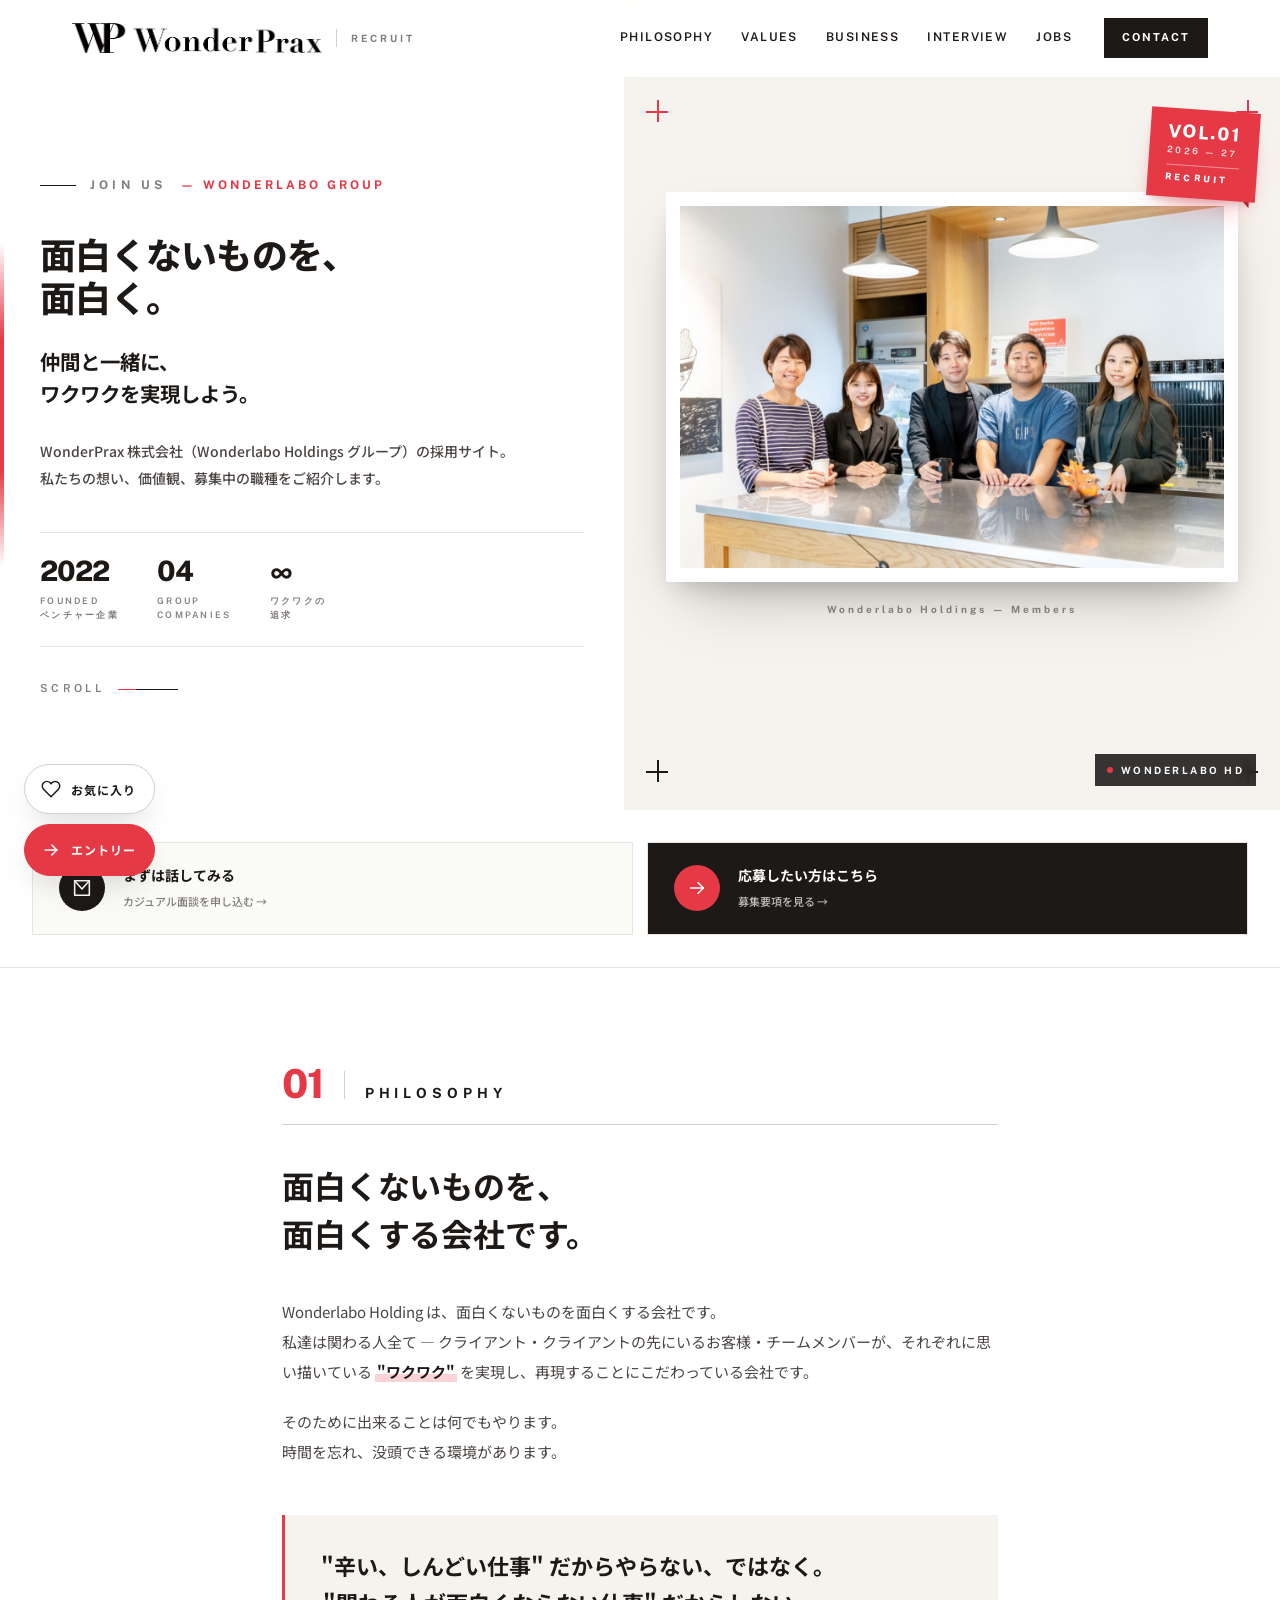
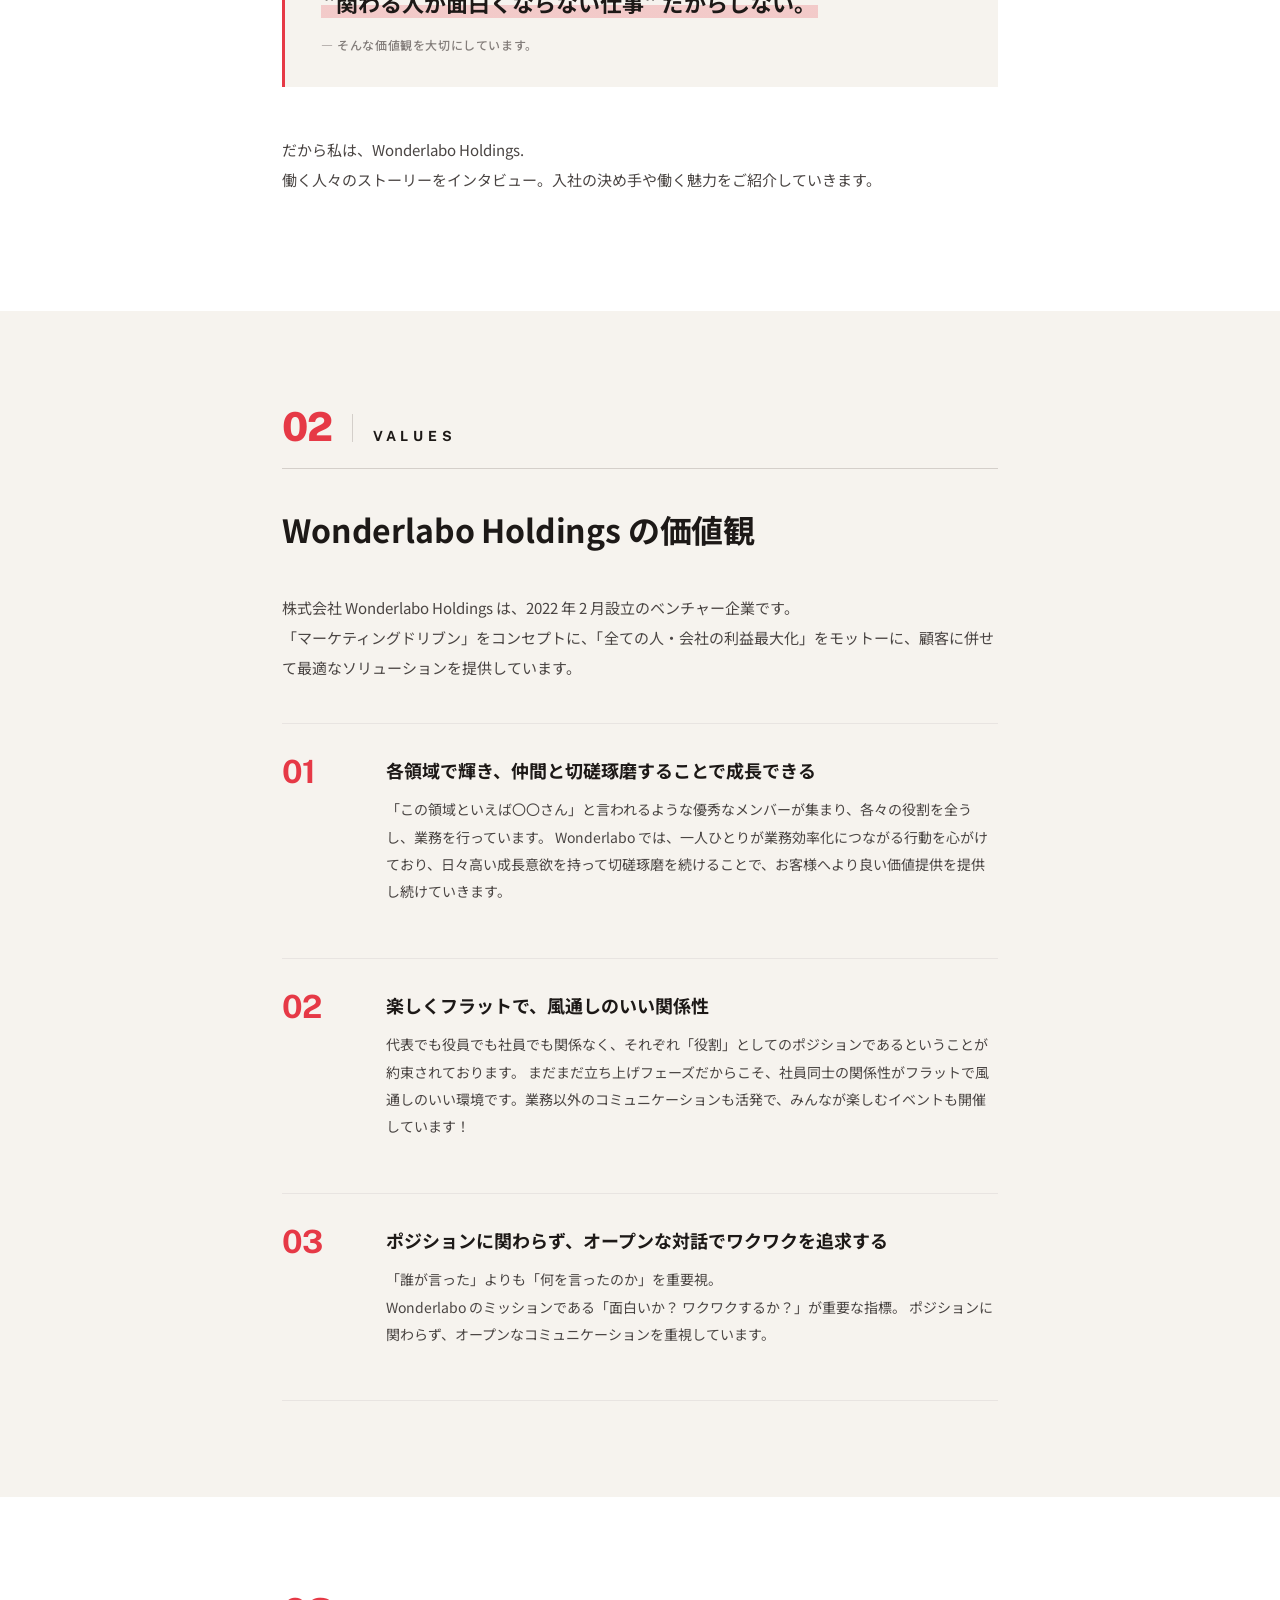
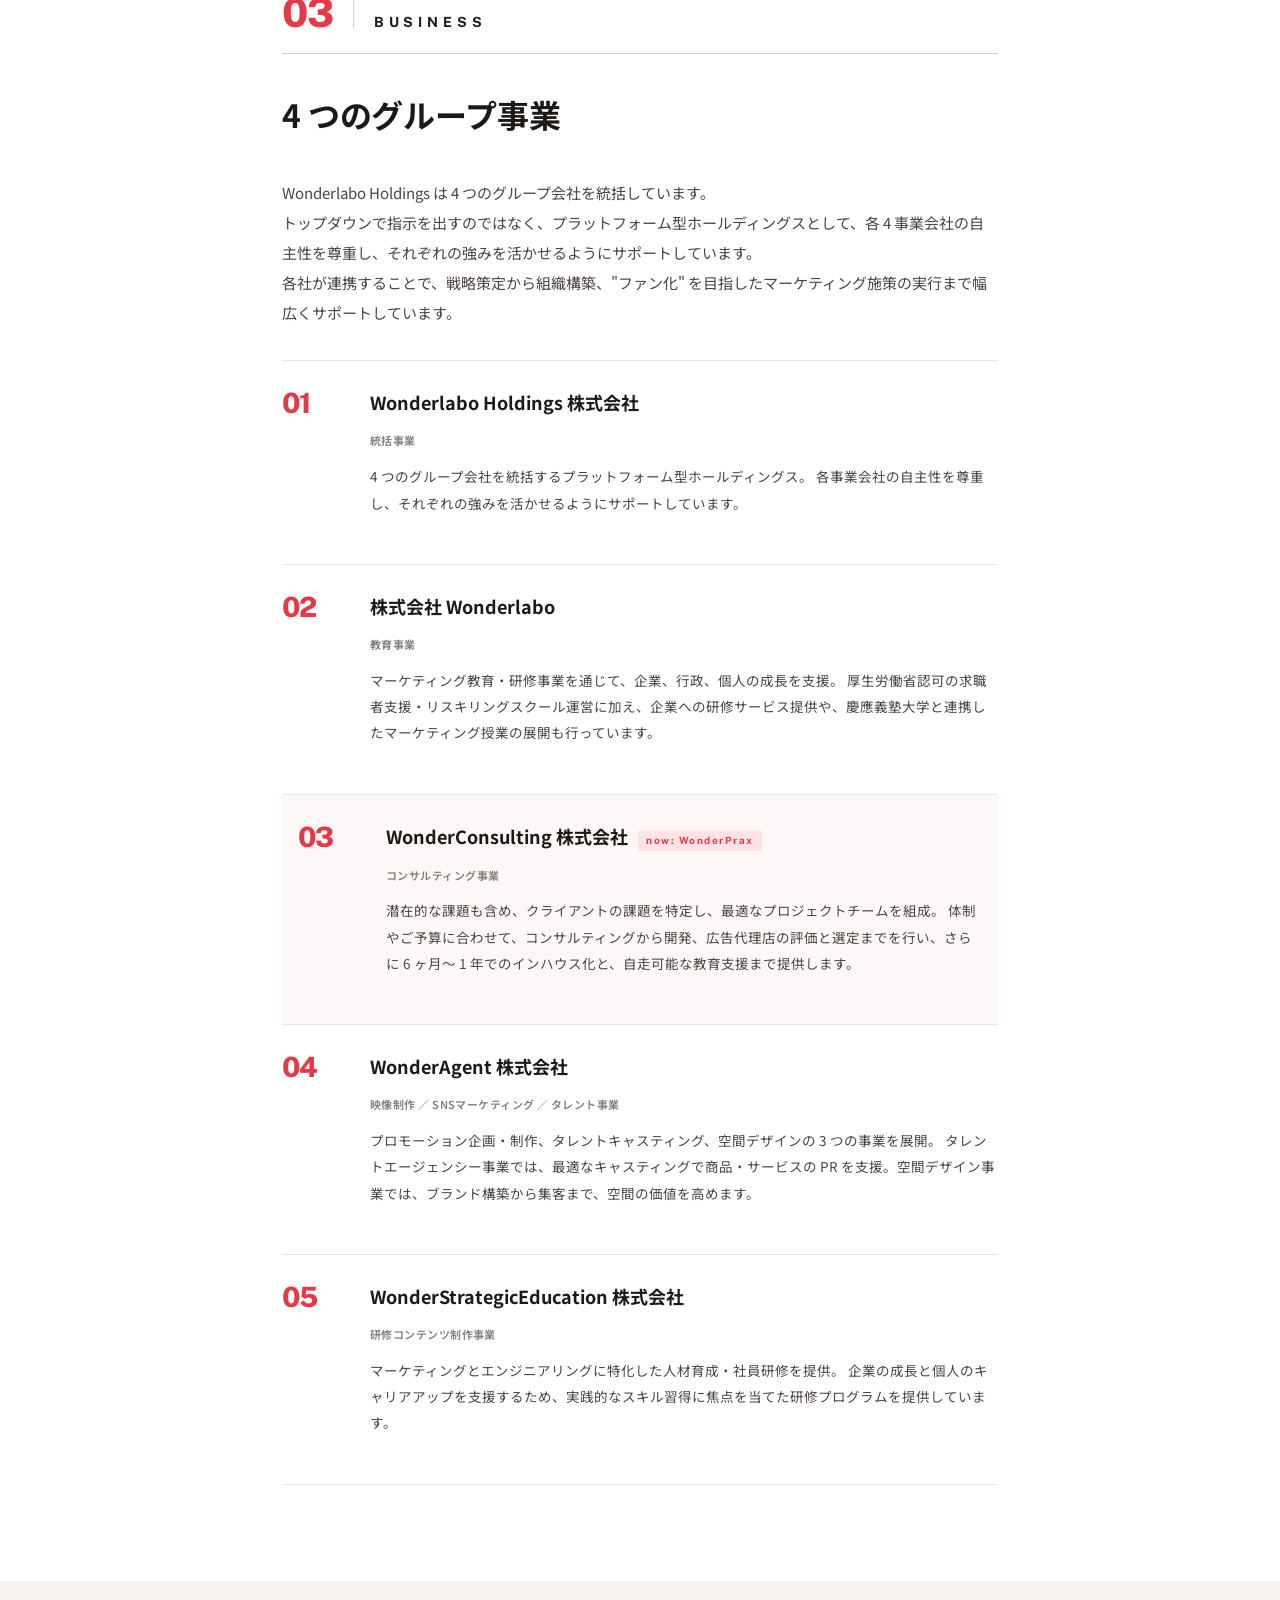
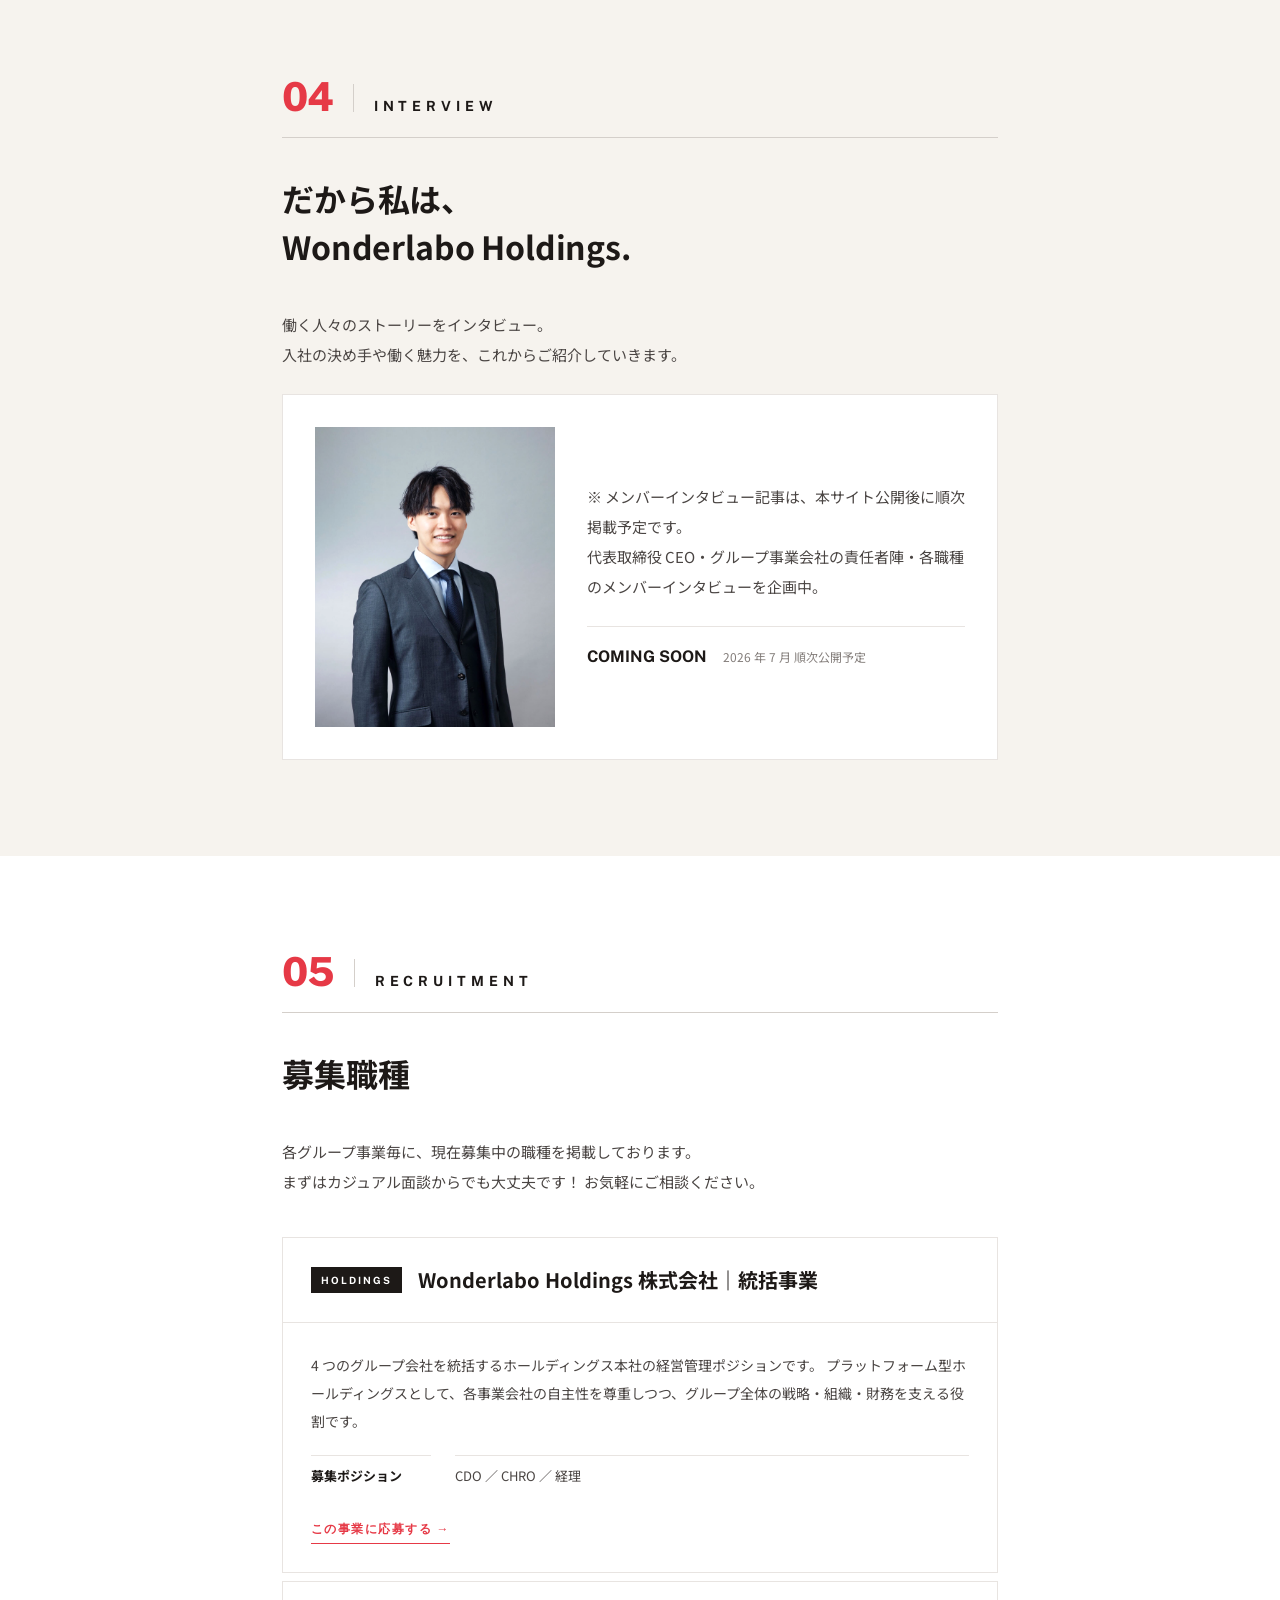
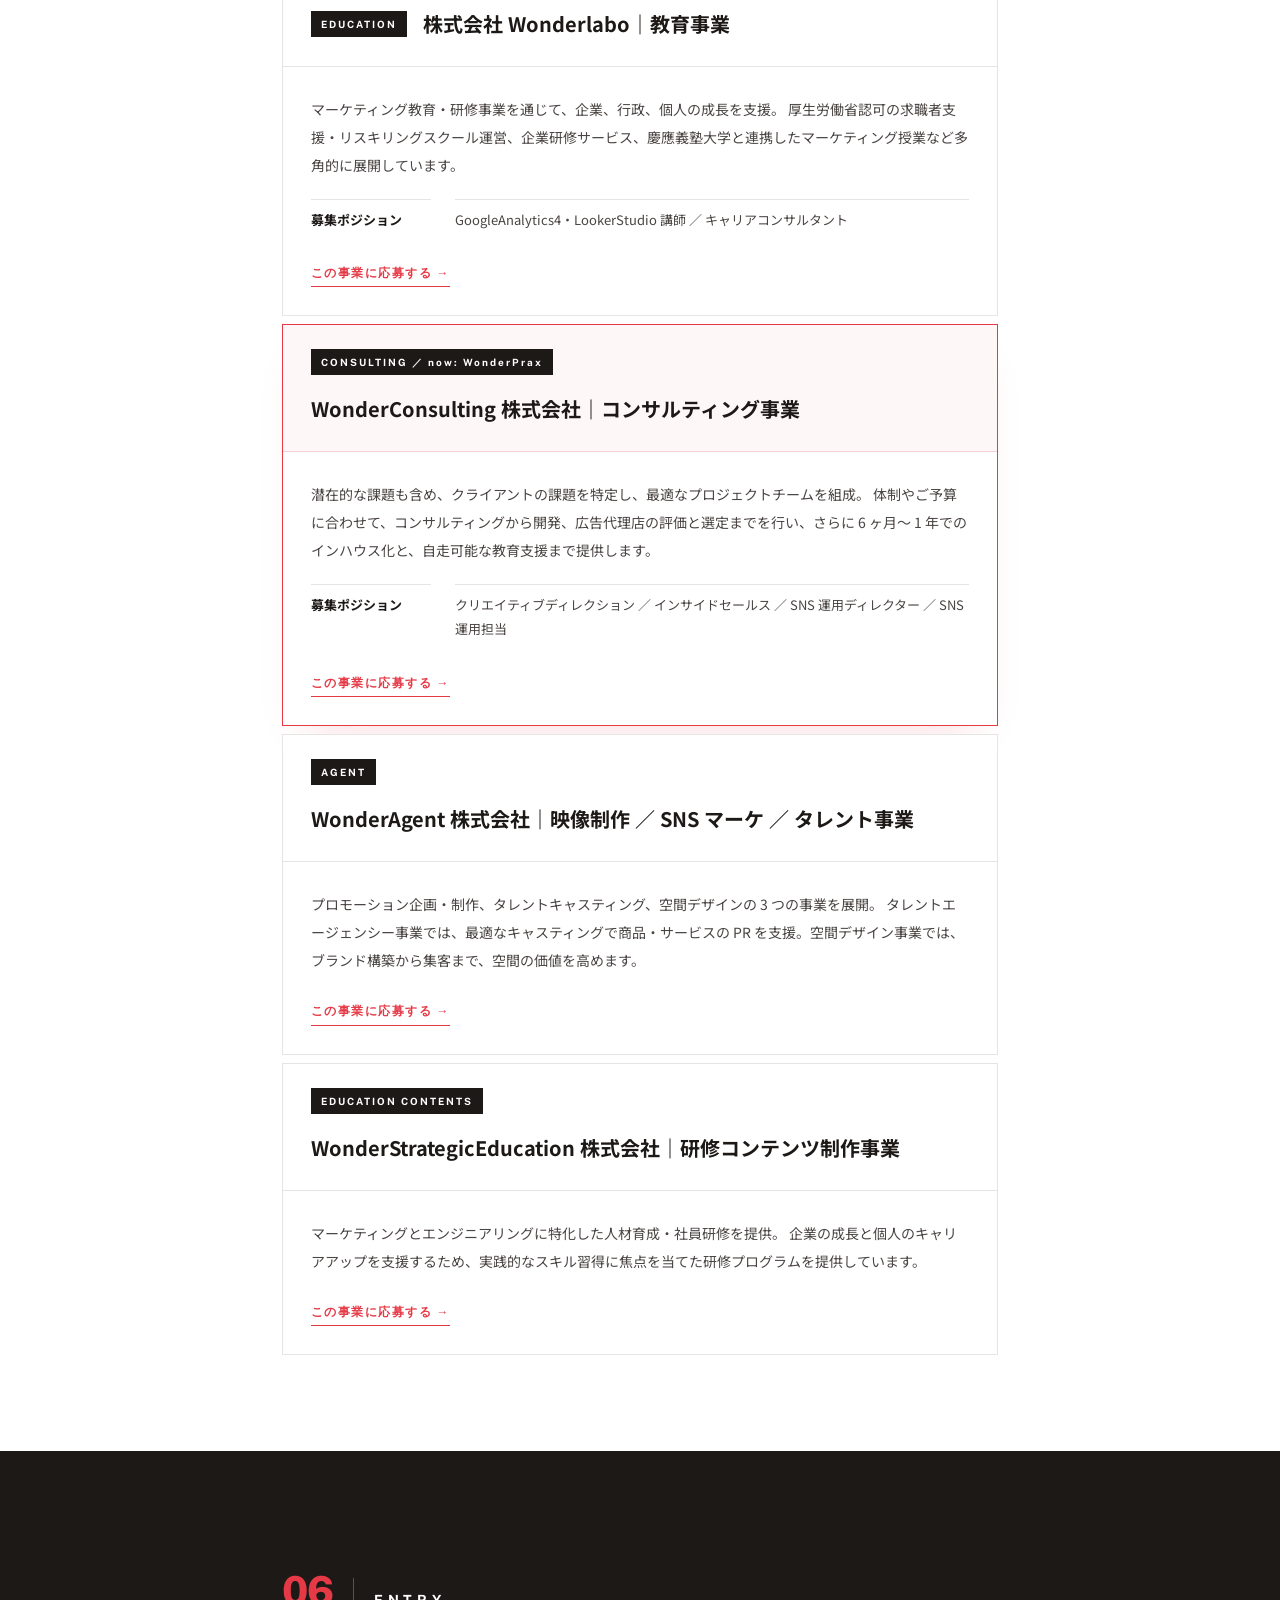
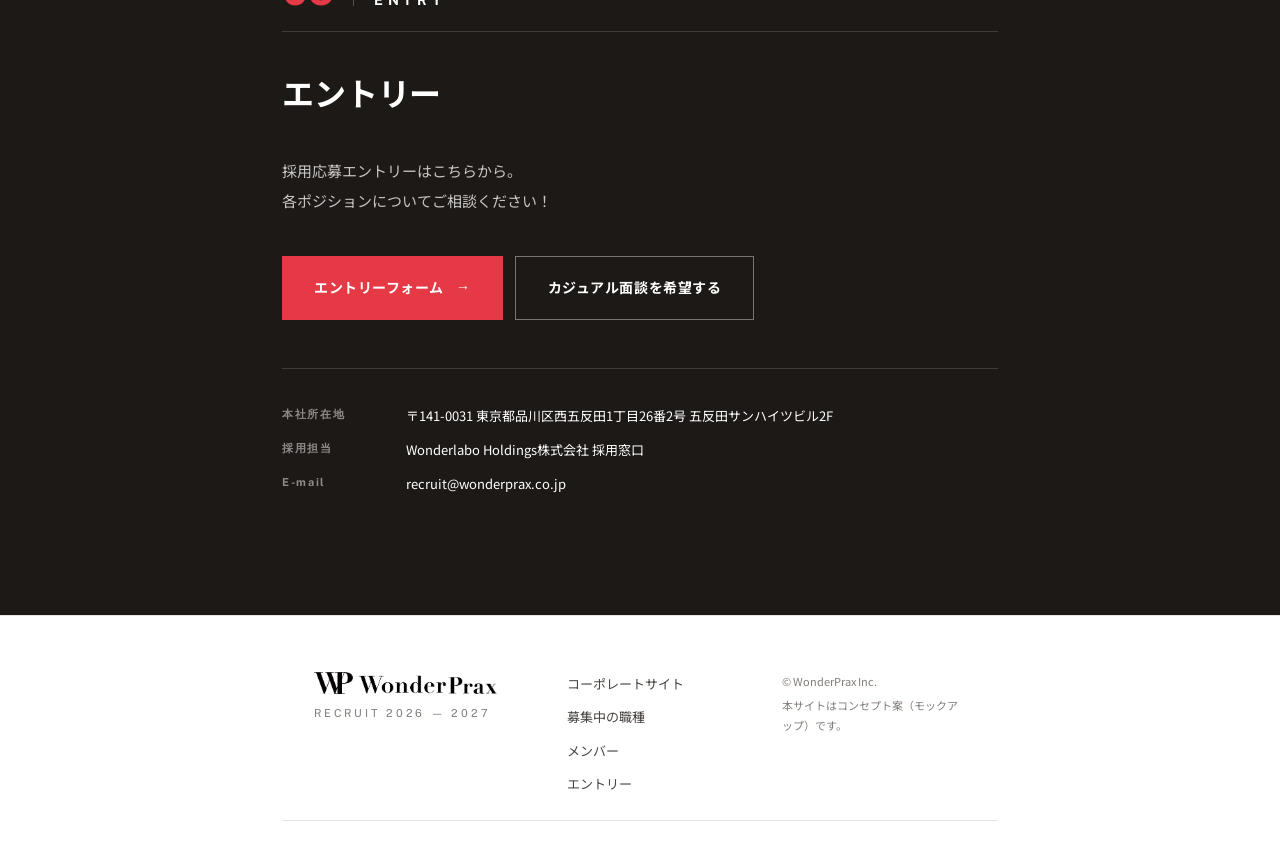
<file: index.html>
<!DOCTYPE html>
<html lang="ja">
<head>
<meta charset="UTF-8">
<meta name="viewport" content="width=device-width, initial-scale=1.0">
<title>RECRUIT ｜ WonderPrax株式会社</title>
<meta name="description" content="WonderPrax株式会社の採用情報。私たちの組織や考え、募集中の職種についてご紹介します。">
<link rel="preconnect" href="https://fonts.googleapis.com">
<link rel="preconnect" href="https://fonts.gstatic.com" crossorigin>
<link href="https://fonts.googleapis.com/css2?family=Public+Sans:wght@400;500;600;700;800&family=Noto+Sans+JP:wght@300;400;500;600;700;800&display=swap" rel="stylesheet">
<link rel="stylesheet" href="style.css?v=20260514-20">
</head>
<body>

<!-- ===== HEADER ===== -->
<header class="site-header" id="header">
  <div class="header-inner">
    <a href="#top" class="logo">
      <img src="assets/logo_wonderprax.png" alt="WonderPrax">
      <span class="logo-tag">RECRUIT</span>
    </a>
    <nav class="nav">
      <a href="#philosophy">PHILOSOPHY</a>
      <a href="#principles">VALUES</a>
      <a href="#evaluation">BUSINESS</a>
      <a href="#team">INTERVIEW</a>
      <a href="#jobs">JOBS</a>
    </nav>
    <a href="#contact" class="btn-entry">CONTACT</a>
  </div>
</header>

<!-- ===== SCROLL PROGRESS ===== -->
<div class="scroll-progress" id="scrollProgress"></div>

<!-- ===== STICKY SIDEBAR NAV ===== -->
<aside class="sidenav" id="sidenav" aria-label="Page navigation">
  <div class="sn-card">
    <div class="sn-head">
      <span class="sn-head-en">INDEX</span>
      <span class="sn-head-jp">目次</span>
    </div>
    <ol>
      <li><a href="#philosophy" data-target="philosophy"><span class="sn-num">01</span><span class="sn-label">想い</span></a></li>
      <li><a href="#principles" data-target="principles"><span class="sn-num">02</span><span class="sn-label">価値観</span></a></li>
      <li><a href="#evaluation" data-target="evaluation"><span class="sn-num">03</span><span class="sn-label">グループ事業</span></a></li>
      <li><a href="#team" data-target="team"><span class="sn-num">04</span><span class="sn-label">インタビュー</span></a></li>
      <li><a href="#jobs" data-target="jobs"><span class="sn-num">05</span><span class="sn-label">募集職種</span></a></li>
      <li><a href="#contact" data-target="contact"><span class="sn-num">06</span><span class="sn-label">エントリー</span></a></li>
    </ol>
  </div>
</aside>

<!-- ===== FLOATING CTA BUTTONS (right-bottom) ===== -->
<div class="floating-cta" id="floatingCta" aria-label="クイックアクション">
  <button type="button" class="fc-btn fc-fav" id="favBtn" aria-label="お気に入りに追加" title="お気に入り">
    <svg viewBox="0 0 24 24" width="20" height="20" fill="none" stroke="currentColor" stroke-width="1.8" stroke-linecap="round" stroke-linejoin="round">
      <path d="M20.84 4.61a5.5 5.5 0 0 0-7.78 0L12 5.67l-1.06-1.06a5.5 5.5 0 0 0-7.78 7.78l1.06 1.06L12 21.23l7.78-7.78 1.06-1.06a5.5 5.5 0 0 0 0-7.78z"/>
    </svg>
    <span class="fc-label">お気に入り</span>
  </button>
  <a href="#contact" class="fc-btn fc-entry">
    <svg viewBox="0 0 24 24" width="20" height="20" fill="none" stroke="currentColor" stroke-width="1.8" stroke-linecap="round" stroke-linejoin="round">
      <path d="M5 12h14"/>
      <path d="M13 6l6 6-6 6"/>
    </svg>
    <span class="fc-label">エントリー</span>
  </a>
</div>

<main class="main" id="top">

<!-- ===== HERO (light split: text card on white, full-height photo on right) ===== -->
<section class="hero hero--light" id="hero">
  <div class="hero-light-grid">

    <div class="hero-light-text">
      <p class="hero-eyebrow"><span></span>JOIN US <em>— WONDERLABO GROUP</em></p>
      <h1 class="hero-title">
        <span class="ht-line"><span class="accent">面白くないもの</span>を、</span>
        <span class="ht-line">面白く。</span>
      </h1>
      <p class="hero-tagline">
        仲間と一緒に、<br>ワクワクを実現しよう。
      </p>
      <p class="hero-subtitle">
        WonderPrax 株式会社（Wonderlabo Holdings グループ）の採用サイト。<br>
        私たちの想い、価値観、募集中の職種をご紹介します。
      </p>
      <div class="hero-meta">
        <div><span class="hm-num">2022</span><span class="hm-lbl">FOUNDED<br>ベンチャー企業</span></div>
        <div><span class="hm-num">04</span><span class="hm-lbl">GROUP<br>COMPANIES</span></div>
        <div><span class="hm-num">∞</span><span class="hm-lbl">ワクワクの<br>追求</span></div>
      </div>
      <a href="#philosophy" class="scroll-hint" aria-label="scroll">
        <span class="sh-text">SCROLL</span>
        <span class="sh-line"></span>
      </a>
    </div>

    <figure class="hero-light-photo">
      <!-- Registration marks at all four corners -->
      <span class="reg-mark reg-mark--tl" aria-hidden="true"></span>
      <span class="reg-mark reg-mark--tr" aria-hidden="true"></span>
      <span class="reg-mark reg-mark--bl" aria-hidden="true"></span>
      <span class="reg-mark reg-mark--br" aria-hidden="true"></span>

      <img src="assets/team_kitchen.jpg" alt="WonderPrax / Wonderlabo Holdings メンバー">

      <!-- Tilted editorial badge over top-right -->
      <div class="photo-badge" aria-hidden="true">
        <span class="pb-num">VOL.01</span>
        <span class="pb-year">2026 — 27</span>
        <span class="pb-tag">RECRUIT</span>
      </div>

      <!-- Bottom-right: brand tag -->
      <div class="photo-tag" aria-hidden="true">
        <span class="pt-dot"></span>
        WONDERLABO HD
      </div>

      <figcaption>Wonderlabo Holdings — Members</figcaption>
    </figure>

  </div>
</section>

<!-- ===== HERO CTA STRIP (below hero, white bg) ===== -->
<section class="hero-cta-strip">
  <div class="hero-ctas-wrap">
    <div class="hero-ctas">
      <a href="#contact" class="hero-cta">
        <span class="cta-icon">
          <svg viewBox="0 0 24 24" width="22" height="22" fill="none" stroke="currentColor" stroke-width="1.7" stroke-linecap="round" stroke-linejoin="round">
            <path d="M4 4h16v16H4z"/>
            <polyline points="4,4 12,13 20,4"/>
          </svg>
        </span>
        <span class="cta-body">
          <b>まずは話してみる</b>
          <small>カジュアル面談を申し込む →</small>
        </span>
      </a>
      <a href="#jobs" class="hero-cta primary">
        <span class="cta-icon">
          <svg viewBox="0 0 24 24" width="22" height="22" fill="none" stroke="currentColor" stroke-width="1.7" stroke-linecap="round" stroke-linejoin="round">
            <path d="M5 12h14"/>
            <path d="M13 6l6 6-6 6"/>
          </svg>
        </span>
        <span class="cta-body">
          <b>応募したい方はこちら</b>
          <small>募集要項を見る →</small>
        </span>
      </a>
    </div>
  </div>
</section>

<!-- ===== PHILOSOPHY ===== -->
<section class="section" id="philosophy">
  <div class="container">
    <div class="section-eyebrow">
      <div class="se-row">
        <span class="se-num">01</span>
        <span class="se-divider"></span>
        <span class="se-label">PHILOSOPHY</span>
      </div>
      <span class="se-line"></span>
    </div>
    <h2 class="section-title">面白くないものを、<br>面白くする会社です。</h2>
    <div class="section-body">
      <p>
        Wonderlabo Holding は、面白くないものを面白くする会社です。<br>
        私達は関わる人全て — クライアント・クライアントの先にいるお客様・チームメンバーが、それぞれに思い描いている <em>"ワクワク"</em> を実現し、再現することにこだわっている会社です。
      </p>
      <p>
        そのために出来ることは何でもやります。<br>
        時間を忘れ、没頭できる環境があります。
      </p>
      <blockquote class="pull-quote">
        <p>
          "辛い、しんどい仕事" だからやらない、ではなく。<br>
          <em>"関わる人が面白くならない仕事" だからしない。</em>
        </p>
        <cite>— そんな価値観を大切にしています。</cite>
      </blockquote>
      <p>
        だから私は、Wonderlabo Holdings.<br>
        働く人々のストーリーをインタビュー。入社の決め手や働く魅力をご紹介していきます。
      </p>
    </div>
  </div>
</section>

<!-- ===== VALUES ===== -->
<section class="section section-tinted" id="principles">
  <div class="container">
    <div class="section-eyebrow">
      <div class="se-row">
        <span class="se-num">02</span>
        <span class="se-divider"></span>
        <span class="se-label">VALUES</span>
      </div>
      <span class="se-line"></span>
    </div>
    <h2 class="section-title">Wonderlabo Holdings の価値観</h2>
    <div class="section-body">
      <p>
        株式会社 Wonderlabo Holdings は、2022 年 2 月設立のベンチャー企業です。<br>
        「マーケティングドリブン」をコンセプトに、「全ての人・会社の利益最大化」をモットーに、顧客に併せて最適なソリューションを提供しています。
      </p>

      <ol class="principles">
        <li>
          <div class="p-num">01</div>
          <div class="p-text">
            <h3>各領域で輝き、仲間と切磋琢磨することで成長できる</h3>
            <p>
              「この領域といえば〇〇さん」と言われるような優秀なメンバーが集まり、各々の役割を全うし、業務を行っています。
              Wonderlabo では、一人ひとりが業務効率化につながる行動を心がけており、日々高い成長意欲を持って切磋琢磨を続けることで、お客様へより良い価値提供を提供し続けていきます。
            </p>
          </div>
        </li>
        <li>
          <div class="p-num">02</div>
          <div class="p-text">
            <h3>楽しくフラットで、風通しのいい関係性</h3>
            <p>
              代表でも役員でも社員でも関係なく、それぞれ「役割」としてのポジションであるということが約束されております。
              まだまだ立ち上げフェーズだからこそ、社員同士の関係性がフラットで風通しのいい環境です。業務以外のコミュニケーションも活発で、みんなが楽しむイベントも開催しています！
            </p>
          </div>
        </li>
        <li>
          <div class="p-num">03</div>
          <div class="p-text">
            <h3>ポジションに関わらず、オープンな対話でワクワクを追求する</h3>
            <p>
              「誰が言った」よりも「何を言ったのか」を重要視。<br>
              Wonderlabo のミッションである「面白いか？ ワクワクするか？」が重要な指標。
              ポジションに関わらず、オープンなコミュニケーションを重視しています。
            </p>
          </div>
        </li>
      </ol>
    </div>
  </div>
</section>

<!-- ===== GROUP BUSINESSES ===== -->
<section class="section" id="evaluation">
  <div class="container">
    <div class="section-eyebrow">
      <div class="se-row">
        <span class="se-num">03</span>
        <span class="se-divider"></span>
        <span class="se-label">BUSINESS</span>
      </div>
      <span class="se-line"></span>
    </div>
    <h2 class="section-title">4 つのグループ事業</h2>
    <div class="section-body">
      <p>
        Wonderlabo Holdings は 4 つのグループ会社を統括しています。<br>
        トップダウンで指示を出すのではなく、プラットフォーム型ホールディングスとして、各 4 事業会社の自主性を尊重し、それぞれの強みを活かせるようにサポートしています。<br>
        各社が連携することで、戦略策定から組織構築、"ファン化" を目指したマーケティング施策の実行まで幅広くサポートしています。
      </p>

      <div class="biz-list">
        <article class="biz-row">
          <div class="biz-num">01</div>
          <div class="biz-body">
            <h3>Wonderlabo Holdings 株式会社</h3>
            <span class="biz-tag">統括事業</span>
            <p>
              4 つのグループ会社を統括するプラットフォーム型ホールディングス。
              各事業会社の自主性を尊重し、それぞれの強みを活かせるようにサポートしています。
            </p>
          </div>
        </article>
        <article class="biz-row">
          <div class="biz-num">02</div>
          <div class="biz-body">
            <h3>株式会社 Wonderlabo</h3>
            <span class="biz-tag">教育事業</span>
            <p>
              マーケティング教育・研修事業を通じて、企業、行政、個人の成長を支援。
              厚生労働省認可の求職者支援・リスキリングスクール運営に加え、企業への研修サービス提供や、慶應義塾大学と連携したマーケティング授業の展開も行っています。
            </p>
          </div>
        </article>
        <article class="biz-row featured">
          <div class="biz-num">03</div>
          <div class="biz-body">
            <h3>WonderConsulting 株式会社 <span class="biz-now">now: WonderPrax</span></h3>
            <span class="biz-tag">コンサルティング事業</span>
            <p>
              潜在的な課題も含め、クライアントの課題を特定し、最適なプロジェクトチームを組成。
              体制やご予算に合わせて、コンサルティングから開発、広告代理店の評価と選定までを行い、さらに 6 ヶ月〜 1 年でのインハウス化と、自走可能な教育支援まで提供します。
            </p>
          </div>
        </article>
        <article class="biz-row">
          <div class="biz-num">04</div>
          <div class="biz-body">
            <h3>WonderAgent 株式会社</h3>
            <span class="biz-tag">映像制作 ／ SNSマーケティング ／ タレント事業</span>
            <p>
              プロモーション企画・制作、タレントキャスティング、空間デザインの 3 つの事業を展開。
              タレントエージェンシー事業では、最適なキャスティングで商品・サービスの PR を支援。空間デザイン事業では、ブランド構築から集客まで、空間の価値を高めます。
            </p>
          </div>
        </article>
        <article class="biz-row">
          <div class="biz-num">05</div>
          <div class="biz-body">
            <h3>WonderStrategicEducation 株式会社</h3>
            <span class="biz-tag">研修コンテンツ制作事業</span>
            <p>
              マーケティングとエンジニアリングに特化した人材育成・社員研修を提供。
              企業の成長と個人のキャリアアップを支援するため、実践的なスキル習得に焦点を当てた研修プログラムを提供しています。
            </p>
          </div>
        </article>
      </div>
    </div>
  </div>
</section>

<!-- ===== INTERVIEW ===== -->
<section class="section section-tinted" id="team">
  <div class="container">
    <div class="section-eyebrow">
      <div class="se-row">
        <span class="se-num">04</span>
        <span class="se-divider"></span>
        <span class="se-label">INTERVIEW</span>
      </div>
      <span class="se-line"></span>
    </div>
    <h2 class="section-title">だから私は、<br>Wonderlabo Holdings.</h2>
    <div class="section-body">
      <p>
        働く人々のストーリーをインタビュー。<br>
        入社の決め手や働く魅力を、これからご紹介していきます。
      </p>
    </div>

    <article class="member-card">
      <figure class="member-photo">
        <img src="assets/member_01.jpg" alt="">
      </figure>
      <div class="member-text">
        <p>
          ※ メンバーインタビュー記事は、本サイト公開後に順次掲載予定です。<br>
          代表取締役 CEO・グループ事業会社の責任者陣・各職種のメンバーインタビューを企画中。
        </p>
        <footer>
          <strong>COMING SOON</strong>
          <span>2026 年 7 月 順次公開予定</span>
        </footer>
      </div>
    </article>

  </div>
</section>

<!-- ===== JOBS ===== -->
<section class="section" id="jobs">
  <div class="container">
    <div class="section-eyebrow">
      <div class="se-row">
        <span class="se-num">05</span>
        <span class="se-divider"></span>
        <span class="se-label">RECRUITMENT</span>
      </div>
      <span class="se-line"></span>
    </div>
    <h2 class="section-title">募集職種</h2>
    <div class="section-body">
      <p>
        各グループ事業毎に、現在募集中の職種を掲載しております。<br>
        まずはカジュアル面談からでも大丈夫です！ お気軽にご相談ください。
      </p>

      <div class="job-list">

        <article class="job-row">
          <header>
            <span class="job-tag">HOLDINGS</span>
            <h3>Wonderlabo Holdings 株式会社｜統括事業</h3>
          </header>
          <div class="job-body">
            <p>
              4 つのグループ会社を統括するホールディングス本社の経営管理ポジションです。
              プラットフォーム型ホールディングスとして、各事業会社の自主性を尊重しつつ、グループ全体の戦略・組織・財務を支える役割です。
            </p>
            <dl>
              <dt>募集ポジション</dt>
              <dd>CDO ／ CHRO ／ 経理</dd>
            </dl>
            <a href="#contact" class="job-cta">この事業に応募する →</a>
          </div>
        </article>

        <article class="job-row">
          <header>
            <span class="job-tag">EDUCATION</span>
            <h3>株式会社 Wonderlabo｜教育事業</h3>
          </header>
          <div class="job-body">
            <p>
              マーケティング教育・研修事業を通じて、企業、行政、個人の成長を支援。
              厚生労働省認可の求職者支援・リスキリングスクール運営、企業研修サービス、慶應義塾大学と連携したマーケティング授業など多角的に展開しています。
            </p>
            <dl>
              <dt>募集ポジション</dt>
              <dd>GoogleAnalytics4・LookerStudio 講師 ／ キャリアコンサルタント</dd>
            </dl>
            <a href="#contact" class="job-cta">この事業に応募する →</a>
          </div>
        </article>

        <article class="job-row featured">
          <header>
            <span class="job-tag">CONSULTING ／ now: WonderPrax</span>
            <h3>WonderConsulting 株式会社｜コンサルティング事業</h3>
          </header>
          <div class="job-body">
            <p>
              潜在的な課題も含め、クライアントの課題を特定し、最適なプロジェクトチームを組成。
              体制やご予算に合わせて、コンサルティングから開発、広告代理店の評価と選定までを行い、さらに 6 ヶ月〜 1 年でのインハウス化と、自走可能な教育支援まで提供します。
            </p>
            <dl>
              <dt>募集ポジション</dt>
              <dd>クリエイティブディレクション ／ インサイドセールス ／ SNS 運用ディレクター ／ SNS 運用担当</dd>
            </dl>
            <a href="#contact" class="job-cta">この事業に応募する →</a>
          </div>
        </article>

        <article class="job-row">
          <header>
            <span class="job-tag">AGENT</span>
            <h3>WonderAgent 株式会社｜映像制作 ／ SNS マーケ ／ タレント事業</h3>
          </header>
          <div class="job-body">
            <p>
              プロモーション企画・制作、タレントキャスティング、空間デザインの 3 つの事業を展開。
              タレントエージェンシー事業では、最適なキャスティングで商品・サービスの PR を支援。空間デザイン事業では、ブランド構築から集客まで、空間の価値を高めます。
            </p>
            <a href="#contact" class="job-cta">この事業に応募する →</a>
          </div>
        </article>

        <article class="job-row">
          <header>
            <span class="job-tag">EDUCATION CONTENTS</span>
            <h3>WonderStrategicEducation 株式会社｜研修コンテンツ制作事業</h3>
          </header>
          <div class="job-body">
            <p>
              マーケティングとエンジニアリングに特化した人材育成・社員研修を提供。
              企業の成長と個人のキャリアアップを支援するため、実践的なスキル習得に焦点を当てた研修プログラムを提供しています。
            </p>
            <a href="#contact" class="job-cta">この事業に応募する →</a>
          </div>
        </article>

      </div>
    </div>
  </div>
</section>

<!-- ===== ENTRY ===== -->
<section class="section section-cta" id="contact">
  <div class="container">
    <div class="section-eyebrow light">
      <div class="se-row">
        <span class="se-num">06</span>
        <span class="se-divider"></span>
        <span class="se-label">ENTRY</span>
      </div>
      <span class="se-line"></span>
    </div>
    <h2 class="section-title light">エントリー</h2>
    <p class="cta-lead">
      採用応募エントリーはこちらから。<br>
      各ポジションについてご相談ください！
    </p>
    <div class="cta-buttons">
      <a href="mailto:recruit@wonderprax.co.jp" class="cta-btn primary">エントリーフォーム<span>→</span></a>
      <a href="mailto:recruit@wonderprax.co.jp" class="cta-btn ghost">カジュアル面談を希望する</a>
    </div>
    <dl class="cta-info">
      <dt>本社所在地</dt><dd>〒141-0031 東京都品川区西五反田1丁目26番2号 五反田サンハイツビル2F</dd>
      <dt>採用担当</dt><dd>Wonderlabo Holdings株式会社 採用窓口</dd>
      <dt>E-mail</dt><dd>recruit@wonderprax.co.jp</dd>
    </dl>
  </div>
</section>

</main>

<footer class="site-footer">
  <div class="container">
    <div class="foot-grid">
      <div>
        <img src="assets/logo_wonderprax.png" alt="WonderPrax" class="foot-logo">
        <p class="foot-tag">RECRUIT 2026 — 2027</p>
      </div>
      <nav class="foot-nav">
        <a href="https://wonderprax.co.jp/">コーポレートサイト</a>
        <a href="#jobs">募集中の職種</a>
        <a href="#team">メンバー</a>
        <a href="#contact">エントリー</a>
      </nav>
      <div class="foot-meta">
        <p>© WonderPrax Inc.</p>
        <p>本サイトはコンセプト案（モックアップ）です。</p>
      </div>
    </div>
  </div>
</footer>

<script src="script.js?v=20260514-20"></script>
</body>
</html>
</file>
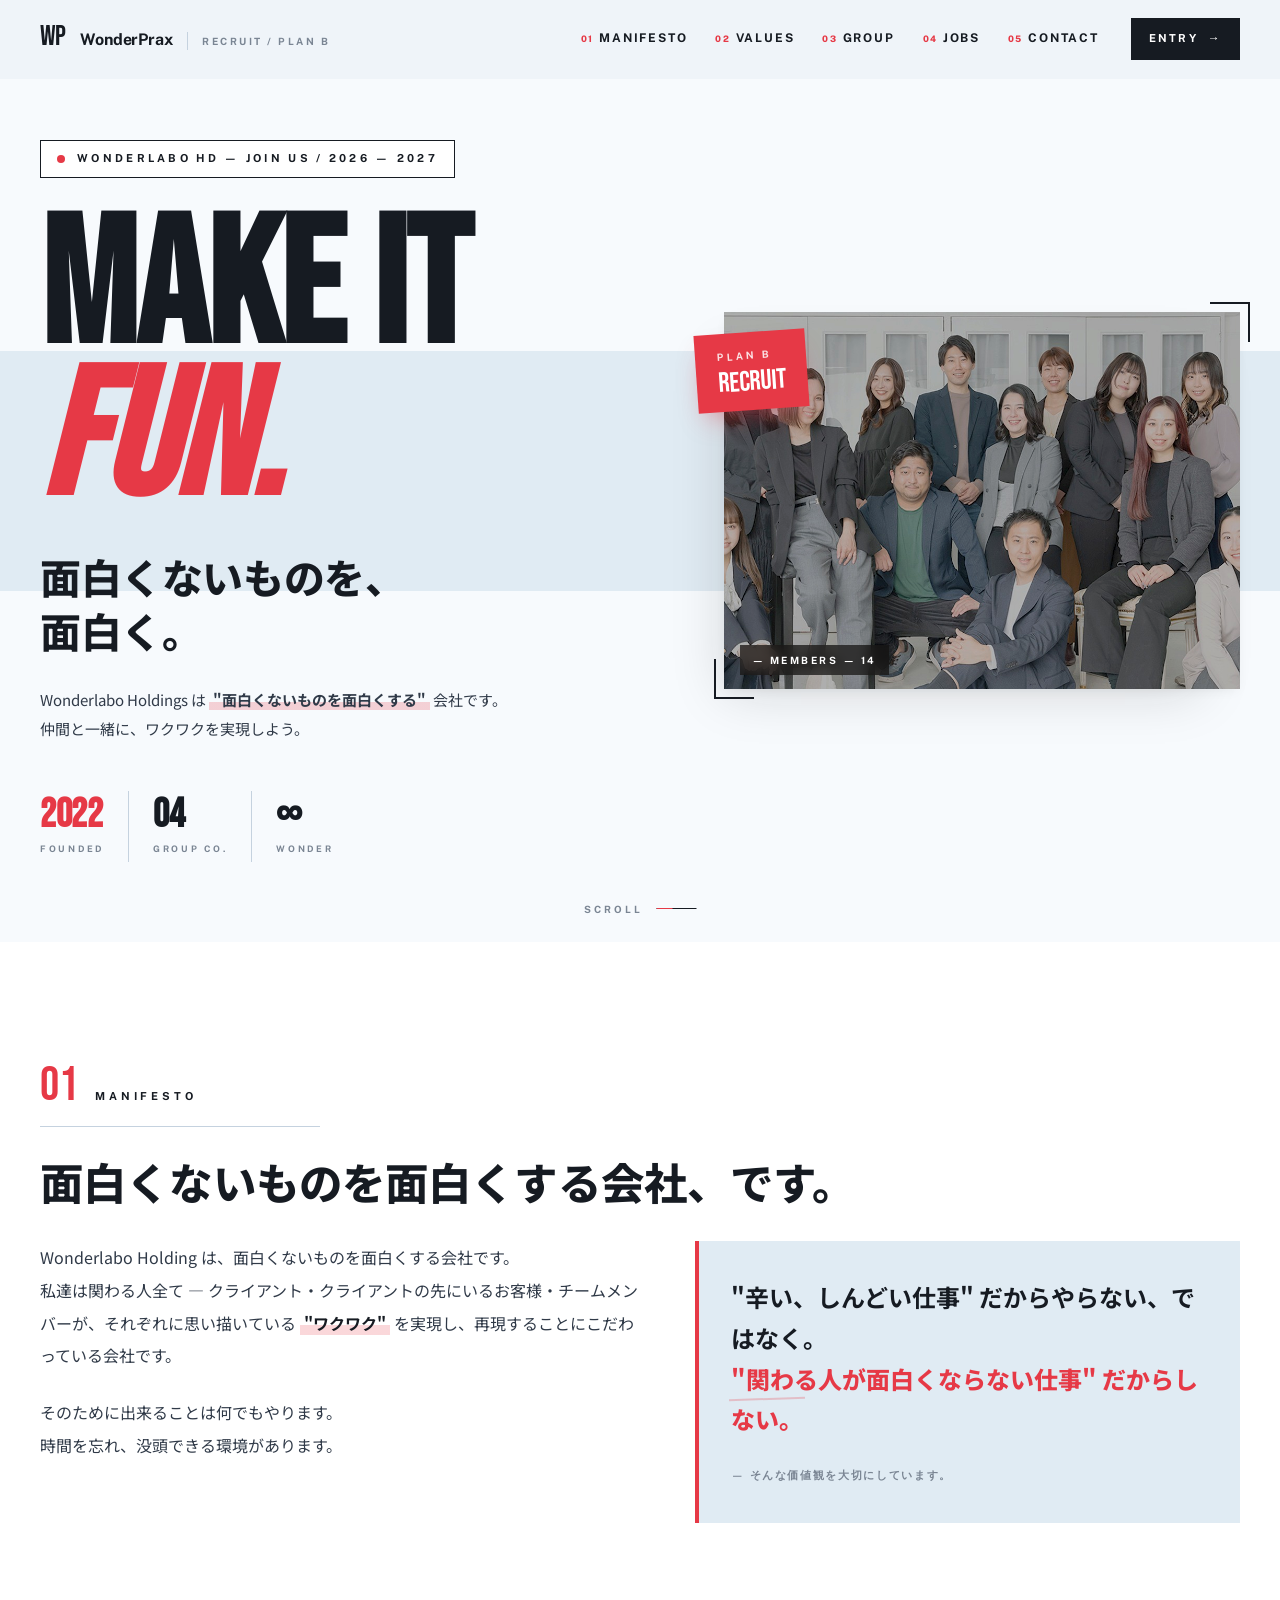
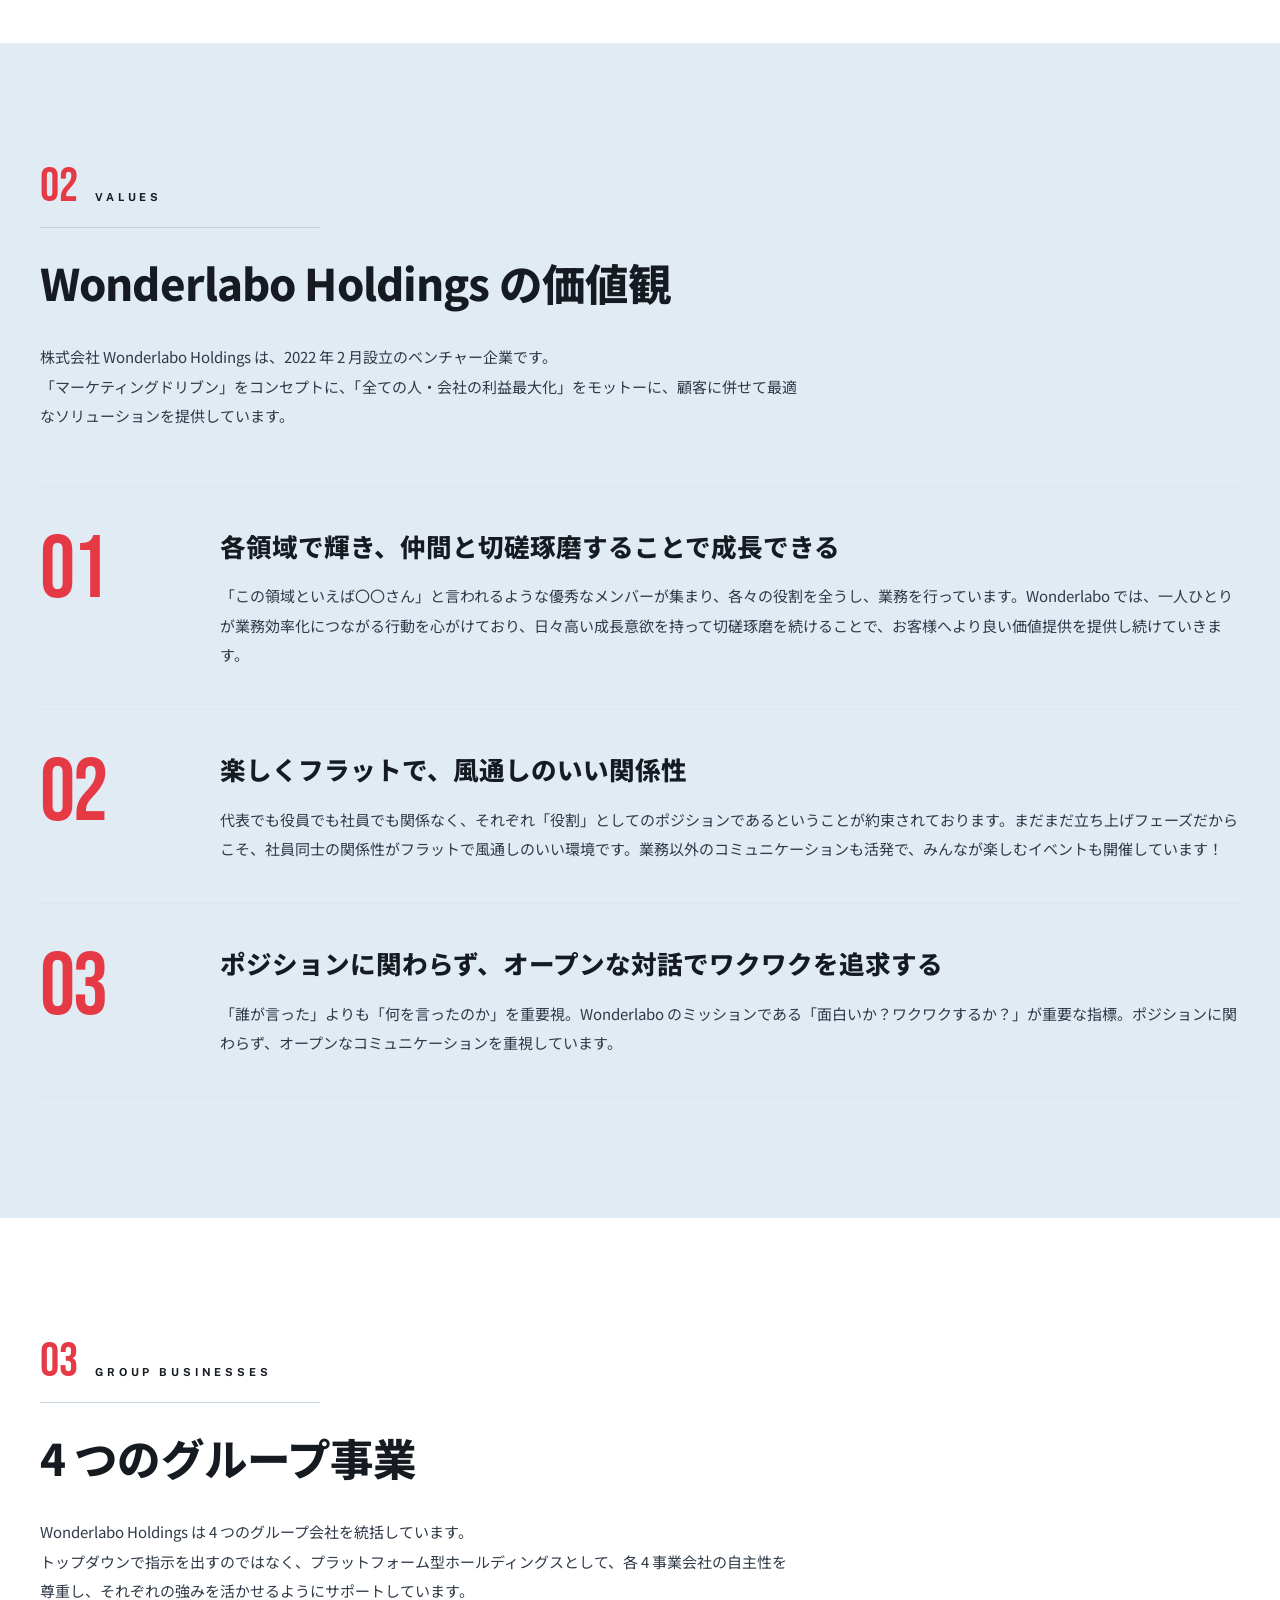
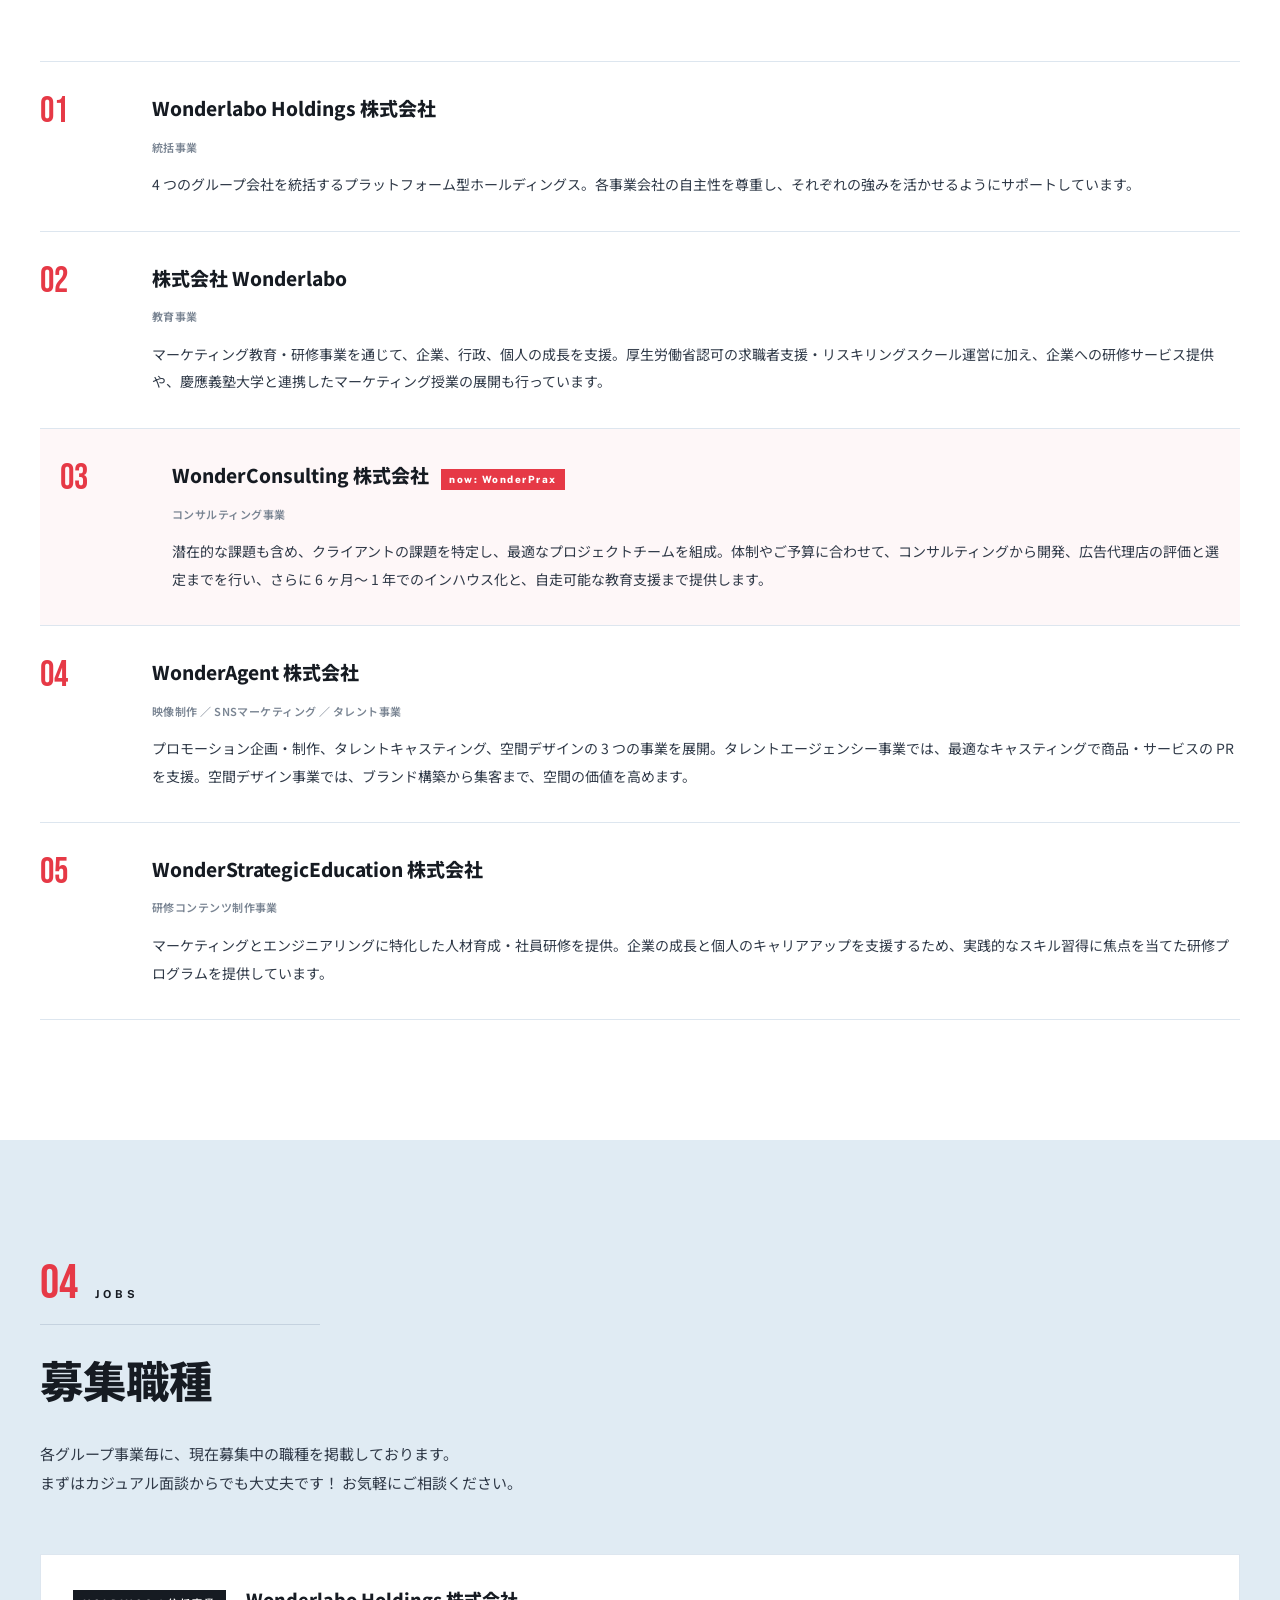
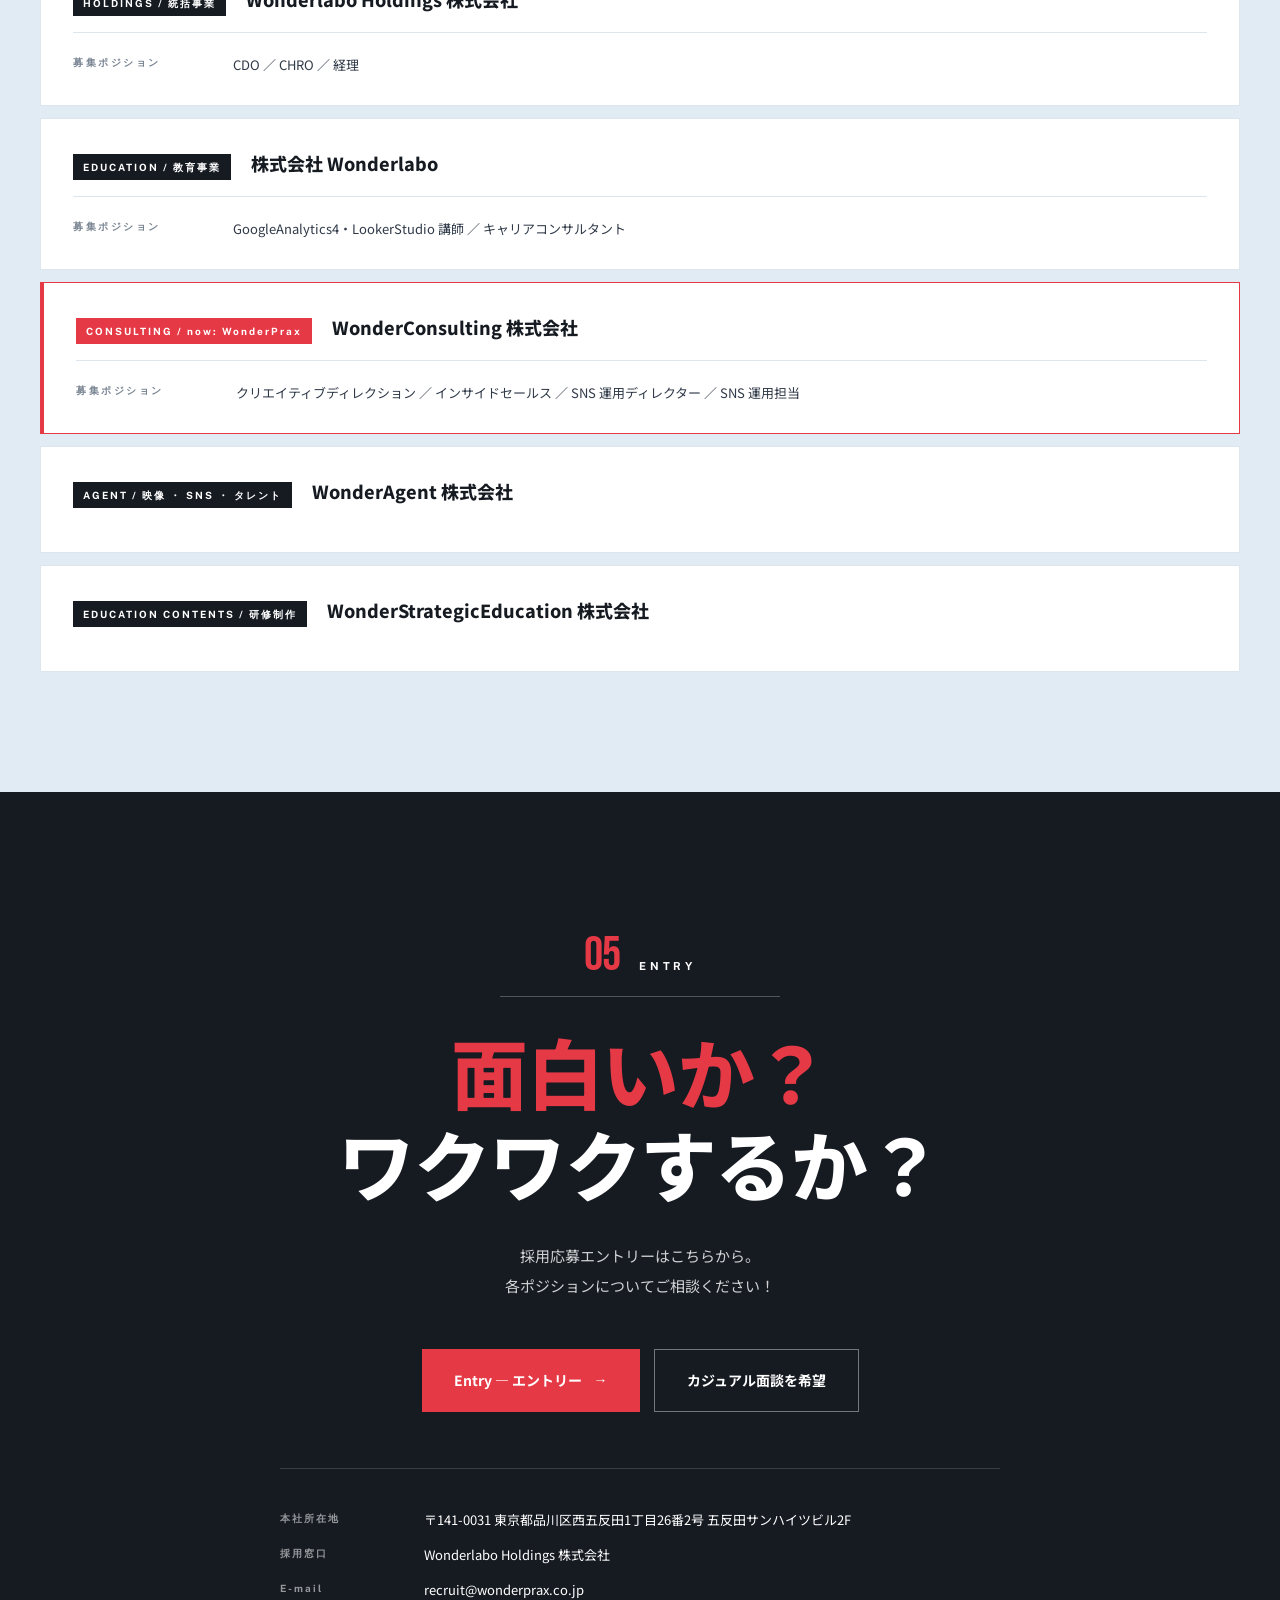
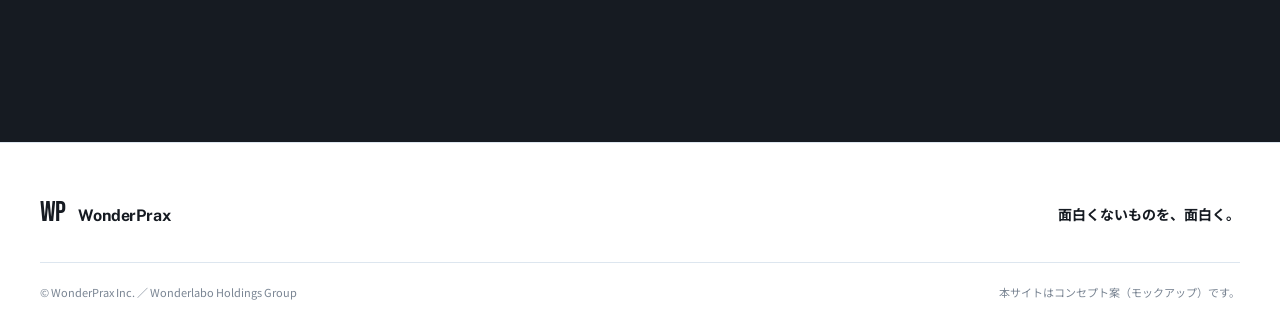
<file: b/index.html>
<!DOCTYPE html>
<html lang="ja">
<head>
<meta charset="UTF-8">
<meta name="viewport" content="width=device-width, initial-scale=1.0">
<title>RECRUIT — B案 ｜ WonderPrax 株式会社</title>
<meta name="description" content="WonderPrax 株式会社 採用サイト B案 — Wonderlabo Holdings グループ採用情報">
<link rel="preconnect" href="https://fonts.googleapis.com">
<link rel="preconnect" href="https://fonts.gstatic.com" crossorigin>
<link href="https://fonts.googleapis.com/css2?family=Public+Sans:wght@400;500;600;700;800;900&family=Noto+Sans+JP:wght@300;400;500;600;700;800;900&family=Bebas+Neue&display=swap" rel="stylesheet">
<link rel="stylesheet" href="style.css?v=20260514-b8">
</head>
<body>

<!-- ===== HEADER ===== -->
<header class="hdr" id="hdr">
  <a href="#top" class="hdr-logo">
    <span class="hl-mark">WP</span>
    <span class="hl-name">WonderPrax</span>
    <span class="hl-tag">RECRUIT / PLAN B</span>
  </a>
  <nav class="hdr-nav">
    <a href="#manifesto"><i>01</i>MANIFESTO</a>
    <a href="#values"><i>02</i>VALUES</a>
    <a href="#group"><i>03</i>GROUP</a>
    <a href="#jobs"><i>04</i>JOBS</a>
    <a href="#entry"><i>05</i>CONTACT</a>
  </nav>
  <a href="#entry" class="hdr-cta">
    ENTRY
    <span class="hc-arrow">→</span>
  </a>
</header>

<main id="top">

<!-- ===== HERO ===== -->
<section class="hero" id="hero">
  <div class="hero-grid">
    <div class="hero-text">
      <p class="hero-kicker">
        <span class="hk-dot"></span>
        WONDERLABO HD — JOIN US / 2026 — 2027
      </p>

      <h1 class="hero-headline">
        <span class="hh-en">MAKE IT</span>
        <span class="hh-en accent">FUN.</span>
      </h1>

      <p class="hero-jp">
        面白くないものを、<br>面白く。
      </p>

      <p class="hero-sub">
        Wonderlabo Holdings は <em>"面白くないものを面白くする"</em> 会社です。<br>
        仲間と一緒に、ワクワクを実現しよう。
      </p>

      <div class="hero-stats">
        <div><b>2022</b><span>FOUNDED</span></div>
        <div><b>04</b><span>GROUP CO.</span></div>
        <div><b>∞</b><span>WONDER</span></div>
      </div>
    </div>

    <div class="hero-visual">
      <figure class="hv-main">
        <img src="../assets/team_bright.jpg" alt="Wonderlabo Holdings メンバー">
        <span class="hv-tag">— MEMBERS — 14</span>
      </figure>
      <div class="hv-badge">
        <span class="hb-label">PLAN B</span>
        <span class="hb-num">RECRUIT</span>
      </div>
      <div class="hv-corner hv-corner--tr"></div>
      <div class="hv-corner hv-corner--bl"></div>
    </div>
  </div>

  <a href="#manifesto" class="hero-scroll" aria-label="scroll">
    SCROLL <span></span>
  </a>
</section>

<!-- ===== MANIFESTO ===== -->
<section class="section section--manifesto" id="manifesto">
  <div class="container">
    <div class="sec-head">
      <span class="sh-num">01</span>
      <span class="sh-label">MANIFESTO</span>
    </div>
    <h2 class="sec-title">面白くないものを面白くする会社、です。</h2>

    <div class="manifesto-grid">
      <div class="manifesto-body">
        <p>
          Wonderlabo Holding は、面白くないものを面白くする会社です。<br>
          私達は関わる人全て — クライアント・クライアントの先にいるお客様・チームメンバーが、それぞれに思い描いている <em>"ワクワク"</em> を実現し、再現することにこだわっている会社です。
        </p>
        <p>
          そのために出来ることは何でもやります。<br>
          時間を忘れ、没頭できる環境があります。
        </p>
      </div>
      <blockquote class="manifesto-quote">
        <p>
          "辛い、しんどい仕事" だからやらない、ではなく。<br>
          <em>"関わる人が面白くならない仕事" だからしない。</em>
        </p>
        <cite>— そんな価値観を大切にしています。</cite>
      </blockquote>
    </div>
  </div>
</section>

<!-- ===== VALUES ===== -->
<section class="section section--values" id="values">
  <div class="container">
    <div class="sec-head">
      <span class="sh-num">02</span>
      <span class="sh-label">VALUES</span>
    </div>
    <h2 class="sec-title">Wonderlabo Holdings の価値観</h2>
    <p class="sec-lead">
      株式会社 Wonderlabo Holdings は、2022 年 2 月設立のベンチャー企業です。<br>
      「マーケティングドリブン」をコンセプトに、「全ての人・会社の利益最大化」をモットーに、顧客に併せて最適なソリューションを提供しています。
    </p>

    <ol class="value-list">
      <li>
        <span class="vl-num">01</span>
        <div class="vl-body">
          <h3>各領域で輝き、仲間と切磋琢磨することで成長できる</h3>
          <p>「この領域といえば〇〇さん」と言われるような優秀なメンバーが集まり、各々の役割を全うし、業務を行っています。Wonderlabo では、一人ひとりが業務効率化につながる行動を心がけており、日々高い成長意欲を持って切磋琢磨を続けることで、お客様へより良い価値提供を提供し続けていきます。</p>
        </div>
      </li>
      <li>
        <span class="vl-num">02</span>
        <div class="vl-body">
          <h3>楽しくフラットで、風通しのいい関係性</h3>
          <p>代表でも役員でも社員でも関係なく、それぞれ「役割」としてのポジションであるということが約束されております。まだまだ立ち上げフェーズだからこそ、社員同士の関係性がフラットで風通しのいい環境です。業務以外のコミュニケーションも活発で、みんなが楽しむイベントも開催しています！</p>
        </div>
      </li>
      <li>
        <span class="vl-num">03</span>
        <div class="vl-body">
          <h3>ポジションに関わらず、オープンな対話でワクワクを追求する</h3>
          <p>「誰が言った」よりも「何を言ったのか」を重要視。Wonderlabo のミッションである「面白いか？ワクワクするか？」が重要な指標。ポジションに関わらず、オープンなコミュニケーションを重視しています。</p>
        </div>
      </li>
    </ol>
  </div>
</section>

<!-- ===== GROUP ===== -->
<section class="section section--group" id="group">
  <div class="container">
    <div class="sec-head">
      <span class="sh-num">03</span>
      <span class="sh-label">GROUP BUSINESSES</span>
    </div>
    <h2 class="sec-title">4 つのグループ事業</h2>
    <p class="sec-lead">
      Wonderlabo Holdings は 4 つのグループ会社を統括しています。<br>
      トップダウンで指示を出すのではなく、プラットフォーム型ホールディングスとして、各 4 事業会社の自主性を尊重し、それぞれの強みを活かせるようにサポートしています。
    </p>

    <div class="group-list">
      <article class="group-row">
        <div class="gr-num">01</div>
        <div class="gr-body">
          <h3>Wonderlabo Holdings 株式会社</h3>
          <span class="gr-tag">統括事業</span>
          <p>4 つのグループ会社を統括するプラットフォーム型ホールディングス。各事業会社の自主性を尊重し、それぞれの強みを活かせるようにサポートしています。</p>
        </div>
      </article>
      <article class="group-row">
        <div class="gr-num">02</div>
        <div class="gr-body">
          <h3>株式会社 Wonderlabo</h3>
          <span class="gr-tag">教育事業</span>
          <p>マーケティング教育・研修事業を通じて、企業、行政、個人の成長を支援。厚生労働省認可の求職者支援・リスキリングスクール運営に加え、企業への研修サービス提供や、慶應義塾大学と連携したマーケティング授業の展開も行っています。</p>
        </div>
      </article>
      <article class="group-row group-row--featured">
        <div class="gr-num">03</div>
        <div class="gr-body">
          <h3>WonderConsulting 株式会社 <span class="gr-now">now: WonderPrax</span></h3>
          <span class="gr-tag">コンサルティング事業</span>
          <p>潜在的な課題も含め、クライアントの課題を特定し、最適なプロジェクトチームを組成。体制やご予算に合わせて、コンサルティングから開発、広告代理店の評価と選定までを行い、さらに 6 ヶ月〜 1 年でのインハウス化と、自走可能な教育支援まで提供します。</p>
        </div>
      </article>
      <article class="group-row">
        <div class="gr-num">04</div>
        <div class="gr-body">
          <h3>WonderAgent 株式会社</h3>
          <span class="gr-tag">映像制作 ／ SNSマーケティング ／ タレント事業</span>
          <p>プロモーション企画・制作、タレントキャスティング、空間デザインの 3 つの事業を展開。タレントエージェンシー事業では、最適なキャスティングで商品・サービスの PR を支援。空間デザイン事業では、ブランド構築から集客まで、空間の価値を高めます。</p>
        </div>
      </article>
      <article class="group-row">
        <div class="gr-num">05</div>
        <div class="gr-body">
          <h3>WonderStrategicEducation 株式会社</h3>
          <span class="gr-tag">研修コンテンツ制作事業</span>
          <p>マーケティングとエンジニアリングに特化した人材育成・社員研修を提供。企業の成長と個人のキャリアアップを支援するため、実践的なスキル習得に焦点を当てた研修プログラムを提供しています。</p>
        </div>
      </article>
    </div>
  </div>
</section>

<!-- ===== JOBS ===== -->
<section class="section section--jobs" id="jobs">
  <div class="container">
    <div class="sec-head">
      <span class="sh-num">04</span>
      <span class="sh-label">JOBS</span>
    </div>
    <h2 class="sec-title">募集職種</h2>
    <p class="sec-lead">
      各グループ事業毎に、現在募集中の職種を掲載しております。<br>
      まずはカジュアル面談からでも大丈夫です！ お気軽にご相談ください。
    </p>

    <div class="job-list">
      <article class="job-row">
        <header>
          <span class="job-tag">HOLDINGS / 統括事業</span>
          <h3>Wonderlabo Holdings 株式会社</h3>
        </header>
        <dl>
          <dt>募集ポジション</dt>
          <dd>CDO ／ CHRO ／ 経理</dd>
        </dl>
      </article>
      <article class="job-row">
        <header>
          <span class="job-tag">EDUCATION / 教育事業</span>
          <h3>株式会社 Wonderlabo</h3>
        </header>
        <dl>
          <dt>募集ポジション</dt>
          <dd>GoogleAnalytics4・LookerStudio 講師 ／ キャリアコンサルタント</dd>
        </dl>
      </article>
      <article class="job-row job-row--featured">
        <header>
          <span class="job-tag">CONSULTING / now: WonderPrax</span>
          <h3>WonderConsulting 株式会社</h3>
        </header>
        <dl>
          <dt>募集ポジション</dt>
          <dd>クリエイティブディレクション ／ インサイドセールス ／ SNS 運用ディレクター ／ SNS 運用担当</dd>
        </dl>
      </article>
      <article class="job-row">
        <header>
          <span class="job-tag">AGENT / 映像 ・ SNS ・ タレント</span>
          <h3>WonderAgent 株式会社</h3>
        </header>
      </article>
      <article class="job-row">
        <header>
          <span class="job-tag">EDUCATION CONTENTS / 研修制作</span>
          <h3>WonderStrategicEducation 株式会社</h3>
        </header>
      </article>
    </div>
  </div>
</section>

<!-- ===== ENTRY ===== -->
<section class="section section--entry" id="entry">
  <div class="container">
    <div class="sec-head light">
      <span class="sh-num">05</span>
      <span class="sh-label">ENTRY</span>
    </div>
    <h2 class="entry-massive">
      <em>面白いか？</em><br>
      ワクワクするか？
    </h2>
    <p class="entry-lead">
      採用応募エントリーはこちらから。<br>
      各ポジションについてご相談ください！
    </p>
    <div class="entry-actions">
      <a href="mailto:recruit@wonderprax.co.jp" class="entry-btn entry-btn--primary">
        Entry — エントリー <span>→</span>
      </a>
      <a href="mailto:recruit@wonderprax.co.jp" class="entry-btn entry-btn--ghost">
        カジュアル面談を希望
      </a>
    </div>
    <dl class="entry-info">
      <dt>本社所在地</dt><dd>〒141-0031 東京都品川区西五反田1丁目26番2号 五反田サンハイツビル2F</dd>
      <dt>採用窓口</dt><dd>Wonderlabo Holdings 株式会社</dd>
      <dt>E-mail</dt><dd>recruit@wonderprax.co.jp</dd>
    </dl>
  </div>
</section>

</main>

<footer class="ftr">
  <div class="container">
    <div class="ftr-top">
      <div class="ftr-brand">
        <span class="hl-mark">WP</span>
        <span class="hl-name">WonderPrax</span>
      </div>
      <p class="ftr-tag">面白くないものを、面白く。</p>
    </div>
    <div class="ftr-bottom">
      <span>© WonderPrax Inc. ／ Wonderlabo Holdings Group</span>
      <span>本サイトはコンセプト案（モックアップ）です。</span>
    </div>
  </div>
</footer>

<script src="script.js?v=20260514-b8"></script>
</body>
</html>
</file>
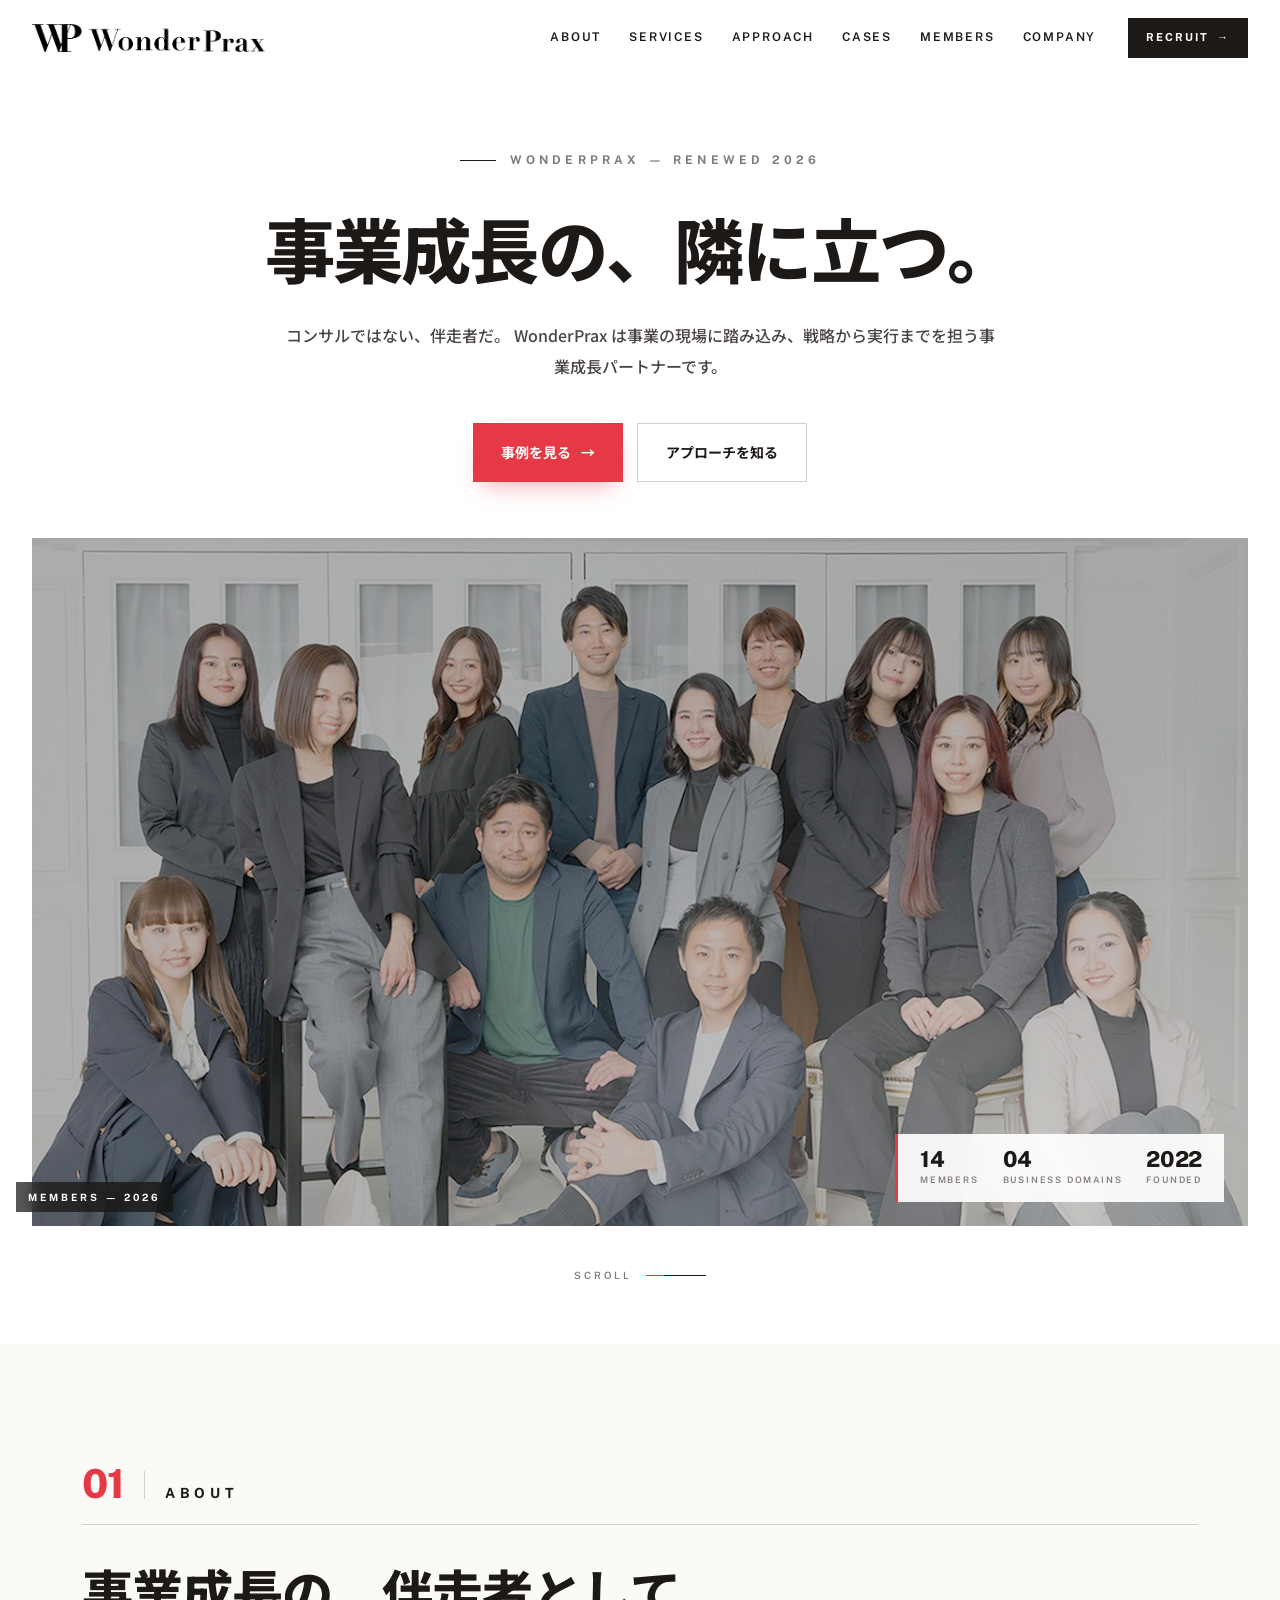
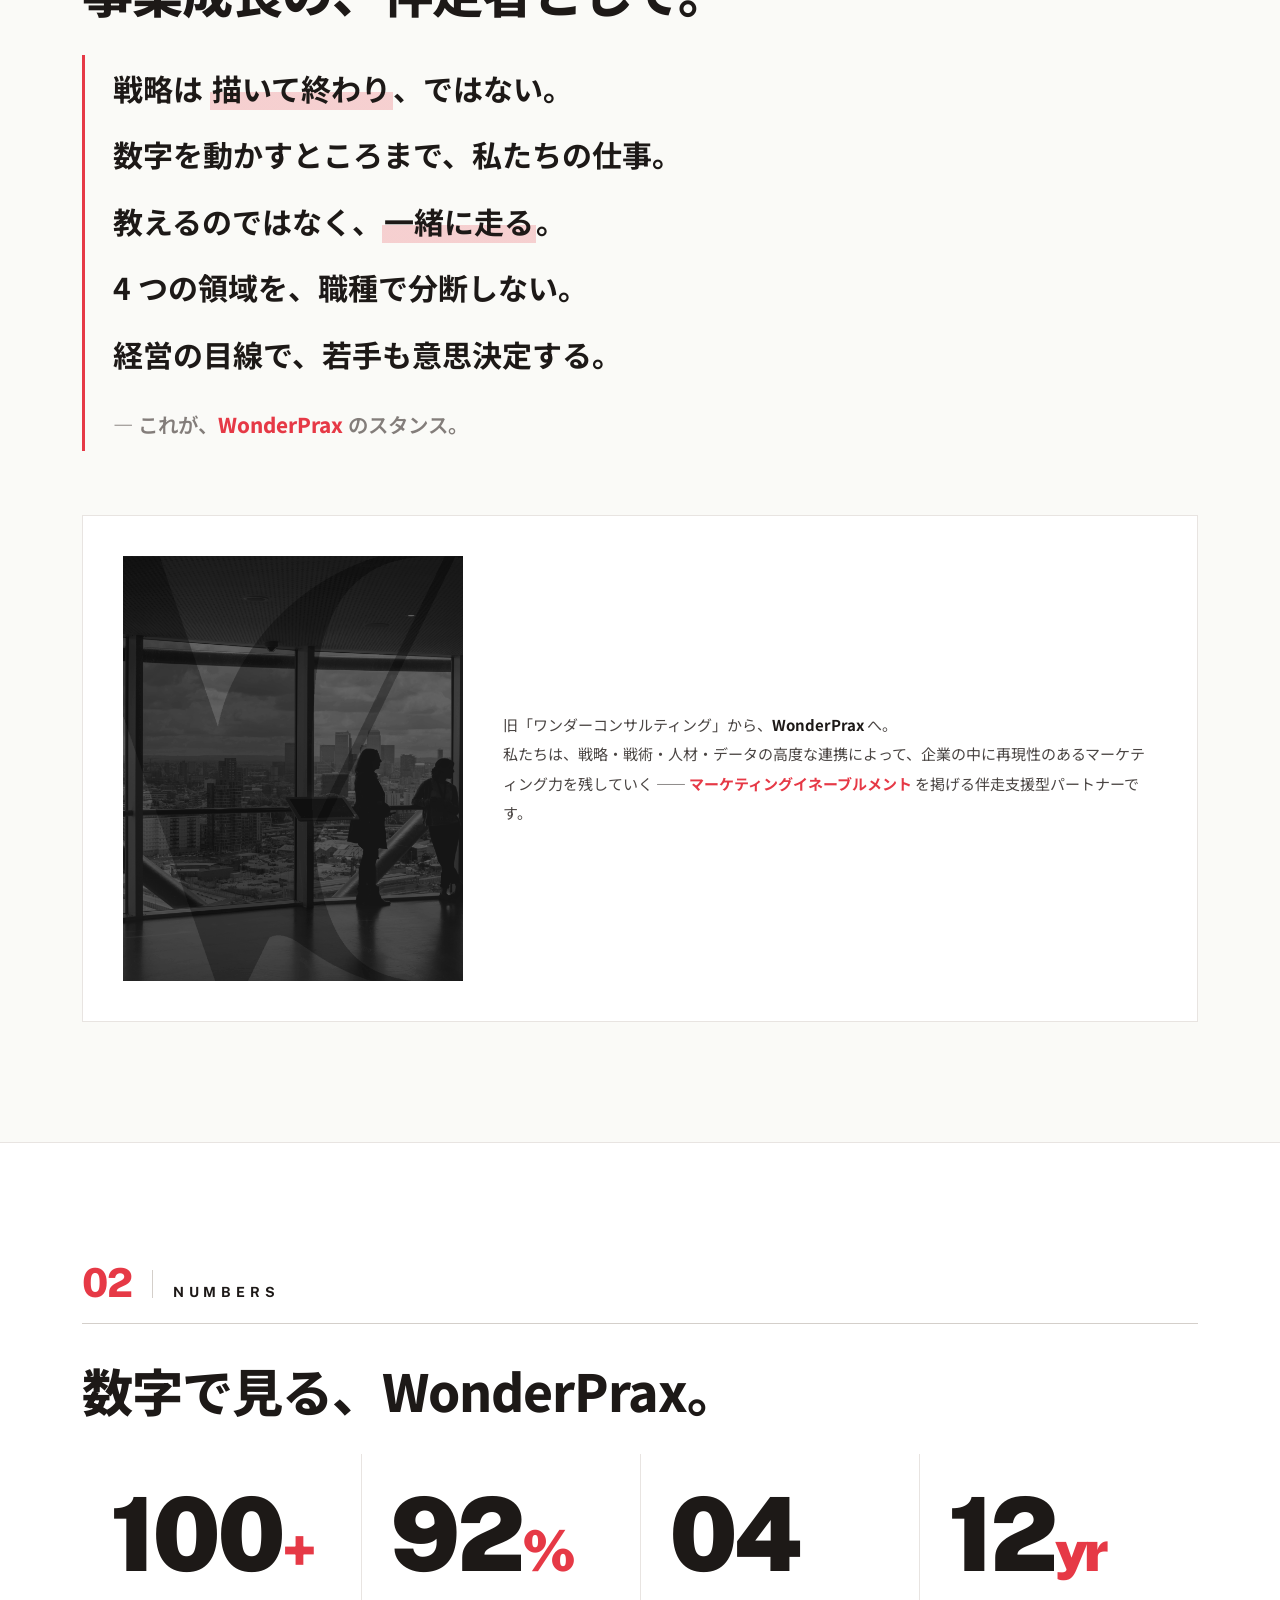
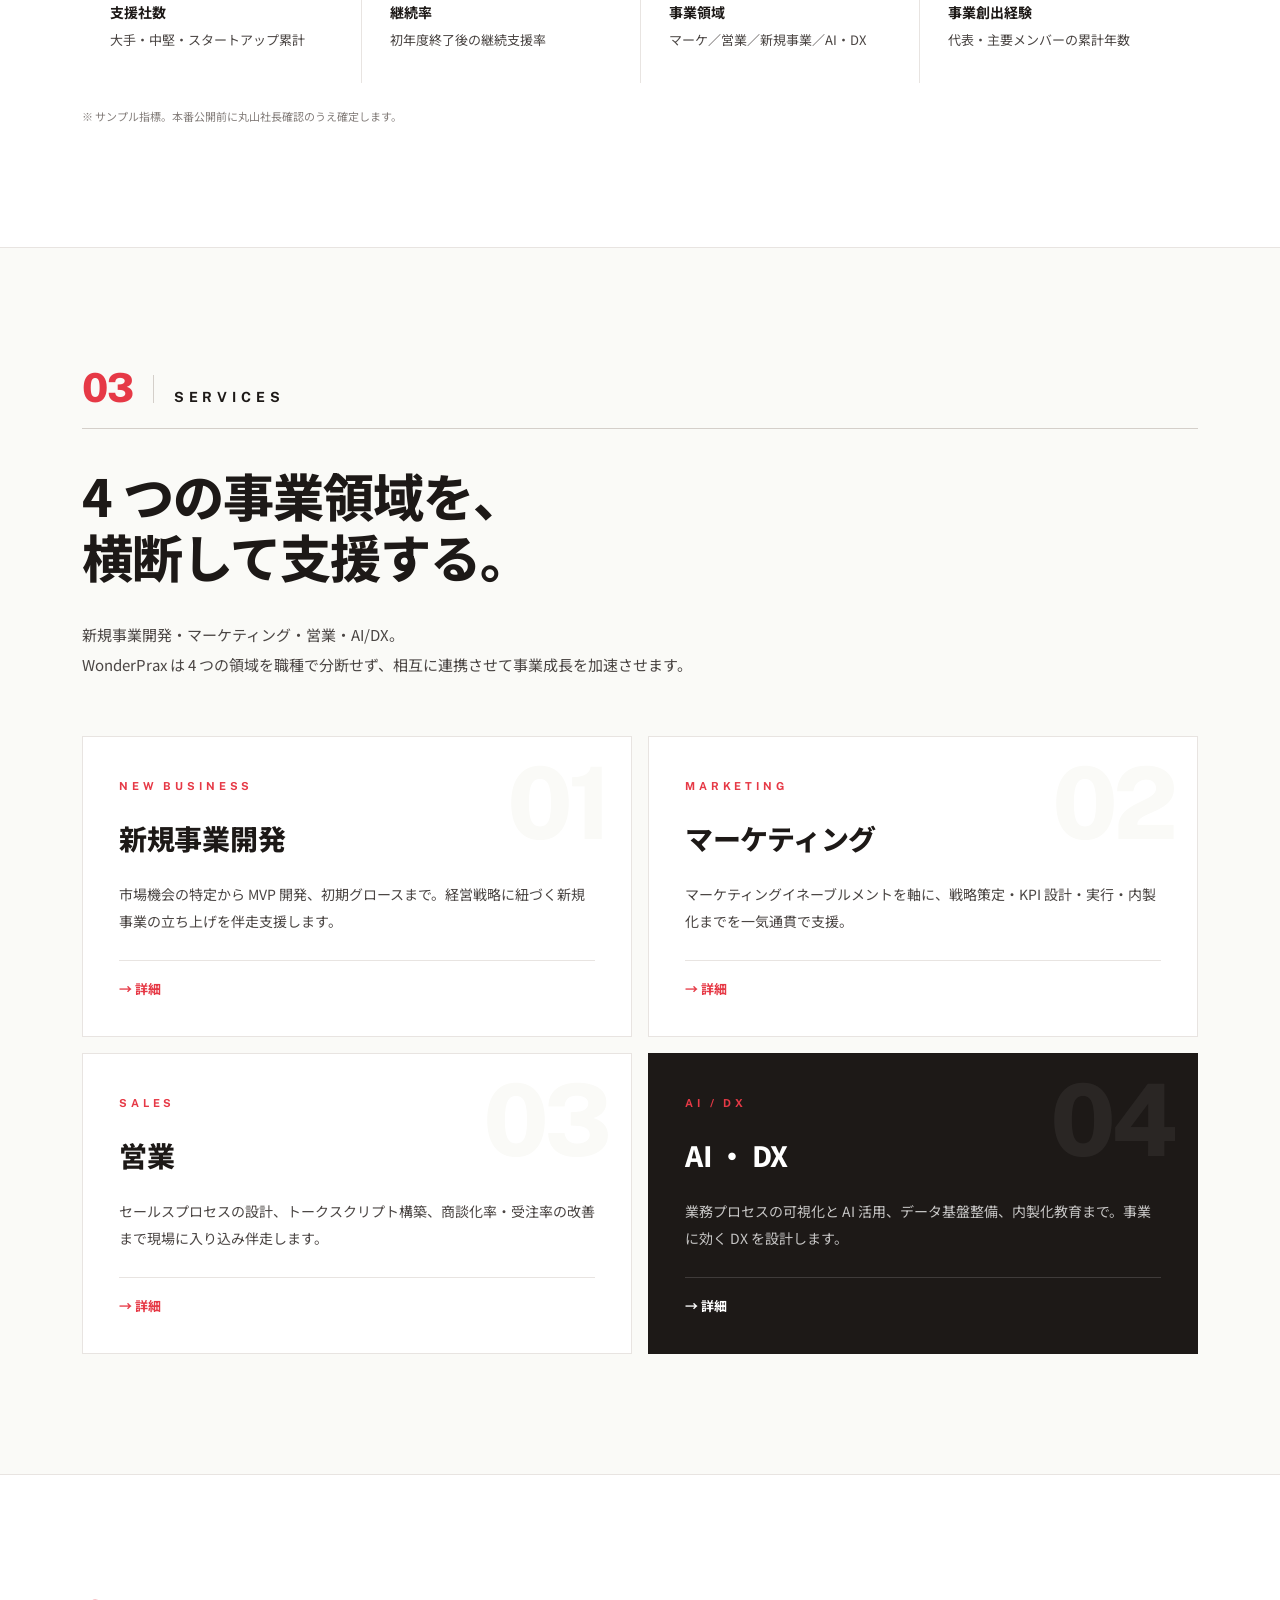
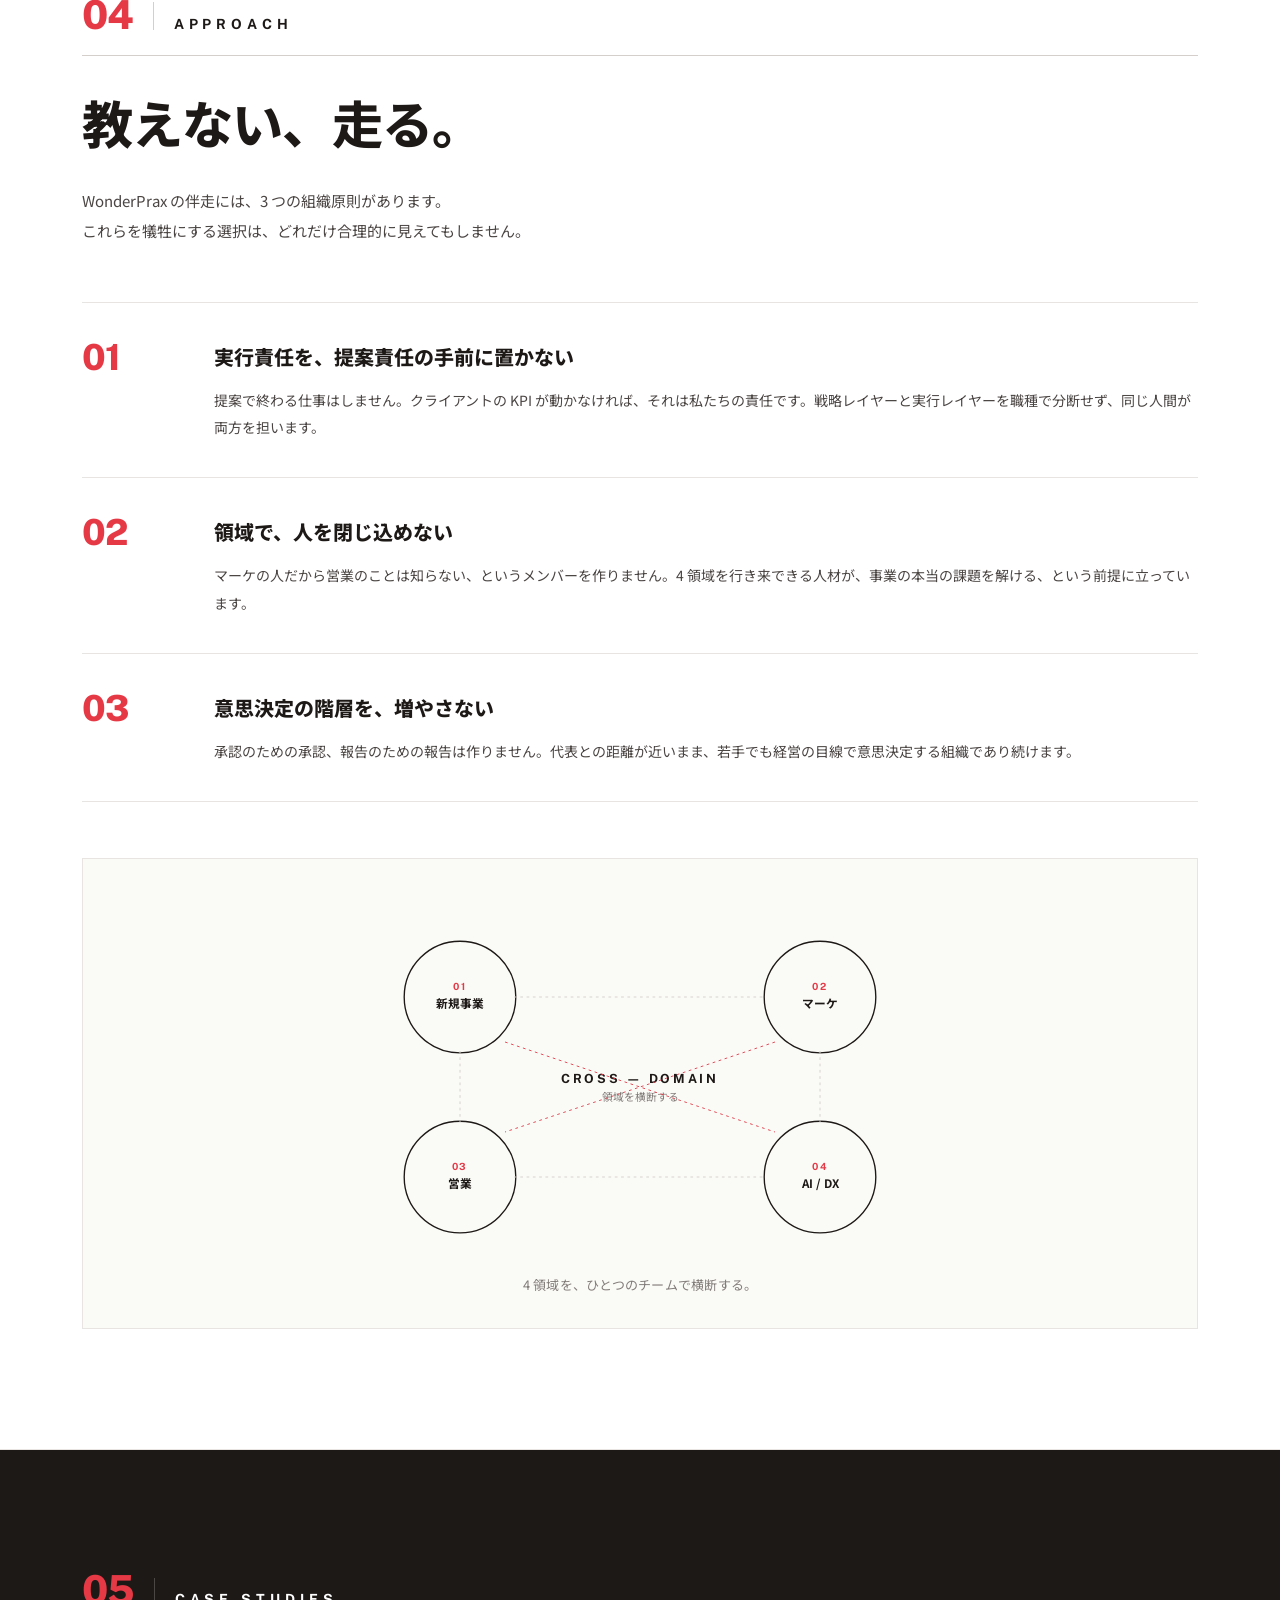
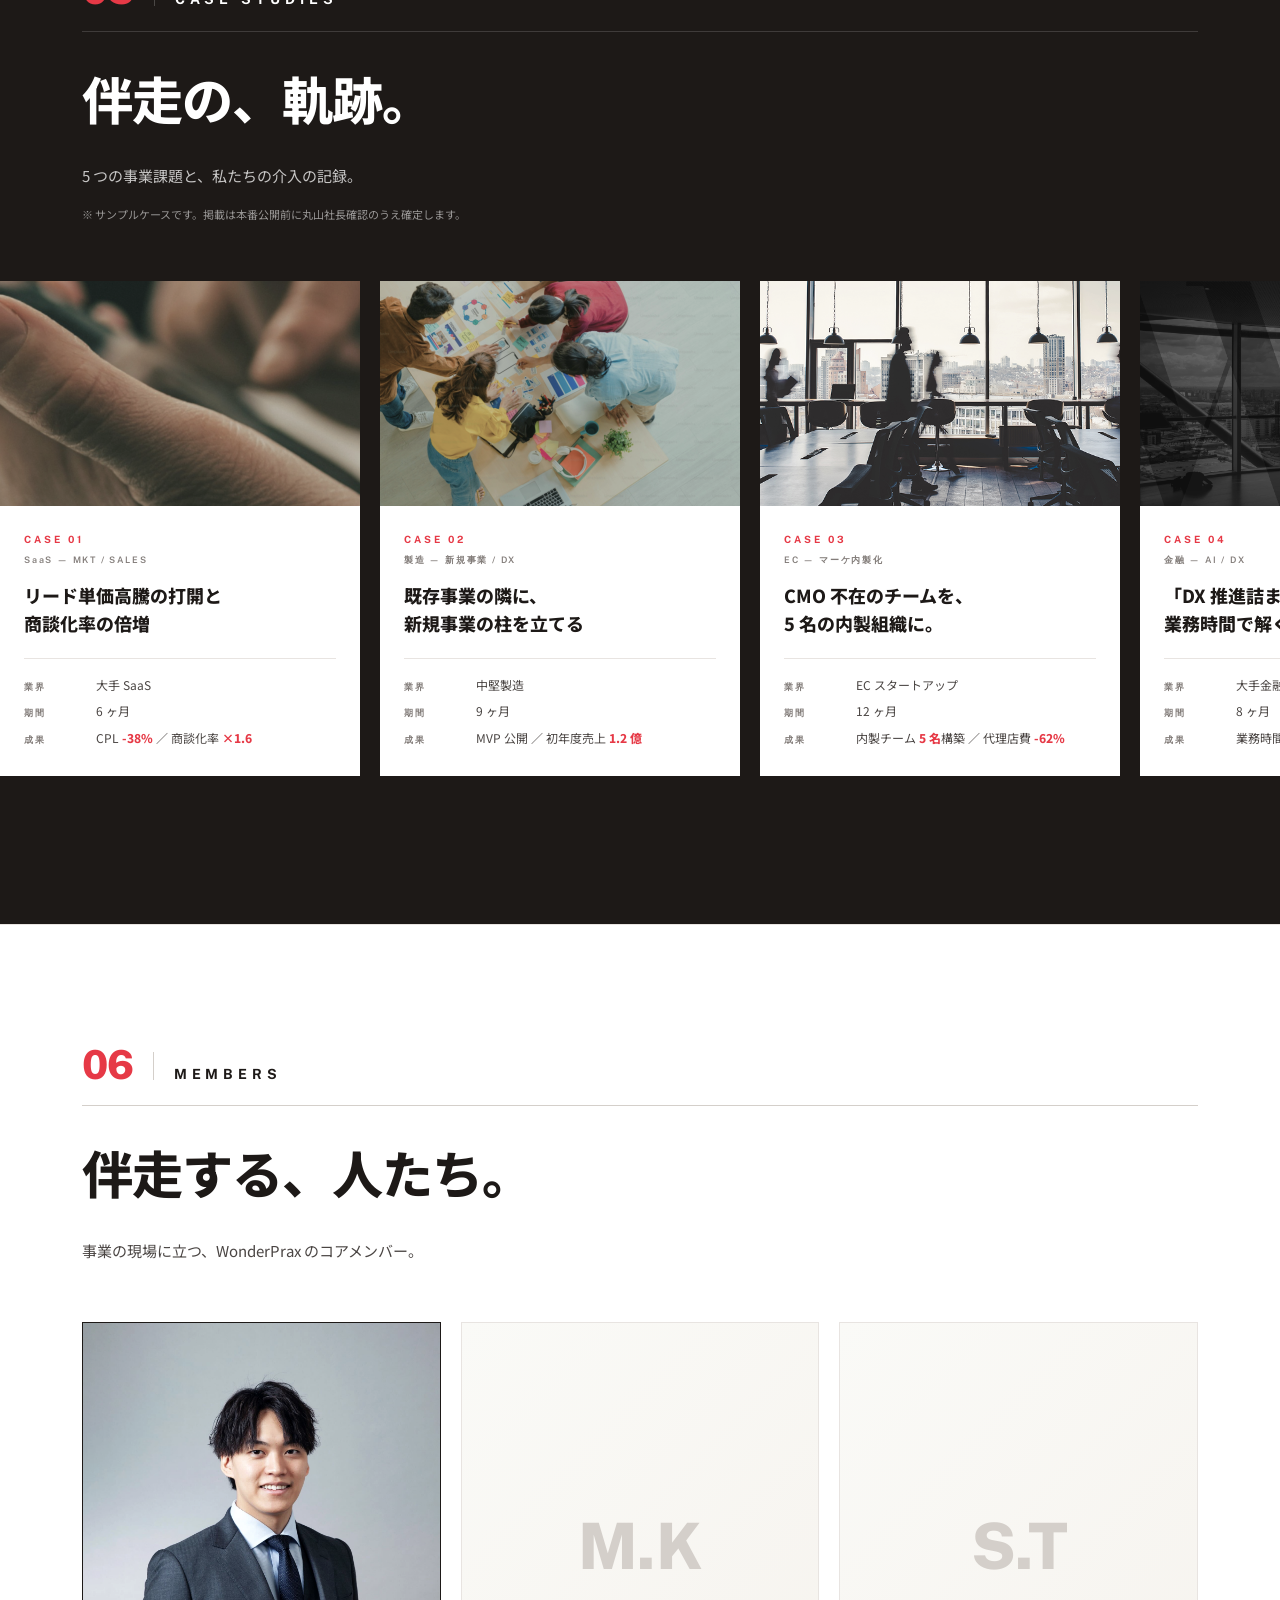
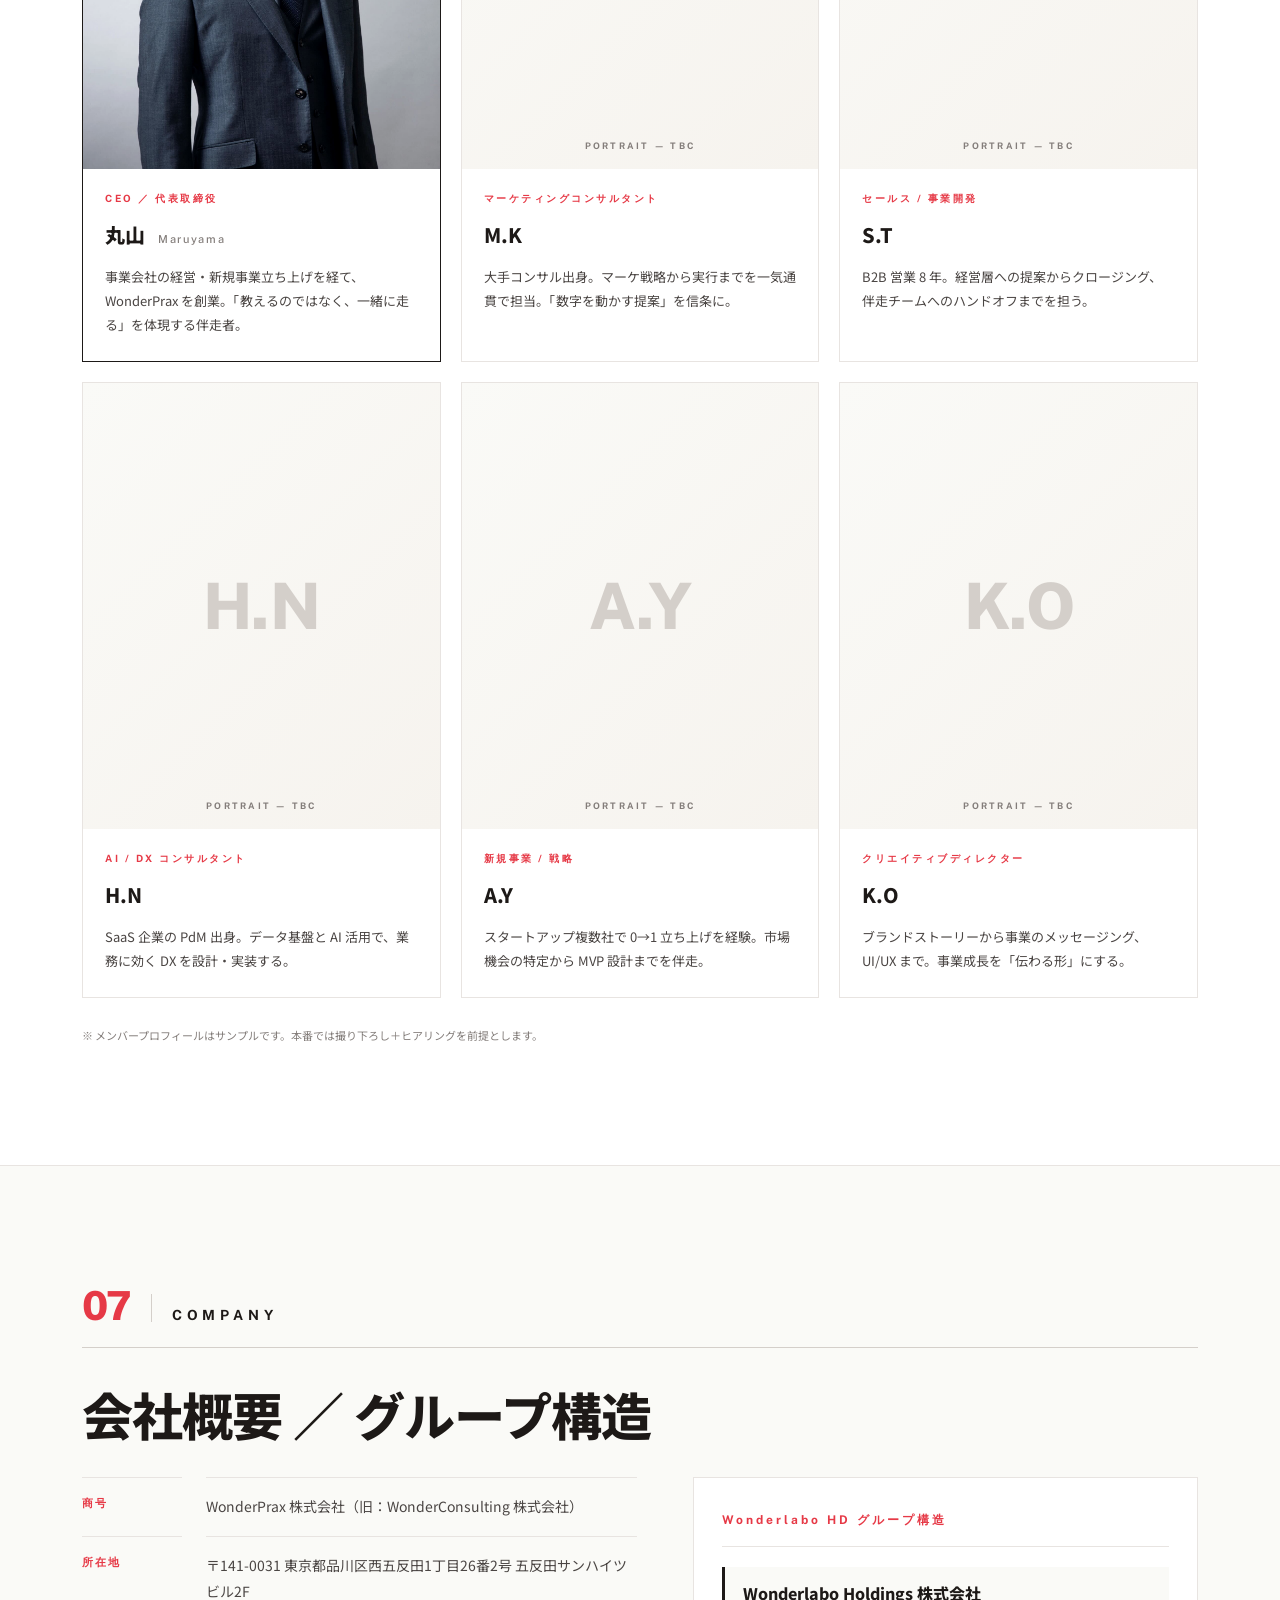
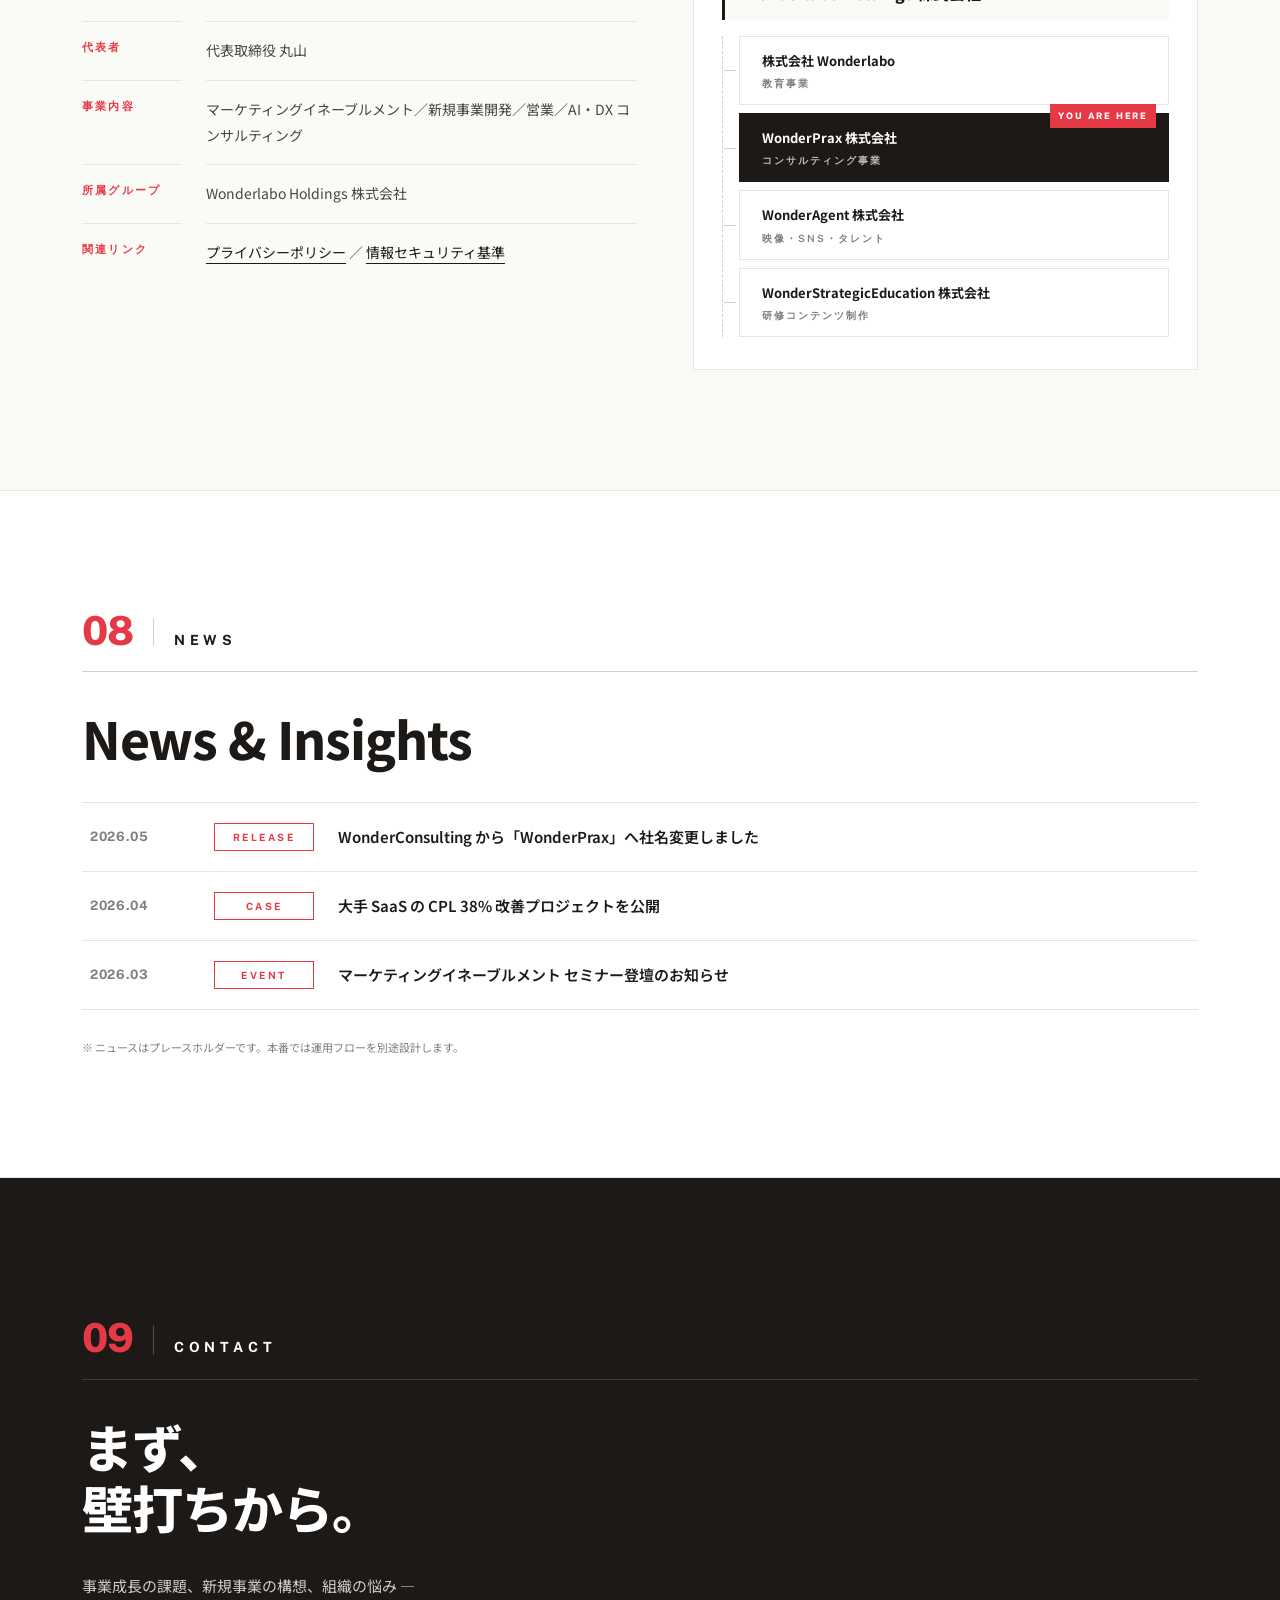
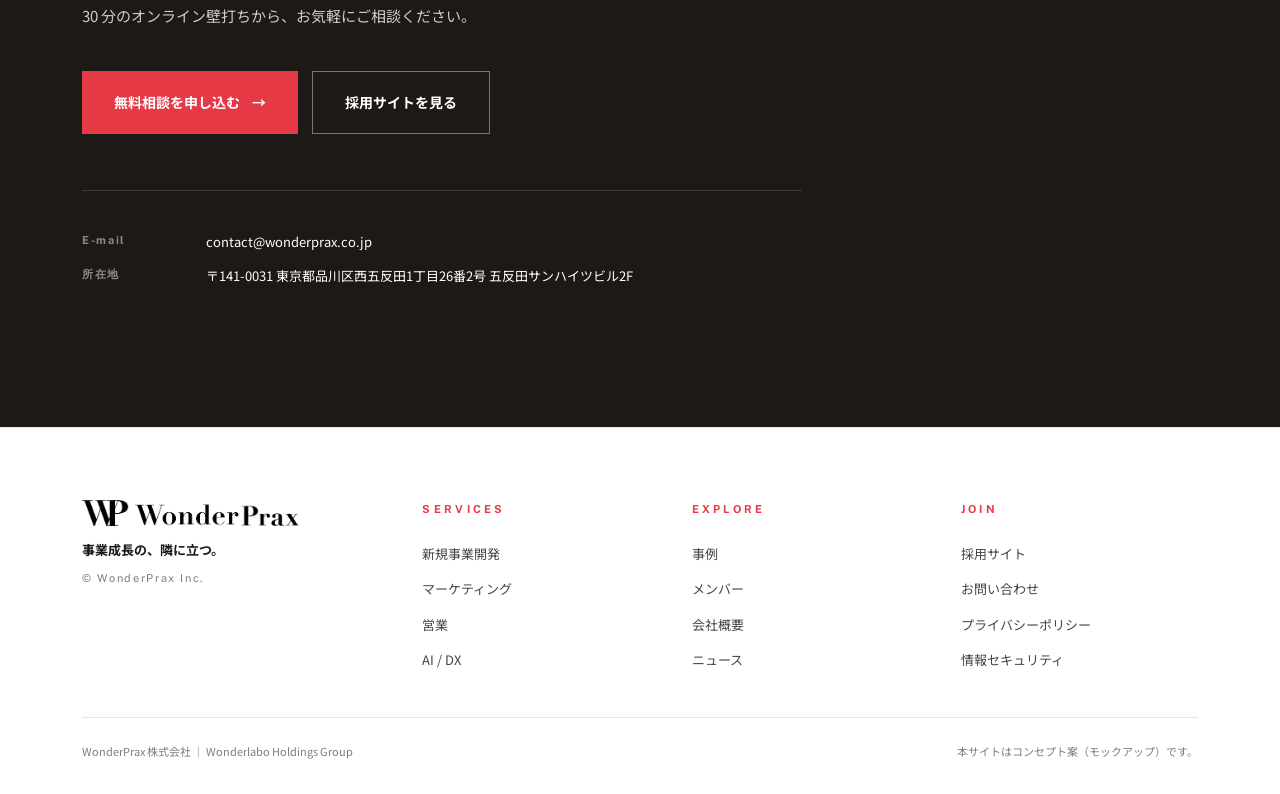
<file: corporate/index.html>
<!DOCTYPE html>
<html lang="ja">
<head>
<meta charset="UTF-8">
<meta name="viewport" content="width=device-width, initial-scale=1.0">
<title>WonderPrax株式会社 ｜ 事業成長の、隣に立つ。</title>
<meta name="description" content="WonderPrax株式会社は「事業成長の伴走者」として、新規事業開発・マーケティング・営業・AI/DX の 4 領域を横断し、戦略から実行までを担う事業成長パートナーです。">
<link rel="preconnect" href="https://fonts.googleapis.com">
<link rel="preconnect" href="https://fonts.gstatic.com" crossorigin>
<link href="https://fonts.googleapis.com/css2?family=Public+Sans:wght@400;500;600;700;800;900&family=Noto+Sans+JP:wght@300;400;500;600;700;800;900&display=swap" rel="stylesheet">
<link rel="stylesheet" href="style.css?v=20260514-c4">
</head>
<body>

<!-- ===== SCROLL PROGRESS ===== -->
<div class="scroll-progress" id="scrollProgress"></div>

<!-- ===== HEADER ===== -->
<header class="site-header" id="header">
  <div class="header-inner">
    <a href="#top" class="logo">
      <img src="assets/logo_wonderprax.png" alt="WonderPrax">
    </a>
    <nav class="nav">
      <a href="#about">ABOUT</a>
      <a href="#services">SERVICES</a>
      <a href="#approach">APPROACH</a>
      <a href="#cases">CASES</a>
      <a href="#members">MEMBERS</a>
      <a href="#company">COMPANY</a>
    </nav>
    <a href="https://itline-kodama.github.io/wp-recruit-2026/" class="btn-recruit" target="_blank" rel="noopener">
      RECRUIT <span>→</span>
    </a>
  </div>
</header>

<main id="top">

<!-- ===== HERO (stacked: text then full-width landscape photo) ===== -->
<section class="hero" id="hero">
  <div class="hero-top">
    <p class="hero-eyebrow"><span></span>WONDERPRAX — RENEWED 2026</p>
    <h1 class="hero-title">
      <span class="ht-line">事業成長の、<span class="accent">隣に立つ</span>。</span>
    </h1>
    <p class="hero-sub">
      コンサルではない、伴走者だ。
      WonderPrax は事業の現場に踏み込み、戦略から実行までを担う事業成長パートナーです。
    </p>
    <div class="hero-cta-row">
      <a href="#cases" class="btn-primary">事例を見る <span>→</span></a>
      <a href="#approach" class="btn-ghost">アプローチを知る</a>
    </div>
  </div>

  <figure class="hero-photo hero-photo--wide">
    <img src="assets/team_bright.jpg" alt="WonderPrax / Wonderlabo Holdings メンバー 14 名">
    <span class="hp-tag">MEMBERS — 2026</span>
    <div class="hp-meta">
      <div><b>14</b><span>MEMBERS</span></div>
      <div><b>04</b><span>BUSINESS DOMAINS</span></div>
      <div><b>2022</b><span>FOUNDED</span></div>
    </div>
  </figure>

  <a href="#about" class="scroll-hint" aria-label="scroll">
    <span class="sh-text">SCROLL</span>
    <span class="sh-line"></span>
  </a>
</section>

<!-- ===== MANIFESTO ===== -->
<section class="section section-manifesto" id="about">
  <div class="container">
    <div class="section-eyebrow">
      <div class="se-row">
        <span class="se-num">01</span>
        <span class="se-divider"></span>
        <span class="se-label">ABOUT</span>
      </div>
      <span class="se-line"></span>
    </div>
    <h2 class="section-title">事業成長の、伴走者として。</h2>

    <div class="manifesto-list">
      <p class="m-line">戦略は <em>描いて終わり</em>、ではない。</p>
      <p class="m-line">数字を動かすところまで、私たちの仕事。</p>
      <p class="m-line">教えるのではなく、<em>一緒に走る</em>。</p>
      <p class="m-line">4 つの領域を、職種で分断しない。</p>
      <p class="m-line">経営の目線で、若手も意思決定する。</p>
      <p class="m-line m-line--last">— これが、<strong>WonderPrax</strong> のスタンス。</p>
    </div>

    <div class="manifesto-aside">
      <figure>
        <img src="assets/silhouette.jpg" alt="">
      </figure>
      <p>
        旧「ワンダーコンサルティング」から、<strong>WonderPrax</strong> へ。<br>
        私たちは、戦略・戦術・人材・データの高度な連携によって、企業の中に再現性のあるマーケティング力を残していく ——
        <em>マーケティングイネーブルメント</em> を掲げる伴走支援型パートナーです。
      </p>
    </div>
  </div>
</section>

<!-- ===== NUMBERS ===== -->
<section class="section section-numbers">
  <div class="container">
    <div class="section-eyebrow">
      <div class="se-row">
        <span class="se-num">02</span>
        <span class="se-divider"></span>
        <span class="se-label">NUMBERS</span>
      </div>
      <span class="se-line"></span>
    </div>
    <h2 class="section-title">数字で見る、WonderPrax。</h2>

    <div class="stat-grid">
      <div class="stat-massive">
        <span class="sm-num">100<em>+</em></span>
        <span class="sm-lbl"><b>支援社数</b>大手・中堅・スタートアップ累計</span>
      </div>
      <div class="stat-massive">
        <span class="sm-num">92<em>%</em></span>
        <span class="sm-lbl"><b>継続率</b>初年度終了後の継続支援率</span>
      </div>
      <div class="stat-massive">
        <span class="sm-num">04</span>
        <span class="sm-lbl"><b>事業領域</b>マーケ／営業／新規事業／AI・DX</span>
      </div>
      <div class="stat-massive">
        <span class="sm-num">12<em>yr</em></span>
        <span class="sm-lbl"><b>事業創出経験</b>代表・主要メンバーの累計年数</span>
      </div>
    </div>

    <p class="numbers-note">※ サンプル指標。本番公開前に丸山社長確認のうえ確定します。</p>
  </div>
</section>

<!-- ===== SERVICES ===== -->
<section class="section section-services" id="services">
  <div class="container">
    <div class="section-eyebrow">
      <div class="se-row">
        <span class="se-num">03</span>
        <span class="se-divider"></span>
        <span class="se-label">SERVICES</span>
      </div>
      <span class="se-line"></span>
    </div>
    <h2 class="section-title">4 つの事業領域を、<br>横断して支援する。</h2>
    <p class="section-lead">
      新規事業開発・マーケティング・営業・AI/DX。<br>
      WonderPrax は 4 つの領域を職種で分断せず、相互に連携させて事業成長を加速させます。
    </p>

    <div class="service-grid">
      <a href="services/new-business.html" class="service-card">
        <span class="sc-num">01</span>
        <span class="sc-en">NEW BUSINESS</span>
        <h3 class="sc-title">新規事業開発</h3>
        <p class="sc-body">市場機会の特定から MVP 開発、初期グロースまで。経営戦略に紐づく新規事業の立ち上げを伴走支援します。</p>
        <span class="sc-arrow">→ 詳細</span>
      </a>
      <a href="services/marketing.html" class="service-card">
        <span class="sc-num">02</span>
        <span class="sc-en">MARKETING</span>
        <h3 class="sc-title">マーケティング</h3>
        <p class="sc-body">マーケティングイネーブルメントを軸に、戦略策定・KPI 設計・実行・内製化までを一気通貫で支援。</p>
        <span class="sc-arrow">→ 詳細</span>
      </a>
      <a href="services/sales.html" class="service-card">
        <span class="sc-num">03</span>
        <span class="sc-en">SALES</span>
        <h3 class="sc-title">営業</h3>
        <p class="sc-body">セールスプロセスの設計、トークスクリプト構築、商談化率・受注率の改善まで現場に入り込み伴走します。</p>
        <span class="sc-arrow">→ 詳細</span>
      </a>
      <a href="services/ai-dx.html" class="service-card service-card--accent">
        <span class="sc-num">04</span>
        <span class="sc-en">AI / DX</span>
        <h3 class="sc-title">AI ・ DX</h3>
        <p class="sc-body">業務プロセスの可視化と AI 活用、データ基盤整備、内製化教育まで。事業に効く DX を設計します。</p>
        <span class="sc-arrow">→ 詳細</span>
      </a>
    </div>
  </div>
</section>

<!-- ===== APPROACH ===== -->
<section class="section section-approach" id="approach">
  <div class="container">
    <div class="section-eyebrow">
      <div class="se-row">
        <span class="se-num">04</span>
        <span class="se-divider"></span>
        <span class="se-label">APPROACH</span>
      </div>
      <span class="se-line"></span>
    </div>
    <h2 class="section-title">教えない、走る。</h2>
    <p class="section-lead">
      WonderPrax の伴走には、3 つの組織原則があります。<br>
      これらを犠牲にする選択は、どれだけ合理的に見えてもしません。
    </p>

    <ol class="principle-list">
      <li>
        <div class="pl-num">01</div>
        <div class="pl-body">
          <h3>実行責任を、提案責任の手前に置かない</h3>
          <p>提案で終わる仕事はしません。クライアントの KPI が動かなければ、それは私たちの責任です。戦略レイヤーと実行レイヤーを職種で分断せず、同じ人間が両方を担います。</p>
        </div>
      </li>
      <li>
        <div class="pl-num">02</div>
        <div class="pl-body">
          <h3>領域で、人を閉じ込めない</h3>
          <p>マーケの人だから営業のことは知らない、というメンバーを作りません。4 領域を行き来できる人材が、事業の本当の課題を解ける、という前提に立っています。</p>
        </div>
      </li>
      <li>
        <div class="pl-num">03</div>
        <div class="pl-body">
          <h3>意思決定の階層を、増やさない</h3>
          <p>承認のための承認、報告のための報告は作りません。代表との距離が近いまま、若手でも経営の目線で意思決定する組織であり続けます。</p>
        </div>
      </li>
    </ol>

    <!-- 4 領域連動ダイアグラム -->
    <figure class="approach-diagram" aria-label="4 領域連動ダイアグラム">
      <svg viewBox="0 0 800 380" xmlns="http://www.w3.org/2000/svg" role="img">
        <defs>
          <marker id="arrow" markerWidth="10" markerHeight="10" refX="8" refY="3" orient="auto" markerUnits="strokeWidth">
            <path d="M0,0 L0,6 L9,3 z" fill="#1d1917"/>
          </marker>
        </defs>
        <!-- 中央のテキスト -->
        <text x="400" y="195" text-anchor="middle" font-family="Public Sans, sans-serif" font-size="14" font-weight="700" fill="#1d1917" letter-spacing="3">CROSS — DOMAIN</text>
        <text x="400" y="215" text-anchor="middle" font-family="Noto Sans JP, sans-serif" font-size="12" fill="#837d7a">領域を横断する</text>

        <!-- 4 つのノード -->
        <g>
          <circle cx="200" cy="100" r="62" fill="none" stroke="#1d1917" stroke-width="1.5"/>
          <text x="200" y="92" text-anchor="middle" font-family="Public Sans, sans-serif" font-size="11" font-weight="700" fill="#e63946" letter-spacing="2">01</text>
          <text x="200" y="112" text-anchor="middle" font-family="Noto Sans JP, sans-serif" font-size="13" font-weight="700" fill="#1d1917">新規事業</text>
        </g>
        <g>
          <circle cx="600" cy="100" r="62" fill="none" stroke="#1d1917" stroke-width="1.5"/>
          <text x="600" y="92" text-anchor="middle" font-family="Public Sans, sans-serif" font-size="11" font-weight="700" fill="#e63946" letter-spacing="2">02</text>
          <text x="600" y="112" text-anchor="middle" font-family="Noto Sans JP, sans-serif" font-size="13" font-weight="700" fill="#1d1917">マーケ</text>
        </g>
        <g>
          <circle cx="200" cy="300" r="62" fill="none" stroke="#1d1917" stroke-width="1.5"/>
          <text x="200" y="292" text-anchor="middle" font-family="Public Sans, sans-serif" font-size="11" font-weight="700" fill="#e63946" letter-spacing="2">03</text>
          <text x="200" y="312" text-anchor="middle" font-family="Noto Sans JP, sans-serif" font-size="13" font-weight="700" fill="#1d1917">営業</text>
        </g>
        <g>
          <circle cx="600" cy="300" r="62" fill="none" stroke="#1d1917" stroke-width="1.5"/>
          <text x="600" y="292" text-anchor="middle" font-family="Public Sans, sans-serif" font-size="11" font-weight="700" fill="#e63946" letter-spacing="2">04</text>
          <text x="600" y="312" text-anchor="middle" font-family="Noto Sans JP, sans-serif" font-size="13" font-weight="700" fill="#1d1917">AI / DX</text>
        </g>

        <!-- 連結ライン -->
        <line x1="260" y1="100" x2="540" y2="100" stroke="#d4cfca" stroke-width="1" stroke-dasharray="3 4"/>
        <line x1="260" y1="300" x2="540" y2="300" stroke="#d4cfca" stroke-width="1" stroke-dasharray="3 4"/>
        <line x1="200" y1="160" x2="200" y2="240" stroke="#d4cfca" stroke-width="1" stroke-dasharray="3 4"/>
        <line x1="600" y1="160" x2="600" y2="240" stroke="#d4cfca" stroke-width="1" stroke-dasharray="3 4"/>
        <!-- 対角 -->
        <line x1="250" y1="150" x2="550" y2="250" stroke="#e63946" stroke-width="1" stroke-dasharray="3 4"/>
        <line x1="550" y1="150" x2="250" y2="250" stroke="#e63946" stroke-width="1" stroke-dasharray="3 4"/>
      </svg>
      <figcaption>4 領域を、ひとつのチームで横断する。</figcaption>
    </figure>
  </div>
</section>

<!-- ===== CASE STUDY ===== -->
<section class="section section-cases" id="cases">
  <div class="container">
    <div class="section-eyebrow">
      <div class="se-row">
        <span class="se-num">05</span>
        <span class="se-divider"></span>
        <span class="se-label">CASE STUDIES</span>
      </div>
      <span class="se-line"></span>
    </div>
    <h2 class="section-title">伴走の、軌跡。</h2>
    <p class="section-lead">
      5 つの事業課題と、私たちの介入の記録。<br>
      <small>※ サンプルケースです。掲載は本番公開前に丸山社長確認のうえ確定します。</small>
    </p>
  </div>

  <div class="case-rail">
    <div class="case-track">
      <article class="case-card">
        <figure><img src="assets/banner.jpg" alt=""></figure>
        <div class="cc-body">
          <span class="cc-id">CASE 01</span>
          <span class="cc-tag">SaaS — MKT / SALES</span>
          <h3>リード単価高騰の打開と<br>商談化率の倍増</h3>
          <dl>
            <dt>業界</dt><dd>大手 SaaS</dd>
            <dt>期間</dt><dd>6 ヶ月</dd>
            <dt>成果</dt><dd>CPL <b>-38%</b> ／ 商談化率 <b>×1.6</b></dd>
          </dl>
        </div>
      </article>
      <article class="case-card">
        <figure><img src="assets/workshop.jpg" alt=""></figure>
        <div class="cc-body">
          <span class="cc-id">CASE 02</span>
          <span class="cc-tag">製造 — 新規事業 / DX</span>
          <h3>既存事業の隣に、<br>新規事業の柱を立てる</h3>
          <dl>
            <dt>業界</dt><dd>中堅製造</dd>
            <dt>期間</dt><dd>9 ヶ月</dd>
            <dt>成果</dt><dd>MVP 公開 ／ 初年度売上 <b>1.2 億</b></dd>
          </dl>
        </div>
      </article>
      <article class="case-card">
        <figure><img src="assets/sales_team.jpg" alt=""></figure>
        <div class="cc-body">
          <span class="cc-id">CASE 03</span>
          <span class="cc-tag">EC — マーケ内製化</span>
          <h3>CMO 不在のチームを、<br>5 名の内製組織に。</h3>
          <dl>
            <dt>業界</dt><dd>EC スタートアップ</dd>
            <dt>期間</dt><dd>12 ヶ月</dd>
            <dt>成果</dt><dd>内製チーム <b>5 名</b>構築 ／ 代理店費 <b>-62%</b></dd>
          </dl>
        </div>
      </article>
      <article class="case-card">
        <figure><img src="assets/silhouette.jpg" alt=""></figure>
        <div class="cc-body">
          <span class="cc-id">CASE 04</span>
          <span class="cc-tag">金融 — AI / DX</span>
          <h3>「DX 推進詰まり」を<br>業務時間で解く。</h3>
          <dl>
            <dt>業界</dt><dd>大手金融</dd>
            <dt>期間</dt><dd>8 ヶ月</dd>
            <dt>成果</dt><dd>業務時間 <b>-41%</b> ／ 自走チーム発足</dd>
          </dl>
        </div>
      </article>
      <article class="case-card">
        <figure><img src="assets/team.jpg" alt=""></figure>
        <div class="cc-body">
          <span class="cc-id">CASE 05</span>
          <span class="cc-tag">サービス — SALES</span>
          <h3>営業 PDCA を、<br>4 ヶ月で組み直す。</h3>
          <dl>
            <dt>業界</dt><dd>中堅サービス</dd>
            <dt>期間</dt><dd>4 ヶ月</dd>
            <dt>成果</dt><dd>受注率 <b>+24%</b> ／ 提案リードタイム <b>半減</b></dd>
          </dl>
        </div>
      </article>
    </div>
  </div>
</section>

<!-- ===== MEMBER ===== -->
<section class="section section-members" id="members">
  <div class="container">
    <div class="section-eyebrow">
      <div class="se-row">
        <span class="se-num">06</span>
        <span class="se-divider"></span>
        <span class="se-label">MEMBERS</span>
      </div>
      <span class="se-line"></span>
    </div>
    <h2 class="section-title">伴走する、人たち。</h2>
    <p class="section-lead">事業の現場に立つ、WonderPrax のコアメンバー。</p>

    <div class="member-grid">
      <article class="member-card member-card--lead">
        <figure>
          <img src="assets/member_01.jpg" alt="代表取締役 丸山">
        </figure>
        <div class="mc-body">
          <span class="mc-role">CEO ／ 代表取締役</span>
          <h3>丸山 <small>Maruyama</small></h3>
          <p>事業会社の経営・新規事業立ち上げを経て、WonderPrax を創業。「教えるのではなく、一緒に走る」を体現する伴走者。</p>
        </div>
      </article>
      <article class="member-card">
        <figure class="mc-silhouette" data-initial="M.K"></figure>
        <div class="mc-body">
          <span class="mc-role">マーケティングコンサルタント</span>
          <h3>M.K</h3>
          <p>大手コンサル出身。マーケ戦略から実行までを一気通貫で担当。「数字を動かす提案」を信条に。</p>
        </div>
      </article>
      <article class="member-card">
        <figure class="mc-silhouette" data-initial="S.T"></figure>
        <div class="mc-body">
          <span class="mc-role">セールス / 事業開発</span>
          <h3>S.T</h3>
          <p>B2B 営業 8 年。経営層への提案からクロージング、伴走チームへのハンドオフまでを担う。</p>
        </div>
      </article>
      <article class="member-card">
        <figure class="mc-silhouette" data-initial="H.N"></figure>
        <div class="mc-body">
          <span class="mc-role">AI / DX コンサルタント</span>
          <h3>H.N</h3>
          <p>SaaS 企業の PdM 出身。データ基盤と AI 活用で、業務に効く DX を設計・実装する。</p>
        </div>
      </article>
      <article class="member-card">
        <figure class="mc-silhouette" data-initial="A.Y"></figure>
        <div class="mc-body">
          <span class="mc-role">新規事業 / 戦略</span>
          <h3>A.Y</h3>
          <p>スタートアップ複数社で 0→1 立ち上げを経験。市場機会の特定から MVP 設計までを伴走。</p>
        </div>
      </article>
      <article class="member-card">
        <figure class="mc-silhouette" data-initial="K.O"></figure>
        <div class="mc-body">
          <span class="mc-role">クリエイティブディレクター</span>
          <h3>K.O</h3>
          <p>ブランドストーリーから事業のメッセージング、UI/UX まで。事業成長を「伝わる形」にする。</p>
        </div>
      </article>
    </div>
    <p class="section-note">※ メンバープロフィールはサンプルです。本番では撮り下ろし＋ヒアリングを前提とします。</p>
  </div>
</section>

<!-- ===== COMPANY ===== -->
<section class="section section-company" id="company">
  <div class="container">
    <div class="section-eyebrow">
      <div class="se-row">
        <span class="se-num">07</span>
        <span class="se-divider"></span>
        <span class="se-label">COMPANY</span>
      </div>
      <span class="se-line"></span>
    </div>
    <h2 class="section-title">会社概要 ／ グループ構造</h2>

    <div class="company-grid">
      <div class="company-info">
        <dl class="info-list">
          <dt>商号</dt><dd>WonderPrax 株式会社（旧：WonderConsulting 株式会社）</dd>
          <dt>所在地</dt><dd>〒141-0031 東京都品川区西五反田1丁目26番2号 五反田サンハイツビル2F</dd>
          <dt>代表者</dt><dd>代表取締役 丸山</dd>
          <dt>事業内容</dt><dd>マーケティングイネーブルメント／新規事業開発／営業／AI・DX コンサルティング</dd>
          <dt>所属グループ</dt><dd>Wonderlabo Holdings 株式会社</dd>
          <dt>関連リンク</dt><dd>
            <a href="#privacy">プライバシーポリシー</a> ／
            <a href="#security">情報セキュリティ基準</a>
          </dd>
        </dl>
      </div>

      <div class="company-tree">
        <h3 class="ct-head">Wonderlabo HD グループ構造</h3>
        <div class="tree-root">Wonderlabo Holdings 株式会社</div>
        <div class="tree-branches">
          <div class="tree-node"><b>株式会社 Wonderlabo</b><span>教育事業</span></div>
          <div class="tree-node tree-node--active">
            <b>WonderPrax 株式会社</b>
            <span>コンサルティング事業</span>
            <em>YOU ARE HERE</em>
          </div>
          <div class="tree-node"><b>WonderAgent 株式会社</b><span>映像・SNS・タレント</span></div>
          <div class="tree-node"><b>WonderStrategicEducation 株式会社</b><span>研修コンテンツ制作</span></div>
        </div>
      </div>
    </div>
  </div>
</section>

<!-- ===== NEWS ===== -->
<section class="section section-news" id="news">
  <div class="container">
    <div class="section-eyebrow">
      <div class="se-row">
        <span class="se-num">08</span>
        <span class="se-divider"></span>
        <span class="se-label">NEWS</span>
      </div>
      <span class="se-line"></span>
    </div>
    <h2 class="section-title">News &amp; Insights</h2>

    <ul class="news-list">
      <li>
        <time>2026.05</time>
        <span class="news-tag">RELEASE</span>
        <a href="#">WonderConsulting から「WonderPrax」へ社名変更しました</a>
      </li>
      <li>
        <time>2026.04</time>
        <span class="news-tag">CASE</span>
        <a href="#">大手 SaaS の CPL 38% 改善プロジェクトを公開</a>
      </li>
      <li>
        <time>2026.03</time>
        <span class="news-tag">EVENT</span>
        <a href="#">マーケティングイネーブルメント セミナー登壇のお知らせ</a>
      </li>
    </ul>
    <p class="section-note">※ ニュースはプレースホルダーです。本番では運用フローを別途設計します。</p>
  </div>
</section>

<!-- ===== CTA ===== -->
<section class="section section-cta" id="contact">
  <div class="container">
    <div class="section-eyebrow light">
      <div class="se-row">
        <span class="se-num">09</span>
        <span class="se-divider"></span>
        <span class="se-label">CONTACT</span>
      </div>
      <span class="se-line"></span>
    </div>
    <h2 class="section-title light">
      まず、<br>壁打ちから。
    </h2>
    <p class="cta-lead">
      事業成長の課題、新規事業の構想、組織の悩み —<br>
      30 分のオンライン壁打ちから、お気軽にご相談ください。
    </p>
    <div class="cta-buttons">
      <a href="mailto:contact@wonderprax.co.jp" class="cta-btn primary">無料相談を申し込む <span>→</span></a>
      <a href="https://itline-kodama.github.io/wp-recruit-2026/" target="_blank" rel="noopener" class="cta-btn ghost">採用サイトを見る</a>
    </div>
    <dl class="cta-info">
      <dt>E-mail</dt><dd>contact@wonderprax.co.jp</dd>
      <dt>所在地</dt><dd>〒141-0031 東京都品川区西五反田1丁目26番2号 五反田サンハイツビル2F</dd>
    </dl>
  </div>
</section>

</main>

<!-- ===== FOOTER ===== -->
<footer class="site-footer">
  <div class="container">
    <div class="foot-grid">
      <div class="foot-brand">
        <img src="assets/logo_wonderprax.png" alt="WonderPrax" class="foot-logo">
        <p class="foot-tag">事業成長の、隣に立つ。</p>
        <p class="foot-mini">© WonderPrax Inc.</p>
      </div>
      <nav class="foot-col">
        <h4>SERVICES</h4>
        <a href="services/new-business.html">新規事業開発</a>
        <a href="services/marketing.html">マーケティング</a>
        <a href="services/sales.html">営業</a>
        <a href="services/ai-dx.html">AI / DX</a>
      </nav>
      <nav class="foot-col">
        <h4>EXPLORE</h4>
        <a href="#cases">事例</a>
        <a href="#members">メンバー</a>
        <a href="#company">会社概要</a>
        <a href="#news">ニュース</a>
      </nav>
      <nav class="foot-col">
        <h4>JOIN</h4>
        <a href="https://itline-kodama.github.io/wp-recruit-2026/" target="_blank" rel="noopener">採用サイト</a>
        <a href="mailto:contact@wonderprax.co.jp">お問い合わせ</a>
        <a href="#privacy">プライバシーポリシー</a>
        <a href="#security">情報セキュリティ</a>
      </nav>
    </div>
    <div class="foot-bottom">
      <span>WonderPrax 株式会社 ｜ Wonderlabo Holdings Group</span>
      <span>本サイトはコンセプト案（モックアップ）です。</span>
    </div>
  </div>
</footer>

<script src="script.js?v=20260514-c4"></script>
</body>
</html>
</file>
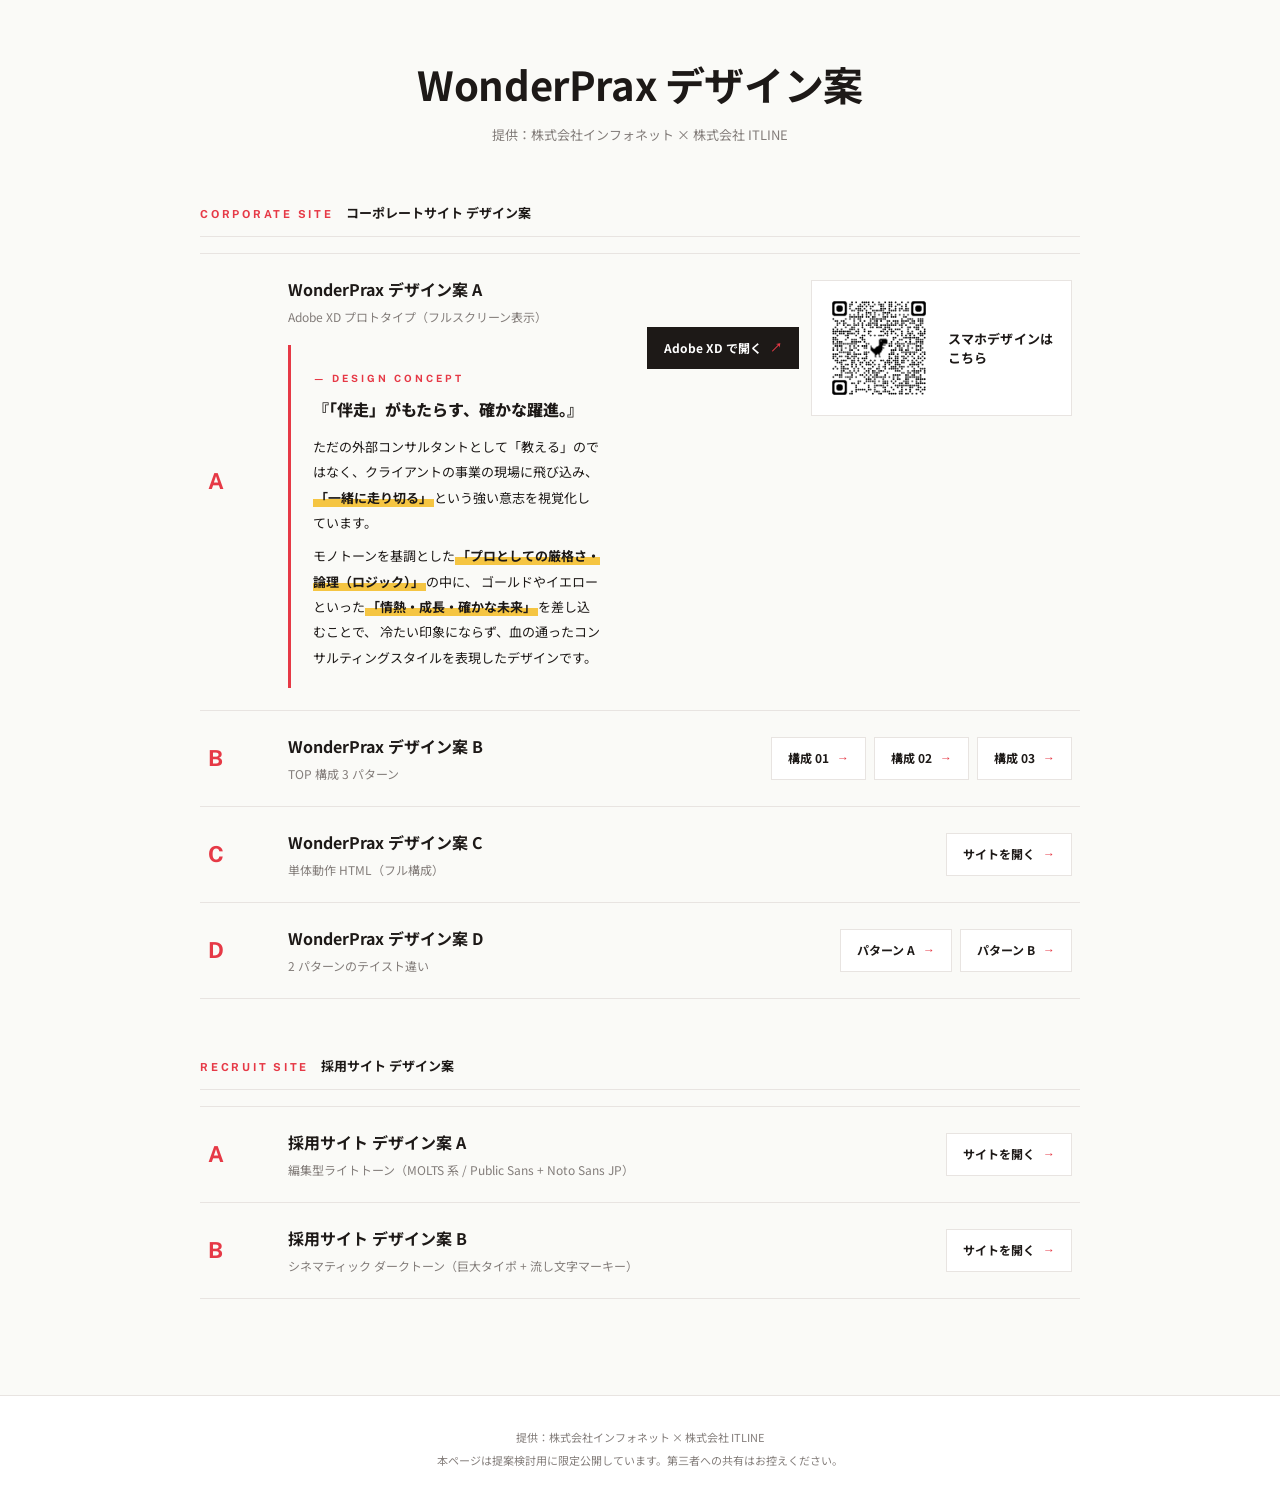
<file: designs/index.html>
<!DOCTYPE html>
<html lang="ja">
<head>
<meta charset="UTF-8">
<meta name="viewport" content="width=device-width, initial-scale=1.0">
<title>WonderPrax デザイン案</title>
<meta name="description" content="WonderPrax 株式会社 様 サイトリニューアル デザイン案一覧。提供：株式会社インフォネット × 株式会社 ITLINE">
<meta name="robots" content="noindex,nofollow">
<link rel="preconnect" href="https://fonts.googleapis.com">
<link rel="preconnect" href="https://fonts.gstatic.com" crossorigin>
<link href="https://fonts.googleapis.com/css2?family=Public+Sans:wght@400;500;600;700;800&family=Noto+Sans+JP:wght@400;500;600;700&display=swap" rel="stylesheet">
<style>
  *, *::before, *::after { box-sizing: border-box; margin: 0; padding: 0; }
  body {
    font-family: "Noto Sans JP", -apple-system, "Yu Gothic UI", "Hiragino Sans", sans-serif;
    font-weight: 400;
    font-size: 15px;
    line-height: 1.7;
    color: #1d1917;
    background: #fafaf7;
    -webkit-font-smoothing: antialiased;
  }
  a { color: inherit; text-decoration: none; }
  ul { list-style: none; padding: 0; margin: 0; }

  :root {
    --ink: #1d1917;
    --muted: #837d7a;
    --line: #e8e4e1;
    --paper: #fafaf7;
    --tint: #f6f3ee;
    --accent: #e63946;
    --en: "Public Sans", -apple-system, sans-serif;
    --jp: "Noto Sans JP", sans-serif;
  }

  .wrap { max-width: 880px; margin: 0 auto; padding: 0 24px; }

  /* ===== HEADER ===== */
  header.top {
    padding: 56px 24px 0;
    text-align: center;
  }
  header.top h1 {
    font-family: var(--jp);
    font-size: clamp(28px, 3.4vw, 40px);
    font-weight: 700;
    letter-spacing: -0.01em;
    color: var(--ink);
    line-height: 1.4;
  }
  header.top .sub {
    font-size: 13px;
    color: var(--muted);
    margin-top: 12px;
  }

  /* ===== GROUP ===== */
  .group {
    margin-top: 56px;
    padding: 0 24px;
  }
  .group-label {
    max-width: 880px;
    margin: 0 auto 16px;
    font-family: var(--en);
    font-size: 11px;
    font-weight: 700;
    letter-spacing: .25em;
    color: var(--accent);
    border-bottom: 1px solid var(--line);
    padding-bottom: 12px;
  }
  .group-label .gl-jp {
    font-family: var(--jp);
    font-size: 13px;
    font-weight: 700;
    color: var(--ink);
    letter-spacing: 0;
    margin-left: 12px;
  }

  /* ===== LIST ===== */
  .design-list {
    max-width: 880px;
    margin: 0 auto;
    display: flex;
    flex-direction: column;
    gap: 0;
    border-top: 1px solid var(--line);
  }
  .design-row {
    display: grid;
    grid-template-columns: 56px 1fr auto;
    gap: 24px;
    align-items: center;
    padding: 22px 8px;
    border-bottom: 1px solid var(--line);
    transition: background .2s;
  }
  .design-row:hover { background: #fff; }
  .dr-no {
    font-family: var(--en);
    font-size: 22px;
    font-weight: 700;
    color: var(--accent);
    letter-spacing: -0.02em;
  }
  .dr-body { min-width: 0; }
  .dr-title {
    font-family: var(--jp);
    font-size: 16px;
    font-weight: 700;
    color: var(--ink);
    margin-bottom: 4px;
  }
  .dr-meta {
    font-size: 12px;
    color: var(--muted);
    line-height: 1.65;
  }
  .dr-actions { display: flex; gap: 8px; flex-wrap: wrap; justify-content: flex-end; align-items: center; }
  .dr-btn {
    display: inline-flex;
    align-items: center;
    gap: 8px;
    padding: 10px 16px;
    background: #fff;
    border: 1px solid var(--line);
    font-family: var(--jp);
    font-size: 12px;
    font-weight: 700;
    color: var(--ink);
    transition: background .2s, border-color .2s, color .2s;
    white-space: nowrap;
  }
  .dr-btn:hover { background: var(--ink); border-color: var(--ink); color: #fff; }
  .dr-btn .ar { font-family: var(--en); font-weight: 700; color: var(--accent); }
  .dr-btn:hover .ar { color: #fff; }
  .dr-btn--xd { background: var(--ink); color: #fff; border-color: var(--ink); }
  .dr-btn--xd:hover { background: var(--accent); border-color: var(--accent); }
  .dr-btn--xd .ar { color: var(--accent); }
  .dr-btn--xd:hover .ar { color: #fff; }

  /* Design concept block (A 案 only) */
  .dr-concept {
    margin-top: 18px;
    padding: 18px 20px 18px 22px;
    background: var(--paper);
    border-left: 3px solid var(--accent);
  }
  .dc-eyebrow {
    display: inline-block;
    font-family: var(--en);
    font-size: 10px;
    font-weight: 700;
    letter-spacing: .3em;
    color: var(--accent);
    margin-bottom: 10px;
  }
  .dc-title {
    font-family: var(--jp);
    font-size: 16px;
    font-weight: 800;
    color: var(--ink);
    line-height: 1.55;
    margin-bottom: 12px;
    letter-spacing: -0.005em;
  }
  .dc-body {
    font-size: 13px;
    line-height: 1.95;
    color: var(--ink);
    margin-bottom: 8px;
  }
  .dc-body:last-child { margin-bottom: 0; }
  .dc-body em {
    font-style: normal;
    background: linear-gradient(transparent 60%, #f5c542 60%);
    font-weight: 700;
    padding: 0 2px;
  }
  /* Featured row: actions sit at top so the concept text isn't stretched */
  .design-row--has-concept .dr-actions { align-self: start; padding-top: 4px; }

  /* QR code (for A 案 mobile design preview) */
  .dr-qr {
    display: inline-flex;
    align-items: center;
    gap: 14px;
    padding: 12px 18px 12px 12px;
    background: #fff;
    border: 1px solid var(--line);
    margin-left: 4px;
  }
  .dr-qr img {
    width: 110px; height: 110px;
    display: block;
  }
  .dr-qr-label {
    font-family: var(--jp);
    font-size: 13px;
    font-weight: 700;
    line-height: 1.5;
    color: var(--ink);
    letter-spacing: .01em;
    white-space: nowrap;
  }

  /* ===== FOOTER ===== */
  footer.top {
    margin-top: 96px;
    padding: 32px 24px;
    text-align: center;
    border-top: 1px solid var(--line);
    background: #fff;
  }
  footer.top p {
    font-size: 11px;
    color: var(--muted);
    margin-bottom: 4px;
  }

  /* ===== RESPONSIVE ===== */
  @media (max-width: 720px) {
    .design-row {
      grid-template-columns: 40px 1fr;
      gap: 12px;
      padding: 18px 4px;
    }
    .dr-actions {
      grid-column: 1 / -1;
      justify-content: flex-start;
      padding-left: 52px;
      gap: 6px;
    }
    .dr-btn { font-size: 11px; padding: 8px 12px; }
    .dr-qr { padding: 10px 14px 10px 10px; gap: 10px; }
    .dr-qr img { width: 90px; height: 90px; }
    .dr-qr-label { font-size: 12px; }
  }
</style>
</head>
<body>

<header class="top">
  <h1>WonderPrax デザイン案</h1>
  <p class="sub">提供：株式会社インフォネット × 株式会社 ITLINE</p>
</header>

<!-- ========== コーポレートサイト 4 案 ========== -->
<section class="group">
  <div class="group-label">CORPORATE SITE<span class="gl-jp">コーポレートサイト デザイン案</span></div>
  <ul class="design-list">

    <li class="design-row design-row--has-concept">
      <span class="dr-no">A</span>
      <div class="dr-body">
        <div class="dr-title">WonderPrax デザイン案 A</div>
        <div class="dr-meta">Adobe XD プロトタイプ（フルスクリーン表示）</div>

        <div class="dr-concept">
          <span class="dc-eyebrow">— DESIGN CONCEPT</span>
          <p class="dc-title">『「伴走」がもたらす、確かな躍進。』</p>
          <p class="dc-body">
            ただの外部コンサルタントとして「教える」のではなく、クライアントの事業の現場に飛び込み、
            <em>「一緒に走り切る」</em>という強い意志を視覚化しています。
          </p>
          <p class="dc-body">
            モノトーンを基調とした<em>「プロとしての厳格さ・論理（ロジック）」</em>の中に、
            ゴールドやイエローといった<em>「情熱・成長・確かな未来」</em>を差し込むことで、
            冷たい印象にならず、血の通ったコンサルティングスタイルを表現したデザインです。
          </p>
        </div>
      </div>
      <div class="dr-actions">
        <a href="https://xd.adobe.com/view/e3ea0dcf-b623-4977-917d-7c7fd3b1259d-b6b9/?fullscreen" target="_blank" rel="noopener" class="dr-btn dr-btn--xd">Adobe XD で開く <span class="ar">↗</span></a>
        <div class="dr-qr">
          <img src="assets/qr_xd_a.png" alt="A案 スマホデザイン用 QR コード">
          <span class="dr-qr-label">スマホデザインは<br>こちら</span>
        </div>
      </div>
    </li>

    <li class="design-row">
      <span class="dr-no">B</span>
      <div class="dr-body">
        <div class="dr-title">WonderPrax デザイン案 B</div>
        <div class="dr-meta">TOP 構成 3 パターン</div>
      </div>
      <div class="dr-actions">
        <a href="b/01.html" target="_blank" rel="noopener" class="dr-btn">構成 01 <span class="ar">→</span></a>
        <a href="b/02.html" target="_blank" rel="noopener" class="dr-btn">構成 02 <span class="ar">→</span></a>
        <a href="b/03.html" target="_blank" rel="noopener" class="dr-btn">構成 03 <span class="ar">→</span></a>
      </div>
    </li>

    <li class="design-row">
      <span class="dr-no">C</span>
      <div class="dr-body">
        <div class="dr-title">WonderPrax デザイン案 C</div>
        <div class="dr-meta">単体動作 HTML（フル構成）</div>
      </div>
      <div class="dr-actions">
        <a href="c/" target="_blank" rel="noopener" class="dr-btn">サイトを開く <span class="ar">→</span></a>
      </div>
    </li>

    <li class="design-row">
      <span class="dr-no">D</span>
      <div class="dr-body">
        <div class="dr-title">WonderPrax デザイン案 D</div>
        <div class="dr-meta">2 パターンのテイスト違い</div>
      </div>
      <div class="dr-actions">
        <a href="d/a/" target="_blank" rel="noopener" class="dr-btn">パターン A <span class="ar">→</span></a>
        <a href="d/b/" target="_blank" rel="noopener" class="dr-btn">パターン B <span class="ar">→</span></a>
      </div>
    </li>

  </ul>
</section>

<!-- ========== 採用サイト 2 案 ========== -->
<section class="group">
  <div class="group-label">RECRUIT SITE<span class="gl-jp">採用サイト デザイン案</span></div>
  <ul class="design-list">

    <li class="design-row">
      <span class="dr-no">A</span>
      <div class="dr-body">
        <div class="dr-title">採用サイト デザイン案 A</div>
        <div class="dr-meta">編集型ライトトーン（MOLTS 系 / Public Sans + Noto Sans JP）</div>
      </div>
      <div class="dr-actions">
        <a href="https://itline-kodama.github.io/wp-recruit-2026/" target="_blank" rel="noopener" class="dr-btn">サイトを開く <span class="ar">→</span></a>
      </div>
    </li>

    <li class="design-row">
      <span class="dr-no">B</span>
      <div class="dr-body">
        <div class="dr-title">採用サイト デザイン案 B</div>
        <div class="dr-meta">シネマティック ダークトーン（巨大タイポ + 流し文字マーキー）</div>
      </div>
      <div class="dr-actions">
        <a href="https://itline-kodama.github.io/wp-recruit-2026/b/" target="_blank" rel="noopener" class="dr-btn">サイトを開く <span class="ar">→</span></a>
      </div>
    </li>

  </ul>
</section>

<footer class="top">
  <p>提供：株式会社インフォネット × 株式会社 ITLINE</p>
  <p>本ページは提案検討用に限定公開しています。第三者への共有はお控えください。</p>
</footer>

</body>
</html>
</file>
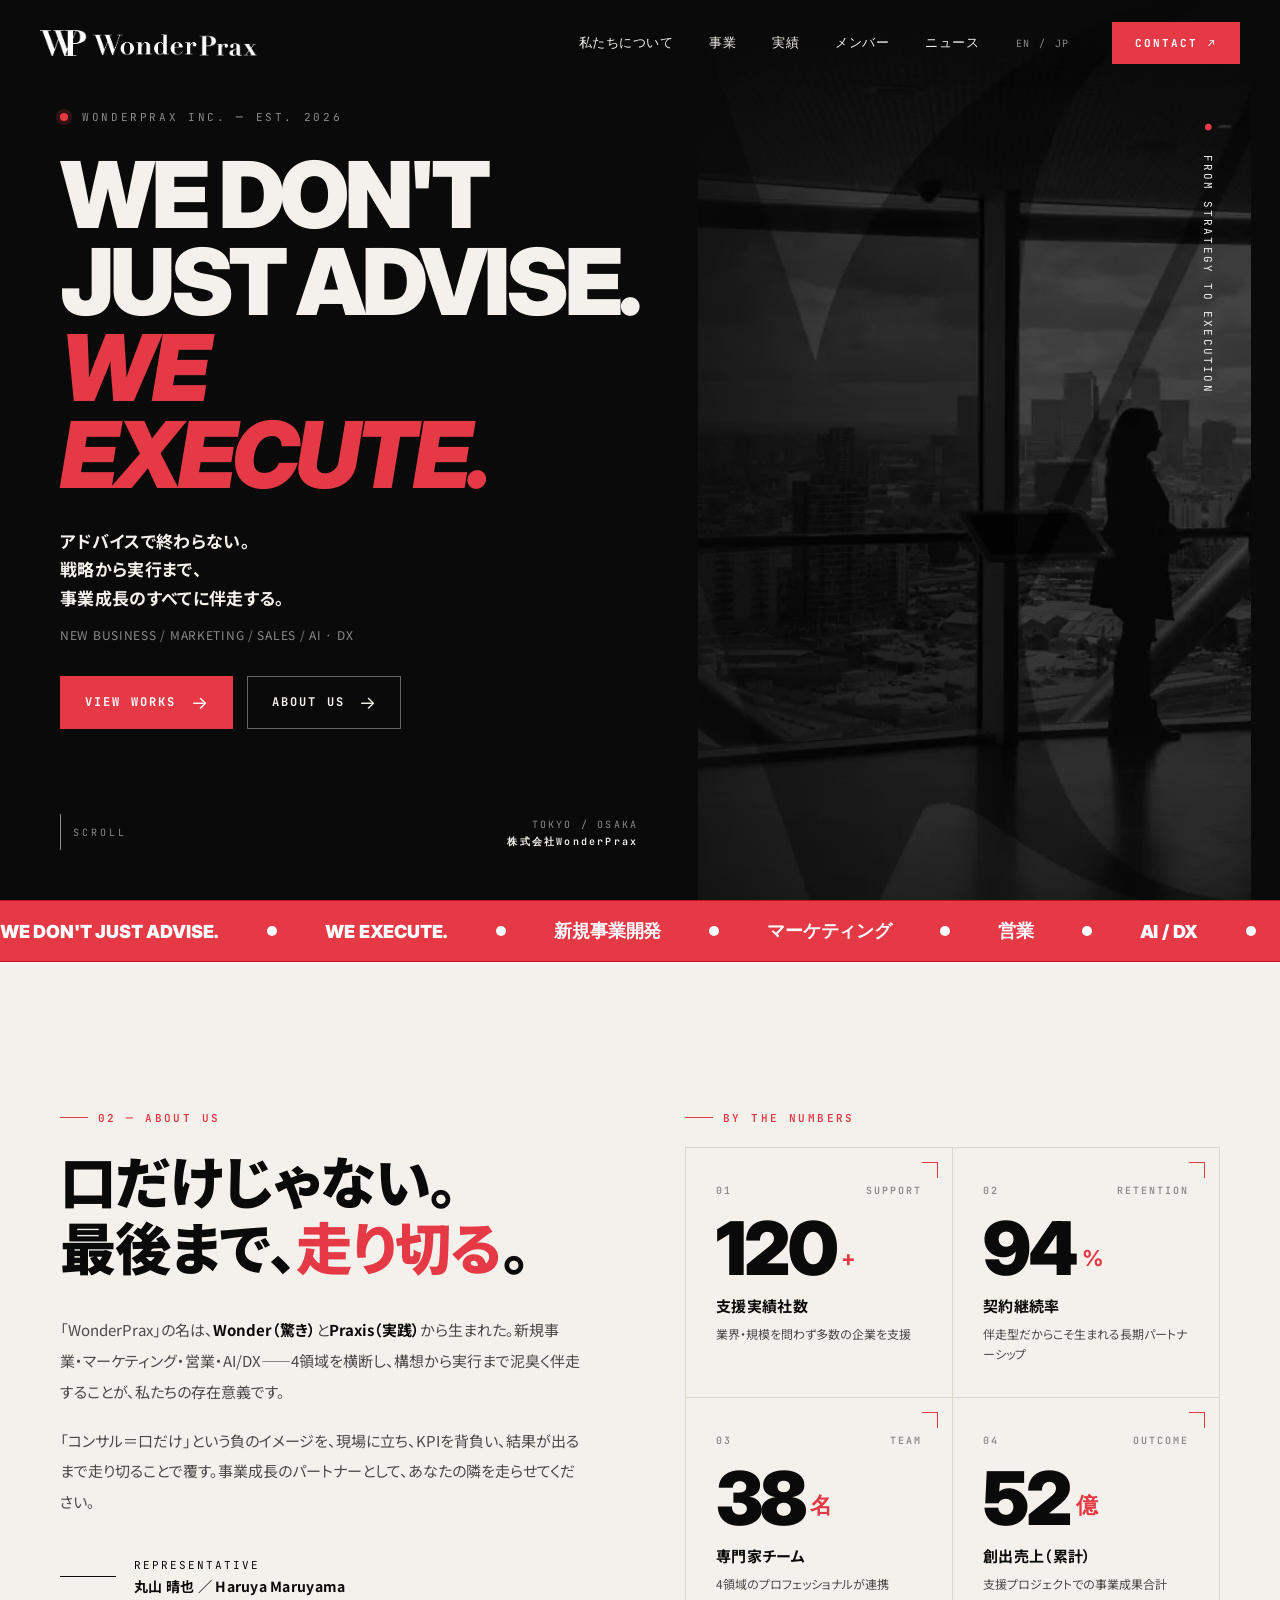
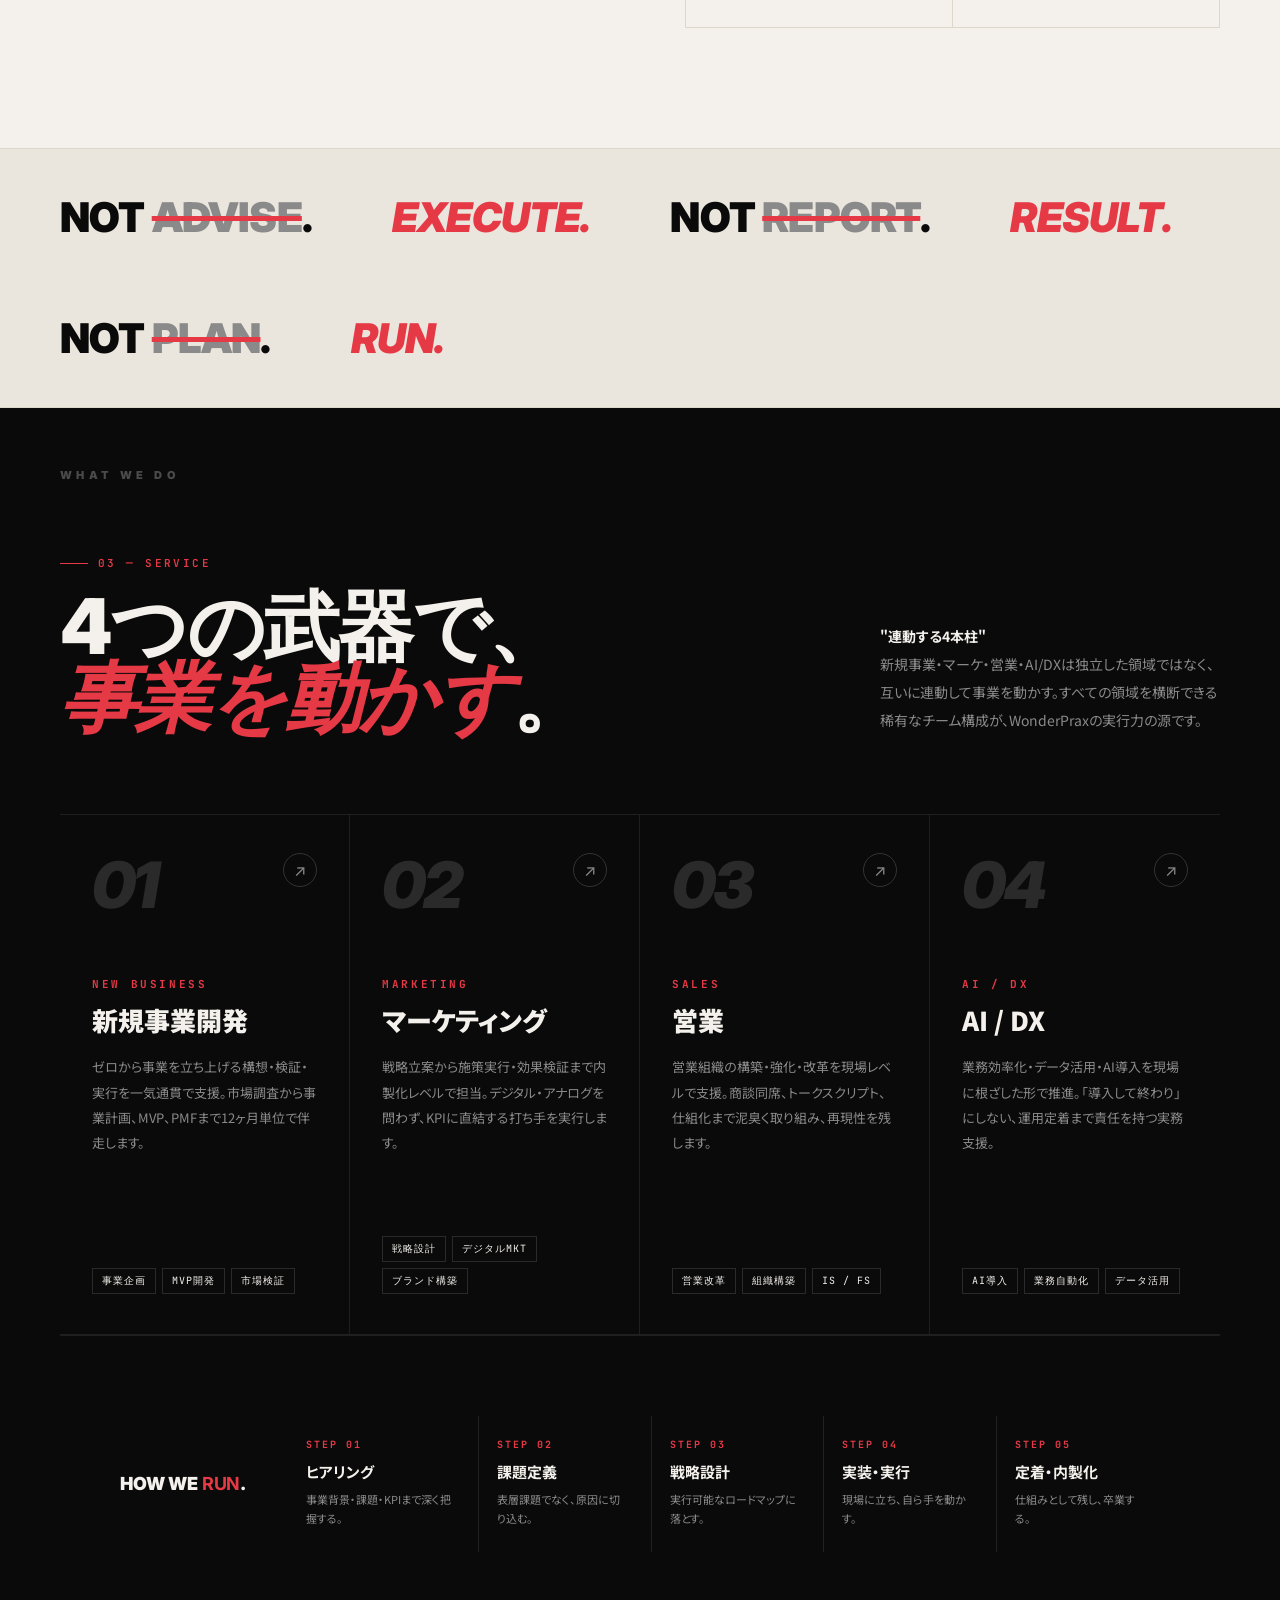
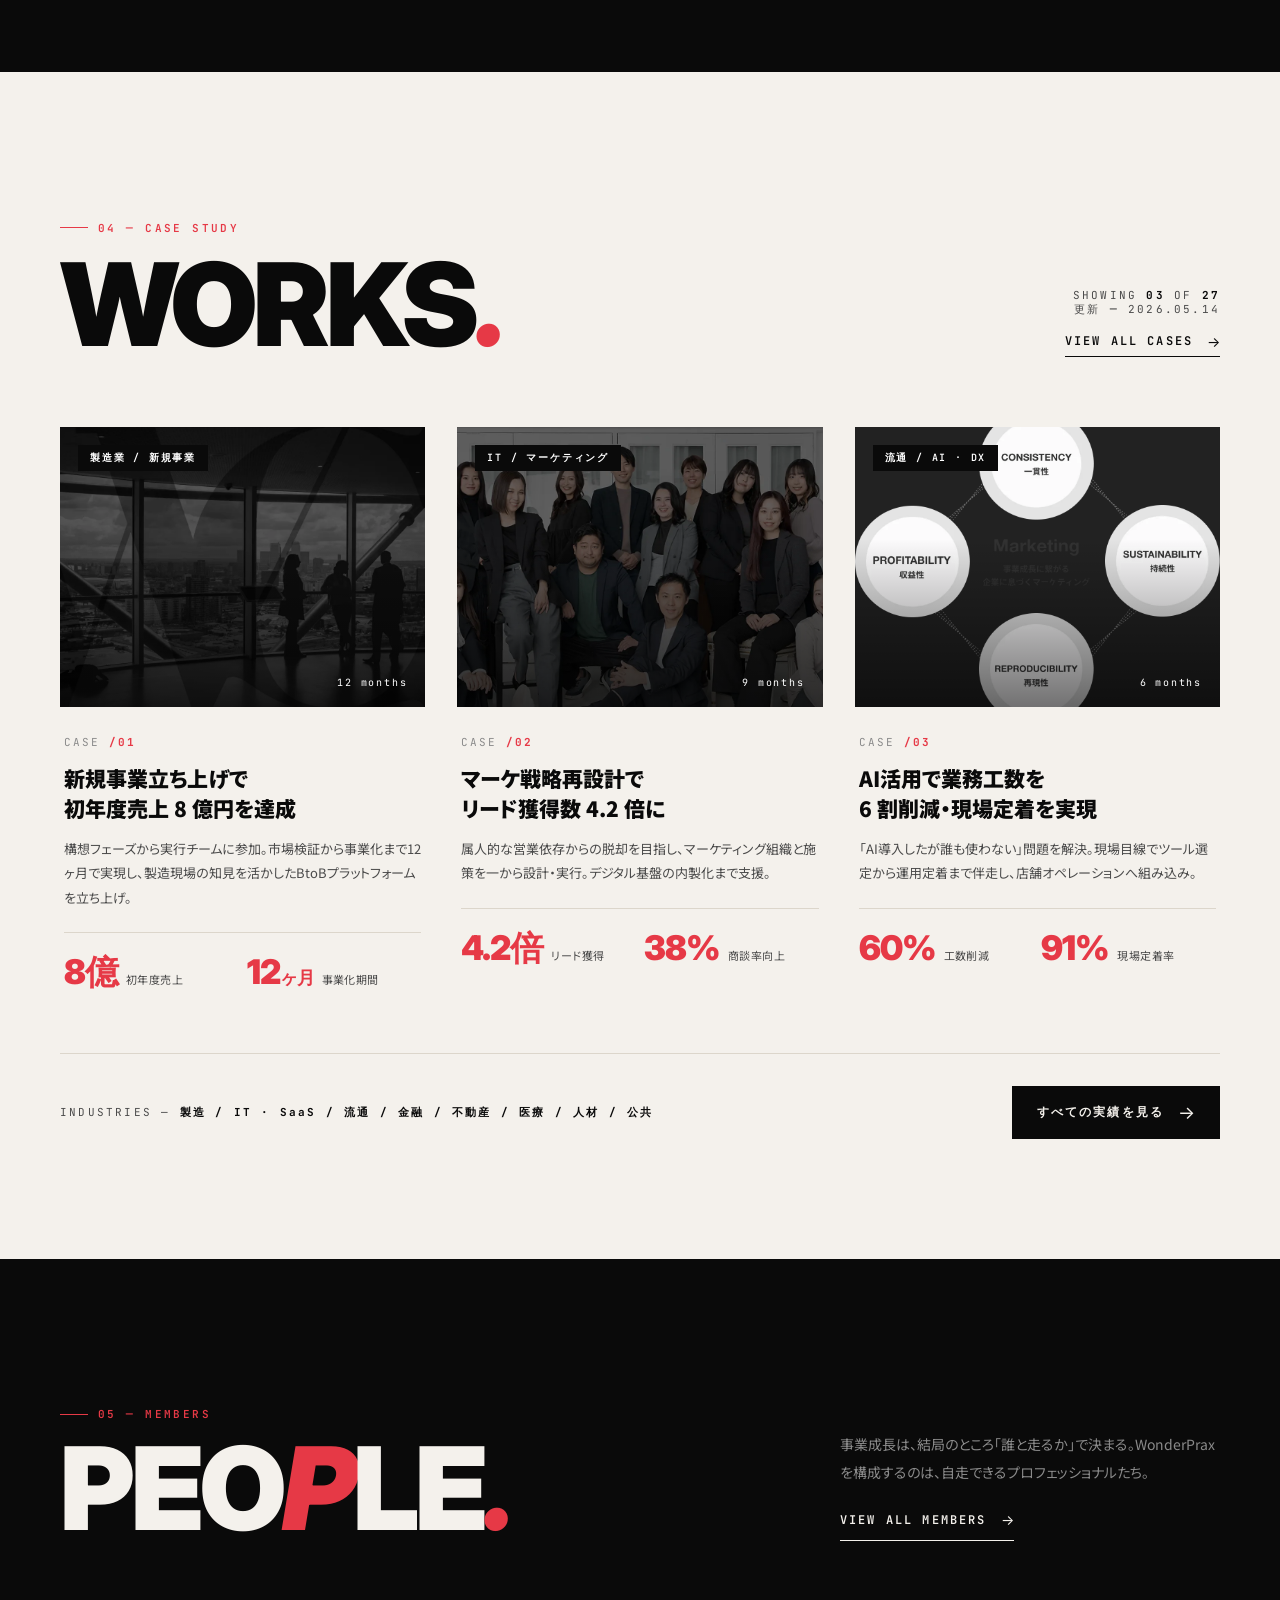
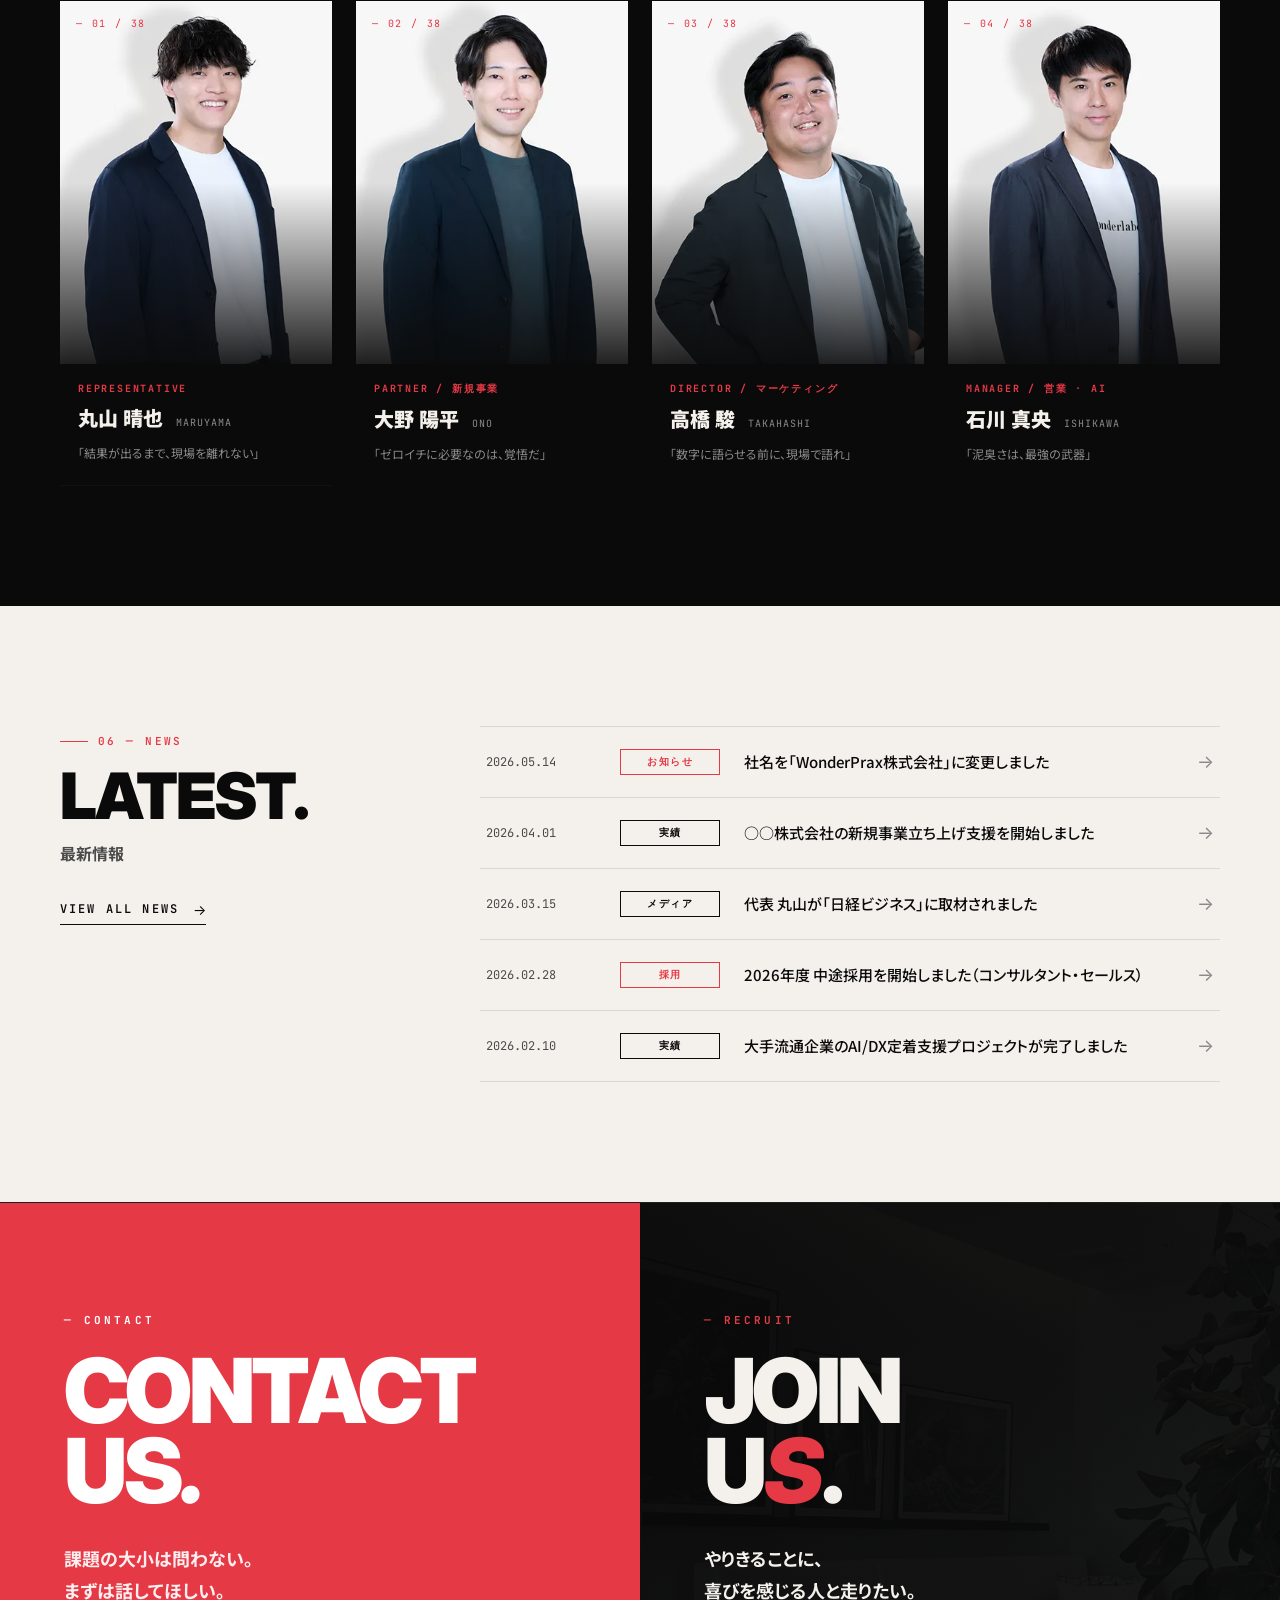
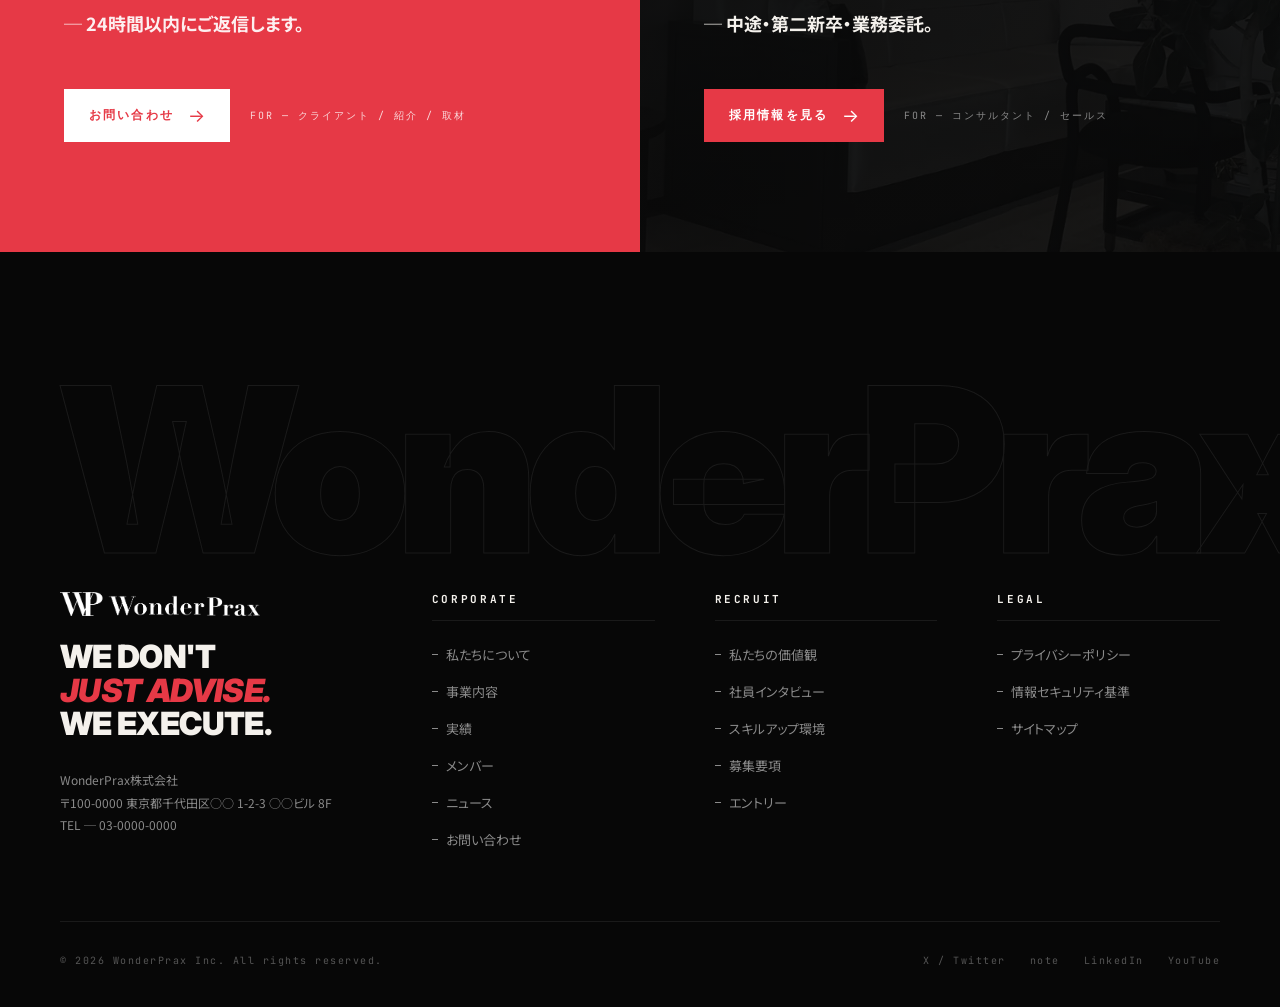
<file: designs/d/a/index.html>
<!DOCTYPE html>
<html lang="ja">
<head>
<meta charset="UTF-8" />
<meta name="viewport" content="width=device-width, initial-scale=1.0" />
<title>WonderPrax株式会社 ─ WE DON'T JUST ADVISE. WE EXECUTE.</title>
<link rel="preconnect" href="https://fonts.googleapis.com">
<link rel="preconnect" href="https://fonts.gstatic.com" crossorigin>
<link href="https://fonts.googleapis.com/css2?family=Inter:wght@400;500;700;800;900&family=Noto+Sans+JP:wght@400;500;700;900&family=JetBrains+Mono:wght@400;500;700&display=swap" rel="stylesheet">
<style>
  :root{
    --ink:#0a0a0a;
    --ink-2:#141414;
    --ink-3:#1c1c1c;
    --navy:#0f1722;
    --paper:#f4f1ec;
    --paper-2:#ebe6dd;
    --line:#1f1f1f;
    --line-light:#dcd6cb;
    --muted:#8a8a8a;
    --muted-2:#4a4a4a;
    --red:#e63946;
    --red-deep:#c1121f;
    --serif: "Noto Serif JP", serif;
    --sans: "Inter", "Helvetica Neue", Arial, sans-serif;
    --jp: "Noto Sans JP", "Hiragino Kaku Gothic ProN", sans-serif;
    --mono: "JetBrains Mono", ui-monospace, Menlo, monospace;
  }
  *,*::before,*::after{box-sizing:border-box;margin:0;padding:0;}
  html,body{background:var(--ink);color:var(--paper);font-family:var(--sans),var(--jp);font-feature-settings:"palt";-webkit-font-smoothing:antialiased;}
  body{overflow-x:hidden;}
  img{display:block;max-width:100%;}
  a{color:inherit;text-decoration:none;}
  ::selection{background:var(--red);color:#fff;}

  /* ────────── shared bits ────────── */
  .mono{font-family:var(--mono);letter-spacing:.06em;text-transform:uppercase;}
  .jp{font-family:var(--jp);}
  .eyebrow{
    display:inline-flex;align-items:center;gap:10px;
    font-family:var(--mono);font-size:11px;letter-spacing:.22em;
    color:var(--red);text-transform:uppercase;font-weight:600;
  }
  .eyebrow::before{
    content:"";display:inline-block;width:28px;height:1px;background:var(--red);
  }
  .display{
    font-family:var(--sans);
    font-weight:900;
    line-height:.92;
    letter-spacing:-.035em;
  }
  .display-jp{
    font-family:var(--jp);
    font-weight:900;
    line-height:1.18;
    letter-spacing:-.01em;
  }
  .link-arrow{
    display:inline-flex;align-items:center;gap:14px;
    font-family:var(--mono);font-size:12px;letter-spacing:.18em;font-weight:600;
    border-bottom:1px solid currentColor;padding-bottom:6px;
    transition:gap .25s ease;
  }
  .link-arrow:hover{gap:22px;}
  .link-arrow .arr{font-family:var(--sans);font-weight:400;font-size:14px;letter-spacing:0;}

  /* ────────── HEADER ────────── */
  header.site{
    position:fixed;top:0;left:0;right:0;z-index:90;
    padding:22px 40px;
    display:flex;align-items:center;justify-content:space-between;
    transition:background .3s, padding .3s;
  }
  header.site::before{
    content:"";position:absolute;inset:0;
    background:linear-gradient(to bottom, rgba(10,10,10,.78), rgba(10,10,10,0));
    pointer-events:none;z-index:-1;
  }
  .brand{
    display:flex;align-items:center;gap:12px;
  }
  .brand img{
    height:26px;width:auto;display:block;
  }
  nav.primary{
    display:flex;align-items:center;gap:36px;
  }
  nav.primary a.nav-item{
    font-family:var(--sans);font-size:13px;letter-spacing:.04em;color:var(--paper);
    position:relative;padding:6px 0;font-weight:500;
  }
  nav.primary a.nav-item::after{
    content:"";position:absolute;left:0;right:100%;bottom:0;height:1px;background:var(--red);
    transition:right .3s ease;
  }
  nav.primary a.nav-item:hover::after{right:0;}
  .nav-meta{
    font-family:var(--mono);font-size:10px;letter-spacing:.18em;color:var(--muted);margin-right:6px;
  }
  .nav-cta{
    display:inline-flex;align-items:center;gap:10px;
    background:var(--red);color:#fff;padding:13px 22px;
    font-family:var(--mono);font-size:11px;font-weight:700;letter-spacing:.18em;
    border:1px solid var(--red);
    transition:background .25s, color .25s;
  }
  .nav-cta:hover{background:transparent;color:var(--red);}

  /* ────────── 01 HERO ────────── */
  .hero{
    position:relative;min-height:100vh;height:100vh;background:var(--ink);
    display:grid;
    grid-template-columns: 1.05fr .95fr;
    overflow:hidden;
  }
  .hero-left{
    position:relative;z-index:3;
    padding: 110px 60px 50px;
    display:flex;flex-direction:column;justify-content:space-between;
    min-height:0;
  }
  .hero-tag{
    display:flex;align-items:center;gap:14px;
    font-family:var(--mono);font-size:11px;letter-spacing:.24em;color:var(--muted);
  }
  .hero-tag .dot{width:8px;height:8px;background:var(--red);border-radius:50%;
    box-shadow:0 0 0 4px rgba(230,57,70,.18);}
  .hero-catch{
    margin-top:28px;
  }
  .hero-catch .line{
    font-family:var(--sans);font-weight:900;font-size:clamp(48px,7.2vw,104px);
    line-height:.94;letter-spacing:-.045em;color:var(--paper);
    display:block;
  }
  .hero-catch .line.red{color:var(--red);font-style:italic;}
  .hero-catch .strike{
    display:inline-block;position:relative;
  }
  .hero-catch .strike::after{
    content:"";position:absolute;left:-2%;right:-2%;top:51%;height:8px;background:var(--red);
    transform:skew(-12deg);
  }
  .hero-jp{
    margin-top:28px;
    font-family:var(--jp);font-weight:700;font-size:17px;line-height:1.7;color:var(--paper);
    max-width:520px;letter-spacing:.02em;
  }
  .hero-jp small{
    display:block;margin-top:12px;font-weight:400;font-size:12px;color:var(--muted);letter-spacing:.06em;
  }
  .hero-actions{
    margin-top:30px;display:flex;gap:14px;align-items:center;flex-wrap:wrap;
  }
  .btn{
    display:inline-flex;align-items:center;gap:14px;
    padding:15px 24px;font-family:var(--mono);font-size:12px;font-weight:700;letter-spacing:.18em;
    border:1px solid transparent;cursor:pointer;
    transition:all .25s ease;
  }
  .btn .arr{font-family:var(--sans);font-size:18px;font-weight:400;letter-spacing:0;}
  .btn.solid{background:var(--red);color:#fff;border-color:var(--red);}
  .btn.solid:hover{background:transparent;color:var(--red);}
  .btn.ghost{background:transparent;color:var(--paper);border-color:rgba(244,241,236,.4);}
  .btn.ghost:hover{border-color:var(--paper);background:rgba(244,241,236,.06);}
  .btn.dark{background:var(--ink);color:var(--paper);border-color:var(--ink);}

  .hero-bottom{
    display:flex;justify-content:space-between;align-items:flex-end;gap:30px;
    margin-top:30px;
  }
  .hero-bottom .scroll{
    display:flex;align-items:center;gap:12px;
    font-family:var(--mono);font-size:10px;letter-spacing:.3em;color:var(--muted);
  }
  .hero-bottom .scroll .line-v{width:1px;height:36px;background:var(--muted);
    position:relative;overflow:hidden;}
  .hero-bottom .scroll .line-v::after{content:"";position:absolute;top:-50%;left:0;width:100%;height:50%;
    background:var(--red);animation:scrollDown 1.8s infinite ease-in-out;}
  @keyframes scrollDown{0%{top:-50%}100%{top:100%}}
  .hero-bottom .meta{
    font-family:var(--mono);font-size:10px;letter-spacing:.22em;color:var(--muted);text-align:right;line-height:1.7;
  }
  .hero-bottom .meta b{color:var(--paper);font-weight:600;}

  .hero-right{
    position:relative;overflow:hidden;
  }
  .hero-right .img{
    position:absolute;inset:0;background:#1a1a1a;
    background-size:cover;background-position:center;
    filter:grayscale(.4) contrast(1.05);
    opacity:0;transition:opacity 1.2s ease;
  }
  .hero-right .img.is-on{opacity:1;}
  .hero-right .img.i1{background-image:url('images/hero1.webp');}
  .hero-right .img.i2{background-image:url('images/team2.webp');background-position:center 30%;}
  .hero-right .img.i3{background-image:url('images/hero3.webp');}
  .hero-right .img.i4{background-image:url('images/team1.webp');}
  .hero-right::after{
    content:"";position:absolute;inset:0;
    background: linear-gradient(180deg, rgba(10,10,10,.55) 0%, rgba(10,10,10,.15) 40%, rgba(10,10,10,.35) 100%),
                linear-gradient(90deg, rgba(10,10,10,.55) 0%, rgba(10,10,10,0) 35%);
  }
  .hero-right .badge{
    position:absolute;left:-2px;top:48px;z-index:4;
    background:var(--red);color:#fff;padding:10px 22px;
    font-family:var(--mono);font-size:11px;letter-spacing:.22em;font-weight:700;
    display:flex;align-items:center;gap:14px;
  }
  .hero-right .badge .dots{display:flex;gap:6px;}
  .hero-right .badge .dots i{display:block;width:6px;height:6px;background:rgba(255,255,255,.35);border-radius:50%;transition:background .3s;}
  .hero-right .badge .dots i.on{background:#fff;}
  .hero-right .badge .cnt b{font-weight:700;}
  .hero-right .index{
    position:absolute;right:36px;top:120px;z-index:4;
    font-family:var(--mono);font-size:11px;letter-spacing:.2em;color:var(--paper);
    writing-mode:vertical-rl;text-orientation:mixed;
  }
  .hero-right .index span{color:var(--red);}
  .hero-right .quote-card{
    position:absolute;right:36px;bottom:50px;z-index:4;
    background:rgba(10,10,10,.78);backdrop-filter:blur(8px);
    border:1px solid rgba(244,241,236,.18);
    padding:24px 28px;max-width:300px;
  }
  .hero-right .quote-card .q{
    font-family:var(--jp);font-weight:700;color:var(--paper);font-size:14px;line-height:1.8;
  }
  .hero-right .quote-card .who{
    margin-top:14px;font-family:var(--mono);font-size:10px;letter-spacing:.18em;color:var(--red);
  }

  /* marquee */
  .marquee{
    background:var(--red);color:#fff;padding:18px 0;overflow:hidden;
    border-top:1px solid var(--red-deep);border-bottom:1px solid var(--red-deep);
  }
  .marquee .track{
    display:flex;gap:48px;white-space:nowrap;animation:marq 26s linear infinite;
    font-family:var(--sans);font-weight:900;font-size:18px;letter-spacing:-.01em;
  }
  .marquee .track span{display:inline-flex;align-items:center;gap:48px;}
  .marquee .track i{display:inline-block;width:10px;height:10px;background:#fff;border-radius:50%;font-style:normal;}
  @keyframes marq{from{transform:translateX(0)}to{transform:translateX(-50%)}}

  /* ────────── 02 ABOUT ────────── */
  .about{
    background:var(--paper);color:var(--ink);
    padding:140px 60px 120px;position:relative;
  }
  .about .grid{
    display:grid;grid-template-columns:1fr 1fr;gap:90px;
    max-width:1480px;margin:0 auto;align-items:start;
  }
  .about .copy h2.display-jp{
    font-size:clamp(40px,4.4vw,68px);color:var(--ink);margin-top:22px;
  }
  .about .copy h2 em{font-style:normal;color:var(--red);position:relative;}
  .about .copy h2 em::after{
    content:"";position:absolute;left:-4px;right:-4px;bottom:6px;height:14px;background:rgba(230,57,70,.18);z-index:-1;
  }
  .about .copy .body{
    margin-top:36px;font-family:var(--jp);font-size:15px;line-height:2.05;color:var(--muted-2);max-width:520px;
  }
  .about .copy .body p+p{margin-top:18px;}
  .about .copy .sign{
    margin-top:40px;display:flex;align-items:center;gap:18px;
  }
  .about .copy .sign .line{flex:0 0 56px;height:1px;background:var(--ink);}
  .about .copy .sign .who{
    font-family:var(--mono);font-size:11px;letter-spacing:.18em;color:var(--ink);
  }
  .about .copy .sign .who b{font-size:14px;font-family:var(--jp);font-weight:700;display:block;letter-spacing:.02em;margin-top:4px;}

  .stats{
    display:grid;grid-template-columns:repeat(2,1fr);gap:1px;
    background:var(--line-light);border:1px solid var(--line-light);
  }
  .stat{
    background:var(--paper);padding:36px 30px 32px;position:relative;
  }
  .stat .head{
    display:flex;align-items:center;justify-content:space-between;
    font-family:var(--mono);font-size:10px;letter-spacing:.2em;color:var(--muted);font-weight:600;
  }
  .stat .num{
    display:flex;align-items:flex-end;gap:6px;margin-top:18px;
  }
  .stat .num .n{
    font-family:var(--sans);font-weight:900;font-size:74px;line-height:.9;letter-spacing:-.04em;color:var(--ink);
  }
  .stat .num .u{
    font-family:var(--sans);font-weight:700;font-size:22px;color:var(--red);padding-bottom:10px;
  }
  .stat .label{
    margin-top:14px;font-family:var(--jp);font-weight:700;font-size:15px;color:var(--ink);letter-spacing:.02em;
  }
  .stat .desc{
    margin-top:8px;font-family:var(--jp);font-size:12px;line-height:1.7;color:var(--muted-2);
  }
  .stat .corner{
    position:absolute;top:14px;right:14px;width:16px;height:16px;border-top:1px solid var(--red);border-right:1px solid var(--red);
  }

  /* manifest band */
  .manifest{
    background:var(--paper-2);padding:0;border-top:1px solid var(--line-light);border-bottom:1px solid var(--line-light);
    overflow:hidden;
  }
  .manifest .row{
    display:flex;align-items:center;gap:80px;padding:48px 60px;
    font-family:var(--sans);font-weight:900;font-size:clamp(28px,3.2vw,46px);letter-spacing:-.02em;
    color:var(--ink);line-height:1;
    flex-wrap:wrap;
  }
  .manifest .row em{font-style:italic;color:var(--red);}
  .manifest .row s{text-decoration:line-through;text-decoration-color:var(--red);text-decoration-thickness:5px;color:var(--muted);}

  /* ────────── 03 SERVICE ────────── */
  .service{
    background:var(--ink);padding:140px 60px 0;position:relative;
  }
  .service::before{
    content:"WHAT WE DO";position:absolute;left:60px;top:60px;
    font-family:var(--sans);font-weight:900;font-size:11px;letter-spacing:.4em;color:var(--muted-2);
  }
  .service .head{
    display:grid;grid-template-columns:1fr auto;gap:60px;align-items:end;
    max-width:1480px;margin:0 auto 80px;
  }
  .service .head h2{
    font-size:clamp(48px,6vw,96px);color:var(--paper);
  }
  .service .head h2 em{font-style:italic;color:var(--red);}
  .service .head .lead{
    font-family:var(--jp);font-size:14px;line-height:2;color:var(--muted);max-width:340px;
  }
  .service .head .lead b{color:var(--paper);font-weight:700;}

  .svc-grid{
    display:grid;grid-template-columns:repeat(4,1fr);
    border-top:1px solid var(--line);
    max-width:1480px;margin:0 auto;
  }
  .svc{
    border-right:1px solid var(--line);border-bottom:1px solid var(--line);
    padding:38px 32px 40px;position:relative;
    background:var(--ink);
    transition:background .3s;
    min-height:520px;
    display:flex;flex-direction:column;
  }
  .svc:last-child{border-right:none;}
  .svc:hover{background:#121212;}
  .svc:hover .svc-num{color:var(--red);}
  .svc:hover .svc-arr{transform:translate(6px,-6px);color:var(--red);}
  .svc-row{display:flex;justify-content:space-between;align-items:flex-start;}
  .svc-num{
    font-family:var(--sans);font-weight:900;font-style:italic;font-size:64px;line-height:1;color:#2a2a2a;
    letter-spacing:-.04em;transition:color .3s;
  }
  .svc-arr{
    width:34px;height:34px;border:1px solid #333;border-radius:50%;
    display:grid;place-items:center;color:var(--muted);transition:all .3s;
  }
  .svc-en{
    margin-top:60px;font-family:var(--mono);font-size:11px;letter-spacing:.24em;color:var(--red);font-weight:700;
  }
  .svc-title{
    margin-top:12px;font-family:var(--jp);font-weight:900;font-size:26px;line-height:1.3;color:var(--paper);
  }
  .svc-body{
    margin-top:18px;font-family:var(--jp);font-size:13px;line-height:1.95;color:var(--muted);
  }
  .svc-tags{
    margin-top:auto;padding-top:32px;
    display:flex;flex-wrap:wrap;gap:6px;
  }
  .svc-tags .tag{
    font-family:var(--mono);font-size:10px;letter-spacing:.1em;color:var(--paper);
    border:1px solid #2a2a2a;padding:5px 9px;
  }

  /* approach band */
  .approach{
    background:var(--ink);border-top:1px solid var(--line);
    padding:80px 60px 120px;
  }
  .approach .inner{
    max-width:1480px;margin:0 auto;
    display:grid;grid-template-columns:auto 1fr;gap:60px;align-items:center;
  }
  .approach h3{
    font-family:var(--sans);font-weight:900;font-size:18px;color:var(--paper);letter-spacing:-.01em;
  }
  .approach h3 b{color:var(--red);}
  .approach .steps{
    display:grid;grid-template-columns:repeat(5,1fr);gap:8px;position:relative;
  }
  .step{
    padding:22px 18px 24px;border-left:1px solid #222;
  }
  .step:first-child{border-left:none;padding-left:0;}
  .step .s-num{
    font-family:var(--mono);font-size:10px;letter-spacing:.2em;color:var(--red);font-weight:700;
  }
  .step .s-title{
    margin-top:10px;font-family:var(--jp);font-weight:700;font-size:15px;color:var(--paper);
  }
  .step .s-desc{
    margin-top:8px;font-family:var(--jp);font-size:11px;line-height:1.75;color:var(--muted);
  }

  /* ────────── 04 CASE STUDY ────────── */
  .case{
    background:var(--paper);color:var(--ink);padding:140px 60px 120px;
  }
  .case .head{
    display:grid;grid-template-columns:auto 1fr auto;gap:40px;align-items:end;
    max-width:1480px;margin:0 auto 70px;
  }
  .case .head .eye{color:var(--red);}
  .case .head h2{font-size:clamp(72px,9vw,160px);}
  .case .head h2 em{font-style:italic;color:var(--red);}
  .case .head .right{justify-self:end;text-align:right;}
  .case .head .right .meta{font-family:var(--mono);font-size:11px;letter-spacing:.2em;color:var(--muted-2);}
  .case .head .right .meta b{color:var(--ink);font-weight:700;}

  .case-grid{
    display:grid;grid-template-columns:repeat(3,1fr);gap:32px;
    max-width:1480px;margin:0 auto;
  }
  .card{
    background:var(--paper);overflow:hidden;cursor:pointer;
  }
  .card .ph{
    position:relative;height:280px;overflow:hidden;background:#222;
  }
  .card .ph img{width:100%;height:100%;object-fit:cover;transition:transform .8s ease;filter:grayscale(.2);}
  .card:hover .ph img{transform:scale(1.06);}
  .card .ph::after{
    content:"";position:absolute;inset:0;background:linear-gradient(180deg, rgba(0,0,0,0) 40%, rgba(0,0,0,.55) 100%);
  }
  .card .ph .industry{
    position:absolute;left:18px;top:18px;z-index:3;
    background:var(--ink);color:#fff;padding:6px 12px;
    font-family:var(--mono);font-size:10px;letter-spacing:.18em;font-weight:600;
  }
  .card .ph .scope{
    position:absolute;right:18px;bottom:18px;z-index:3;color:#fff;
    font-family:var(--mono);font-size:10px;letter-spacing:.18em;
  }
  .card .body{padding:28px 4px 4px;}
  .card .body .case-no{font-family:var(--mono);font-size:11px;letter-spacing:.18em;color:var(--muted);}
  .card .body .case-no b{color:var(--red);font-weight:700;}
  .card .body h3{
    margin-top:14px;font-family:var(--jp);font-weight:900;font-size:21px;line-height:1.45;color:var(--ink);
  }
  .card .body .desc{
    margin-top:14px;font-family:var(--jp);font-size:13px;line-height:1.85;color:var(--muted-2);
  }
  .card .body .kpis{
    margin-top:22px;padding-top:22px;border-top:1px solid var(--line-light);
    display:grid;grid-template-columns:repeat(2,1fr);gap:8px;
  }
  .kpi{
    display:flex;align-items:baseline;gap:8px;
  }
  .kpi .n{font-family:var(--sans);font-weight:900;font-size:34px;color:var(--red);letter-spacing:-.03em;line-height:1;}
  .kpi .l{font-family:var(--jp);font-size:11px;color:var(--muted-2);letter-spacing:.04em;}

  .case-foot{
    max-width:1480px;margin:60px auto 0;display:flex;justify-content:space-between;align-items:center;
    border-top:1px solid var(--line-light);padding-top:32px;
  }
  .case-foot .left{font-family:var(--mono);font-size:11px;letter-spacing:.2em;color:var(--muted-2);}
  .case-foot .left b{color:var(--ink);}

  /* ────────── 05 MEMBERS ────────── */
  .members{
    background:var(--ink);color:var(--paper);padding:140px 60px 120px;
  }
  .members .head{
    display:grid;grid-template-columns:1fr auto;align-items:end;gap:40px;
    max-width:1480px;margin:0 auto 60px;
  }
  .members .head h2{font-size:clamp(72px,9vw,160px);}
  .members .head h2 em{font-style:italic;color:var(--red);}
  .members .head .lead{font-family:var(--jp);font-size:14px;line-height:2;color:var(--muted);max-width:380px;}

  .mem-grid{
    display:grid;grid-template-columns:repeat(4,1fr);gap:24px;
    max-width:1480px;margin:0 auto;
  }
  .mem{
    background:#111;cursor:pointer;position:relative;overflow:hidden;
  }
  .mem .ph{
    position:relative;aspect-ratio:3/4;overflow:hidden;background:#1a1a1a;
  }
  .mem .ph img{
    width:100%;height:100%;object-fit:cover;object-position:top center;
    filter:grayscale(.15) contrast(1.02);transition:all .6s;
  }
  .mem:hover .ph img{filter:grayscale(0);transform:scale(1.04);}
  .mem .ph::after{
    content:"";position:absolute;inset:0;
    background:linear-gradient(180deg, rgba(0,0,0,0) 50%, rgba(10,10,10,.9) 100%);
  }
  .mem .num{
    position:absolute;left:16px;top:16px;z-index:3;
    font-family:var(--mono);font-size:10px;letter-spacing:.18em;color:var(--red);
  }
  .mem .info{
    position:relative;padding:18px 18px 22px;background:var(--ink);
  }
  .mem .role{
    font-family:var(--mono);font-size:10px;letter-spacing:.18em;color:var(--red);font-weight:700;
  }
  .mem .name{
    margin-top:8px;font-family:var(--jp);font-weight:900;font-size:20px;color:var(--paper);
  }
  .mem .name small{font-family:var(--mono);font-size:10px;color:var(--muted);font-weight:400;margin-left:8px;letter-spacing:.1em;}
  .mem .quote{
    margin-top:10px;font-family:var(--jp);font-size:12px;line-height:1.75;color:var(--muted);
  }

  /* ────────── 06 NEWS ────────── */
  .news{
    background:var(--paper);color:var(--ink);padding:120px 60px;
  }
  .news .inner{max-width:1480px;margin:0 auto;display:grid;grid-template-columns:340px 1fr;gap:80px;}
  .news .left h2{
    font-family:var(--sans);font-weight:900;font-size:64px;letter-spacing:-.03em;color:var(--ink);line-height:.95;
  }
  .news .left .jp{font-family:var(--jp);font-weight:700;font-size:16px;color:var(--muted-2);margin-top:14px;}
  .news .left .archive{margin-top:36px;}
  .news-list{}
  .news-item{
    display:grid;grid-template-columns:110px 100px 1fr 30px;
    align-items:center;gap:24px;
    padding:22px 6px;border-top:1px solid var(--line-light);
    cursor:pointer;transition:padding .25s, background .25s;
  }
  .news-item:last-child{border-bottom:1px solid var(--line-light);}
  .news-item:hover{padding-left:18px;background:rgba(230,57,70,.04);}
  .news-item:hover .news-arr{transform:translateX(8px);color:var(--red);}
  .news-date{font-family:var(--mono);font-size:12px;color:var(--muted-2);}
  .news-cat{
    font-family:var(--mono);font-size:10px;letter-spacing:.15em;font-weight:700;
    border:1px solid var(--ink);color:var(--ink);padding:5px 8px;text-align:center;
  }
  .news-cat.red{border-color:var(--red);color:var(--red);}
  .news-title{font-family:var(--jp);font-size:15px;font-weight:500;color:var(--ink);line-height:1.55;}
  .news-arr{font-family:var(--sans);font-size:18px;color:var(--muted);transition:all .25s;justify-self:end;}

  /* ────────── 07 CTA ────────── */
  .cta{
    background:var(--ink);padding:0;position:relative;
    display:grid;grid-template-columns:1fr 1fr;border-top:1px solid var(--line);
  }
  .cta-block{
    padding:110px 64px 110px;position:relative;overflow:hidden;
    min-height:560px;display:flex;flex-direction:column;justify-content:space-between;
  }
  .cta-block.contact{
    background:var(--red);color:#fff;
  }
  .cta-block.recruit{
    background:#0a0a0a;color:var(--paper);
  }
  .cta-block.recruit::before{
    content:"";position:absolute;inset:0;background:url('images/team2.webp') center/cover;
    opacity:.35;filter:grayscale(.6) contrast(1.05);
  }
  .cta-block.recruit::after{
    content:"";position:absolute;inset:0;
    background:linear-gradient(135deg, rgba(10,10,10,.85), rgba(10,10,10,.55));
  }
  .cta-block > *{position:relative;z-index:2;}
  .cta-type{
    font-family:var(--mono);font-size:11px;letter-spacing:.28em;font-weight:700;
  }
  .cta-block.contact .cta-type{color:#fff;}
  .cta-block.recruit .cta-type{color:var(--red);}
  .cta-block h3{
    margin-top:24px;font-family:var(--sans);font-weight:900;font-size:clamp(56px,7vw,112px);
    letter-spacing:-.04em;line-height:.9;
  }
  .cta-block.recruit h3 em{font-style:italic;color:var(--red);}
  .cta-block .body-jp{
    margin-top:30px;font-family:var(--jp);font-weight:700;font-size:18px;line-height:1.8;max-width:440px;
  }
  .cta-block.contact .body-jp{color:rgba(255,255,255,.92);}
  .cta-block .actions{margin-top:auto;padding-top:50px;display:flex;align-items:center;gap:20px;flex-wrap:wrap;}
  .btn.invert-red{background:#fff;color:var(--red);}
  .btn.invert-red:hover{background:var(--ink);color:#fff;}
  .btn.recruit{background:var(--red);color:#fff;border-color:var(--red);}
  .btn.recruit:hover{background:#fff;color:var(--red);}
  .cta-meta{
    font-family:var(--mono);font-size:10px;letter-spacing:.2em;
  }
  .cta-block.contact .cta-meta{color:rgba(255,255,255,.8);}

  /* ────────── FOOTER ────────── */
  footer.site{
    background:#070707;color:var(--paper);padding:80px 60px 40px;
  }
  .footer-top{
    display:grid;grid-template-columns:1.4fr 1fr 1fr 1fr;gap:60px;
    border-bottom:1px solid #1a1a1a;padding-bottom:60px;margin-bottom:32px;
  }
  .f-brand .brand{margin-bottom:24px;}
  .f-tag{
    font-family:var(--sans);font-weight:900;font-size:32px;letter-spacing:-.02em;line-height:1.05;color:var(--paper);
  }
  .f-tag em{font-style:italic;color:var(--red);}
  .f-addr{
    margin-top:28px;font-family:var(--jp);font-size:12px;color:var(--muted);line-height:1.9;
  }
  .f-col-title{
    font-family:var(--mono);font-size:11px;letter-spacing:.24em;color:var(--paper);font-weight:700;
    padding-bottom:14px;border-bottom:1px solid #1a1a1a;margin-bottom:18px;
  }
  .f-col ul{list-style:none;}
  .f-col li{margin-bottom:12px;}
  .f-col li a{font-family:var(--jp);font-size:13px;color:var(--muted);transition:color .2s;display:inline-flex;align-items:center;gap:8px;}
  .f-col li a::before{content:"";width:6px;height:1px;background:var(--muted);transition:width .2s, background .2s;}
  .f-col li a:hover{color:var(--red);}
  .f-col li a:hover::before{width:14px;background:var(--red);}
  .footer-bottom{
    display:flex;justify-content:space-between;align-items:center;
    font-family:var(--mono);font-size:10px;letter-spacing:.15em;color:#555;
  }
  .footer-bottom .links{display:flex;gap:24px;}
  .footer-bottom .links a:hover{color:var(--paper);}
  .footer-mega{
    font-family:var(--sans);font-weight:900;font-size:clamp(120px,18vw,300px);
    letter-spacing:-.06em;line-height:.85;color:transparent;
    -webkit-text-stroke:1px #1a1a1a;
    margin:40px 0 24px;text-align:center;user-select:none;
  }

  /* ────────── HAMBURGER ────────── */
  .hamburger{
    display:none;
    width:44px;height:44px;background:transparent;border:1px solid rgba(244,241,236,.3);
    cursor:pointer;position:relative;z-index:120;
    align-items:center;justify-content:center;flex-direction:column;gap:5px;
    padding:0;
  }
  .hamburger span{
    display:block;width:18px;height:2px;background:var(--paper);transition:all .3s;
  }
  .hamburger.is-open span:nth-child(1){transform:translateY(7px) rotate(45deg);}
  .hamburger.is-open span:nth-child(2){opacity:0;}
  .hamburger.is-open span:nth-child(3){transform:translateY(-7px) rotate(-45deg);}

  /* ────────── RESPONSIVE: TABLET ≤1100px ────────── */
  @media (max-width: 1100px){
    header.site{padding:18px 28px;}
    nav.primary{gap:22px;}
    nav.primary a.nav-item{font-size:12px;}
    .nav-meta{display:none;}

    .hero{grid-template-columns:1.15fr .85fr;}
    .hero-left{padding:100px 36px 40px;}
    .hero-right .quote-card{display:none;}
    .hero-right .index{right:20px;top:90px;}

    .about{padding:100px 36px 90px;}
    .about .grid{grid-template-columns:1fr;gap:60px;}

    .service{padding:110px 36px 0;}
    .service::before{left:36px;top:40px;}
    .svc-grid{grid-template-columns:repeat(2,1fr);}
    .svc{border-bottom:1px solid var(--line);min-height:auto;}
    .svc:nth-child(2n){border-right:none;}

    .approach{padding:60px 36px 100px;}
    .approach .inner{grid-template-columns:1fr;gap:30px;}
    .approach .steps{grid-template-columns:repeat(5,1fr);gap:4px;}
    .step{padding:18px 12px;}

    .case{padding:100px 36px 90px;}
    .case-grid{grid-template-columns:repeat(2,1fr);gap:24px;}
    .case-grid .card:nth-child(3){grid-column:1 / -1;}

    .members{padding:100px 36px 90px;}
    .mem-grid{grid-template-columns:repeat(2,1fr);gap:20px;}

    .news{padding:90px 36px;}
    .news .inner{grid-template-columns:1fr;gap:40px;}

    .cta-block{padding:80px 40px;min-height:480px;}

    footer.site{padding:60px 36px 32px;}
    .footer-top{grid-template-columns:1fr 1fr;gap:40px;}
  }

  /* ────────── RESPONSIVE: MOBILE ≤720px ────────── */
  @media (max-width: 720px){
    header.site{padding:14px 20px;}
    .brand img{height:22px;}
    nav.primary{
      position:fixed;inset:0;background:var(--ink);
      flex-direction:column;align-items:flex-start;justify-content:center;
      padding:80px 32px 40px;gap:0;
      transform:translateX(100%);transition:transform .35s ease;
      z-index:100;
    }
    nav.primary.is-open{transform:translateX(0);}
    nav.primary a.nav-item{
      font-size:24px;font-family:var(--jp);font-weight:700;
      padding:18px 0;width:100%;border-bottom:1px solid #1a1a1a;
    }
    nav.primary a.nav-item:first-child{border-top:1px solid #1a1a1a;}
    nav.primary .nav-cta{
      margin-top:32px;width:100%;justify-content:center;padding:18px 22px;
    }
    .hamburger{display:flex;}

    .hero{
      grid-template-columns:1fr;
      min-height:auto;height:auto;
    }
    .hero-left{
      padding:120px 24px 40px;order:2;
    }
    .hero-right{
      order:1;height:42vh;min-height:280px;position:relative;
    }
    .hero-right .index{display:none;}
    .hero-catch{margin-top:22px;}
    .hero-catch .line{font-size:clamp(40px,11vw,64px);}
    .hero-catch .strike::after{height:5px;}
    .hero-jp{font-size:15px;margin-top:22px;}
    .hero-actions{margin-top:24px;}
    .btn{padding:13px 18px;font-size:11px;}
    .hero-bottom{margin-top:40px;flex-direction:column;align-items:flex-start;gap:24px;}
    .hero-bottom .meta{text-align:left;}

    .marquee .track{font-size:14px;gap:32px;}
    .marquee{padding:14px 0;}

    .about{padding:80px 24px 70px;}
    .about .grid{gap:50px;}
    .about .copy h2.display-jp{font-size:clamp(32px,8vw,44px);}
    .about .copy .body{font-size:14px;line-height:1.95;}
    .stats{grid-template-columns:1fr 1fr;}
    .stat{padding:24px 18px 22px;}
    .stat .num .n{font-size:54px;}
    .stat .num .u{font-size:18px;padding-bottom:8px;}
    .stat .label{font-size:13px;}
    .stat .desc{font-size:11px;}

    .manifest .row{
      padding:36px 24px;gap:24px;font-size:clamp(24px,7vw,36px);
    }

    .service{padding:80px 0 0;}
    .service::before{left:24px;top:30px;}
    .service .head{padding:0 24px;grid-template-columns:1fr;gap:24px;margin-bottom:50px;}
    .service .head h2{font-size:clamp(40px,11vw,60px);}
    .svc-grid{grid-template-columns:1fr;}
    .svc{border-right:none !important;padding:32px 24px 36px;}
    .svc-num{font-size:48px;}
    .svc-title{font-size:22px;}
    .svc-en{margin-top:36px;}

    .approach{padding:60px 24px 80px;}
    .approach .steps{grid-template-columns:repeat(2,1fr);gap:0;}
    .step{
      border-left:none;border-top:1px solid #222;
      padding:18px 0;
    }
    .step:first-child{padding-left:0;}
    .step:nth-child(2n){padding-left:18px;border-left:1px solid #222;}
    .step:nth-child(5){grid-column:1 / -1;border-bottom:1px solid #222;}

    .case{padding:80px 24px 70px;}
    .case .head{grid-template-columns:1fr;gap:24px;margin-bottom:50px;}
    .case .head .right{justify-self:start;text-align:left;}
    .case .head h2{font-size:clamp(56px,16vw,90px);}
    .case-grid{grid-template-columns:1fr;gap:36px;}
    .case-grid .card:nth-child(3){grid-column:auto;}
    .card .ph{height:220px;}
    .card .body h3{font-size:19px;}
    .kpi .n{font-size:28px;}
    .case-foot{flex-direction:column;align-items:flex-start;gap:20px;}

    .members{padding:80px 24px 70px;}
    .members .head{grid-template-columns:1fr;gap:24px;margin-bottom:40px;}
    .members .head h2{font-size:clamp(56px,16vw,90px);}
    .mem-grid{grid-template-columns:1fr 1fr;gap:14px;}
    .mem .info{padding:14px 14px 18px;}
    .mem .name{font-size:16px;}
    .mem .name small{display:block;margin-left:0;margin-top:2px;}
    .mem .quote{font-size:11px;}

    .news{padding:70px 24px;}
    .news .left h2{font-size:48px;}
    .news-item{
      grid-template-columns:auto auto 1fr;
      grid-template-rows:auto auto;
      gap:10px 14px;
      padding:18px 4px;
    }
    .news-date{font-size:11px;}
    .news-cat{font-size:9px;padding:4px 6px;}
    .news-title{
      grid-column:1 / -1;grid-row:2;font-size:14px;
    }
    .news-arr{display:none;}
    .news-item:hover{padding-left:4px;}

    .cta{grid-template-columns:1fr;}
    .cta-block{padding:64px 28px;min-height:auto;}
    .cta-block h3{font-size:clamp(48px,14vw,76px);}
    .cta-block .body-jp{font-size:16px;margin-top:24px;}
    .cta-block .actions{padding-top:36px;flex-direction:column;align-items:flex-start;gap:18px;}

    footer.site{padding:50px 24px 28px;}
    .footer-mega{font-size:clamp(64px,18vw,120px);margin:24px 0 16px;}
    .footer-top{grid-template-columns:1fr;gap:32px;padding-bottom:40px;margin-bottom:24px;}
    .f-tag{font-size:24px;}
    .footer-bottom{flex-direction:column;gap:18px;align-items:flex-start;}
    .footer-bottom .links{flex-wrap:wrap;gap:14px 20px;}

  }

  /* tiny phones */
  @media (max-width: 380px){
    .stats{grid-template-columns:1fr;}
    .mem-grid{grid-template-columns:1fr;}
    .approach .steps{grid-template-columns:1fr;}
    .step{border-left:none !important;padding:14px 0 !important;border-top:1px solid #222;}
    .step:nth-child(5){border-bottom:1px solid #222;}
  }

</style>
</head>
<body>

<!-- ════════ HEADER ════════ -->
<header class="site" data-screen-label="Header">
  <a class="brand" href="#top" aria-label="WonderPrax">
    <img src="images/wp_logo.png" alt="WonderPrax">
  </a>
  <nav class="primary" id="primaryNav">
    <a class="nav-item" href="#about">私たちについて</a>
    <a class="nav-item" href="#service">事業</a>
    <a class="nav-item" href="#case">実績</a>
    <a class="nav-item" href="#members">メンバー</a>
    <a class="nav-item" href="#news">ニュース</a>
    <span class="nav-meta">EN / JP</span>
    <a class="nav-cta" href="#contact">CONTACT <span>↗</span></a>
  </nav>
  <button class="hamburger" id="hamburger" aria-label="Menu" aria-expanded="false">
    <span></span><span></span><span></span>
  </button>
</header>

<!-- ════════ 01 HERO ════════ -->
<section class="hero" id="top" data-screen-label="01 Hero">
  <div class="hero-left">
    <div>
      <div class="hero-tag"><span class="dot"></span> WONDERPRAX INC. ─ EST. 2026</div>
      <h1 class="hero-catch">
        <span class="line">WE DON'T</span>
        <span class="line">JUST&nbsp;ADVISE.</span>
        <span class="line red">WE EXECUTE.</span>
      </h1>
      <p class="hero-jp">
        アドバイスで終わらない。<br>
        戦略から実行まで、<br>事業成長のすべてに伴走する。
        <small>NEW BUSINESS / MARKETING / SALES / AI&nbsp;·&nbsp;DX</small>
      </p>
      <div class="hero-actions">
        <a class="btn solid" href="#case">VIEW WORKS <span class="arr">→</span></a>
        <a class="btn ghost" href="#about">ABOUT US <span class="arr">→</span></a>
      </div>
    </div>
    <div class="hero-bottom">
      <div class="scroll"><div class="line-v"></div>SCROLL</div>
      <div class="meta">
        TOKYO / OSAKA<br>
        <b>株式会社WonderPrax</b>
      </div>
    </div>
  </div>
  <div class="hero-right">
    <div class="img i1 is-on"></div>
    <div class="img i2"></div>
    <div class="img i3"></div>
    <div class="img i4"></div>
    <div class="index"><span>●</span>&nbsp;&nbsp;FROM STRATEGY TO EXECUTION</div>
  </div>
</section>

<!-- marquee -->
<div class="marquee" aria-hidden="true">
  <div class="track">
    <span>WE DON'T JUST ADVISE. <i></i> WE EXECUTE. <i></i> 新規事業開発 <i></i> マーケティング <i></i> 営業 <i></i> AI&nbsp;/&nbsp;DX <i></i> WE DON'T JUST ADVISE. <i></i> WE EXECUTE. <i></i> 新規事業開発 <i></i> マーケティング <i></i> 営業 <i></i> AI&nbsp;/&nbsp;DX <i></i></span>
    <span>WE DON'T JUST ADVISE. <i></i> WE EXECUTE. <i></i> 新規事業開発 <i></i> マーケティング <i></i> 営業 <i></i> AI&nbsp;/&nbsp;DX <i></i> WE DON'T JUST ADVISE. <i></i> WE EXECUTE. <i></i> 新規事業開発 <i></i> マーケティング <i></i> 営業 <i></i> AI&nbsp;/&nbsp;DX <i></i></span>
  </div>
</div>

<!-- ════════ 02 ABOUT ════════ -->
<section class="about" id="about" data-screen-label="02 About">
  <div class="grid">
    <div class="copy">
      <div class="eyebrow">02 ─ ABOUT US</div>
      <h2 class="display-jp">口だけじゃない。<br>最後まで、<em>走り切る</em>。</h2>
      <div class="body">
        <p>
          「WonderPrax」の名は、<b style="color:#0a0a0a">Wonder（驚き）</b>と<b style="color:#0a0a0a">Praxis（実践）</b>から生まれた。新規事業・マーケティング・営業・AI/DX——4領域を横断し、構想から実行まで泥臭く伴走することが、私たちの存在意義です。
        </p>
        <p>
          「コンサル＝口だけ」という負のイメージを、現場に立ち、KPIを背負い、結果が出るまで走り切ることで覆す。事業成長のパートナーとして、あなたの隣を走らせてください。
        </p>
      </div>
      <div class="sign">
        <span class="line"></span>
        <span class="who">REPRESENTATIVE
          <b>丸山 晴也 ／ Haruya Maruyama</b>
        </span>
      </div>
    </div>
    <div>
      <div class="eyebrow" style="margin-bottom:22px;">BY THE NUMBERS</div>
      <div class="stats">
        <div class="stat">
          <span class="corner"></span>
          <div class="head"><span>01</span><span>SUPPORT</span></div>
          <div class="num"><span class="n">120</span><span class="u">+</span></div>
          <div class="label">支援実績社数</div>
          <div class="desc">業界・規模を問わず多数の企業を支援</div>
        </div>
        <div class="stat">
          <span class="corner"></span>
          <div class="head"><span>02</span><span>RETENTION</span></div>
          <div class="num"><span class="n">94</span><span class="u">%</span></div>
          <div class="label">契約継続率</div>
          <div class="desc">伴走型だからこそ生まれる長期パートナーシップ</div>
        </div>
        <div class="stat">
          <span class="corner"></span>
          <div class="head"><span>03</span><span>TEAM</span></div>
          <div class="num"><span class="n">38</span><span class="u">名</span></div>
          <div class="label">専門家チーム</div>
          <div class="desc">4領域のプロフェッショナルが連携</div>
        </div>
        <div class="stat">
          <span class="corner"></span>
          <div class="head"><span>04</span><span>OUTCOME</span></div>
          <div class="num"><span class="n">52</span><span class="u">億</span></div>
          <div class="label">創出売上（累計）</div>
          <div class="desc">支援プロジェクトでの事業成果合計</div>
        </div>
      </div>
    </div>
  </div>
</section>

<!-- manifest band -->
<div class="manifest" aria-hidden="true">
  <div class="row">
    <span>NOT&nbsp;<s>ADVISE</s>.</span>
    <span><em>EXECUTE.</em></span>
    <span>NOT&nbsp;<s>REPORT</s>.</span>
    <span><em>RESULT.</em></span>
    <span>NOT&nbsp;<s>PLAN</s>.</span>
    <span><em>RUN.</em></span>
  </div>
</div>

<!-- ════════ 03 SERVICE ════════ -->
<section class="service" id="service" data-screen-label="03 Service">
  <div class="head">
    <div>
      <div class="eyebrow">03 ─ SERVICE</div>
      <h2 class="display" style="margin-top:22px;">4つの武器で、<br><em>事業を動かす</em>。</h2>
    </div>
    <div class="lead">
      <b>"連動する4本柱"</b><br>
      新規事業・マーケ・営業・AI/DXは独立した領域ではなく、互いに連動して事業を動かす。すべての領域を横断できる稀有なチーム構成が、WonderPraxの実行力の源です。
    </div>
  </div>

  <div class="svc-grid">
    <article class="svc">
      <div class="svc-row">
        <div class="svc-num">01</div>
        <div class="svc-arr">↗</div>
      </div>
      <div class="svc-en">NEW BUSINESS</div>
      <h3 class="svc-title">新規事業開発</h3>
      <p class="svc-body">ゼロから事業を立ち上げる構想・検証・実行を一気通貫で支援。市場調査から事業計画、MVP、PMFまで12ヶ月単位で伴走します。</p>
      <div class="svc-tags">
        <span class="tag">事業企画</span>
        <span class="tag">MVP開発</span>
        <span class="tag">市場検証</span>
      </div>
    </article>
    <article class="svc">
      <div class="svc-row">
        <div class="svc-num">02</div>
        <div class="svc-arr">↗</div>
      </div>
      <div class="svc-en">MARKETING</div>
      <h3 class="svc-title">マーケティング</h3>
      <p class="svc-body">戦略立案から施策実行・効果検証まで内製化レベルで担当。デジタル・アナログを問わず、KPIに直結する打ち手を実行します。</p>
      <div class="svc-tags">
        <span class="tag">戦略設計</span>
        <span class="tag">デジタルMKT</span>
        <span class="tag">ブランド構築</span>
      </div>
    </article>
    <article class="svc">
      <div class="svc-row">
        <div class="svc-num">03</div>
        <div class="svc-arr">↗</div>
      </div>
      <div class="svc-en">SALES</div>
      <h3 class="svc-title">営業</h3>
      <p class="svc-body">営業組織の構築・強化・改革を現場レベルで支援。商談同席、トークスクリプト、仕組化まで泥臭く取り組み、再現性を残します。</p>
      <div class="svc-tags">
        <span class="tag">営業改革</span>
        <span class="tag">組織構築</span>
        <span class="tag">IS / FS</span>
      </div>
    </article>
    <article class="svc">
      <div class="svc-row">
        <div class="svc-num">04</div>
        <div class="svc-arr">↗</div>
      </div>
      <div class="svc-en">AI&nbsp;/&nbsp;DX</div>
      <h3 class="svc-title">AI&nbsp;/&nbsp;DX</h3>
      <p class="svc-body">業務効率化・データ活用・AI導入を現場に根ざした形で推進。「導入して終わり」にしない、運用定着まで責任を持つ実務支援。</p>
      <div class="svc-tags">
        <span class="tag">AI導入</span>
        <span class="tag">業務自動化</span>
        <span class="tag">データ活用</span>
      </div>
    </article>
  </div>

  <div class="approach">
    <div class="inner">
      <h3>HOW WE <b>RUN</b>.</h3>
      <div class="steps">
        <div class="step">
          <div class="s-num">STEP 01</div>
          <div class="s-title">ヒアリング</div>
          <div class="s-desc">事業背景・課題・KPIまで深く把握する。</div>
        </div>
        <div class="step">
          <div class="s-num">STEP 02</div>
          <div class="s-title">課題定義</div>
          <div class="s-desc">表層課題でなく、原因に切り込む。</div>
        </div>
        <div class="step">
          <div class="s-num">STEP 03</div>
          <div class="s-title">戦略設計</div>
          <div class="s-desc">実行可能なロードマップに落とす。</div>
        </div>
        <div class="step">
          <div class="s-num">STEP 04</div>
          <div class="s-title">実装・実行</div>
          <div class="s-desc">現場に立ち、自ら手を動かす。</div>
        </div>
        <div class="step">
          <div class="s-num">STEP 05</div>
          <div class="s-title">定着・内製化</div>
          <div class="s-desc">仕組みとして残し、卒業する。</div>
        </div>
      </div>
    </div>
  </div>
</section>

<!-- ════════ 04 CASE STUDY ════════ -->
<section class="case" id="case" data-screen-label="04 Case">
  <div class="head">
    <div>
      <div class="eyebrow eye">04 ─ CASE STUDY</div>
      <h2 class="display" style="margin-top:16px;">WORKS<em>.</em></h2>
    </div>
    <div></div>
    <div class="right">
      <div class="meta">SHOWING <b>03</b> OF <b>27</b><br>更新 ─ 2026.05.14</div>
      <a class="link-arrow" style="color:#0a0a0a;margin-top:16px;" href="#">VIEW ALL CASES <span class="arr">→</span></a>
    </div>
  </div>

  <div class="case-grid">
    <article class="card">
      <div class="ph">
        <img src="images/hero1.webp" alt="製造業 新規事業 事例">
        <span class="industry">製造業 / 新規事業</span>
        <span class="scope">12 months</span>
      </div>
      <div class="body">
        <div class="case-no">CASE <b>/01</b></div>
        <h3>新規事業立ち上げで<br>初年度売上 8 億円を達成</h3>
        <p class="desc">構想フェーズから実行チームに参加。市場検証から事業化まで12ヶ月で実現し、製造現場の知見を活かしたBtoBプラットフォームを立ち上げ。</p>
        <div class="kpis">
          <div class="kpi"><span class="n">8億</span><span class="l">初年度売上</span></div>
          <div class="kpi"><span class="n">12<span style="font-size:18px">ヶ月</span></span><span class="l">事業化期間</span></div>
        </div>
      </div>
    </article>
    <article class="card">
      <div class="ph">
        <img src="images/hero2.webp" alt="IT マーケティング 事例">
        <span class="industry">IT / マーケティング</span>
        <span class="scope">9 months</span>
      </div>
      <div class="body">
        <div class="case-no">CASE <b>/02</b></div>
        <h3>マーケ戦略再設計で<br>リード獲得数 4.2 倍に</h3>
        <p class="desc">属人的な営業依存からの脱却を目指し、マーケティング組織と施策を一から設計・実行。デジタル基盤の内製化まで支援。</p>
        <div class="kpis">
          <div class="kpi"><span class="n">4.2倍</span><span class="l">リード獲得</span></div>
          <div class="kpi"><span class="n">38%</span><span class="l">商談率向上</span></div>
        </div>
      </div>
    </article>
    <article class="card">
      <div class="ph">
        <img src="images/hero3.webp" alt="流通 DX 事例">
        <span class="industry">流通 / AI&nbsp;·&nbsp;DX</span>
        <span class="scope">6 months</span>
      </div>
      <div class="body">
        <div class="case-no">CASE <b>/03</b></div>
        <h3>AI活用で業務工数を<br>6 割削減・現場定着を実現</h3>
        <p class="desc">「AI導入したが誰も使わない」問題を解決。現場目線でツール選定から運用定着まで伴走し、店舗オペレーションへ組み込み。</p>
        <div class="kpis">
          <div class="kpi"><span class="n">60%</span><span class="l">工数削減</span></div>
          <div class="kpi"><span class="n">91%</span><span class="l">現場定着率</span></div>
        </div>
      </div>
    </article>
  </div>

  <div class="case-foot">
    <div class="left">INDUSTRIES — <b>製造 / IT&nbsp;·&nbsp;SaaS / 流通 / 金融 / 不動産 / 医療 / 人材 / 公共</b></div>
    <a class="btn dark" href="#">すべての実績を見る <span class="arr">→</span></a>
  </div>
</section>

<!-- ════════ 05 MEMBERS ════════ -->
<section class="members" id="members" data-screen-label="05 Members">
  <div class="head">
    <div>
      <div class="eyebrow">05 ─ MEMBERS</div>
      <h2 class="display" style="margin-top:14px;">PEO<em>P</em>LE<em>.</em></h2>
    </div>
    <div class="lead">
      事業成長は、結局のところ「誰と走るか」で決まる。WonderPraxを構成するのは、自走できるプロフェッショナルたち。
      <a class="link-arrow" style="margin-top:20px;color:var(--paper);" href="#">VIEW ALL MEMBERS <span class="arr">→</span></a>
    </div>
  </div>

  <div class="mem-grid">
    <article class="mem">
      <div class="ph">
        <span class="num">— 01 / 38</span>
        <img src="images/m1.webp" alt="丸山 晴也">
      </div>
      <div class="info">
        <div class="role">REPRESENTATIVE</div>
        <div class="name">丸山 晴也 <small>MARUYAMA</small></div>
        <div class="quote">「結果が出るまで、現場を離れない」</div>
      </div>
    </article>
    <article class="mem">
      <div class="ph">
        <span class="num">— 02 / 38</span>
        <img src="images/m2.webp" alt="メンバー 02">
      </div>
      <div class="info">
        <div class="role">PARTNER / 新規事業</div>
        <div class="name">大野 陽平 <small>ONO</small></div>
        <div class="quote">「ゼロイチに必要なのは、覚悟だ」</div>
      </div>
    </article>
    <article class="mem">
      <div class="ph">
        <span class="num">— 03 / 38</span>
        <img src="images/m3.webp" alt="メンバー 03">
      </div>
      <div class="info">
        <div class="role">DIRECTOR / マーケティング</div>
        <div class="name">高橋 駿 <small>TAKAHASHI</small></div>
        <div class="quote">「数字に語らせる前に、現場で語れ」</div>
      </div>
    </article>
    <article class="mem">
      <div class="ph">
        <span class="num">— 04 / 38</span>
        <img src="images/m4.webp" alt="メンバー 04">
      </div>
      <div class="info">
        <div class="role">MANAGER / 営業&nbsp;·&nbsp;AI</div>
        <div class="name">石川 真央 <small>ISHIKAWA</small></div>
        <div class="quote">「泥臭さは、最強の武器」</div>
      </div>
    </article>
  </div>
</section>

<!-- ════════ 06 NEWS ════════ -->
<section class="news" id="news" data-screen-label="06 News">
  <div class="inner">
    <div class="left">
      <div class="eyebrow" style="color:var(--red);">06 ─ NEWS</div>
      <h2 style="margin-top:18px;">LATEST.</h2>
      <div class="jp">最新情報</div>
      <a class="link-arrow archive" style="color:#0a0a0a;" href="#">VIEW ALL NEWS <span class="arr">→</span></a>
    </div>
    <div class="news-list">
      <a class="news-item" href="#">
        <span class="news-date">2026.05.14</span>
        <span class="news-cat red">お知らせ</span>
        <span class="news-title">社名を「WonderPrax株式会社」に変更しました</span>
        <span class="news-arr">→</span>
      </a>
      <a class="news-item" href="#">
        <span class="news-date">2026.04.01</span>
        <span class="news-cat">実績</span>
        <span class="news-title">○○株式会社の新規事業立ち上げ支援を開始しました</span>
        <span class="news-arr">→</span>
      </a>
      <a class="news-item" href="#">
        <span class="news-date">2026.03.15</span>
        <span class="news-cat">メディア</span>
        <span class="news-title">代表 丸山が「日経ビジネス」に取材されました</span>
        <span class="news-arr">→</span>
      </a>
      <a class="news-item" href="#">
        <span class="news-date">2026.02.28</span>
        <span class="news-cat red">採用</span>
        <span class="news-title">2026年度 中途採用を開始しました（コンサルタント・セールス）</span>
        <span class="news-arr">→</span>
      </a>
      <a class="news-item" href="#">
        <span class="news-date">2026.02.10</span>
        <span class="news-cat">実績</span>
        <span class="news-title">大手流通企業のAI/DX定着支援プロジェクトが完了しました</span>
        <span class="news-arr">→</span>
      </a>
    </div>
  </div>
</section>

<!-- ════════ 07 CTA ════════ -->
<section class="cta" id="contact" data-screen-label="07 CTA">
  <div class="cta-block contact">
    <div>
      <div class="cta-type">─ CONTACT</div>
      <h3>CONTACT<br>US<em>.</em></h3>
      <p class="body-jp">
        課題の大小は問わない。<br>
        まずは話してほしい。<br>
        ─ 24時間以内にご返信します。
      </p>
    </div>
    <div class="actions">
      <a class="btn invert-red" href="#">お問い合わせ <span class="arr">→</span></a>
      <div class="cta-meta">FOR — クライアント / 紹介 / 取材</div>
    </div>
  </div>
  <div class="cta-block recruit">
    <div>
      <div class="cta-type">─ RECRUIT</div>
      <h3>JOIN<br>U<em>S</em>.</h3>
      <p class="body-jp">
        やりきることに、<br>
        喜びを感じる人と走りたい。<br>
        ─ 中途・第二新卒・業務委託。
      </p>
    </div>
    <div class="actions">
      <a class="btn recruit" href="#">採用情報を見る <span class="arr">→</span></a>
      <div class="cta-meta" style="color:var(--muted);">FOR — コンサルタント / セールス</div>
    </div>
  </div>
</section>

<!-- ════════ FOOTER ════════ -->
<footer class="site">
  <div class="footer-mega" aria-hidden="true">WonderPrax</div>
  <div class="footer-top">
    <div class="f-brand">
      <a class="brand" href="#top">
        <img src="images/wp_logo.png" alt="WonderPrax" style="height:24px;">
      </a>
      <div class="f-tag">WE DON'T<br><em>JUST ADVISE.</em><br>WE EXECUTE.</div>
      <div class="f-addr">
        WonderPrax株式会社<br>
        〒100-0000 東京都千代田区○○ 1-2-3 ○○ビル 8F<br>
        TEL ─ 03-0000-0000
      </div>
    </div>
    <div class="f-col">
      <div class="f-col-title">CORPORATE</div>
      <ul>
        <li><a href="#about">私たちについて</a></li>
        <li><a href="#service">事業内容</a></li>
        <li><a href="#case">実績</a></li>
        <li><a href="#members">メンバー</a></li>
        <li><a href="#news">ニュース</a></li>
        <li><a href="#contact">お問い合わせ</a></li>
      </ul>
    </div>
    <div class="f-col">
      <div class="f-col-title">RECRUIT</div>
      <ul>
        <li><a href="#">私たちの価値観</a></li>
        <li><a href="#">社員インタビュー</a></li>
        <li><a href="#">スキルアップ環境</a></li>
        <li><a href="#">募集要項</a></li>
        <li><a href="#">エントリー</a></li>
      </ul>
    </div>
    <div class="f-col">
      <div class="f-col-title">LEGAL</div>
      <ul>
        <li><a href="#">プライバシーポリシー</a></li>
        <li><a href="#">情報セキュリティ基準</a></li>
        <li><a href="#">サイトマップ</a></li>
      </ul>
    </div>
  </div>
  <div class="footer-bottom">
    <div>© 2026 WonderPrax Inc. All rights reserved.</div>
    <div class="links">
      <a href="#">X / Twitter</a>
      <a href="#">note</a>
      <a href="#">LinkedIn</a>
      <a href="#">YouTube</a>
    </div>
  </div>
</footer>

<script>
  // Hero image rotator (4 frames, 4.5s each)
  (function(){
    const imgs = document.querySelectorAll('.hero-right .img');
    let i = 0;
    setInterval(()=>{
      imgs[i].classList.remove('is-on');
      i = (i+1) % imgs.length;
      imgs[i].classList.add('is-on');
    }, 4500);
  })();

  // Subtle header darkening on scroll
  const h = document.querySelector('header.site');
  const onScroll = () => {
    if (window.scrollY > 60) {
      h.style.background = 'rgba(10,10,10,.92)';
      h.style.padding = '14px 40px';
      h.style.borderBottom = '1px solid #1a1a1a';
    } else {
      h.style.background = 'transparent';
      h.style.padding = '22px 40px';
      h.style.borderBottom = 'none';
    }
  };
  window.addEventListener('scroll', onScroll, {passive:true});
  onScroll();

  // Mobile hamburger menu
  (function(){
    const btn = document.getElementById('hamburger');
    const nav = document.getElementById('primaryNav');
    if (!btn || !nav) return;
    const close = () => {
      btn.classList.remove('is-open');
      nav.classList.remove('is-open');
      btn.setAttribute('aria-expanded','false');
      document.body.style.overflow = '';
    };
    const open = () => {
      btn.classList.add('is-open');
      nav.classList.add('is-open');
      btn.setAttribute('aria-expanded','true');
      document.body.style.overflow = 'hidden';
    };
    btn.addEventListener('click', () => {
      nav.classList.contains('is-open') ? close() : open();
    });
    nav.querySelectorAll('a').forEach(a => a.addEventListener('click', close));
    window.addEventListener('resize', () => {
      if (window.innerWidth > 720) close();
    });
  })();
</script>

</body>
</html>
</file>
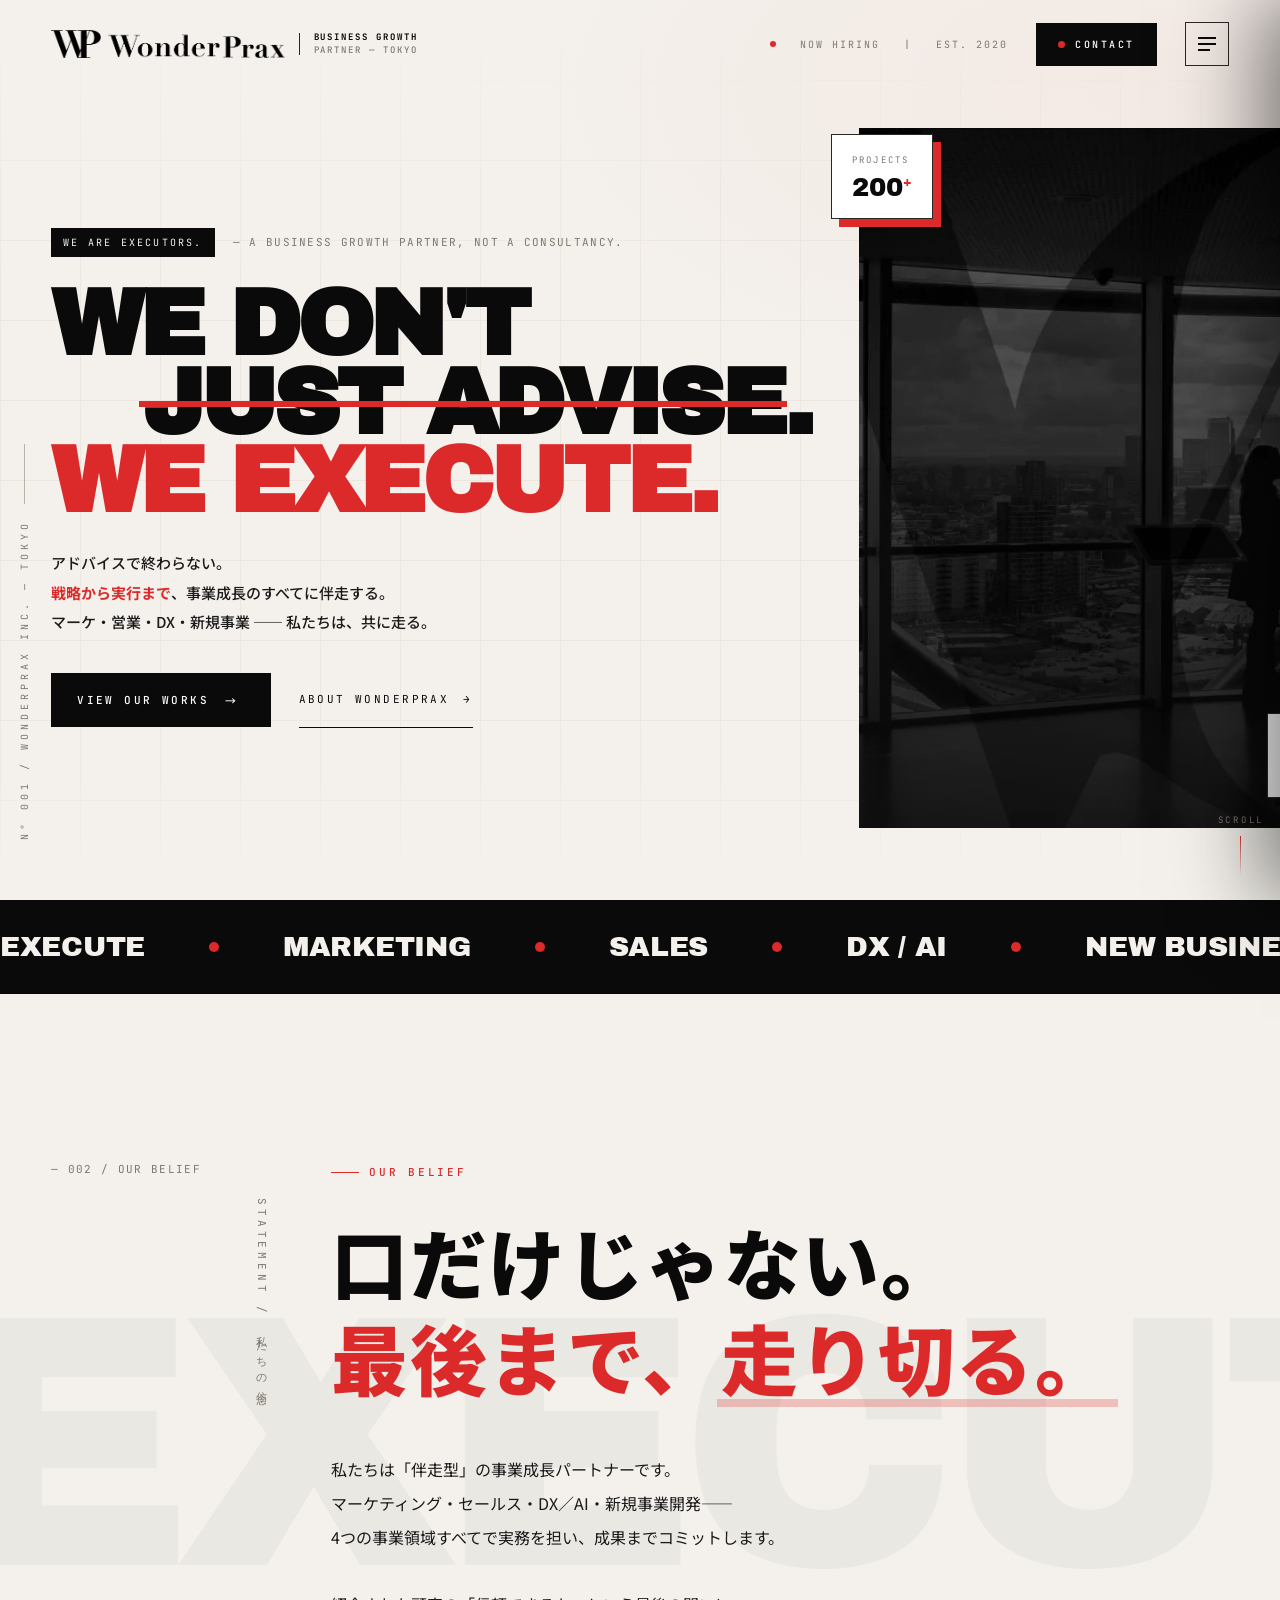
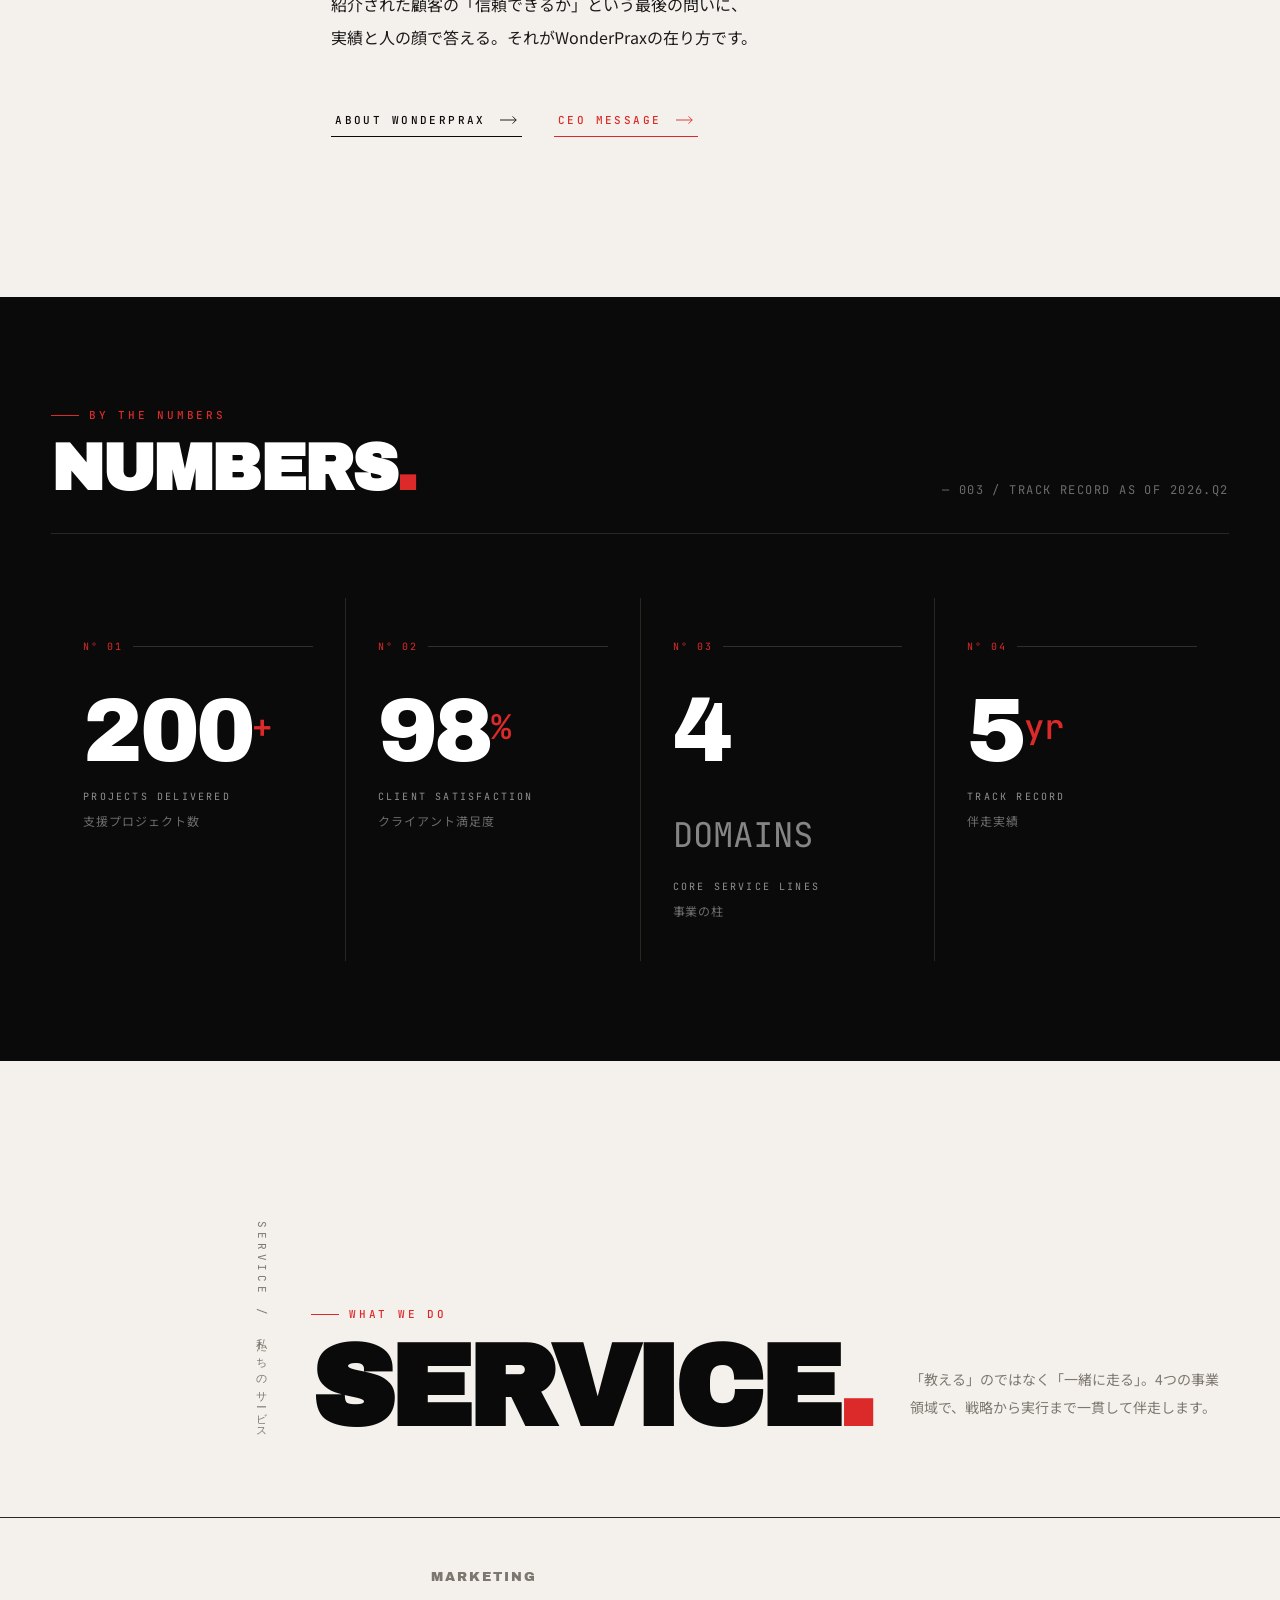
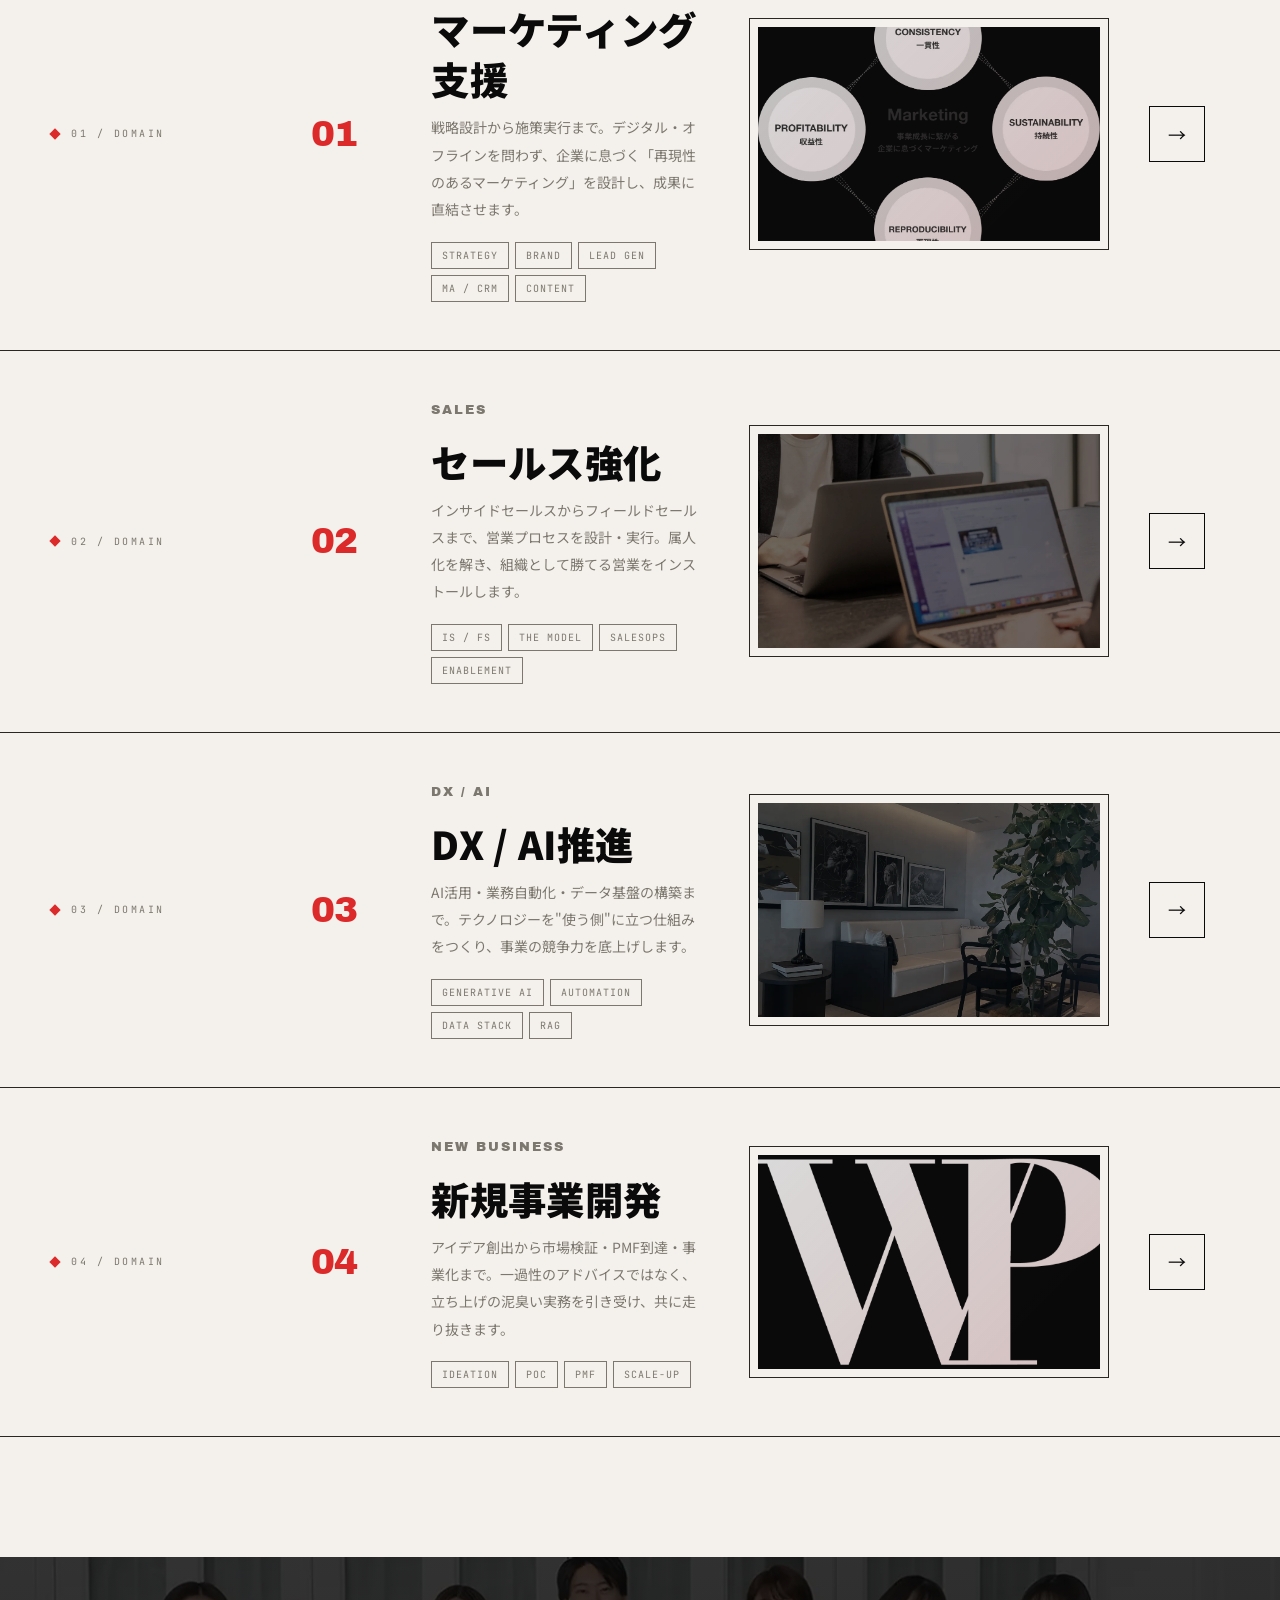
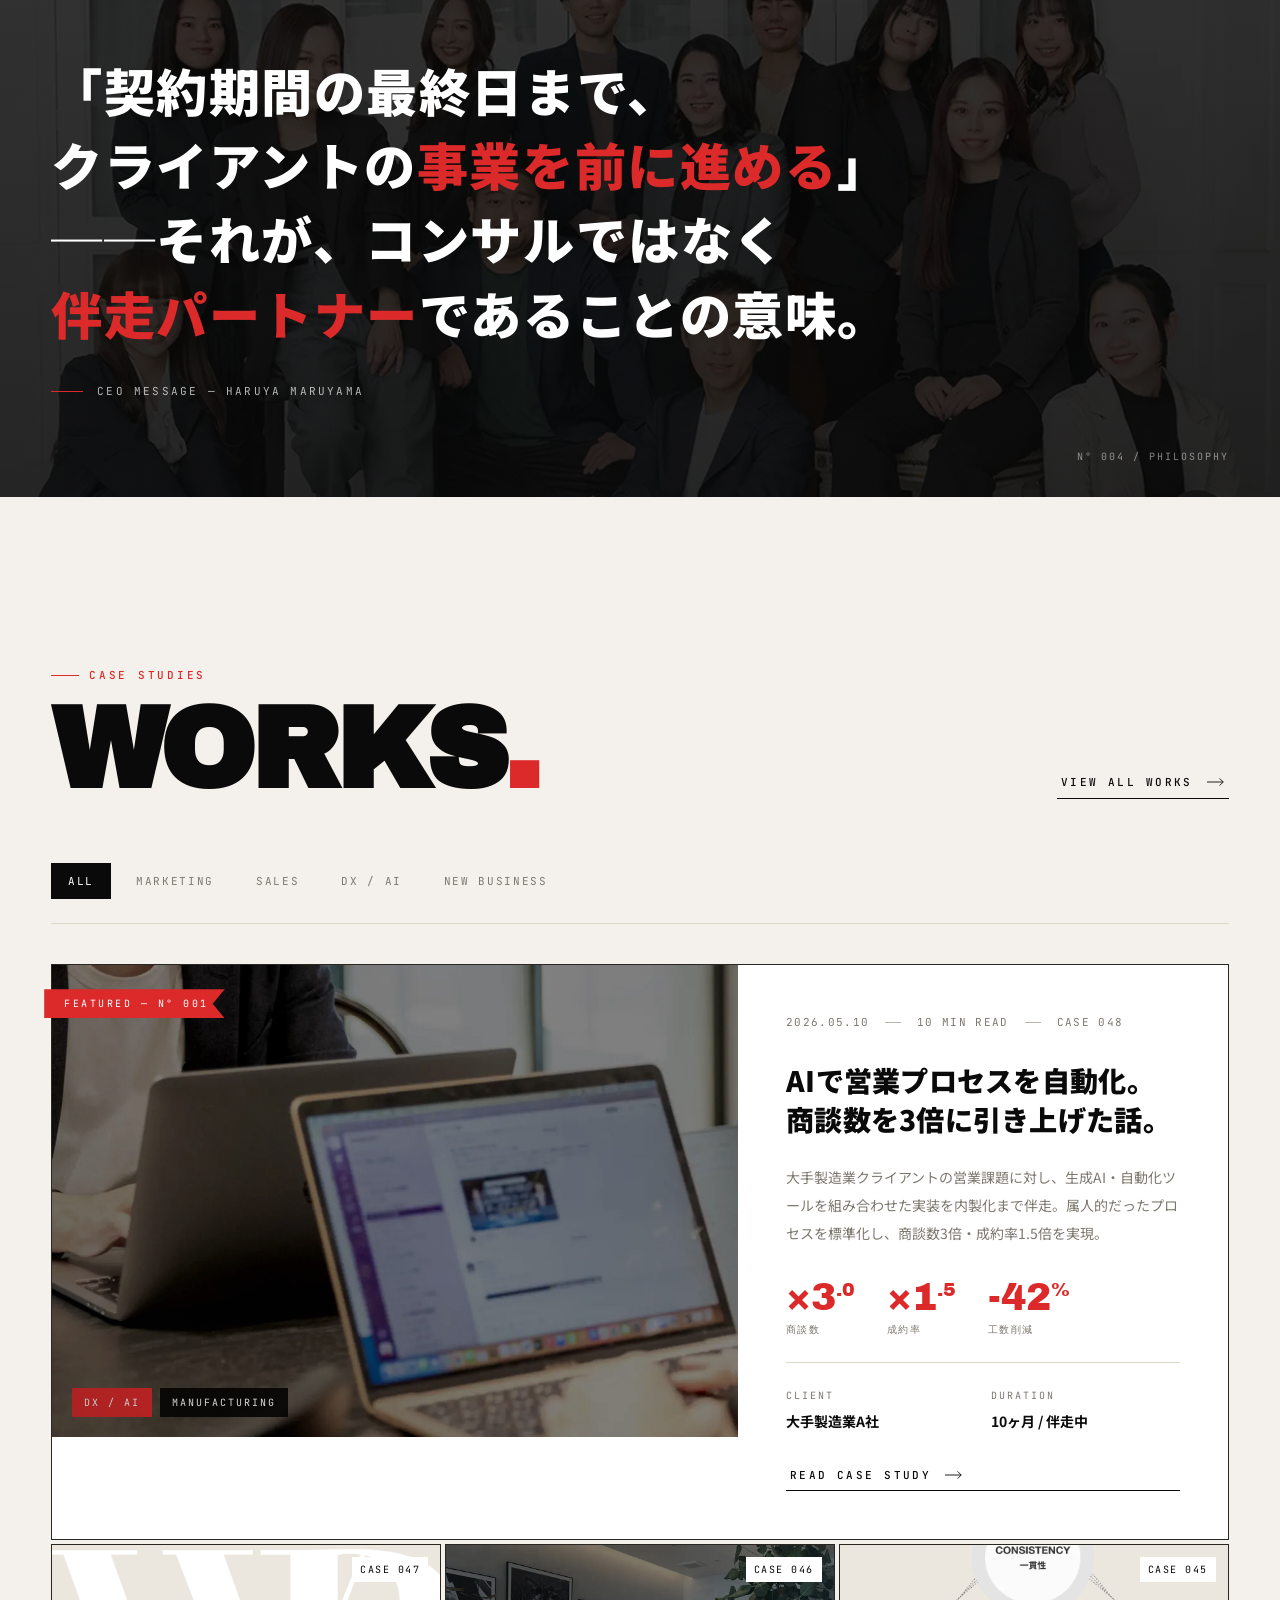
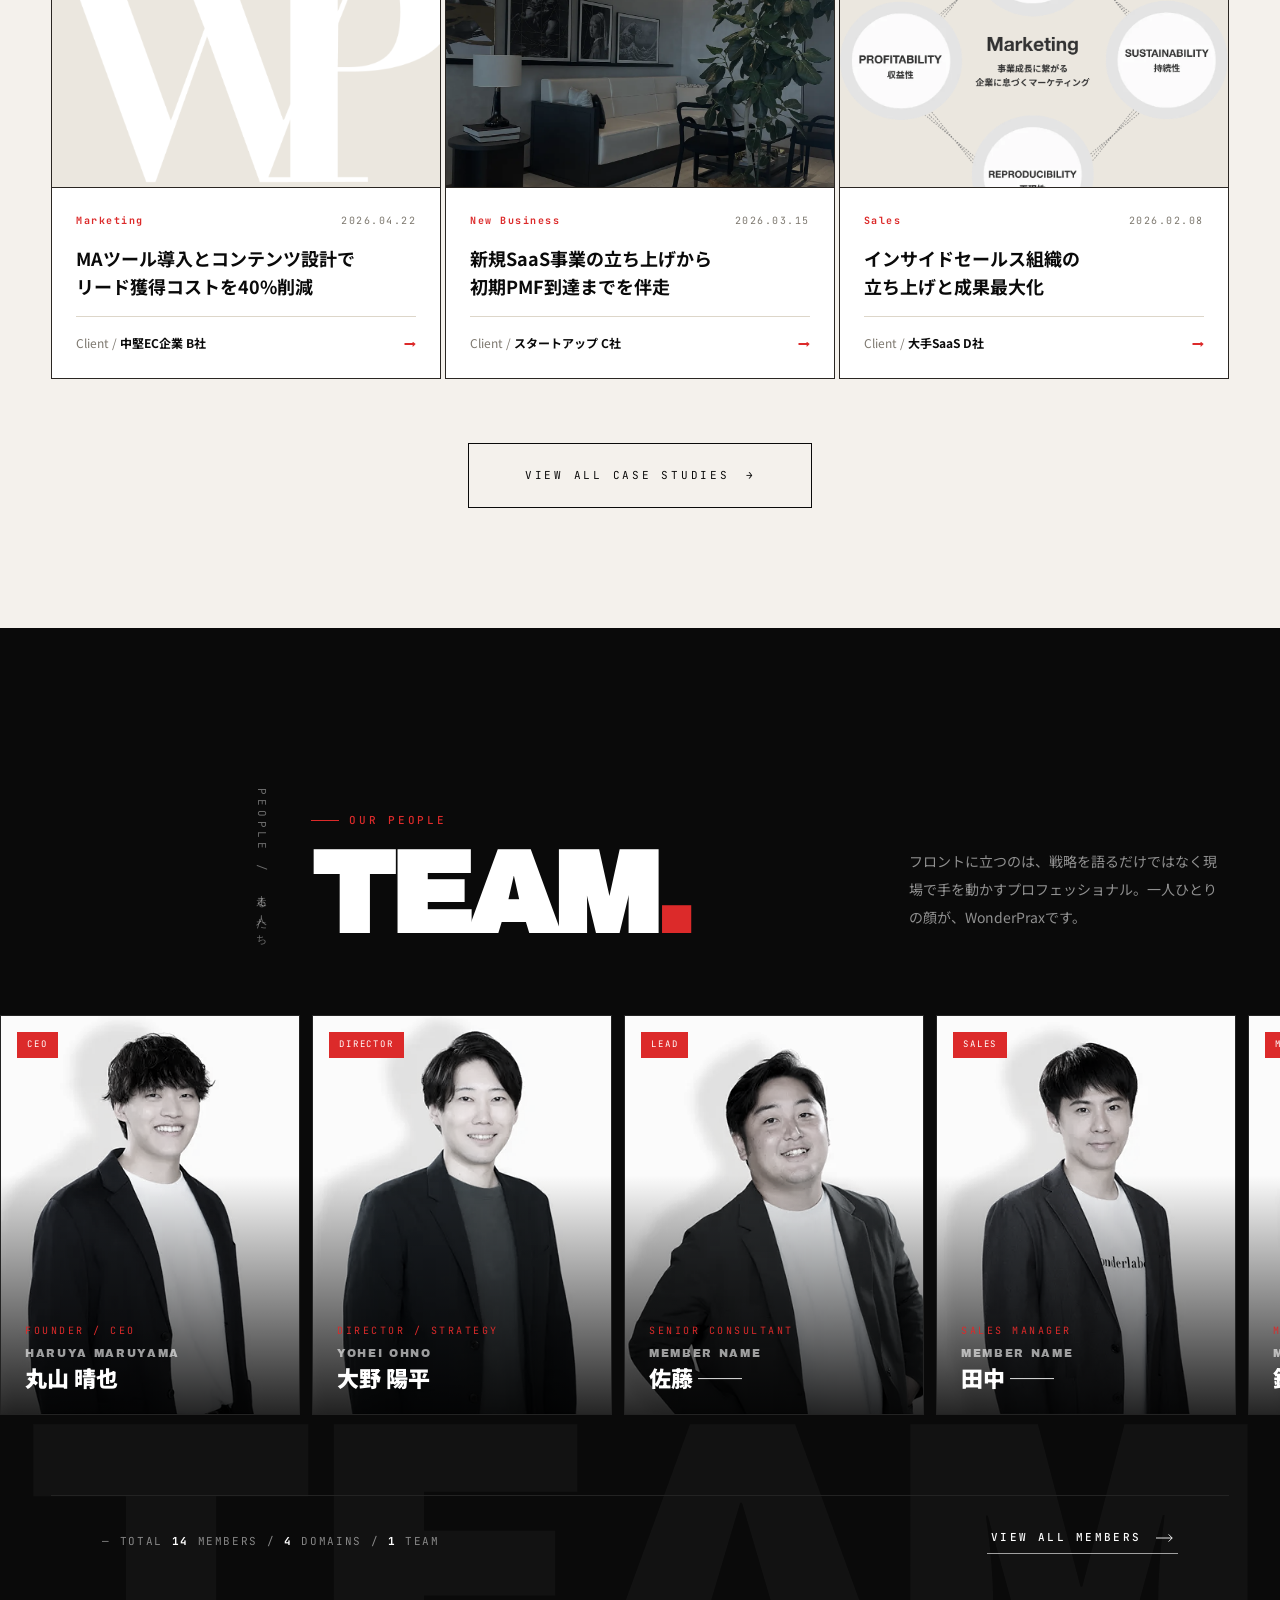
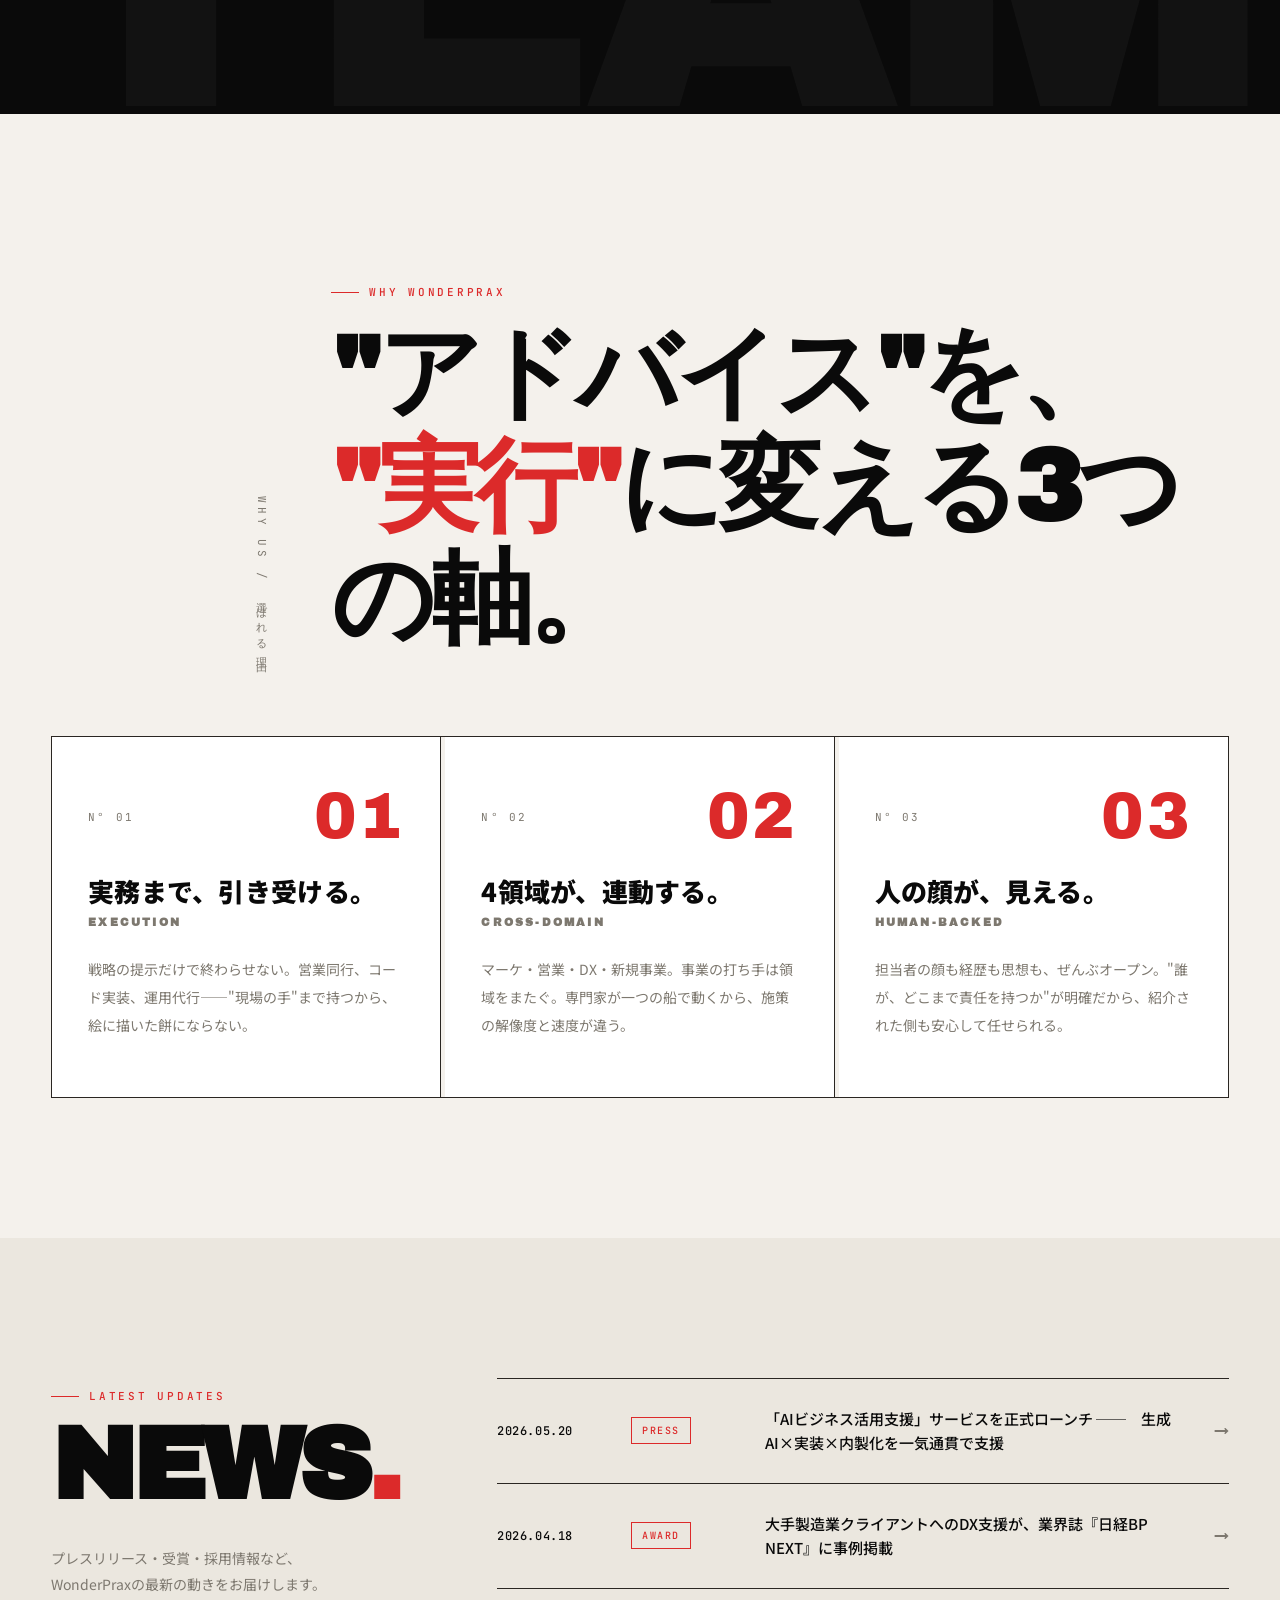
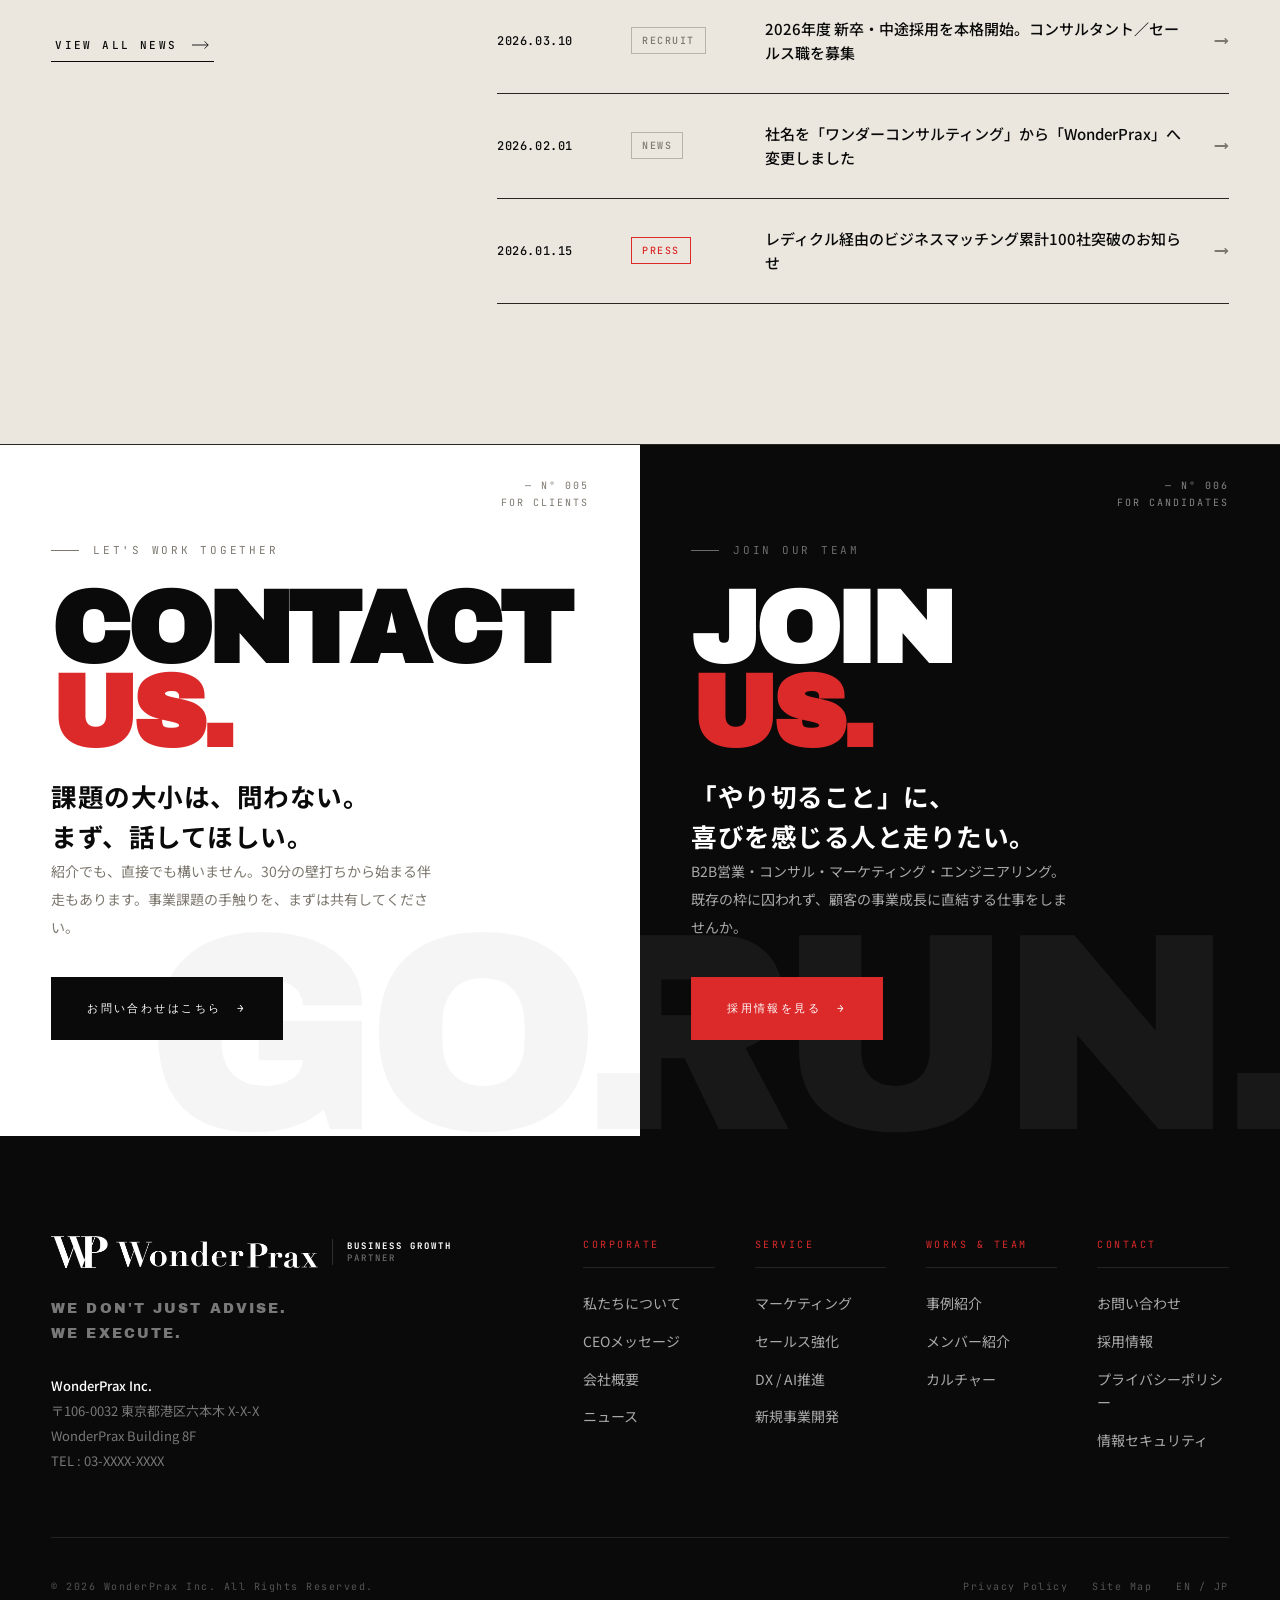
<file: designs/d/b/index.html>
<!DOCTYPE html>
<html lang="ja">
<head>
<meta charset="UTF-8">
<meta name="viewport" content="width=device-width, initial-scale=1.0">
<title>WonderPrax | 事業成長の伴走パートナー</title>
<link rel="preconnect" href="https://fonts.googleapis.com">
<link rel="preconnect" href="https://fonts.gstatic.com" crossorigin>
<link href="https://fonts.googleapis.com/css2?family=Archivo:wght@400;500;600;700;800;900&family=Archivo+Black&family=JetBrains+Mono:wght@400;500;700&family=Noto+Sans+JP:wght@300;400;500;700;900&family=Noto+Serif+JP:wght@600;900&display=swap" rel="stylesheet">
<style>
  /* ─────────────── TOKENS ─────────────── */
  :root {
    --bg: #f4f1ec;
    --bg-2: #ebe7df;
    --paper: #ffffff;
    --ink: #0a0a0a;
    --ink-2: #1b1b1b;
    --muted: #7d786f;
    --muted-2: #b8b3a8;
    --line: #ddd6c9;
    --line-strong: #2a2622;
    --red: #dc2a2a;
    --red-deep: #b51e1e;

    --ff-sans: "Inter Tight","Noto Sans JP",-apple-system,"Helvetica Neue",Arial,sans-serif;
    --ff-jp:   "Noto Sans JP","Helvetica Neue",Arial,sans-serif;
    --ff-jp-serif: "Noto Serif JP", serif;
    --ff-display: "Archivo Black","Archivo",sans-serif;
    --ff-mono: "JetBrains Mono", ui-monospace, monospace;

    --gutter: clamp(24px, 4vw, 72px);
  }

  *, *::before, *::after { box-sizing: border-box; margin: 0; padding: 0; }
  html { scroll-behavior: smooth; }
  body {
    font-family: var(--ff-jp);
    background: var(--bg);
    color: var(--ink);
    font-size: 15px;
    line-height: 1.7;
    -webkit-font-smoothing: antialiased;
    overflow-x: hidden;
  }
  img { display: block; max-width: 100%; height: auto; }
  ul { list-style: none; }
  a { color: inherit; text-decoration: none; }

  /* selection */
  ::selection { background: var(--red); color: #fff; }

  /* small util */
  .eyebrow {
    display: inline-flex;
    align-items: center;
    gap: 10px;
    font-family: var(--ff-mono);
    font-size: 11px;
    font-weight: 500;
    letter-spacing: .25em;
    text-transform: uppercase;
    color: var(--red);
  }
  .eyebrow::before {
    content: "";
    display: block;
    width: 28px;
    height: 1px;
    background: var(--red);
  }
  .eyebrow.on-dark { color: var(--red); }
  .eyebrow.muted { color: var(--muted); }
  .eyebrow.muted::before { background: var(--muted); }

  .section-en-huge {
    font-family: var(--ff-display);
    font-size: clamp(72px, 12vw, 196px);
    line-height: .85;
    letter-spacing: -.04em;
    text-transform: uppercase;
  }
  .section-jp-tag {
    font-family: var(--ff-jp);
    font-size: 12px;
    font-weight: 700;
    letter-spacing: .25em;
    color: var(--ink);
  }

  .arrow-link {
    display: inline-flex;
    align-items: center;
    gap: 14px;
    font-family: var(--ff-mono);
    font-size: 11px;
    font-weight: 500;
    letter-spacing: .22em;
    text-transform: uppercase;
    color: var(--ink);
    border-bottom: 1px solid var(--ink);
    padding: 0 4px 6px;
  }
  .arrow-link svg { width: 18px; height: 10px; }
  .arrow-link.on-dark { color: #fff; border-bottom-color: rgba(255,255,255,.6); }

  /* ─────────────── HEADER ─────────────── */
  header.site-header {
    position: fixed;
    top: 0; left: 0; right: 0;
    z-index: 100;
    display: flex;
    align-items: center;
    justify-content: space-between;
    padding: 22px var(--gutter);
    transition: background .3s ease, padding .3s ease, border-color .3s ease;
    border-bottom: 1px solid transparent;
  }
  header.site-header.scrolled {
    background: rgba(244,241,236,.92);
    backdrop-filter: blur(10px);
    -webkit-backdrop-filter: blur(10px);
    border-bottom-color: var(--line);
    padding-top: 16px;
    padding-bottom: 16px;
  }
  .brand {
    display: flex;
    align-items: center;
    gap: 14px;
  }
  .brand-logo {
    height: 28px;
    width: auto;
    display: block;
  }
  .brand-divider {
    width: 1px;
    height: 22px;
    background: var(--line-strong);
  }
  .brand-tagline {
    font-family: var(--ff-mono);
    font-size: 9px;
    font-weight: 500;
    letter-spacing: .22em;
    color: var(--muted);
    text-transform: uppercase;
    line-height: 1.4;
  }
  .brand-tagline b {
    color: var(--ink);
    font-weight: 700;
    display: block;
  }
  .nav-right {
    display: flex;
    align-items: center;
    gap: 28px;
  }
  .nav-meta {
    display: flex;
    align-items: center;
    gap: 24px;
    font-family: var(--ff-mono);
    font-size: 10px;
    letter-spacing: .2em;
    text-transform: uppercase;
    color: var(--muted);
  }
  .nav-meta .dot { width: 6px; height: 6px; background: var(--red); border-radius: 50%; }
  .header-contact {
    display: inline-flex;
    align-items: center;
    gap: 10px;
    background: var(--ink);
    color: #fff;
    padding: 13px 22px;
    font-family: var(--ff-mono);
    font-size: 10px;
    letter-spacing: .25em;
    text-transform: uppercase;
    font-weight: 500;
  }
  .header-contact .pulse {
    width: 7px; height: 7px; background: var(--red); border-radius: 50%;
    box-shadow: 0 0 0 0 rgba(220,42,42,.6);
    animation: pulse 2s infinite;
  }
  @keyframes pulse {
    0% { box-shadow: 0 0 0 0 rgba(220,42,42,.6); }
    70% { box-shadow: 0 0 0 8px rgba(220,42,42,0); }
    100% { box-shadow: 0 0 0 0 rgba(220,42,42,0); }
  }
  .hamburger {
    width: 44px; height: 44px;
    display: grid; place-items: center;
    border: 1px solid var(--line-strong);
    cursor: pointer;
  }
  .hamburger span {
    display: block;
    width: 18px; height: 1.5px;
    background: var(--ink);
    position: relative;
  }
  .hamburger span::before, .hamburger span::after {
    content: ""; position: absolute; left: 0;
    width: 18px; height: 1.5px; background: var(--ink);
  }
  .hamburger span::before { top: -6px; }
  .hamburger span::after { top: 6px; width: 12px; }

  /* ─────────────── HERO ─────────────── */
  .hero {
    position: relative;
    height: 100vh;
    min-height: 720px;
    max-height: 1080px;
    padding: 96px var(--gutter) 40px;
    overflow: hidden;
    background:
      radial-gradient(1200px 600px at 90% 10%, rgba(220,42,42,.04), transparent 60%),
      var(--bg);
  }
  /* faint grid lines */
  .hero::before {
    content: "";
    position: absolute;
    inset: 0;
    background-image:
      linear-gradient(var(--line) 1px, transparent 1px),
      linear-gradient(90deg, var(--line) 1px, transparent 1px);
    background-size: 80px 80px;
    opacity: .35;
    mask-image: linear-gradient(to bottom, transparent, #000 30%, #000 80%, transparent);
    pointer-events: none;
  }
  .hero-inner {
    position: relative;
    z-index: 2;
    display: grid;
    grid-template-columns: 1.15fr 0.9fr;
    gap: 48px;
    align-items: center;
    height: 100%;
  }
  .hero-left { padding-top: 0; }
  .hero-meta {
    display: flex;
    align-items: center;
    gap: 18px;
    margin-bottom: 28px;
  }
  .hero-meta .badge {
    background: var(--ink);
    color: var(--bg);
    font-family: var(--ff-mono);
    font-size: 10px;
    letter-spacing: .22em;
    padding: 6px 12px;
    text-transform: uppercase;
  }
  .hero-meta .ver {
    font-family: var(--ff-mono);
    font-size: 11px;
    color: var(--muted);
    letter-spacing: .12em;
  }
  .hero-headline {
    font-family: var(--ff-display);
    font-size: clamp(56px, 7.2vw, 124px);
    line-height: .85;
    letter-spacing: -.045em;
    text-transform: uppercase;
    color: var(--ink);
  }
  .hero-headline .line { display: block; white-space: nowrap; }
  .hero-headline .red { color: var(--red); }
  .hero-headline .outline {
    color: transparent;
    -webkit-text-stroke: 1.5px var(--ink);
  }
  .hero-headline .indent { padding-left: 1em; }
  .hero-headline .with-mark {
    position: relative;
    display: inline-block;
  }
  .hero-headline .strike-mark {
    position: absolute;
    left: -4px; right: -4px;
    top: 48%;
    height: 6px;
    background: var(--red);
    transform-origin: left;
    animation: strikeIn 1.4s .6s cubic-bezier(.7,0,.2,1) both;
  }
  @keyframes strikeIn {
    from { transform: scaleX(0); }
    to { transform: scaleX(1); }
  }
  .hero-lede {
    margin-top: 28px;
    max-width: 520px;
    font-size: 15px;
    line-height: 1.95;
    font-weight: 500;
    color: var(--ink-2);
  }
  .hero-lede b { color: var(--red); font-weight: 700; }

  .hero-bottom-row {
    margin-top: 36px;
    display: flex;
    align-items: center;
    gap: 28px;
    flex-wrap: wrap;
  }
  .btn-primary {
    display: inline-flex;
    align-items: center;
    gap: 16px;
    background: var(--ink);
    color: #fff;
    padding: 18px 32px 18px 26px;
    font-family: var(--ff-mono);
    font-size: 11px;
    letter-spacing: .22em;
    text-transform: uppercase;
    font-weight: 500;
    position: relative;
    overflow: hidden;
    transition: transform .25s;
  }
  .btn-primary::after { content: "→"; font-family: var(--ff-sans); }
  .btn-primary:hover { transform: translate(-3px, -3px); box-shadow: 6px 6px 0 var(--red); }
  .btn-ghost {
    display: inline-flex;
    align-items: center;
    gap: 14px;
    color: var(--ink);
    padding: 18px 0;
    font-family: var(--ff-mono);
    font-size: 11px;
    letter-spacing: .22em;
    text-transform: uppercase;
    border-bottom: 1px solid var(--ink);
  }
  .btn-ghost::after { content: "→"; }

  /* right: visual stack */
  .hero-right {
    position: relative;
    height: 100%;
    max-height: calc(100vh - 180px);
    display: flex;
    align-items: center;
    justify-content: center;
  }
  .hero-photo {
    position: relative;
    width: 100%;
    height: 100%;
    max-height: calc(100vh - 200px);
    aspect-ratio: 4/5;
    background: var(--ink);
    overflow: hidden;
  }
  .hero-photo img {
    width: 100%; height: 100%;
    object-fit: cover;
    object-position: center 30%;
    opacity: .95;
    filter: contrast(1.05) saturate(.85);
    animation: kenburns 12s ease-out infinite alternate;
  }
  @keyframes kenburns {
    from { transform: scale(1.02); }
    to { transform: scale(1.12); }
  }
  .hero-photo::after {
    content: "";
    position: absolute;
    inset: 0;
    background: linear-gradient(180deg, transparent 45%, rgba(10,10,10,.6) 100%);
    pointer-events: none;
  }
  /* floating cards over photo */
  .hero-card {
    position: absolute;
    background: var(--paper);
    border: 1px solid var(--line-strong);
    padding: 18px 20px;
    font-family: var(--ff-mono);
    z-index: 3;
    box-shadow: 8px 8px 0 var(--red);
  }
  .hero-card .k {
    font-size: 9px;
    letter-spacing: .25em;
    color: var(--muted);
    text-transform: uppercase;
    margin-bottom: 6px;
  }
  .hero-card .v {
    font-family: var(--ff-display);
    font-size: 26px;
    line-height: 1;
    color: var(--ink);
  }
  .hero-card .v sup { font-size: 50%; color: var(--red); }
  .hero-card-1 { top: 16px; left: -28px; }
  .hero-card-2 { bottom: 40px; right: -28px; box-shadow: 8px 8px 0 var(--ink); }
  .hero-card-3 {
    left: 50%;
    bottom: -24px;
    transform: translateX(-50%);
    background: var(--ink);
    color: #fff;
    border-color: var(--ink);
    box-shadow: 8px 8px 0 var(--red);
    padding: 12px 20px;
    display: flex; align-items: center; gap: 14px;
    white-space: nowrap;
  }
  .hero-card-3 .k { color: rgba(255,255,255,.5); margin: 0; }
  .hero-card-3 .v { color: #fff; font-size: 16px; font-family: var(--ff-mono); font-weight: 700; letter-spacing: .05em; }

  /* hero side label */
  .hero-side-label {
    position: absolute;
    left: 16px;
    bottom: 60px;
    writing-mode: vertical-rl;
    transform: rotate(180deg);
    font-family: var(--ff-mono);
    font-size: 10px;
    letter-spacing: .4em;
    text-transform: uppercase;
    color: var(--muted);
    display: flex;
    align-items: center;
    gap: 16px;
    z-index: 4;
  }
  .hero-side-label::after {
    content: "";
    display: block;
    width: 1px; height: 60px;
    background: var(--muted-2);
  }
  /* hero scroll cue */
  .scroll-cue {
    position: absolute;
    right: 16px;
    bottom: 24px;
    display: flex;
    flex-direction: column;
    align-items: center;
    gap: 8px;
    font-family: var(--ff-mono);
    font-size: 9px;
    letter-spacing: .3em;
    color: var(--muted);
    z-index: 4;
  }
  .scroll-cue .bar {
    width: 1px; height: 40px;
    background: linear-gradient(to bottom, var(--red), transparent);
    animation: scrollBar 2s ease-in-out infinite;
  }
  @keyframes scrollBar {
    0%, 100% { transform: scaleY(1); transform-origin: top; }
    50% { transform: scaleY(.4); transform-origin: top; }
  }

  /* marquee strip */
  .marquee {
    background: var(--ink);
    color: var(--bg);
    padding: 22px 0;
    overflow: hidden;
    border-top: 1px solid var(--ink);
    border-bottom: 1px solid var(--ink);
    position: relative;
    z-index: 2;
  }
  .marquee-track {
    display: flex;
    gap: 64px;
    white-space: nowrap;
    animation: scrollMarquee 35s linear infinite;
    font-family: var(--ff-display);
    font-size: 28px;
    letter-spacing: -.01em;
    text-transform: uppercase;
  }
  .marquee-track span { display: inline-flex; align-items: center; gap: 64px; }
  .marquee-track .dot {
    display: inline-block;
    width: 10px; height: 10px;
    background: var(--red);
    border-radius: 50%;
  }
  @keyframes scrollMarquee {
    from { transform: translateX(0); }
    to { transform: translateX(-50%); }
  }

  /* ─────────────── STATEMENT ─────────────── */
  .statement {
    position: relative;
    padding: 160px var(--gutter);
    background: var(--bg);
    overflow: hidden;
  }
  .statement-bg-text {
    position: absolute;
    font-family: var(--ff-display);
    font-size: clamp(220px, 28vw, 460px);
    line-height: .8;
    letter-spacing: -.05em;
    color: rgba(10,10,10,.04);
    text-transform: uppercase;
    white-space: nowrap;
    top: 50%;
    left: -5%;
    transform: translateY(-50%);
    pointer-events: none;
    z-index: 0;
  }
  .statement-inner {
    position: relative;
    z-index: 1;
    display: grid;
    grid-template-columns: 220px 1fr;
    gap: 60px;
    align-items: start;
    max-width: 1400px;
    margin: 0 auto;
  }
  .statement-side {
    display: flex;
    flex-direction: column;
    gap: 20px;
    padding-top: 6px;
  }
  .vertical-label {
    writing-mode: vertical-rl;
    font-family: var(--ff-mono);
    font-size: 11px;
    letter-spacing: .35em;
    text-transform: uppercase;
    color: var(--muted);
    padding-left: 4px;
  }
  .statement-side .num {
    font-family: var(--ff-mono);
    font-size: 11px;
    color: var(--muted);
    letter-spacing: .12em;
  }
  .statement-jp {
    font-family: var(--ff-jp);
    font-weight: 900;
    font-size: clamp(40px, 6vw, 92px);
    line-height: 1.25;
    letter-spacing: .02em;
    color: var(--ink);
    text-wrap: pretty;
  }
  .statement-jp em {
    font-style: normal;
    position: relative;
    display: inline-block;
  }
  .statement-jp em.red { color: var(--red); }
  .statement-jp em.underline::after {
    content: "";
    position: absolute;
    left: -4px; right: -4px;
    bottom: -2px;
    height: 8px;
    background: var(--red);
    z-index: -1;
    opacity: .25;
  }
  .statement-lede {
    margin-top: 48px;
    max-width: 640px;
    font-size: 16px;
    line-height: 2.1;
    color: var(--ink-2);
  }
  .statement-cta {
    margin-top: 56px;
    display: flex;
    align-items: center;
    gap: 32px;
    flex-wrap: wrap;
  }

  /* ─────────────── NUMBERS ─────────────── */
  .numbers {
    background: var(--ink);
    color: var(--bg);
    padding: 100px var(--gutter);
    position: relative;
    overflow: hidden;
  }
  .numbers-head {
    display: grid;
    grid-template-columns: 1fr auto;
    align-items: end;
    border-bottom: 1px solid #2a2622;
    padding-bottom: 32px;
    margin-bottom: 64px;
  }
  .numbers-head .ja {
    font-family: var(--ff-display);
    font-size: clamp(40px, 5vw, 72px);
    line-height: 1;
    letter-spacing: -.03em;
    text-transform: uppercase;
    color: #fff;
    margin-top: 12px;
  }
  .numbers-head .ja .red { color: var(--red); }
  .numbers-head .sub {
    font-family: var(--ff-mono);
    font-size: 12px;
    color: rgba(255,255,255,.4);
    letter-spacing: .12em;
  }

  .numbers-grid {
    display: grid;
    grid-template-columns: repeat(4, 1fr);
    gap: 1px;
    background: #2a2622;
  }
  .num-item {
    background: var(--ink);
    padding: 40px 32px;
    position: relative;
  }
  .num-item .idx {
    font-family: var(--ff-mono);
    font-size: 10px;
    letter-spacing: .2em;
    color: var(--red);
    margin-bottom: 32px;
    display: flex;
    align-items: center;
    gap: 10px;
  }
  .num-item .idx::after {
    content: "";
    flex: 1;
    height: 1px;
    background: rgba(255,255,255,.15);
  }
  .num-value {
    font-family: var(--ff-display);
    font-size: clamp(64px, 7vw, 116px);
    line-height: 1;
    letter-spacing: -.04em;
    color: #fff;
    margin-bottom: 12px;
  }
  .num-value sup {
    font-size: 38%;
    color: var(--red);
    vertical-align: 65%;
    font-family: var(--ff-mono);
    font-weight: 500;
    letter-spacing: 0;
  }
  .num-value .small {
    font-size: 38%;
    color: rgba(255,255,255,.5);
    font-family: var(--ff-mono);
    vertical-align: 10%;
    letter-spacing: 0;
  }
  .num-label {
    font-family: var(--ff-mono);
    font-size: 10px;
    letter-spacing: .22em;
    text-transform: uppercase;
    color: rgba(255,255,255,.55);
    margin-bottom: 6px;
  }
  .num-jp {
    font-size: 12px;
    color: rgba(255,255,255,.4);
    letter-spacing: .08em;
  }

  /* ─────────────── SERVICE ─────────────── */
  .service {
    background: var(--bg);
    padding: 160px 0 120px;
    position: relative;
  }
  .service-head {
    padding: 0 var(--gutter);
    display: grid;
    grid-template-columns: 220px 1fr auto;
    gap: 40px;
    align-items: end;
    margin-bottom: 80px;
  }
  .service-head .vertical-label { color: var(--muted); }
  .service-head .ja {
    font-family: var(--ff-display);
    font-size: clamp(64px, 9vw, 156px);
    line-height: .85;
    letter-spacing: -.045em;
    text-transform: uppercase;
    color: var(--ink);
  }
  .service-head .ja .dot {
    color: var(--red);
  }
  .service-head .lede {
    max-width: 320px;
    font-size: 14px;
    line-height: 2;
    color: var(--muted);
    padding-bottom: 16px;
  }

  .service-list {
    border-top: 1px solid var(--line-strong);
  }
  .service-row {
    display: grid;
    grid-template-columns: 220px 80px 1fr 360px 80px;
    align-items: center;
    gap: 40px;
    padding: 48px var(--gutter);
    border-bottom: 1px solid var(--line-strong);
    position: relative;
    cursor: pointer;
    transition: background .3s ease, color .3s ease;
  }
  .service-row::before {
    content: "";
    position: absolute;
    inset: 0;
    background: var(--ink);
    transform: scaleY(0);
    transform-origin: bottom;
    transition: transform .35s cubic-bezier(.7,0,.2,1);
    z-index: 0;
  }
  .service-row > * { position: relative; z-index: 1; }
  .service-row:hover::before { transform: scaleY(1); }
  .service-row:hover .row-tag,
  .service-row:hover .row-title,
  .service-row:hover .row-title-en,
  .service-row:hover .row-desc,
  .service-row:hover .row-keywords li {
    color: #fff;
  }
  .service-row:hover .row-tag::before { background: var(--red); }
  .service-row:hover .row-desc { color: rgba(255,255,255,.7); }
  .service-row:hover .row-title-en { color: var(--red); }
  .service-row:hover .row-keywords li { border-color: rgba(255,255,255,.4); color: rgba(255,255,255,.8); }
  .service-row:hover .row-num { color: var(--red); }
  .service-row:hover .row-img-frame { border-color: var(--red); }
  .service-row:hover .row-arrow {
    background: var(--red);
    color: #fff;
    border-color: var(--red);
    transform: translateX(6px);
  }

  .row-tag {
    font-family: var(--ff-mono);
    font-size: 10px;
    letter-spacing: .25em;
    text-transform: uppercase;
    color: var(--muted);
    display: flex;
    align-items: center;
    gap: 12px;
  }
  .row-tag::before {
    content: "";
    width: 8px; height: 8px;
    background: var(--red);
    transform: rotate(45deg);
  }
  .row-num {
    font-family: var(--ff-display);
    font-size: 36px;
    color: var(--red);
    line-height: 1;
    letter-spacing: -.02em;
  }
  .row-body {
    position: relative;
    z-index: 1;
  }
  .row-title {
    font-family: var(--ff-jp);
    font-weight: 900;
    font-size: clamp(28px, 3vw, 44px);
    line-height: 1.3;
    color: var(--ink);
    letter-spacing: .01em;
    margin-bottom: 10px;
  }
  .row-title-en {
    font-family: var(--ff-display);
    font-size: 13px;
    letter-spacing: .15em;
    color: var(--muted);
    text-transform: uppercase;
    margin-bottom: 16px;
    display: block;
  }
  .row-desc {
    font-size: 14px;
    line-height: 1.95;
    color: var(--muted);
    max-width: 480px;
  }
  .row-keywords {
    display: flex;
    flex-wrap: wrap;
    gap: 6px;
    margin-top: 18px;
  }
  .row-keywords li {
    font-family: var(--ff-mono);
    font-size: 10px;
    letter-spacing: .1em;
    padding: 4px 10px;
    border: 1px solid currentColor;
    color: var(--muted);
    text-transform: uppercase;
  }
  .row-img-frame {
    border: 1px solid var(--line-strong);
    padding: 8px;
    background: transparent;
    transition: border-color .3s;
  }
  .row-img {
    aspect-ratio: 16/10;
    background: var(--ink);
    overflow: hidden;
    position: relative;
  }
  .row-img img {
    width: 100%; height: 100%;
    object-fit: cover;
    opacity: .85;
    filter: grayscale(20%);
  }
  .row-img::after {
    content: "";
    position: absolute;
    inset: 0;
    background: linear-gradient(135deg, transparent, rgba(220,42,42,.15));
    mix-blend-mode: multiply;
  }
  .row-arrow {
    width: 56px; height: 56px;
    display: grid; place-items: center;
    border: 1px solid currentColor;
    color: var(--ink);
    transition: all .3s;
    font-size: 18px;
  }

  /* ─────────────── IMAGE BREAK ─────────────── */
  .image-break {
    position: relative;
    height: 60vh;
    min-height: 480px;
    overflow: hidden;
    background: var(--ink);
  }
  .image-break img {
    width: 100%; height: 100%;
    object-fit: cover;
    object-position: center 35%;
    opacity: .8;
  }
  .image-break::after {
    content: "";
    position: absolute;
    inset: 0;
    background: linear-gradient(180deg, rgba(10,10,10,.4), rgba(10,10,10,.6));
  }
  .image-break-text {
    position: absolute;
    inset: 0;
    display: flex;
    flex-direction: column;
    justify-content: center;
    padding: 0 var(--gutter);
    color: #fff;
    z-index: 2;
  }
  .image-break-text .quote {
    font-family: var(--ff-jp);
    font-weight: 900;
    font-size: clamp(28px, 4vw, 56px);
    line-height: 1.45;
    letter-spacing: .03em;
    max-width: 1100px;
    text-wrap: pretty;
    word-break: keep-all;
    overflow-wrap: anywhere;
  }
  .image-break-text .quote .nowrap {
    display: inline-block;
    white-space: nowrap;
  }
  .image-break-text .quote em {
    font-style: normal;
    color: var(--red);
  }
  .image-break-text .credit {
    margin-top: 32px;
    display: flex;
    align-items: center;
    gap: 14px;
    font-family: var(--ff-mono);
    font-size: 11px;
    letter-spacing: .2em;
    color: rgba(255,255,255,.7);
  }
  .image-break-text .credit::before {
    content: "";
    width: 32px; height: 1px;
    background: var(--red);
  }
  .image-break-corner {
    position: absolute;
    z-index: 3;
    bottom: 32px;
    right: var(--gutter);
    display: flex;
    align-items: center;
    gap: 16px;
    font-family: var(--ff-mono);
    font-size: 10px;
    color: rgba(255,255,255,.5);
    letter-spacing: .2em;
    text-transform: uppercase;
  }

  /* ─────────────── WORKS ─────────────── */
  .works {
    background: var(--bg);
    padding: 160px var(--gutter) 120px;
  }
  .works-head {
    display: grid;
    grid-template-columns: 1fr auto;
    align-items: end;
    margin-bottom: 64px;
  }
  .works-head .ja {
    font-family: var(--ff-display);
    font-size: clamp(64px, 9vw, 156px);
    line-height: .85;
    letter-spacing: -.045em;
    text-transform: uppercase;
    color: var(--ink);
  }
  .works-head .ja .dot { color: var(--red); }

  .works-filter {
    display: flex;
    gap: 8px;
    margin-bottom: 40px;
    border-bottom: 1px solid var(--line);
    padding-bottom: 24px;
  }
  .works-filter li {
    font-family: var(--ff-mono);
    font-size: 11px;
    letter-spacing: .15em;
    padding: 8px 16px;
    text-transform: uppercase;
    color: var(--muted);
    cursor: pointer;
    border: 1px solid transparent;
    transition: all .2s;
  }
  .works-filter li.active {
    color: var(--ink);
    border-color: var(--ink);
    background: var(--ink);
    color: #fff;
  }
  .works-filter li:not(.active):hover {
    border-color: var(--line-strong);
    color: var(--ink);
  }

  .works-featured {
    display: grid;
    grid-template-columns: 1.4fr 1fr;
    gap: 0;
    margin-bottom: 4px;
    background: var(--paper);
    border: 1px solid var(--line-strong);
    position: relative;
  }
  .works-featured .ribbon {
    position: absolute;
    top: 24px;
    left: -8px;
    background: var(--red);
    color: #fff;
    padding: 6px 16px 6px 20px;
    font-family: var(--ff-mono);
    font-size: 10px;
    letter-spacing: .25em;
    text-transform: uppercase;
    z-index: 4;
    clip-path: polygon(0 0, 100% 0, calc(100% - 12px) 50%, 100% 100%, 0 100%);
  }
  .featured-thumb {
    position: relative;
    aspect-ratio: 16/11;
    overflow: hidden;
    background: var(--ink);
  }
  .featured-thumb img {
    width: 100%; height: 100%;
    object-fit: cover;
    filter: grayscale(15%) contrast(1.05);
  }
  .featured-thumb::after {
    content: "";
    position: absolute;
    inset: 0;
    background: linear-gradient(45deg, rgba(10,10,10,.25), transparent 50%);
  }
  .featured-tags {
    position: absolute;
    bottom: 20px;
    left: 20px;
    display: flex;
    gap: 8px;
  }
  .tag-pill {
    background: rgba(0,0,0,.85);
    color: #fff;
    backdrop-filter: blur(8px);
    padding: 6px 12px;
    font-family: var(--ff-mono);
    font-size: 10px;
    letter-spacing: .2em;
    text-transform: uppercase;
  }
  .tag-pill.red { background: var(--red); }
  .featured-body {
    padding: 48px;
    display: flex;
    flex-direction: column;
    justify-content: space-between;
    position: relative;
  }
  .featured-meta {
    display: flex;
    align-items: center;
    gap: 16px;
    margin-bottom: 28px;
    font-family: var(--ff-mono);
    font-size: 11px;
    color: var(--muted);
    letter-spacing: .12em;
  }
  .featured-meta .sep { width: 16px; height: 1px; background: var(--muted-2); }
  .featured-title {
    font-family: var(--ff-jp);
    font-weight: 900;
    font-size: clamp(26px, 2.2vw, 36px);
    line-height: 1.4;
    letter-spacing: .01em;
    color: var(--ink);
    margin-bottom: 24px;
  }
  .featured-excerpt {
    font-size: 14px;
    line-height: 2;
    color: var(--muted);
    margin-bottom: 32px;
    max-width: 420px;
  }
  .featured-client {
    border-top: 1px solid var(--line);
    padding-top: 24px;
    display: grid;
    grid-template-columns: 1fr 1fr;
    gap: 16px;
    margin-bottom: 32px;
  }
  .featured-client dt {
    font-family: var(--ff-mono);
    font-size: 10px;
    letter-spacing: .2em;
    color: var(--muted);
    text-transform: uppercase;
    margin-bottom: 6px;
  }
  .featured-client dd { font-size: 14px; color: var(--ink); font-weight: 700; }

  /* impact metrics in featured */
  .featured-impact {
    display: flex;
    gap: 32px;
    margin-bottom: 24px;
  }
  .impact-item .v {
    font-family: var(--ff-display);
    font-size: 38px;
    line-height: 1;
    color: var(--red);
    margin-bottom: 4px;
  }
  .impact-item .v sup { font-size: 50%; }
  .impact-item .k {
    font-family: var(--ff-mono);
    font-size: 10px;
    letter-spacing: .15em;
    color: var(--muted);
    text-transform: uppercase;
  }

  /* works grid */
  .works-grid {
    display: grid;
    grid-template-columns: repeat(3, 1fr);
    gap: 4px;
    margin-bottom: 64px;
  }
  .work-card {
    background: var(--paper);
    border: 1px solid var(--line-strong);
    display: flex;
    flex-direction: column;
    transition: transform .3s, box-shadow .3s;
    cursor: pointer;
  }
  .work-card:hover { transform: translate(-4px, -4px); box-shadow: 6px 6px 0 var(--ink); }
  .work-card:hover .work-thumb img { transform: scale(1.05); }

  .work-thumb {
    aspect-ratio: 16/10;
    overflow: hidden;
    background: var(--bg-2);
    position: relative;
    border-bottom: 1px solid var(--line-strong);
  }
  .work-thumb img {
    width: 100%; height: 100%;
    object-fit: cover;
    filter: grayscale(20%);
    transition: transform .5s ease;
  }
  /* placeholder */
  .work-thumb.placeholder {
    background:
      repeating-linear-gradient(135deg, var(--bg-2), var(--bg-2) 12px, var(--bg) 12px, var(--bg) 24px);
    display: grid;
    place-items: center;
    color: var(--muted);
    font-family: var(--ff-mono);
    font-size: 11px;
    letter-spacing: .2em;
    text-transform: uppercase;
  }
  .work-thumb .corner-num {
    position: absolute;
    top: 12px;
    right: 12px;
    background: var(--paper);
    color: var(--ink);
    padding: 4px 8px;
    font-family: var(--ff-mono);
    font-size: 10px;
    letter-spacing: .15em;
  }
  .work-card-body {
    padding: 24px;
    flex: 1;
    display: flex;
    flex-direction: column;
  }
  .work-card-meta {
    display: flex;
    align-items: center;
    justify-content: space-between;
    margin-bottom: 16px;
    font-family: var(--ff-mono);
    font-size: 10px;
    color: var(--muted);
    letter-spacing: .15em;
  }
  .work-card-cat {
    color: var(--red);
    font-weight: 700;
  }
  .work-card-title {
    font-family: var(--ff-jp);
    font-weight: 700;
    font-size: 18px;
    line-height: 1.55;
    color: var(--ink);
    margin-bottom: 16px;
    flex: 1;
  }
  .work-card-client {
    border-top: 1px solid var(--line);
    padding-top: 16px;
    display: flex;
    justify-content: space-between;
    align-items: center;
    font-size: 12px;
    color: var(--muted);
  }
  .work-card-client b { color: var(--ink); font-weight: 700; }
  .work-card-client .arrow {
    font-family: var(--ff-display);
    color: var(--red);
  }

  .works-bottom {
    text-align: center;
  }
  .btn-outline-lg {
    display: inline-flex;
    align-items: center;
    gap: 16px;
    border: 1.5px solid var(--ink);
    color: var(--ink);
    padding: 22px 56px;
    font-family: var(--ff-mono);
    font-size: 11px;
    letter-spacing: .25em;
    text-transform: uppercase;
    transition: all .25s;
  }
  .btn-outline-lg::after { content: "→"; }
  .btn-outline-lg:hover { background: var(--ink); color: #fff; }

  /* ─────────────── TEAM ─────────────── */
  .team {
    background: var(--ink);
    color: var(--bg);
    padding: 160px 0;
    overflow: hidden;
    position: relative;
  }
  .team::before {
    content: "TEAM";
    position: absolute;
    bottom: -60px;
    left: 50%;
    transform: translateX(-50%);
    font-family: var(--ff-display);
    font-size: 32vw;
    color: rgba(255,255,255,.03);
    letter-spacing: -.04em;
    pointer-events: none;
    line-height: 1;
  }
  .team-head {
    padding: 0 var(--gutter);
    display: grid;
    grid-template-columns: 220px 1fr auto;
    gap: 40px;
    align-items: end;
    margin-bottom: 72px;
    position: relative; z-index: 2;
  }
  .team-head .ja {
    font-family: var(--ff-display);
    font-size: clamp(64px, 9vw, 156px);
    line-height: .85;
    letter-spacing: -.045em;
    text-transform: uppercase;
    color: #fff;
  }
  .team-head .ja .dot { color: var(--red); }
  .team-head .lede {
    max-width: 320px;
    font-size: 14px;
    line-height: 2;
    color: rgba(255,255,255,.55);
    padding-bottom: 12px;
  }

  .team-strip {
    display: flex;
    gap: 12px;
    padding: 0 var(--gutter) 24px;
    overflow-x: auto;
    scroll-snap-type: x mandatory;
    scrollbar-width: none;
    position: relative;
    z-index: 2;
  }
  .team-strip::-webkit-scrollbar { display: none; }
  .team-card {
    flex: 0 0 300px;
    position: relative;
    background: var(--ink-2);
    border: 1px solid #232323;
    scroll-snap-align: start;
    cursor: pointer;
    transition: transform .35s ease;
  }
  .team-card:hover { transform: translateY(-6px); }
  .team-card:hover .team-photo { filter: grayscale(0%); }
  .team-photo-wrap {
    aspect-ratio: 3/4;
    background: #1a1814;
    overflow: hidden;
    position: relative;
  }
  .team-photo {
    width: 100%; height: 100%;
    object-fit: cover;
    object-position: center top;
    filter: grayscale(80%) contrast(1.05);
    transition: filter .4s ease;
  }
  .team-photo-wrap::after {
    content: "";
    position: absolute;
    inset: 0;
    background: linear-gradient(180deg, transparent 40%, rgba(0,0,0,.85));
    pointer-events: none;
  }
  .team-card-tag {
    position: absolute;
    top: 16px;
    left: 16px;
    background: var(--red);
    color: #fff;
    padding: 5px 10px;
    font-family: var(--ff-mono);
    font-size: 9px;
    letter-spacing: .2em;
    text-transform: uppercase;
    z-index: 3;
  }
  .team-card-info {
    position: absolute;
    bottom: 0; left: 0; right: 0;
    padding: 24px;
    z-index: 3;
  }
  .team-card-role {
    font-family: var(--ff-mono);
    font-size: 10px;
    letter-spacing: .25em;
    color: var(--red);
    text-transform: uppercase;
    margin-bottom: 8px;
  }
  .team-card-name {
    font-family: var(--ff-jp);
    font-weight: 900;
    font-size: 22px;
    line-height: 1.2;
    color: #fff;
  }
  .team-card-name small {
    display: block;
    font-family: var(--ff-display);
    font-size: 11px;
    font-weight: 400;
    letter-spacing: .15em;
    color: rgba(255,255,255,.6);
    margin-bottom: 4px;
  }
  .team-card-quote {
    position: absolute;
    top: 50%;
    left: 16px;
    right: 16px;
    transform: translateY(-50%);
    color: #fff;
    font-family: var(--ff-jp);
    font-weight: 700;
    font-size: 14px;
    line-height: 1.8;
    opacity: 0;
    transition: opacity .3s;
    pointer-events: none;
    background: rgba(220,42,42,.92);
    padding: 24px;
    z-index: 4;
  }
  .team-card:hover .team-card-quote { opacity: 1; }

  /* CTA card at end */
  .team-cta-card {
    flex: 0 0 300px;
    background: var(--red);
    color: #fff;
    aspect-ratio: 3/4;
    padding: 32px;
    display: flex;
    flex-direction: column;
    justify-content: space-between;
    position: relative;
    overflow: hidden;
    scroll-snap-align: start;
  }
  .team-cta-card::before {
    content: "→";
    position: absolute;
    bottom: -40px;
    right: -20px;
    font-family: var(--ff-display);
    font-size: 280px;
    line-height: 1;
    color: rgba(255,255,255,.12);
    pointer-events: none;
  }
  .team-cta-eyebrow {
    font-family: var(--ff-mono);
    font-size: 10px;
    letter-spacing: .25em;
    color: rgba(255,255,255,.65);
    text-transform: uppercase;
  }
  .team-cta-title {
    font-family: var(--ff-jp);
    font-weight: 900;
    font-size: 28px;
    line-height: 1.35;
    color: #fff;
    position: relative;
    z-index: 2;
  }
  .team-cta-btn {
    display: inline-flex;
    align-items: center;
    gap: 10px;
    border: 1px solid #fff;
    padding: 14px 20px;
    font-family: var(--ff-mono);
    font-size: 10px;
    letter-spacing: .22em;
    text-transform: uppercase;
    width: fit-content;
    position: relative;
    z-index: 2;
  }
  .team-cta-btn::after { content: "→"; }

  .team-bottom {
    padding: 56px var(--gutter) 0;
    display: flex;
    justify-content: space-between;
    align-items: center;
    border-top: 1px solid #232323;
    margin: 56px var(--gutter) 0;
    padding-top: 32px;
    position: relative; z-index: 2;
  }
  .team-bottom-meta {
    font-family: var(--ff-mono);
    font-size: 11px;
    color: rgba(255,255,255,.5);
    letter-spacing: .15em;
  }
  .team-bottom-meta b { color: #fff; font-weight: 700; }

  /* ─────────────── PHILOSOPHY (insert before news) ─────────────── */
  .philosophy {
    background: var(--bg);
    padding: 160px var(--gutter) 140px;
    position: relative;
    overflow: hidden;
  }
  .philo-head {
    display: grid;
    grid-template-columns: 220px 1fr;
    gap: 60px;
    align-items: end;
    margin-bottom: 80px;
  }
  .philo-head .ja {
    font-family: var(--ff-display);
    font-size: clamp(56px, 8vw, 132px);
    line-height: 1.1;
    letter-spacing: -.045em;
    text-transform: uppercase;
    color: var(--ink);
  }
  .philo-head .ja em { color: var(--red); font-style: normal; }

  .philo-grid {
    display: grid;
    grid-template-columns: repeat(3, 1fr);
    gap: 4px;
    border: 1px solid var(--line-strong);
  }
  .philo-card {
    background: var(--paper);
    padding: 48px 36px;
    border-right: 1px solid var(--line-strong);
    display: flex;
    flex-direction: column;
    gap: 24px;
    min-height: 360px;
    position: relative;
  }
  .philo-card:last-child { border-right: none; }
  .philo-card .idx {
    display: flex;
    align-items: center;
    justify-content: space-between;
    font-family: var(--ff-mono);
    font-size: 11px;
    letter-spacing: .2em;
    color: var(--muted);
  }
  .philo-card .idx .num {
    font-family: var(--ff-display);
    font-size: 64px;
    color: var(--red);
    line-height: 1;
  }
  .philo-card .title {
    font-family: var(--ff-jp);
    font-weight: 900;
    font-size: 26px;
    line-height: 1.4;
    color: var(--ink);
    letter-spacing: .01em;
  }
  .philo-card .title small {
    display: block;
    font-family: var(--ff-display);
    font-size: 11px;
    letter-spacing: .2em;
    color: var(--muted);
    margin-top: 6px;
    text-transform: uppercase;
  }
  .philo-card .desc {
    font-size: 14px;
    line-height: 2;
    color: var(--muted);
  }

  /* ─────────────── NEWS ─────────────── */
  .news {
    background: var(--bg-2);
    padding: 140px var(--gutter);
    position: relative;
  }
  .news-inner {
    display: grid;
    grid-template-columns: 1fr 2fr;
    gap: 80px;
    align-items: start;
  }
  .news-left .ja {
    font-family: var(--ff-display);
    font-size: clamp(56px, 8vw, 132px);
    line-height: .85;
    letter-spacing: -.045em;
    text-transform: uppercase;
    color: var(--ink);
    margin: 16px 0 36px;
  }
  .news-left .ja .dot { color: var(--red); }
  .news-list {
    border-top: 1px solid var(--line-strong);
  }
  .news-item {
    display: grid;
    grid-template-columns: 110px 110px 1fr auto;
    align-items: center;
    gap: 24px;
    padding: 28px 0;
    border-bottom: 1px solid var(--line-strong);
    cursor: pointer;
    transition: padding .25s, background .25s;
  }
  .news-item:hover {
    padding-left: 16px;
    padding-right: 16px;
    background: var(--paper);
  }
  .news-item:hover .news-title { color: var(--red); }
  .news-date {
    font-family: var(--ff-mono);
    font-size: 12px;
    color: var(--ink);
    font-weight: 500;
    letter-spacing: .05em;
  }
  .news-cat {
    font-family: var(--ff-mono);
    font-size: 10px;
    font-weight: 500;
    letter-spacing: .15em;
    text-transform: uppercase;
    color: var(--red);
    border: 1px solid var(--red);
    padding: 4px 10px;
    text-align: center;
    width: fit-content;
  }
  .news-cat.muted {
    color: var(--muted); border-color: var(--muted-2);
  }
  .news-title {
    font-size: 15px;
    font-weight: 500;
    color: var(--ink);
    line-height: 1.6;
    transition: color .2s;
  }
  .news-arrow { color: var(--muted); font-family: var(--ff-display); }

  /* ─────────────── CTA SPLIT ─────────────── */
  .cta-section {
    display: grid;
    grid-template-columns: 1fr 1fr;
    border-top: 1px solid var(--line-strong);
  }
  .cta-block {
    min-height: 620px;
    padding: 96px var(--gutter);
    display: flex;
    flex-direction: column;
    justify-content: space-between;
    position: relative;
    overflow: hidden;
  }
  .cta-block.contact { background: var(--paper); color: var(--ink); }
  .cta-block.recruit { background: var(--ink); color: #fff; }

  .cta-block .top { position: relative; z-index: 2; }
  .cta-block .num-mark {
    font-family: var(--ff-mono);
    font-size: 11px;
    letter-spacing: .25em;
    margin-bottom: 28px;
    display: flex;
    align-items: center;
    gap: 14px;
  }
  .cta-block .num-mark::before {
    content: "";
    width: 28px; height: 1px;
    background: currentColor;
  }
  .cta-block.contact .num-mark { color: var(--muted); }
  .cta-block.recruit .num-mark { color: rgba(255,255,255,.4); }
  .cta-block .headline {
    font-family: var(--ff-display);
    font-size: clamp(56px, 8vw, 140px);
    line-height: .82;
    letter-spacing: -.045em;
    text-transform: uppercase;
  }
  .cta-block.contact .headline .red { color: var(--red); }
  .cta-block.recruit .headline .red { color: var(--red); }
  .cta-block .ja-sub {
    font-family: var(--ff-jp);
    font-weight: 700;
    font-size: clamp(20px, 2vw, 28px);
    line-height: 1.6;
    margin-top: 20px;
    letter-spacing: .02em;
  }
  .cta-block.recruit .ja-sub { color: #fff; }
  .cta-block .bottom {
    position: relative; z-index: 2;
  }
  .cta-block .descr {
    max-width: 380px;
    font-size: 14px;
    line-height: 2;
    margin-bottom: 36px;
  }
  .cta-block.contact .descr { color: var(--muted); }
  .cta-block.recruit .descr { color: rgba(255,255,255,.65); }
  .cta-block.contact .btn { background: var(--ink); color: #fff; }
  .cta-block.recruit .btn { background: var(--red); color: #fff; }
  .cta-block .btn {
    display: inline-flex;
    align-items: center;
    gap: 16px;
    padding: 22px 36px;
    font-family: var(--ff-mono);
    font-size: 11px;
    letter-spacing: .22em;
    text-transform: uppercase;
    transition: transform .25s;
  }
  .cta-block .btn::after { content: "→"; }
  .cta-block .btn:hover { transform: translate(-3px, -3px); box-shadow: 6px 6px 0 currentColor; }
  .cta-block.contact .btn:hover { box-shadow: 6px 6px 0 var(--red); }
  .cta-block.recruit .btn:hover { box-shadow: 6px 6px 0 #fff; }

  .cta-block .deco-text {
    position: absolute;
    bottom: -40px;
    right: -20px;
    font-family: var(--ff-display);
    font-size: clamp(180px, 22vw, 320px);
    line-height: 1;
    letter-spacing: -.05em;
    pointer-events: none;
    z-index: 1;
  }
  .cta-block.contact .deco-text { color: rgba(10,10,10,.04); }
  .cta-block.recruit .deco-text { color: rgba(255,255,255,.06); }

  .cta-block .corner-data {
    position: absolute;
    top: 32px;
    right: var(--gutter);
    font-family: var(--ff-mono);
    font-size: 10px;
    letter-spacing: .2em;
    text-align: right;
  }
  .cta-block.contact .corner-data { color: var(--muted); }
  .cta-block.recruit .corner-data { color: rgba(255,255,255,.5); }

  /* ─────────────── FOOTER ─────────────── */
  footer.site-footer {
    background: var(--ink);
    color: rgba(255,255,255,.6);
    padding: 100px var(--gutter) 32px;
    position: relative;
  }
  .footer-top {
    display: grid;
    grid-template-columns: 1.4fr 2fr;
    gap: 80px;
    padding-bottom: 64px;
    border-bottom: 1px solid #232323;
    margin-bottom: 40px;
  }
  .footer-brand .brand-logo { height: 32px; }
  .footer-brand .brand-tagline { color: rgba(255,255,255,.4); }
  .footer-brand .brand-tagline b { color: #fff; }
  .footer-brand .brand-divider { background: rgba(255,255,255,.15); height: 26px; }
  .footer-tagline {
    margin-top: 28px;
    font-family: var(--ff-display);
    font-size: 14px;
    letter-spacing: .15em;
    color: rgba(255,255,255,.45);
    line-height: 1.8;
    text-transform: uppercase;
  }
  .footer-address {
    margin-top: 28px;
    font-size: 13px;
    line-height: 1.9;
    color: rgba(255,255,255,.45);
  }
  .footer-address b { color: #fff; font-weight: 500; }
  .footer-nav {
    display: grid;
    grid-template-columns: repeat(4, 1fr);
    gap: 40px;
  }
  .footer-col-title {
    font-family: var(--ff-mono);
    font-size: 10px;
    letter-spacing: .25em;
    color: var(--red);
    margin-bottom: 24px;
    padding-bottom: 14px;
    border-bottom: 1px solid #232323;
    text-transform: uppercase;
  }
  .footer-nav-list li {
    font-size: 14px;
    color: rgba(255,255,255,.65);
    margin-bottom: 14px;
    transition: color .2s, padding-left .2s;
    cursor: pointer;
  }
  .footer-nav-list li:hover { color: var(--red); padding-left: 8px; }
  .footer-bottom {
    display: flex;
    justify-content: space-between;
    align-items: center;
    font-family: var(--ff-mono);
    font-size: 10px;
    color: rgba(255,255,255,.3);
    letter-spacing: .15em;
  }
  .footer-bottom .links { display: flex; gap: 24px; }
  .footer-bottom .links span { cursor: pointer; }
  .footer-bottom .links span:hover { color: var(--red); }

  /* ─────────────── RESPONSIVE ─────────────── */

  /* ─────────────── MOBILE MENU DRAWER ─────────────── */
  .mobile-menu {
    position: fixed;
    top: 0; right: 0;
    width: 100%;
    max-width: 560px;
    height: 100vh;
    height: 100dvh;
    background: var(--ink);
    color: #fff;
    z-index: 200;
    transform: translateX(100%);
    transition: transform .55s cubic-bezier(.77,0,.18,1);
    overflow-y: auto;
    overflow-x: hidden;
    display: flex;
    flex-direction: column;
    box-shadow: -20px 0 80px rgba(0,0,0,.5);
  }
  .mobile-menu.open { transform: translateX(0); }
  /* big decorative bg text */
  .mobile-menu::before {
    content: "MENU";
    position: absolute;
    bottom: -40px;
    right: -30px;
    font-family: var(--ff-display);
    font-size: 38vw;
    line-height: .8;
    letter-spacing: -.05em;
    color: rgba(255,255,255,.025);
    pointer-events: none;
    z-index: 0;
    white-space: nowrap;
  }

  /* overlay backdrop */
  .mobile-overlay {
    position: fixed;
    inset: 0;
    background: rgba(10,10,10,.5);
    backdrop-filter: blur(4px);
    -webkit-backdrop-filter: blur(4px);
    z-index: 199;
    opacity: 0;
    pointer-events: none;
    transition: opacity .4s ease;
  }
  .mobile-overlay.open { opacity: 1; pointer-events: auto; }

  /* head: logo + status + close */
  .mm-head {
    display: flex;
    align-items: center;
    justify-content: space-between;
    padding: 22px 32px;
    border-bottom: 1px solid #1c1c1c;
    position: relative;
    z-index: 2;
  }
  .mm-head-left {
    display: flex;
    align-items: center;
    gap: 14px;
  }
  .mm-logo { height: 22px; width: auto; display: block; }
  .mm-status {
    display: flex;
    align-items: center;
    gap: 8px;
    font-family: var(--ff-mono);
    font-size: 9px;
    letter-spacing: .22em;
    color: rgba(255,255,255,.55);
    text-transform: uppercase;
    padding-left: 14px;
    border-left: 1px solid #232323;
  }
  .mm-status .live-dot {
    width: 6px; height: 6px;
    background: var(--red);
    border-radius: 50%;
    box-shadow: 0 0 0 0 rgba(220,42,42,.7);
    animation: pulse 2s infinite;
  }
  .mobile-menu-close {
    position: relative;
    width: 44px; height: 44px;
    display: grid; place-items: center;
    border: 1px solid rgba(255,255,255,.2);
    cursor: pointer;
    background: transparent;
    transition: background .25s, border-color .25s, transform .25s;
  }
  .mobile-menu-close:hover {
    background: var(--red);
    border-color: var(--red);
    transform: rotate(90deg);
  }
  .mobile-menu-close::before,
  .mobile-menu-close::after {
    content: "";
    position: absolute;
    width: 18px; height: 1.5px;
    background: #fff;
  }
  .mobile-menu-close::before { transform: rotate(45deg); }
  .mobile-menu-close::after { transform: rotate(-45deg); }

  /* eyebrow above nav */
  .mm-eyebrow {
    padding: 32px 32px 20px;
    display: flex;
    align-items: center;
    justify-content: space-between;
    font-family: var(--ff-mono);
    font-size: 10px;
    letter-spacing: .25em;
    color: rgba(255,255,255,.4);
    text-transform: uppercase;
    position: relative;
    z-index: 2;
  }
  .mm-eyebrow .e-left {
    display: flex;
    align-items: center;
    gap: 12px;
  }
  .mm-eyebrow .e-left::before {
    content: "";
    width: 24px; height: 1px;
    background: var(--red);
  }

  /* nav list */
  .mobile-menu nav {
    position: relative;
    z-index: 2;
    padding: 0 32px;
  }
  .mobile-menu nav ul { display: flex; flex-direction: column; gap: 0; }
  .mobile-menu nav li {
    border-bottom: 1px solid #1c1c1c;
  }
  .mobile-menu nav li:first-child {
    border-top: 1px solid #1c1c1c;
  }
  .mobile-menu nav li a.mm-link {
    display: grid;
    grid-template-columns: 44px 1fr auto;
    align-items: center;
    gap: 16px;
    padding: 22px 4px;
    color: #fff;
    position: relative;
    transition: padding .3s ease, color .25s ease;
  }
  .mobile-menu nav li a.mm-link::before {
    content: "";
    position: absolute;
    left: -32px; right: -32px;
    top: 0; bottom: 0;
    background: var(--red);
    transform: scaleX(0);
    transform-origin: left;
    transition: transform .35s cubic-bezier(.77,0,.18,1);
    z-index: -1;
  }
  .mobile-menu nav li a.mm-link:hover { padding-left: 16px; }
  .mobile-menu nav li a.mm-link:hover::before { transform: scaleX(1); }
  .mobile-menu nav li a.mm-link:hover .mm-num { color: #fff; }
  .mobile-menu nav li a.mm-link:hover .mm-arrow { transform: translateX(6px); color: #fff; }

  .mm-num {
    font-family: var(--ff-mono);
    font-size: 11px;
    letter-spacing: .15em;
    color: var(--red);
    transition: color .25s;
  }
  .mm-label {
    display: flex;
    flex-direction: column;
    gap: 4px;
    min-width: 0;
  }
  .mm-label .ja {
    font-family: var(--ff-jp);
    font-weight: 900;
    font-size: clamp(22px, 5vw, 28px);
    line-height: 1.2;
    letter-spacing: .01em;
    color: #fff;
  }
  .mm-label .en {
    font-family: var(--ff-display);
    font-size: 11px;
    letter-spacing: .2em;
    color: rgba(255,255,255,.45);
    text-transform: uppercase;
  }
  .mm-arrow {
    font-family: var(--ff-display);
    font-size: 22px;
    color: rgba(255,255,255,.3);
    transition: transform .3s, color .25s;
  }

  /* CTAs bottom */
  .mm-cta-stack {
    padding: 32px 32px 24px;
    display: grid;
    grid-template-columns: 1fr 1fr;
    gap: 8px;
    position: relative;
    z-index: 2;
  }
  .mm-cta-btn {
    padding: 22px 18px;
    display: flex;
    flex-direction: column;
    gap: 6px;
    align-items: flex-start;
    color: #fff;
    position: relative;
    overflow: hidden;
    transition: background .25s;
  }
  .mm-cta-btn.contact { background: #1a1a1a; border: 1px solid #2a2622; }
  .mm-cta-btn.recruit { background: var(--red); }
  .mm-cta-btn .lbl {
    font-family: var(--ff-mono);
    font-size: 9px;
    letter-spacing: .25em;
    text-transform: uppercase;
    opacity: .7;
  }
  .mm-cta-btn .ttl {
    font-family: var(--ff-display);
    font-size: 22px;
    letter-spacing: -.02em;
    line-height: 1;
    display: flex;
    align-items: center;
    gap: 8px;
    width: 100%;
    justify-content: space-between;
  }
  .mm-cta-btn .ttl::after {
    content: "→";
    font-family: var(--ff-display);
    transition: transform .25s;
  }
  .mm-cta-btn:hover .ttl::after { transform: translateX(4px); }
  .mm-cta-btn.contact:hover { background: #232323; }

  /* sub: lang switch + socials */
  .mm-sub {
    padding: 16px 32px;
    display: flex;
    align-items: center;
    justify-content: space-between;
    gap: 16px;
    border-top: 1px solid #1c1c1c;
    position: relative;
    z-index: 2;
  }
  .mm-lang {
    display: flex;
    align-items: center;
    gap: 0;
    font-family: var(--ff-mono);
    font-size: 10px;
    letter-spacing: .2em;
  }
  .mm-lang span {
    padding: 6px 12px;
    color: rgba(255,255,255,.4);
    border: 1px solid #232323;
    cursor: pointer;
  }
  .mm-lang span.active { color: #fff; background: #1a1a1a; }
  .mm-lang span + span { border-left: none; }
  .mm-socials {
    display: flex;
    align-items: center;
    gap: 10px;
    font-family: var(--ff-mono);
    font-size: 10px;
    letter-spacing: .15em;
    color: rgba(255,255,255,.4);
    text-transform: uppercase;
  }
  .mm-socials a {
    width: 36px; height: 36px;
    display: grid; place-items: center;
    border: 1px solid #232323;
    color: rgba(255,255,255,.6);
    transition: all .2s;
  }
  .mm-socials a:hover { background: var(--red); color: #fff; border-color: var(--red); }
  .mm-socials a svg { width: 14px; height: 14px; }

  /* footer */
  .mm-footer {
    padding: 24px 32px 32px;
    border-top: 1px solid #1c1c1c;
    font-family: var(--ff-mono);
    font-size: 10px;
    color: rgba(255,255,255,.35);
    letter-spacing: .12em;
    line-height: 1.95;
    position: relative;
    z-index: 2;
  }
  .mm-footer b {
    color: rgba(255,255,255,.7);
    font-weight: 500;
    display: block;
    margin-bottom: 6px;
    letter-spacing: .18em;
  }
  .mm-footer .tel {
    margin-top: 10px;
    color: var(--red);
    letter-spacing: .1em;
    font-size: 11px;
  }

  /* Default: show mobile menu trigger — it's the only menu open control */
  .mobile-trigger { display: grid; background: transparent; padding: 0; }
  .mobile-trigger span {
    display: block;
    width: 18px; height: 1.5px;
    background: var(--ink);
    position: relative;
  }
  .mobile-trigger span::before, .mobile-trigger span::after {
    content: ""; position: absolute; left: 0;
    width: 18px; height: 1.5px; background: var(--ink);
  }
  .mobile-trigger span::before { top: -6px; }
  .mobile-trigger span::after { top: 6px; width: 12px; }

  /* ━━━━━━━━━━━━━━━━━━━━━━━━━━━━━━━━━━━━━━━━━━━━━━━━━━━━━━━━━━━ */
  /* TABLET — 1100px and below                                     */
  /* ━━━━━━━━━━━━━━━━━━━━━━━━━━━━━━━━━━━━━━━━━━━━━━━━━━━━━━━━━━━ */
  @media (max-width: 1100px) {
    :root { --gutter: clamp(20px, 4vw, 40px); }

    /* hero — keep side-by-side at tablet */
    .hero { height: auto; max-height: none; min-height: 640px; padding-top: 96px; padding-bottom: 60px; }
    .hero-inner { grid-template-columns: 1.1fr 0.9fr; gap: 32px; align-items: center; }
    .hero-headline { font-size: clamp(40px, 7vw, 84px); }
    .hero-lede { font-size: 13px; line-height: 1.85; margin-top: 20px; max-width: 100%; }
    .hero-bottom-row { margin-top: 24px; gap: 18px; }
    .btn-primary { padding: 14px 22px 14px 18px; font-size: 10px; }
    .btn-ghost { font-size: 10px; padding: 12px 0; }
    .hero-right { min-height: 0; max-height: none; height: 100%; }
    .hero-photo { aspect-ratio: 3/4; max-height: calc(100vh - 180px); }
    .hero-meta { gap: 12px; margin-bottom: 20px; flex-wrap: wrap; }
    .hero-meta .badge { font-size: 9px; padding: 5px 10px; }
    .hero-meta .ver { font-size: 10px; }
    .hero-card { padding: 12px 16px; box-shadow: 6px 6px 0 var(--red); }
    .hero-card .k { font-size: 8px; margin-bottom: 4px; }
    .hero-card .v { font-size: 20px; }
    .hero-card-1 { top: 14px; left: -12px; }
    .hero-card-2 { bottom: 30px; right: -12px; box-shadow: 6px 6px 0 var(--ink); }
    .hero-side-label { display: none; }
    .scroll-cue { display: none; }

    /* statement */
    .statement { padding-top: 120px; padding-bottom: 120px; }
    .statement-inner { grid-template-columns: 1fr; gap: 32px; }
    .statement-side { flex-direction: row; align-items: center; }
    .vertical-label { writing-mode: horizontal-tb; }

    /* numbers */
    .numbers-grid { grid-template-columns: repeat(2, 1fr); }
    .numbers-head { grid-template-columns: 1fr; gap: 16px; align-items: start; }

    /* service */
    .service { padding: 120px 0 80px; }
    .service-head { grid-template-columns: 1fr; gap: 24px; }
    .service-row { grid-template-columns: auto 60px 1fr; padding: 32px var(--gutter); gap: 24px; }
    .service-row .row-img-frame, .service-row .row-arrow { display: none; }
    .row-title { font-size: clamp(22px, 3vw, 32px); }

    /* image break */
    .image-break { height: 50vh; min-height: 380px; }
    .image-break-text .quote { font-size: clamp(22px, 3.5vw, 38px); }

    /* works */
    .works { padding-top: 120px; padding-bottom: 80px; }
    .works-head { grid-template-columns: 1fr; gap: 16px; align-items: start; margin-bottom: 40px; }
    .works-featured { grid-template-columns: 1fr; }
    .featured-body { padding: 36px 28px; }
    .featured-title { font-size: clamp(22px, 3vw, 28px); }
    .featured-impact { gap: 24px; flex-wrap: wrap; }
    .works-grid { grid-template-columns: repeat(2, 1fr); }

    /* team */
    .team { padding: 100px 0; }
    .team-head { grid-template-columns: 1fr; gap: 24px; }
    .team-strip { padding-left: 20px; padding-right: 20px; }
    .team-card, .team-cta-card { flex: 0 0 240px; }
    .team-bottom { margin: 40px 20px 0; flex-direction: column; gap: 16px; align-items: start; }

    /* philosophy */
    .philosophy { padding: 120px var(--gutter) 100px; }
    .philo-head { grid-template-columns: 1fr; gap: 24px; }
    .philo-grid { grid-template-columns: 1fr; }
    .philo-card { border-right: none; border-bottom: 1px solid var(--line-strong); min-height: 0; padding: 36px 28px; }
    .philo-card:last-child { border-bottom: none; }

    /* news */
    .news { padding: 100px var(--gutter); }
    .news-inner { grid-template-columns: 1fr; gap: 40px; }
    .news-item { grid-template-columns: 100px 90px 1fr auto; gap: 16px; }

    /* cta */
    .cta-section { grid-template-columns: 1fr; }
    .cta-block { min-height: 480px; padding: 64px var(--gutter); }

    /* footer */
    .footer-top { grid-template-columns: 1fr; gap: 48px; }
    .footer-nav { grid-template-columns: repeat(2, 1fr); gap: 32px; }

    /* header: hide tagline + nav-meta */
    .brand-divider, .brand-tagline { display: none; }
    .nav-meta { display: none; }
  }

  /* ━━━━━━━━━━━━━━━━━━━━━━━━━━━━━━━━━━━━━━━━━━━━━━━━━━━━━━━━━━━ */
  /* MOBILE — 768px and below                                      */
  /* ━━━━━━━━━━━━━━━━━━━━━━━━━━━━━━━━━━━━━━━━━━━━━━━━━━━━━━━━━━━ */
  @media (max-width: 768px) {
    :root { --gutter: 20px; }
    body { font-size: 14px; }

    /* header */
    header.site-header { padding: 16px 20px; }
    header.site-header.scrolled { padding-top: 12px; padding-bottom: 12px; }
    .brand-logo { height: 22px; }
    .header-contact { padding: 11px 16px; font-size: 9px; letter-spacing: .18em; }
    .header-contact .pulse { width: 6px; height: 6px; }

    /* hero — still side-by-side on mobile, tighter */
    .hero { padding-top: 84px; padding-bottom: 48px; min-height: 0; }
    .hero::before { background-size: 40px 40px; }
    .hero-inner { grid-template-columns: 1.05fr 0.95fr; gap: 16px; }
    .hero-meta { flex-direction: column; align-items: flex-start; gap: 8px; margin-bottom: 14px; }
    .hero-meta .badge { font-size: 8px; padding: 4px 8px; letter-spacing: .18em; }
    .hero-meta .ver { font-size: 9px; letter-spacing: .08em; }
    .hero-headline { font-size: clamp(26px, 7.5vw, 48px); letter-spacing: -.04em; }
    .hero-headline .indent { padding-left: .4em; }
    .hero-lede { font-size: 12px; line-height: 1.75; margin-top: 16px; }
    .hero-lede br { display: none; }
    .hero-bottom-row { margin-top: 20px; gap: 12px; flex-direction: column; align-items: flex-start; }
    .btn-primary { padding: 12px 20px 12px 16px; font-size: 9px; letter-spacing: .18em; }
    .btn-ghost { font-size: 9px; padding: 10px 0; letter-spacing: .18em; }
    .hero-right { min-height: 0; }
    .hero-photo { aspect-ratio: 3/4; max-height: none; }
    .hero-card { padding: 8px 11px; box-shadow: 4px 4px 0 var(--red); }
    .hero-card .k { font-size: 7px; letter-spacing: .2em; margin-bottom: 3px; }
    .hero-card .v { font-size: 14px; }
    .hero-card-1 { top: 8px; left: -8px; }
    .hero-card-2 { bottom: 16px; right: -8px; box-shadow: 4px 4px 0 var(--ink); }

    /* marquee */
    .marquee { padding: 16px 0; }
    .marquee-track { font-size: 18px; gap: 40px; }
    .marquee-track span { gap: 40px; }

    /* statement */
    .statement { padding: 80px var(--gutter); }
    .statement-bg-text { font-size: 32vw; }
    .statement-side { flex-direction: row; gap: 16px; }
    .statement-side .num { font-size: 10px; }
    .vertical-label { font-size: 10px; }
    .statement-jp { font-size: clamp(28px, 7vw, 40px); line-height: 1.5; }
    .statement-lede { font-size: 14px; line-height: 1.95; margin-top: 32px; }
    .statement-cta { margin-top: 36px; gap: 20px; flex-direction: column; align-items: flex-start; }

    /* numbers */
    .numbers { padding: 64px var(--gutter); }
    .numbers-head { padding-bottom: 24px; margin-bottom: 36px; }
    .numbers-head .ja { font-size: clamp(32px, 8vw, 48px); }
    .numbers-head .sub { font-size: 10px; }
    .numbers-grid { grid-template-columns: 1fr 1fr; gap: 1px; }
    .num-item { padding: 24px 16px; }
    .num-item .idx { margin-bottom: 16px; font-size: 9px; }
    .num-value { font-size: clamp(44px, 12vw, 64px); margin-bottom: 8px; }
    .num-label { font-size: 9px; letter-spacing: .18em; }
    .num-jp { font-size: 11px; }

    /* service */
    .service { padding: 80px 0 60px; }
    .service-head { padding: 0 var(--gutter); margin-bottom: 48px; }
    .service-head .ja { font-size: clamp(48px, 14vw, 88px); }
    .service-row { grid-template-columns: 1fr; gap: 12px; padding: 28px var(--gutter); }
    .service-row .row-tag { font-size: 9px; }
    .service-row .row-num { font-size: 28px; }
    .row-title { font-size: 22px; }
    .row-title-en { font-size: 11px; }
    .row-desc { font-size: 13px; max-width: none; }
    .row-keywords li { font-size: 9px; padding: 3px 8px; }

    /* image break */
    .image-break { height: auto; min-height: 0; padding: 80px 0; }
    .image-break-text { position: relative; padding: 0 var(--gutter); }
    .image-break-text .quote { font-size: clamp(20px, 5vw, 28px); line-height: 1.6; }
    .image-break-text .credit { font-size: 10px; margin-top: 24px; }
    .image-break-corner { bottom: 16px; right: 20px; font-size: 9px; }

    /* works */
    .works { padding: 80px var(--gutter) 64px; }
    .works-head .ja { font-size: clamp(48px, 14vw, 88px); }
    .works-filter { gap: 4px; flex-wrap: wrap; padding-bottom: 16px; margin-bottom: 24px; }
    .works-filter li { padding: 6px 12px; font-size: 10px; letter-spacing: .12em; }
    .works-featured .ribbon { font-size: 9px; padding: 5px 12px 5px 16px; top: 16px; }
    .featured-body { padding: 28px 20px; }
    .featured-title { font-size: 20px; }
    .featured-excerpt { font-size: 13px; line-height: 1.85; }
    .featured-impact { gap: 16px; margin-bottom: 20px; }
    .impact-item .v { font-size: 28px; }
    .featured-client { grid-template-columns: 1fr; gap: 12px; padding-top: 16px; }
    .works-grid { grid-template-columns: 1fr; }
    .work-card-body { padding: 20px; }
    .work-card-title { font-size: 16px; }
    .btn-outline-lg { padding: 18px 36px; font-size: 10px; }

    /* team */
    .team { padding: 80px 0 64px; }
    .team-head .ja { font-size: clamp(48px, 14vw, 88px); }
    .team-strip { padding-left: 20px; padding-right: 20px; gap: 8px; }
    .team-card, .team-cta-card { flex: 0 0 220px; }
    .team-card-name { font-size: 18px; }
    .team-card-quote { font-size: 12px; padding: 18px; }
    .team-cta-title { font-size: 22px; }

    /* philosophy */
    .philosophy { padding: 80px var(--gutter) 64px; }
    .philo-head .ja { font-size: clamp(40px, 10vw, 64px); line-height: 1.15; }
    .philo-card { padding: 32px 20px; gap: 18px; }
    .philo-card .idx .num { font-size: 48px; }
    .philo-card .title { font-size: 22px; }
    .philo-card .desc { font-size: 13px; }

    /* news */
    .news { padding: 80px var(--gutter); }
    .news-left .ja { font-size: clamp(48px, 13vw, 80px); }
    .news-item { grid-template-columns: 80px 1fr; row-gap: 8px; column-gap: 12px; padding: 20px 0; }
    .news-item .news-date { grid-column: 1; }
    .news-item .news-cat { grid-column: 2; justify-self: start; font-size: 9px; padding: 3px 8px; }
    .news-item .news-title { grid-column: 1 / -1; font-size: 13px; }
    .news-item .news-arrow { display: none; }
    .news-item:hover { padding-left: 12px; padding-right: 12px; }

    /* cta */
    .cta-block { min-height: 0; padding: 64px var(--gutter); gap: 36px; }
    .cta-block .headline { font-size: clamp(48px, 13vw, 80px); }
    .cta-block .ja-sub { font-size: 18px; line-height: 1.55; }
    .cta-block .descr { font-size: 13px; }
    .cta-block .btn { padding: 18px 28px; font-size: 10px; }
    .cta-block .deco-text { font-size: 36vw; bottom: -20px; right: -10px; }
    .cta-block .corner-data { top: 20px; right: var(--gutter); font-size: 9px; }

    /* footer */
    footer.site-footer { padding: 64px var(--gutter) 24px; }
    .footer-top { padding-bottom: 40px; margin-bottom: 24px; }
    .footer-nav { grid-template-columns: 1fr 1fr; gap: 24px; }
    .footer-col-title { font-size: 9px; margin-bottom: 16px; padding-bottom: 10px; }
    .footer-nav-list li { font-size: 13px; margin-bottom: 10px; }
    .footer-bottom { flex-direction: column; gap: 16px; align-items: flex-start; text-align: left; }
    .footer-bottom .links { flex-wrap: wrap; gap: 14px; }

    /* hide overly large decorative bg text */
    .team::before { font-size: 50vw; }
  }

  /* ━━━━━━━━━━━━━━━━━━━━━━━━━━━━━━━━━━━━━━━━━━━━━━━━━━━━━━━━━━━ */
  /* SMALL MOBILE — 480px and below                                */
  /* ━━━━━━━━━━━━━━━━━━━━━━━━━━━━━━━━━━━━━━━━━━━━━━━━━━━━━━━━━━━ */
  @media (max-width: 480px) {
    .mobile-menu { max-width: 100%; }
    .mm-head { padding: 16px 20px; }
    .mm-status { display: none; }
    .mm-eyebrow { padding: 24px 20px 14px; font-size: 9px; }
    .mobile-menu nav { padding: 0 20px; }
    .mobile-menu nav li a.mm-link { grid-template-columns: 32px 1fr auto; padding: 18px 4px; gap: 12px; }
    .mobile-menu nav li a.mm-link::before { left: -20px; right: -20px; }
    .mm-num { font-size: 10px; }
    .mm-label .ja { font-size: 20px; }
    .mm-label .en { font-size: 10px; }
    .mm-arrow { font-size: 18px; }
    .mm-cta-stack { padding: 24px 20px 18px; gap: 6px; }
    .mm-cta-btn { padding: 18px 14px; }
    .mm-cta-btn .ttl { font-size: 18px; }
    .mm-sub { padding: 14px 20px; }
    .mm-footer { padding: 20px 20px 24px; font-size: 9px; }
    .hero-inner { gap: 12px; }
    .hero-headline { font-size: clamp(22px, 8vw, 36px); }
    .hero-meta .badge { font-size: 7px; }
    .hero-meta .ver { display: none; }
    .hero-card { padding: 6px 9px; }
    .hero-card .k { font-size: 6px; }
    .hero-card .v { font-size: 12px; }
    .hero-card-1 { top: 6px; left: -6px; box-shadow: 3px 3px 0 var(--red); }
    .hero-card-2 { bottom: 10px; right: -6px; box-shadow: 3px 3px 0 var(--ink); }
    .marquee-track { font-size: 16px; gap: 32px; }
    .marquee-track span { gap: 32px; }
    .numbers-grid { grid-template-columns: 1fr; }
    .footer-nav { grid-template-columns: 1fr; }
    .team-card, .team-cta-card { flex: 0 0 200px; }
    .featured-tags { bottom: 14px; left: 14px; flex-wrap: wrap; }
    .tag-pill { font-size: 9px; padding: 4px 10px; }
  }
</style>
</head>
<body data-screen-label="WonderPrax Top B">

<!-- ═════════ HEADER ═════════ -->
<header class="site-header" id="siteHeader">
  <a href="#" class="brand">
    <img class="brand-logo" src="assets/wp_logo_dark.png" alt="WonderPrax">
    <span class="brand-divider"></span>
    <span class="brand-tagline"><b>Business Growth</b>Partner — Tokyo</span>
  </a>
  <div class="nav-right">
    <div class="nav-meta">
      <span class="dot"></span>
      <span>NOW HIRING</span>
      <span>|</span>
      <span>EST. 2020</span>
    </div>
    <a href="#contact" class="header-contact">
      <span class="pulse"></span>
      Contact
    </a>
    <button class="hamburger mobile-trigger" id="mobileTrigger" aria-label="メニューを開く"><span></span></button>
  </div>
</header>

<!-- ═════════ MOBILE MENU ═════════ -->
<div class="mobile-overlay" id="mobileOverlay"></div>
<div class="mobile-menu" id="mobileMenu" aria-hidden="true">
  <div class="mm-head">
    <div class="mm-head-left">
      <img class="mm-logo" src="assets/wp_logo.png" alt="WonderPrax">
      <span class="mm-status"><span class="live-dot"></span>OPEN FOR PROJECTS</span>
    </div>
    <button class="mobile-menu-close" id="mobileClose" aria-label="メニューを閉じる"></button>
  </div>

  <div class="mm-eyebrow">
    <span class="e-left">SITE INDEX</span>
    <span>N° 000 / NAVIGATION</span>
  </div>

  <nav>
    <ul>
      <li>
        <a href="#about" data-mm-close class="mm-link">
          <span class="mm-num">01</span>
          <span class="mm-label">
            <span class="ja">私たちについて</span>
            <span class="en">About — Our Belief &amp; Story</span>
          </span>
          <span class="mm-arrow">→</span>
        </a>
      </li>
      <li>
        <a href="#service" data-mm-close class="mm-link">
          <span class="mm-num">02</span>
          <span class="mm-label">
            <span class="ja">事業領域</span>
            <span class="en">Service — 4 Domains</span>
          </span>
          <span class="mm-arrow">→</span>
        </a>
      </li>
      <li>
        <a href="#works" data-mm-close class="mm-link">
          <span class="mm-num">03</span>
          <span class="mm-label">
            <span class="ja">事例紹介</span>
            <span class="en">Works — Case Studies</span>
          </span>
          <span class="mm-arrow">→</span>
        </a>
      </li>
      <li>
        <a href="#team" data-mm-close class="mm-link">
          <span class="mm-num">04</span>
          <span class="mm-label">
            <span class="ja">メンバー</span>
            <span class="en">Team — Our People</span>
          </span>
          <span class="mm-arrow">→</span>
        </a>
      </li>
      <li>
        <a href="#news" data-mm-close class="mm-link">
          <span class="mm-num">05</span>
          <span class="mm-label">
            <span class="ja">ニュース</span>
            <span class="en">News — Latest Updates</span>
          </span>
          <span class="mm-arrow">→</span>
        </a>
      </li>
      <li>
        <a href="#recruit" data-mm-close class="mm-link">
          <span class="mm-num">06</span>
          <span class="mm-label">
            <span class="ja">採用情報</span>
            <span class="en">Recruit — Join Our Team</span>
          </span>
          <span class="mm-arrow">→</span>
        </a>
      </li>
    </ul>
  </nav>

  <div class="mm-cta-stack">
    <a href="#contact" data-mm-close class="mm-cta-btn contact">
      <span class="lbl">For Clients</span>
      <span class="ttl">Contact</span>
    </a>
    <a href="#recruit" data-mm-close class="mm-cta-btn recruit">
      <span class="lbl">For Candidates</span>
      <span class="ttl">Join Us</span>
    </a>
  </div>

  <div class="mm-sub">
    <div class="mm-lang">
      <span class="active">JP</span>
      <span>EN</span>
    </div>
    <div class="mm-socials">
      <a href="#" aria-label="X"><svg viewBox="0 0 24 24" fill="currentColor"><path d="M18.244 2.25h3.308l-7.227 8.26 8.502 11.24H16.17l-5.214-6.817L4.99 21.75H1.68l7.73-8.835L1.254 2.25H8.08l4.713 6.231zm-1.161 17.52h1.833L7.084 4.126H5.117z"/></svg></a>
      <a href="#" aria-label="LinkedIn"><svg viewBox="0 0 24 24" fill="currentColor"><path d="M19 3a2 2 0 0 1 2 2v14a2 2 0 0 1-2 2H5a2 2 0 0 1-2-2V5a2 2 0 0 1 2-2zm-.5 15.5v-5.3a3.26 3.26 0 0 0-3.26-3.26c-.85 0-1.84.52-2.32 1.3v-1.11h-2.79v8.37h2.79v-4.93c0-.77.62-1.4 1.39-1.4a1.4 1.4 0 0 1 1.4 1.4v4.93zM6.88 8.56a1.68 1.68 0 0 0 1.68-1.68c0-.93-.75-1.69-1.68-1.69a1.69 1.69 0 0 0-1.69 1.69c0 .93.76 1.68 1.69 1.68m1.39 9.94v-8.37H5.5v8.37z"/></svg></a>
      <a href="#" aria-label="note"><svg viewBox="0 0 24 24" fill="currentColor"><circle cx="12" cy="12" r="10" fill="none" stroke="currentColor" stroke-width="2"/><path d="M8 7h6a3 3 0 0 1 3 3v7h-2v-7a1 1 0 0 0-1-1H10v8H8z"/></svg></a>
    </div>
  </div>

  <div class="mm-footer">
    <b>WONDERPRAX INC.</b>
    〒106-0032 東京都港区六本木 X-X-X<br>
    WonderPrax Building 8F<br>
    <span class="tel">TEL : 03-XXXX-XXXX</span><br><br>
    © 2026 WonderPrax Inc. — All Rights Reserved.
  </div>
</div>

<!-- ═════════ HERO ═════════ -->
<section class="hero">
  <div class="hero-side-label">N° 001 / WONDERPRAX INC. — TOKYO</div>

  <div class="hero-inner">
    <div class="hero-left">
      <div class="hero-meta">
        <span class="badge">WE ARE EXECUTORS.</span>
        <span class="ver">— A BUSINESS GROWTH PARTNER, NOT A CONSULTANCY.</span>
      </div>

      <h1 class="hero-headline">
        <span class="line">We don't</span>
        <span class="line indent"><span class="with-mark">just advise<span class="strike-mark"></span></span>.</span>
        <span class="line red">We execute.</span>
      </h1>

      <p class="hero-lede">
        アドバイスで終わらない。<br>
        <b>戦略から実行まで</b>、事業成長のすべてに伴走する。<br>
        マーケ・営業・DX・新規事業 ―― 私たちは、共に走る。
      </p>

      <div class="hero-bottom-row">
        <a href="#works" class="btn-primary">View Our Works</a>
        <a href="#about" class="btn-ghost">About WonderPrax</a>
      </div>
    </div>

    <div class="hero-right">
      <div class="hero-photo">
        <img src="assets/hero_main.webp" alt="WonderPrax — チームが街を眺める">
      </div>
      <div class="hero-card hero-card-1">
        <div class="k">Projects</div>
        <div class="v">200<sup>+</sup></div>
      </div>
      <div class="hero-card hero-card-2">
        <div class="k">Client Satisfaction</div>
        <div class="v">98<sup>%</sup></div>
      </div>
    </div>
  </div>

  <div class="scroll-cue">
    <span>SCROLL</span>
    <div class="bar"></div>
  </div>
</section>

<!-- ═════════ MARQUEE ═════════ -->
<div class="marquee" aria-hidden="true">
  <div class="marquee-track">
    <span>EXECUTE <span class="dot"></span> MARKETING <span class="dot"></span> SALES <span class="dot"></span> DX / AI <span class="dot"></span> NEW BUSINESS <span class="dot"></span> EXECUTE <span class="dot"></span> MARKETING <span class="dot"></span> SALES <span class="dot"></span> DX / AI <span class="dot"></span> NEW BUSINESS <span class="dot"></span></span>
    <span>EXECUTE <span class="dot"></span> MARKETING <span class="dot"></span> SALES <span class="dot"></span> DX / AI <span class="dot"></span> NEW BUSINESS <span class="dot"></span> EXECUTE <span class="dot"></span> MARKETING <span class="dot"></span> SALES <span class="dot"></span> DX / AI <span class="dot"></span> NEW BUSINESS <span class="dot"></span></span>
  </div>
</div>

<!-- ═════════ STATEMENT ═════════ -->
<section class="statement" id="about">
  <div class="statement-bg-text">EXECUTE.</div>
  <div class="statement-inner">
    <aside class="statement-side">
      <div class="num">— 002 / OUR BELIEF</div>
      <div class="vertical-label">Statement / 私たちの信念</div>
    </aside>
    <div>
      <div class="eyebrow">Our Belief</div>
      <h2 class="statement-jp" style="margin-top:32px;">
        口だけじゃない。<br>
        <em class="red">最後まで、</em><em class="red underline">走り切る。</em>
      </h2>
      <p class="statement-lede">
        私たちは「伴走型」の事業成長パートナーです。<br>
        マーケティング・セールス・DX／AI・新規事業開発――<br>
        4つの事業領域すべてで実務を担い、成果までコミットします。<br><br>
        紹介された顧客の「信頼できるか」という最後の問いに、<br>
        実績と人の顔で答える。それがWonderPraxの在り方です。
      </p>
      <div class="statement-cta">
        <a href="#" class="arrow-link">About WonderPrax <svg viewBox="0 0 20 10" fill="none"><path d="M0 5h18M14 1l4 4-4 4" stroke="currentColor"/></svg></a>
        <a href="#" class="arrow-link" style="border-color:var(--red); color:var(--red);">CEO Message <svg viewBox="0 0 20 10" fill="none"><path d="M0 5h18M14 1l4 4-4 4" stroke="currentColor"/></svg></a>
      </div>
    </div>
  </div>
</section>

<!-- ═════════ NUMBERS ═════════ -->
<section class="numbers">
  <div class="numbers-head">
    <div>
      <div class="eyebrow">By the Numbers</div>
      <h2 class="ja">Numbers<span class="red">.</span></h2>
    </div>
    <div class="sub">— 003 / TRACK RECORD AS OF 2026.Q2</div>
  </div>
  <div class="numbers-grid">
    <div class="num-item">
      <div class="idx">N° 01</div>
      <div class="num-value">200<sup>+</sup></div>
      <div class="num-label">Projects Delivered</div>
      <div class="num-jp">支援プロジェクト数</div>
    </div>
    <div class="num-item">
      <div class="idx">N° 02</div>
      <div class="num-value">98<sup>%</sup></div>
      <div class="num-label">Client Satisfaction</div>
      <div class="num-jp">クライアント満足度</div>
    </div>
    <div class="num-item">
      <div class="idx">N° 03</div>
      <div class="num-value">4<span class="small">　DOMAINS</span></div>
      <div class="num-label">Core Service Lines</div>
      <div class="num-jp">事業の柱</div>
    </div>
    <div class="num-item">
      <div class="idx">N° 04</div>
      <div class="num-value">5<sup>yr</sup></div>
      <div class="num-label">Track Record</div>
      <div class="num-jp">伴走実績</div>
    </div>
  </div>
</section>

<!-- ═════════ SERVICE ═════════ -->
<section class="service" id="service">
  <div class="service-head">
    <div class="vertical-label">Service / 私たちのサービス</div>
    <div>
      <div class="eyebrow">What We Do</div>
      <h2 class="ja" style="margin-top:16px;">Service<span class="dot">.</span></h2>
    </div>
    <p class="lede">「教える」のではなく「一緒に走る」。4つの事業領域で、戦略から実行まで一貫して伴走します。</p>
  </div>

  <ul class="service-list">

    <li class="service-row">
      <div class="row-tag">01 / Domain</div>
      <div class="row-num">01</div>
      <div class="row-body">
        <span class="row-title-en">Marketing</span>
        <h3 class="row-title">マーケティング支援</h3>
        <p class="row-desc">戦略設計から施策実行まで。デジタル・オフラインを問わず、企業に息づく「再現性のあるマーケティング」を設計し、成果に直結させます。</p>
        <ul class="row-keywords">
          <li>Strategy</li><li>Brand</li><li>Lead Gen</li><li>MA / CRM</li><li>Content</li>
        </ul>
      </div>
      <div class="row-img-frame">
        <div class="row-img">
          <img src="assets/section_meeting.webp" alt="">
        </div>
      </div>
      <div class="row-arrow">→</div>
    </li>

    <li class="service-row">
      <div class="row-tag">02 / Domain</div>
      <div class="row-num">02</div>
      <div class="row-body">
        <span class="row-title-en">Sales</span>
        <h3 class="row-title">セールス強化</h3>
        <p class="row-desc">インサイドセールスからフィールドセールスまで、営業プロセスを設計・実行。属人化を解き、組織として勝てる営業をインストールします。</p>
        <ul class="row-keywords">
          <li>IS / FS</li><li>The Model</li><li>SalesOps</li><li>Enablement</li>
        </ul>
      </div>
      <div class="row-img-frame">
        <div class="row-img">
          <img src="assets/work_featured.webp" alt="">
        </div>
      </div>
      <div class="row-arrow">→</div>
    </li>

    <li class="service-row">
      <div class="row-tag">03 / Domain</div>
      <div class="row-num">03</div>
      <div class="row-body">
        <span class="row-title-en">DX / AI</span>
        <h3 class="row-title">DX / AI推進</h3>
        <p class="row-desc">AI活用・業務自動化・データ基盤の構築まで。テクノロジーを"使う側"に立つ仕組みをつくり、事業の競争力を底上げします。</p>
        <ul class="row-keywords">
          <li>Generative AI</li><li>Automation</li><li>Data Stack</li><li>RAG</li>
        </ul>
      </div>
      <div class="row-img-frame">
        <div class="row-img">
          <img src="assets/work_secondary.webp" alt="">
        </div>
      </div>
      <div class="row-arrow">→</div>
    </li>

    <li class="service-row">
      <div class="row-tag">04 / Domain</div>
      <div class="row-num">04</div>
      <div class="row-body">
        <span class="row-title-en">New Business</span>
        <h3 class="row-title">新規事業開発</h3>
        <p class="row-desc">アイデア創出から市場検証・PMF到達・事業化まで。一過性のアドバイスではなく、立ち上げの泥臭い実務を引き受け、共に走り抜きます。</p>
        <ul class="row-keywords">
          <li>Ideation</li><li>PoC</li><li>PMF</li><li>Scale-up</li>
        </ul>
      </div>
      <div class="row-img-frame">
        <div class="row-img">
          <img src="assets/section_office.webp" alt="">
        </div>
      </div>
      <div class="row-arrow">→</div>
    </li>

  </ul>
</section>

<!-- ═════════ IMAGE BREAK ═════════ -->
<section class="image-break" aria-hidden="true">
  <img src="assets/section_team.webp" alt="">
  <div class="image-break-text">
    <p class="quote">「契約期間の最終日まで、クライアントの<em>事業を前に進める</em>」<br>──それが、コンサルではなく<em class="nowrap">伴走パートナー</em>であることの意味。</p>
    <div class="credit">CEO MESSAGE — HARUYA MARUYAMA</div>
  </div>
  <div class="image-break-corner">N° 004 / PHILOSOPHY</div>
</section>

<!-- ═════════ WORKS ═════════ -->
<section class="works" id="works">
  <div class="works-head">
    <div>
      <div class="eyebrow">Case Studies</div>
      <h2 class="ja" style="margin-top:16px;">Works<span class="dot">.</span></h2>
    </div>
    <a href="#" class="arrow-link">View All Works <svg viewBox="0 0 20 10" fill="none"><path d="M0 5h18M14 1l4 4-4 4" stroke="currentColor"/></svg></a>
  </div>

  <ul class="works-filter">
    <li class="active">ALL</li>
    <li>Marketing</li>
    <li>Sales</li>
    <li>DX / AI</li>
    <li>New Business</li>
  </ul>

  <div class="works-featured">
    <div class="ribbon">FEATURED — N° 001</div>
    <div class="featured-thumb">
      <img src="assets/work_featured.webp" alt="AI営業自動化プロジェクト">
      <div class="featured-tags">
        <span class="tag-pill red">DX / AI</span>
        <span class="tag-pill">Manufacturing</span>
      </div>
    </div>
    <div class="featured-body">
      <div>
        <div class="featured-meta">
          <span>2026.05.10</span>
          <span class="sep"></span>
          <span>10 MIN READ</span>
          <span class="sep"></span>
          <span>CASE 048</span>
        </div>
        <h3 class="featured-title">AIで営業プロセスを自動化。<br>商談数を3倍に引き上げた話。</h3>
        <p class="featured-excerpt">大手製造業クライアントの営業課題に対し、生成AI・自動化ツールを組み合わせた実装を内製化まで伴走。属人的だったプロセスを標準化し、商談数3倍・成約率1.5倍を実現。</p>
        <div class="featured-impact">
          <div class="impact-item">
            <div class="v">×3<sup>.0</sup></div>
            <div class="k">商談数</div>
          </div>
          <div class="impact-item">
            <div class="v">×1<sup>.5</sup></div>
            <div class="k">成約率</div>
          </div>
          <div class="impact-item">
            <div class="v">-42<sup>%</sup></div>
            <div class="k">工数削減</div>
          </div>
        </div>
        <dl class="featured-client">
          <div>
            <dt>Client</dt>
            <dd>大手製造業A社</dd>
          </div>
          <div>
            <dt>Duration</dt>
            <dd>10ヶ月 / 伴走中</dd>
          </div>
        </dl>
      </div>
      <a href="#" class="arrow-link">Read Case Study <svg viewBox="0 0 20 10" fill="none"><path d="M0 5h18M14 1l4 4-4 4" stroke="currentColor"/></svg></a>
    </div>
  </div>

  <div class="works-grid">
    <div class="work-card">
      <div class="work-thumb">
        <img src="assets/section_office.webp" alt="">
        <span class="corner-num">CASE 047</span>
      </div>
      <div class="work-card-body">
        <div class="work-card-meta">
          <span class="work-card-cat">Marketing</span>
          <span>2026.04.22</span>
        </div>
        <h4 class="work-card-title">MAツール導入とコンテンツ設計で<br>リード獲得コストを40%削減</h4>
        <div class="work-card-client">
          <span>Client / <b>中堅EC企業 B社</b></span>
          <span class="arrow">→</span>
        </div>
      </div>
    </div>

    <div class="work-card">
      <div class="work-thumb">
        <img src="assets/work_secondary.webp" alt="">
        <span class="corner-num">CASE 046</span>
      </div>
      <div class="work-card-body">
        <div class="work-card-meta">
          <span class="work-card-cat">New Business</span>
          <span>2026.03.15</span>
        </div>
        <h4 class="work-card-title">新規SaaS事業の立ち上げから<br>初期PMF到達までを伴走</h4>
        <div class="work-card-client">
          <span>Client / <b>スタートアップ C社</b></span>
          <span class="arrow">→</span>
        </div>
      </div>
    </div>

    <div class="work-card">
      <div class="work-thumb">
        <img src="assets/section_meeting.webp" alt="">
        <span class="corner-num">CASE 045</span>
      </div>
      <div class="work-card-body">
        <div class="work-card-meta">
          <span class="work-card-cat">Sales</span>
          <span>2026.02.08</span>
        </div>
        <h4 class="work-card-title">インサイドセールス組織の<br>立ち上げと成果最大化</h4>
        <div class="work-card-client">
          <span>Client / <b>大手SaaS D社</b></span>
          <span class="arrow">→</span>
        </div>
      </div>
    </div>
  </div>

  <div class="works-bottom">
    <a href="#" class="btn-outline-lg">View All Case Studies</a>
  </div>
</section>

<!-- ═════════ TEAM ═════════ -->
<section class="team" id="team">
  <div class="team-head">
    <div class="vertical-label" style="color: rgba(255,255,255,.4);">People / 走る人たち</div>
    <div>
      <div class="eyebrow">Our People</div>
      <h2 class="ja" style="margin-top:16px;">Team<span class="dot">.</span></h2>
    </div>
    <p class="lede">フロントに立つのは、戦略を語るだけではなく現場で手を動かすプロフェッショナル。一人ひとりの顔が、WonderPraxです。</p>
  </div>

  <div class="team-strip">
    <div class="team-card">
      <span class="team-card-tag">CEO</span>
      <div class="team-photo-wrap"><img class="team-photo" src="assets/member_01.webp" alt="丸山 晴也"></div>
      <div class="team-card-info">
        <div class="team-card-role">Founder / CEO</div>
        <div class="team-card-name"><small>HARUYA MARUYAMA</small>丸山 晴也</div>
      </div>
      <div class="team-card-quote">「最後まで走り切る、を当たり前にしたかった。WonderPraxはその答えです。」</div>
    </div>

    <div class="team-card">
      <span class="team-card-tag">Director</span>
      <div class="team-photo-wrap"><img class="team-photo" src="assets/member_02.webp" alt="大野 陽平"></div>
      <div class="team-card-info">
        <div class="team-card-role">Director / Strategy</div>
        <div class="team-card-name"><small>YOHEI OHNO</small>大野 陽平</div>
      </div>
      <div class="team-card-quote">「戦略は実装されてはじめて価値になる。現場に降ろすまでが我々の責任です。」</div>
    </div>

    <div class="team-card">
      <span class="team-card-tag">Lead</span>
      <div class="team-photo-wrap"><img class="team-photo" src="assets/member_03.webp" alt="メンバー"></div>
      <div class="team-card-info">
        <div class="team-card-role">Senior Consultant</div>
        <div class="team-card-name"><small>MEMBER NAME</small>佐藤 ──</div>
      </div>
      <div class="team-card-quote">「DX/AI領域を担当。技術と業務、両方の言語を翻訳します。」</div>
    </div>

    <div class="team-card">
      <span class="team-card-tag">Sales</span>
      <div class="team-photo-wrap"><img class="team-photo" src="assets/member_04.webp" alt="メンバー"></div>
      <div class="team-card-info">
        <div class="team-card-role">Sales Manager</div>
        <div class="team-card-name"><small>MEMBER NAME</small>田中 ──</div>
      </div>
      <div class="team-card-quote">「The Modelを"動かす"までやり切る。それが私たちの提供価値です。」</div>
    </div>

    <div class="team-card">
      <span class="team-card-tag">Marketing</span>
      <div class="team-photo-wrap"><img class="team-photo" src="assets/member_08.webp" alt="メンバー"></div>
      <div class="team-card-info">
        <div class="team-card-role">Marketing Lead</div>
        <div class="team-card-name"><small>MEMBER NAME</small>鈴木 ──</div>
      </div>
      <div class="team-card-quote">「事業に息づくマーケティングを。再現性まで設計するのが私の仕事です。」</div>
    </div>

    <div class="team-card">
      <span class="team-card-tag">New Biz</span>
      <div class="team-photo-wrap"><img class="team-photo" src="assets/member_06.webp" alt="メンバー"></div>
      <div class="team-card-info">
        <div class="team-card-role">New Business</div>
        <div class="team-card-name"><small>MEMBER NAME</small>山本 ──</div>
      </div>
      <div class="team-card-quote">「0→1の不確実さを、楽しめる仲間とやり切ります。」</div>
    </div>

    <div class="team-card">
      <span class="team-card-tag">Consultant</span>
      <div class="team-photo-wrap"><img class="team-photo" src="assets/member_07.webp" alt="メンバー"></div>
      <div class="team-card-info">
        <div class="team-card-role">Consultant</div>
        <div class="team-card-name"><small>MEMBER NAME</small>中村 ──</div>
      </div>
      <div class="team-card-quote">「顧客の泥臭い現場まで入る。それが信頼の出発点だと思っています。」</div>
    </div>

    <a href="#recruit" class="team-cta-card">
      <span class="team-cta-eyebrow">— JOIN OUR TEAM</span>
      <h3 class="team-cta-title">一緒に<br>走る仲間を、<br>募集中。</h3>
      <span class="team-cta-btn">採用情報を見る</span>
    </a>
  </div>

  <div class="team-bottom">
    <div class="team-bottom-meta">— TOTAL <b>14</b> MEMBERS / <b>4</b> DOMAINS / <b>1</b> TEAM</div>
    <a href="#" class="arrow-link on-dark">View All Members <svg viewBox="0 0 20 10" fill="none"><path d="M0 5h18M14 1l4 4-4 4" stroke="currentColor"/></svg></a>
  </div>
</section>

<!-- ═════════ PHILOSOPHY ═════════ -->
<section class="philosophy">
  <div class="philo-head">
    <div class="vertical-label">Why us / 選ばれる理由</div>
    <div>
      <div class="eyebrow">Why WonderPrax</div>
      <h2 class="ja" style="margin-top:16px;">"アドバイス"を、<br><em>"実行"</em>に変える3つの軸。</h2>
    </div>
  </div>
  <div class="philo-grid">
    <div class="philo-card">
      <div class="idx"><span>N° 01</span><span class="num">01</span></div>
      <h3 class="title">実務まで、引き受ける。<small>EXECUTION</small></h3>
      <p class="desc">戦略の提示だけで終わらせない。営業同行、コード実装、運用代行――"現場の手"まで持つから、絵に描いた餅にならない。</p>
    </div>
    <div class="philo-card">
      <div class="idx"><span>N° 02</span><span class="num">02</span></div>
      <h3 class="title">4領域が、連動する。<small>CROSS-DOMAIN</small></h3>
      <p class="desc">マーケ・営業・DX・新規事業。事業の打ち手は領域をまたぐ。専門家が一つの船で動くから、施策の解像度と速度が違う。</p>
    </div>
    <div class="philo-card">
      <div class="idx"><span>N° 03</span><span class="num">03</span></div>
      <h3 class="title">人の顔が、見える。<small>HUMAN-BACKED</small></h3>
      <p class="desc">担当者の顔も経歴も思想も、ぜんぶオープン。"誰が、どこまで責任を持つか"が明確だから、紹介された側も安心して任せられる。</p>
    </div>
  </div>
</section>

<!-- ═════════ NEWS ═════════ -->
<section class="news" id="news">
  <div class="news-inner">
    <div class="news-left">
      <div class="eyebrow">Latest Updates</div>
      <h2 class="ja">News<span class="dot">.</span></h2>
      <p style="color:var(--muted); font-size:14px; line-height:1.9; max-width:280px; margin-bottom:32px;">プレスリリース・受賞・採用情報など、WonderPraxの最新の動きをお届けします。</p>
      <a href="#" class="arrow-link">View All News <svg viewBox="0 0 20 10" fill="none"><path d="M0 5h18M14 1l4 4-4 4" stroke="currentColor"/></svg></a>
    </div>
    <div class="news-right">
      <ul class="news-list">
        <li class="news-item">
          <span class="news-date">2026.05.20</span>
          <span class="news-cat">Press</span>
          <span class="news-title">「AIビジネス活用支援」サービスを正式ローンチ ──　生成AI×実装×内製化を一気通貫で支援</span>
          <span class="news-arrow">→</span>
        </li>
        <li class="news-item">
          <span class="news-date">2026.04.18</span>
          <span class="news-cat">Award</span>
          <span class="news-title">大手製造業クライアントへのDX支援が、業界誌『日経BP NEXT』に事例掲載</span>
          <span class="news-arrow">→</span>
        </li>
        <li class="news-item">
          <span class="news-date">2026.03.10</span>
          <span class="news-cat muted">Recruit</span>
          <span class="news-title">2026年度 新卒・中途採用を本格開始。コンサルタント／セールス職を募集</span>
          <span class="news-arrow">→</span>
        </li>
        <li class="news-item">
          <span class="news-date">2026.02.01</span>
          <span class="news-cat muted">News</span>
          <span class="news-title">社名を「ワンダーコンサルティング」から「WonderPrax」へ変更しました</span>
          <span class="news-arrow">→</span>
        </li>
        <li class="news-item">
          <span class="news-date">2026.01.15</span>
          <span class="news-cat">Press</span>
          <span class="news-title">レディクル経由のビジネスマッチング累計100社突破のお知らせ</span>
          <span class="news-arrow">→</span>
        </li>
      </ul>
    </div>
  </div>
</section>

<!-- ═════════ CTA SPLIT ═════════ -->
<section class="cta-section" id="contact">
  <div class="cta-block contact">
    <div class="corner-data">— N° 005<br>FOR CLIENTS</div>
    <div class="top">
      <div class="num-mark">LET'S WORK TOGETHER</div>
      <h2 class="headline">Contact<br><span class="red">Us.</span></h2>
      <p class="ja-sub">課題の大小は、問わない。<br>まず、話してほしい。</p>
    </div>
    <div class="bottom">
      <p class="descr">紹介でも、直接でも構いません。30分の壁打ちから始まる伴走もあります。事業課題の手触りを、まずは共有してください。</p>
      <a href="#" class="btn">お問い合わせはこちら</a>
    </div>
    <div class="deco-text">GO.</div>
  </div>
  <div class="cta-block recruit" id="recruit">
    <div class="corner-data">— N° 006<br>FOR CANDIDATES</div>
    <div class="top">
      <div class="num-mark">JOIN OUR TEAM</div>
      <h2 class="headline">Join<br><span class="red">Us.</span></h2>
      <p class="ja-sub">「やり切ること」に、<br>喜びを感じる人と走りたい。</p>
    </div>
    <div class="bottom">
      <p class="descr">B2B営業・コンサル・マーケティング・エンジニアリング。既存の枠に囚われず、顧客の事業成長に直結する仕事をしませんか。</p>
      <a href="#" class="btn">採用情報を見る</a>
    </div>
    <div class="deco-text">RUN.</div>
  </div>
</section>

<!-- ═════════ FOOTER ═════════ -->
<footer class="site-footer">
  <div class="footer-top">
    <div class="footer-brand">
      <a href="#" class="brand" style="margin-bottom:0;">
        <img class="brand-logo" src="assets/wp_logo.png" alt="WonderPrax">
        <span class="brand-divider"></span>
        <span class="brand-tagline"><b>Business Growth</b>Partner</span>
      </a>
      <div class="footer-tagline">WE DON'T JUST ADVISE.<br>WE EXECUTE.</div>
      <div class="footer-address">
        <b>WonderPrax Inc.</b><br>
        〒106-0032 東京都港区六本木 X-X-X<br>
        WonderPrax Building 8F<br>
        TEL : 03-XXXX-XXXX
      </div>
    </div>
    <div class="footer-nav">
      <div>
        <div class="footer-col-title">Corporate</div>
        <ul class="footer-nav-list">
          <li>私たちについて</li>
          <li>CEOメッセージ</li>
          <li>会社概要</li>
          <li>ニュース</li>
        </ul>
      </div>
      <div>
        <div class="footer-col-title">Service</div>
        <ul class="footer-nav-list">
          <li>マーケティング</li>
          <li>セールス強化</li>
          <li>DX / AI推進</li>
          <li>新規事業開発</li>
        </ul>
      </div>
      <div>
        <div class="footer-col-title">Works &amp; Team</div>
        <ul class="footer-nav-list">
          <li>事例紹介</li>
          <li>メンバー紹介</li>
          <li>カルチャー</li>
        </ul>
      </div>
      <div>
        <div class="footer-col-title">Contact</div>
        <ul class="footer-nav-list">
          <li>お問い合わせ</li>
          <li>採用情報</li>
          <li>プライバシーポリシー</li>
          <li>情報セキュリティ</li>
        </ul>
      </div>
    </div>
  </div>
  <div class="footer-bottom">
    <span>© 2026 WonderPrax Inc. All Rights Reserved.</span>
    <div class="links">
      <span>Privacy Policy</span>
      <span>Site Map</span>
      <span>EN / JP</span>
    </div>
  </div>
</footer>

<script>
  // Sticky header swap
  const header = document.getElementById('siteHeader');
  const onScroll = () => {
    if (window.scrollY > 80) header.classList.add('scrolled');
    else header.classList.remove('scrolled');
  };
  window.addEventListener('scroll', onScroll, { passive: true });
  onScroll();

  // Works filter toggle (visual only)
  document.querySelectorAll('.works-filter li').forEach(item => {
    item.addEventListener('click', () => {
      document.querySelectorAll('.works-filter li').forEach(i => i.classList.remove('active'));
      item.classList.add('active');
    });
  });

  // Mobile menu
  const mmTrigger = document.getElementById('mobileTrigger');
  const mmClose = document.getElementById('mobileClose');
  const mmMenu = document.getElementById('mobileMenu');
  const mmOverlay = document.getElementById('mobileOverlay');
  const openMM = () => {
    mmMenu.classList.add('open');
    if (mmOverlay) mmOverlay.classList.add('open');
    mmMenu.setAttribute('aria-hidden', 'false');
    document.body.style.overflow = 'hidden';
  };
  const closeMM = () => {
    mmMenu.classList.remove('open');
    if (mmOverlay) mmOverlay.classList.remove('open');
    mmMenu.setAttribute('aria-hidden', 'true');
    document.body.style.overflow = '';
  };
  if (mmTrigger) mmTrigger.addEventListener('click', openMM);
  if (mmClose) mmClose.addEventListener('click', closeMM);
  if (mmOverlay) mmOverlay.addEventListener('click', closeMM);
  document.querySelectorAll('[data-mm-close]').forEach(el => el.addEventListener('click', closeMM));
  document.addEventListener('keydown', e => { if (e.key === 'Escape') closeMM(); });
</script>
</body>
</html>
</file>
<file: style.css>
/* ============================================================
   WonderPrax RECRUIT — Editorial Style (MOLTS-inspired)
   ============================================================ */

*, *::before, *::after { box-sizing: border-box; margin: 0; padding: 0; }
html { scroll-behavior: smooth; }
body {
  font-family: "Noto Sans JP", -apple-system, BlinkMacSystemFont, "Yu Gothic UI", "Hiragino Sans", sans-serif;
  font-weight: 400;
  font-size: 16px;
  line-height: 1.8;
  color: #1d1917;
  background: #ffffff;
  -webkit-font-smoothing: antialiased;
  text-rendering: optimizeLegibility;
}
img { max-width: 100%; height: auto; display: block; }
a { color: inherit; text-decoration: none; }
button { font-family: inherit; cursor: pointer; border: 0; background: none; }
ul, ol { list-style: none; }

:root {
  --ink: #1d1917;
  --ink-2: #4a4543;
  --muted: #837d7a;
  --line: #e8e4e1;
  --line-strong: #d4cfca;
  --paper: #fafaf7;
  --tint: #f6f3ee;
  --accent: #e63946;
  --en: "Public Sans", -apple-system, sans-serif;
  --jp: "Noto Sans JP", sans-serif;
}

.container {
  max-width: 764px;
  margin: 0 auto;
  padding: 0 24px;
}

/* ============================================================
   HEADER
   ============================================================ */
.site-header {
  position: fixed; top: 0; left: 0; right: 0; z-index: 100;
  background: rgba(255,255,255,.92);
  backdrop-filter: blur(12px);
  border-bottom: 1px solid transparent;
  transition: border-color .3s ease, background .3s ease;
}
.site-header.scrolled { border-bottom-color: var(--line); }
.header-inner {
  max-width: 1200px; margin: 0 auto;
  padding: 18px 32px;
  display: flex; align-items: center; gap: 32px;
}
.site-header .logo {
  display: flex; align-items: center; gap: 14px;
}
.site-header .logo img {
  height: 30px;
  transition: opacity .2s;
}
.site-header .logo:hover img { opacity: .75; }
.site-header .logo-tag {
  font-family: var(--en); font-size: 10px; font-weight: 700;
  letter-spacing: .3em;
  color: var(--muted);
  padding-left: 14px;
  border-left: 1px solid var(--line-strong);
}
.site-header .nav {
  margin-left: auto;
  display: flex; gap: 28px;
}
.site-header .nav a {
  font-family: var(--en); font-size: 12px; font-weight: 600;
  letter-spacing: .12em;
  color: var(--ink);
  position: relative; padding: 4px 0;
}
.site-header .nav a:hover { color: var(--accent); }
.btn-entry {
  display: inline-flex; align-items: center;
  background: var(--ink); color: #fff;
  padding: 10px 18px;
  font-family: var(--en); font-size: 11px; font-weight: 700; letter-spacing: .18em;
  transition: background .2s, transform .2s;
}
.btn-entry:hover { background: var(--accent); transform: translateY(-1px); }

/* ============================================================
   SCROLL PROGRESS BAR
   ============================================================ */
.scroll-progress {
  position: fixed; top: 0; left: 0;
  height: 2px; width: 0;
  background: var(--accent);
  z-index: 200;
  transition: width .1s linear;
}

/* ============================================================
   STICKY SIDEBAR NAV — card style, all labels visible
   ============================================================ */
.sidenav {
  position: fixed;
  left: 24px;
  top: 50%;
  transform: translateY(-50%);
  z-index: 50;
  opacity: 0;
  pointer-events: none;
  transition: opacity .6s ease;
}
.sidenav.visible { opacity: 1; pointer-events: auto; }

.sn-card {
  background: rgba(255,255,255,.92);
  backdrop-filter: blur(14px);
  -webkit-backdrop-filter: blur(14px);
  border: 1px solid var(--line);
  border-radius: 0;
  padding: 16px 12px 12px;
  width: 168px;
  box-shadow: 0 24px 50px -25px rgba(20,18,17,.18);
  transition: background .35s ease, border-color .35s ease, box-shadow .35s ease;
}

.sn-head {
  display: flex; align-items: baseline; justify-content: space-between;
  padding: 0 6px 12px;
  margin-bottom: 10px;
  border-bottom: 1px solid var(--line);
  transition: border-color .3s ease;
}
.sn-head-en {
  font-family: var(--en); font-size: 10px; font-weight: 700;
  letter-spacing: .3em;
  color: var(--accent);
  transition: color .3s ease;
}
.sn-head-jp {
  font-family: var(--jp); font-size: 10px; font-weight: 600;
  color: var(--muted);
  transition: color .3s ease;
}

.sidenav ol {
  display: flex; flex-direction: column;
  gap: 1px;
}
.sidenav a {
  display: grid;
  grid-template-columns: 26px 1fr;
  align-items: center;
  gap: 8px;
  padding: 8px 6px;
  position: relative;
  transition: background .2s ease, color .2s ease;
}
.sidenav a:hover { background: var(--tint); }
.sidenav a.active { background: var(--ink); }
.sidenav .sn-num {
  font-family: var(--en); font-size: 11px; font-weight: 700;
  letter-spacing: .04em;
  color: var(--accent);
  text-align: center;
  transition: color .25s ease;
}
.sidenav .sn-label {
  font-family: var(--jp); font-size: 12px; font-weight: 600;
  color: var(--ink);
  white-space: nowrap;
  letter-spacing: .02em;
  transition: color .25s ease;
}
.sidenav a.active .sn-num { color: #fff; }
.sidenav a.active .sn-label { color: #fff; }

/* Dark-bg variant: invert card to dark style */
.sidenav.on-dark .sn-card {
  background: rgba(20,18,17,.7);
  border-color: rgba(255,255,255,.12);
  box-shadow: 0 24px 50px -25px rgba(0,0,0,.6);
}
.sidenav.on-dark .sn-head { border-bottom-color: rgba(255,255,255,.12); }
.sidenav.on-dark .sn-head-en { color: var(--accent); }
.sidenav.on-dark .sn-head-jp { color: rgba(255,255,255,.55); }
.sidenav.on-dark .sn-num { color: var(--accent); }
.sidenav.on-dark .sn-label { color: rgba(255,255,255,.85); }
.sidenav.on-dark a:hover { background: rgba(255,255,255,.06); }
.sidenav.on-dark a.active { background: var(--accent); }
.sidenav.on-dark a.active .sn-num,
.sidenav.on-dark a.active .sn-label { color: #fff; }

/* ============================================================
   FLOATING CTA (right-bottom)
   ============================================================ */
.floating-cta {
  position: fixed;
  left: 24px;
  bottom: 24px;
  z-index: 60;
  display: flex; flex-direction: column;
  gap: 10px;
  opacity: 0;
  transform: translateY(20px);
  pointer-events: none;
  transition: opacity .5s ease, transform .5s ease;
}
.floating-cta.visible {
  opacity: 1;
  transform: translateY(0);
  pointer-events: auto;
}
.fc-btn {
  display: inline-flex; align-items: center; gap: 10px;
  padding: 14px 18px 14px 16px;
  background: #fff;
  border: 1px solid var(--line-strong);
  color: var(--ink);
  font-family: var(--jp); font-weight: 700; font-size: 12px;
  letter-spacing: .08em;
  cursor: pointer;
  transition: transform .2s ease, background .2s ease, border-color .2s ease, color .2s ease, box-shadow .25s ease;
  box-shadow: 0 14px 32px -10px rgba(20,18,17,.18);
  border-radius: 999px;
}
.fc-btn:hover {
  transform: translateY(-2px);
  border-color: var(--ink);
  box-shadow: 0 22px 40px -12px rgba(20,18,17,.28);
}
.fc-btn svg { transition: stroke .2s, fill .2s; }
.fc-btn .fc-label { white-space: nowrap; }

.fc-fav.is-fav {
  background: #fff5f6;
  border-color: var(--accent);
  color: var(--accent);
}
.fc-fav.is-fav svg { fill: var(--accent); stroke: var(--accent); }

.fc-entry {
  background: var(--accent);
  border-color: var(--accent);
  color: #fff;
}
.fc-entry:hover { background: #ff4a55; border-color: #ff4a55; color: #fff; }

@media (max-width: 880px) {
  .floating-cta { left: 16px; bottom: 16px; }
  .fc-btn .fc-label { display: none; }
  .fc-btn { padding: 14px; }
}

/* ============================================================
   HERO SCROLL HINT
   ============================================================ */
.scroll-hint {
  display: inline-flex; align-items: center; gap: 14px;
  font-family: var(--en); font-size: 11px; font-weight: 600;
  letter-spacing: .3em;
  color: var(--muted);
  transition: color .2s;
  flex-shrink: 0;
}
.scroll-hint:hover { color: var(--accent); }
.scroll-hint .sh-line {
  display: inline-block;
  width: 60px; height: 1px;
  background: var(--ink);
  position: relative;
  overflow: hidden;
}
.scroll-hint .sh-line::after {
  content: "";
  position: absolute; left: 0; top: 0;
  width: 30%; height: 100%;
  background: var(--accent);
  animation: scrollHint 2.2s ease-in-out infinite;
}
@keyframes scrollHint {
  0%   { transform: translateX(-100%); }
  50%  { transform: translateX(330%); }
  100% { transform: translateX(330%); }
}

/* ============================================================
   HERO (light split — text on white left, photo full-height right)
   ============================================================ */
.hero--light {
  position: relative;
  background: #fff;
  overflow: hidden;
}
.hero-light-grid {
  display: grid;
  grid-template-columns: minmax(0, 1fr) minmax(0, 1.05fr);
  min-height: 90vh;
  align-items: stretch;
}

/* Left: text card on white, padded clear of sidenav */
.hero-light-text {
  padding: 130px 48px 56px 280px;
  display: flex;
  flex-direction: column;
  justify-content: center;
  position: relative;
  background: #fff;
}
@media (max-width: 1280px) {
  .hero-light-text { padding: 120px 40px 56px 40px; }
}

/* Subtle red accent strip on the left edge of the text card */
.hero-light-text::before {
  content: "";
  position: absolute;
  left: 0; top: 30%; bottom: 30%;
  width: 4px;
  background: linear-gradient(180deg, transparent, var(--accent) 30%, var(--accent) 70%, transparent);
  opacity: 0;
  animation: heroAccentFade 1.5s .8s ease forwards;
}
@keyframes heroAccentFade {
  to { opacity: 1; }
}

/* Right: contained editorial photo card on a tinted background */
.hero-light-photo {
  position: relative;
  background: var(--tint);
  display: flex;
  flex-direction: column;
  justify-content: center;
  align-items: center;
  padding: 56px 56px;
  overflow: visible;          /* allow badge to overhang */
}
/* ----- Registration marks (proof / film camera style) ----- */
.reg-mark {
  position: absolute;
  width: 22px; height: 22px;
  z-index: 3;
  pointer-events: none;
}
.reg-mark::before, .reg-mark::after {
  content: "";
  position: absolute;
  background: var(--ink);
}
.reg-mark::before { /* horizontal */
  height: 1.5px; width: 100%; top: 50%;
}
.reg-mark::after { /* vertical */
  width: 1.5px; height: 100%; left: 50%;
}
.reg-mark--tl { top: 100px; left: 22px; }   /* clear header */
.reg-mark--tr { top: 100px; right: 22px; }
.reg-mark--bl { bottom: 28px; left: 22px; }
.reg-mark--br { bottom: 28px; right: 22px; }
.reg-mark--tr::before, .reg-mark--tr::after,
.reg-mark--tl::before, .reg-mark--tl::after { background: var(--accent); }

/* ----- Tilted editorial badge (top-right, overlapping the photo) ----- */
.photo-badge {
  position: absolute;
  top: 110px; right: 22px;     /* below fixed header, inside viewport */
  z-index: 4;
  background: var(--accent);
  color: #fff;
  padding: 14px 18px 12px;
  display: flex; flex-direction: column;
  gap: 2px;
  transform: rotate(4deg);
  box-shadow:
    0 18px 30px -15px rgba(230,57,70,.55),
    0 4px 8px -4px rgba(20,18,17,.25);
  font-family: var(--en);
  letter-spacing: .12em;
  animation: badgeDrop .9s 1.2s cubic-bezier(.2,.7,.2,1) backwards;
}
@keyframes badgeDrop {
  from { transform: rotate(-4deg) translateY(-12px); opacity: 0; }
  to   { transform: rotate(4deg) translateY(0); opacity: 1; }
}
.photo-badge::after { /* tape-like nick */
  content: "";
  position: absolute;
  top: 100%; right: 6px;
  border: 6px solid transparent;
  border-top-color: #b1242f;   /* darker accent for depth */
  border-right-width: 0;
}
.photo-badge .pb-num {
  font-size: 18px; font-weight: 800;
  line-height: 1;
}
.photo-badge .pb-year {
  font-size: 9px; font-weight: 600;
  letter-spacing: .25em;
  opacity: .9;
}
.photo-badge .pb-tag {
  font-size: 9px; font-weight: 800;
  letter-spacing: .35em;
  margin-top: 4px;
  padding-top: 4px;
  border-top: 1px solid rgba(255,255,255,.45);
}

/* ----- Brand tag at bottom-right ----- */
.photo-tag {
  position: absolute;
  bottom: 24px; right: 24px;
  z-index: 4;
  display: inline-flex;
  align-items: center; gap: 8px;
  font-family: var(--en); font-size: 10px; font-weight: 700;
  letter-spacing: .25em;
  color: #fff;
  background: rgba(20,18,17,.85);
  backdrop-filter: blur(6px);
  padding: 7px 12px;
}
.photo-tag .pt-dot {
  width: 6px; height: 6px;
  background: var(--accent);
  border-radius: 50%;
  animation: dotPulse 2s ease-in-out infinite;
}
@keyframes dotPulse {
  0%, 100% { opacity: .55; transform: scale(1); }
  50%      { opacity: 1; transform: scale(1.25); }
}
.hero-light-photo img {
  display: block;
  width: 100%;
  max-width: 643px;          /* natural width — no upscaling, all 5 members visible */
  height: auto;
  box-sizing: content-box;   /* keep image native width; padding adds outside */
  object-fit: contain;
  background: #fff;
  padding: 14px;
  box-shadow:
    0 30px 60px -25px rgba(20,18,17,.35),
    0 12px 24px -10px rgba(20,18,17,.18);
  position: relative;
  z-index: 2;
}
.hero-light-photo figcaption {
  margin-top: 18px;
  font-family: var(--en); font-size: 10px; font-weight: 700; letter-spacing: .3em;
  color: var(--muted);
  z-index: 2;
}

@media (max-width: 980px) {
  .hero-light-grid { grid-template-columns: 1fr; }
  /* On mobile: photo first, then text card */
  .hero-light-photo {
    order: 1;
    padding: 100px 24px 40px;
    min-height: auto;
  }
  .hero-light-text {
    order: 2;
    padding: 40px 24px 60px;
  }
  /* Re-anchor reg-marks and badge to the (now-smaller) photo column */
  .reg-mark--tl, .reg-mark--tr { top: 90px; }
  .photo-badge { top: 96px; right: 16px; padding: 12px 14px 10px; }
  .photo-badge .pb-num { font-size: 16px; }
  .photo-tag { bottom: 56px; right: 16px; }
}

.hero-eyebrow {
  display: inline-flex; align-items: center; gap: 14px;
  font-family: var(--en); font-size: 12px; font-weight: 700;
  letter-spacing: .35em;
  color: var(--muted);
  margin-bottom: 36px;
}
.hero-eyebrow span {
  display: inline-block;
  width: 36px; height: 1px;
  background: var(--ink);
}
.hero-eyebrow em {
  font-style: normal; color: var(--accent); font-weight: 700;
  letter-spacing: .25em;
}

.hero-title {
  font-family: var(--jp);
  font-size: clamp(30px, 2.8vw, 44px);
  font-weight: 800;
  letter-spacing: -0.02em;
  line-height: 1.2;
  color: var(--ink);
  margin-bottom: 28px;
}
.hero-title .ht-line { display: block; }
.hero-title .accent {
  position: relative;
  color: var(--ink);
  display: inline-block;
}
.hero-title .accent::after {
  content: ""; position: absolute;
  left: -2%; right: -2%; bottom: 4%;
  height: 14%;
  background: rgba(230,57,70,.85);
  z-index: -1;
  transform: skew(-6deg);
}

.hero-tagline {
  font-family: var(--jp);
  font-size: clamp(20px, 1.6vw, 24px);
  font-weight: 700;
  line-height: 1.55;
  color: var(--ink);
  margin-bottom: 28px;
}

.hero-subtitle {
  font-family: var(--jp);
  font-size: 14px; font-weight: 500;
  line-height: 1.95;
  color: var(--ink-2);
  max-width: 540px;
  margin-bottom: 40px;
}

.hero-meta {
  display: flex;
  gap: clamp(24px, 3vw, 48px);
  padding: 24px 0;
  border-top: 1px solid var(--line);
  border-bottom: 1px solid var(--line);
  margin-bottom: 32px;
}
.hero-meta > div { display: flex; flex-direction: column; gap: 8px; min-width: 0; }
.hero-meta .hm-num {
  font-family: var(--en); font-size: clamp(26px, 2.2vw, 34px);
  font-weight: 800;
  color: var(--ink);
  letter-spacing: -0.03em; line-height: 1;
}
.hero-meta .hm-num em {
  font-style: normal; color: var(--accent); font-size: .65em; margin-left: 1px;
}
.hero-meta .hm-lbl {
  font-family: var(--en); font-size: 9px; font-weight: 600;
  letter-spacing: .25em; color: var(--muted); line-height: 1.6;
}

/* CTA strip below the bleed hero (white bg) */
.hero-cta-strip {
  background: #fff;
  border-bottom: 1px solid var(--line);
  padding: 32px 0;
}
.hero-ctas-wrap {
  max-width: 1320px;
  margin: 0 auto;
  padding: 0 48px 0 280px;
  display: flex;
  align-items: center;
  gap: 32px;
  position: relative;
}
@media (max-width: 1280px) {
  .hero-ctas-wrap { padding: 0 32px; }
}
.hero-ctas {
  display: grid; grid-template-columns: 1fr 1fr; gap: 14px;
  flex: 1;
}
.hero-cta {
  display: flex; align-items: stretch; gap: 18px;
  padding: 22px 26px;
  background: var(--paper);
  border: 1px solid var(--line);
  transition: border-color .25s, transform .25s, background .25s;
  position: relative;
  overflow: hidden;
}
.hero-cta::before {
  content: ""; position: absolute;
  top: 0; right: 0; width: 0; height: 100%;
  background: var(--ink);
  transition: width .35s ease;
  z-index: 0;
}
.hero-cta.primary { background: var(--ink); }
.hero-cta.primary .cta-body b { color: #fff; }
.hero-cta.primary .cta-body small { color: rgba(255,255,255,.7); }
.hero-cta.primary .cta-icon { background: var(--accent); color: #fff; }
.hero-cta:hover {
  border-color: var(--ink);
  transform: translateY(-3px);
}
.hero-cta:not(.primary):hover::before { width: 100%; }
.hero-cta:not(.primary):hover .cta-body b,
.hero-cta:not(.primary):hover .cta-body small { color: #fff; position: relative; z-index: 1; }
.hero-cta:not(.primary):hover .cta-icon { background: var(--accent); position: relative; z-index: 1; }

.hero-cta .cta-icon {
  width: 46px; height: 46px;
  display: inline-flex; align-items: center; justify-content: center;
  background: var(--ink); color: #fff;
  border-radius: 50%;
  flex-shrink: 0;
  transition: background .25s;
  position: relative; z-index: 1;
}
.hero-cta .cta-body { display: flex; flex-direction: column; gap: 6px; position: relative; z-index: 1; }
.hero-cta .cta-body b {
  font-family: var(--jp); font-size: 14px; font-weight: 700;
  line-height: 1.5; color: var(--ink);
  transition: color .25s;
}
.hero-cta .cta-body small {
  font-size: 11px; font-weight: 500;
  color: var(--muted);
  margin-top: auto;
  transition: color .25s;
}

/* ============================================================
   SECTION (editorial)
   ============================================================ */
.section {
  padding: 96px 0;
}
.section.section-tinted { background: var(--tint); }

.section-eyebrow {
  display: flex; flex-direction: column;
  gap: 18px;
  margin-bottom: 36px;
}
.section-eyebrow .se-row {
  display: flex; align-items: baseline; gap: 20px;
}
.section-eyebrow .se-num {
  font-family: var(--en);
  font-size: 40px;
  font-weight: 800;
  letter-spacing: -0.03em;
  color: var(--accent);
  line-height: 1;
}
.section-eyebrow .se-divider {
  display: inline-block;
  width: 1px; height: 28px;
  background: var(--line-strong);
  align-self: center;
}
.section-eyebrow .se-label {
  font-family: var(--en);
  font-size: 14px;
  font-weight: 700;
  letter-spacing: .35em;
  color: var(--ink);
}
.section-eyebrow .se-line {
  display: block;
  width: 100%; height: 1px;
  background: var(--line-strong);
}
.section-eyebrow.light .se-divider { background: rgba(255,255,255,.25); }
.section-eyebrow.light .se-label { color: #fff; }
.section-eyebrow.light .se-line { background: rgba(255,255,255,.15); }
.section-title {
  font-family: var(--jp);
  font-size: clamp(26px, 3vw, 32px);
  font-weight: 700;
  letter-spacing: -0.005em;
  line-height: 1.5;
  color: var(--ink);
  margin-bottom: 40px;
}
.section-title.light { color: #fff; }

.section-body p {
  font-size: 15px;
  line-height: 2;
  color: var(--ink-2);
  margin-bottom: 20px;
}
.section-body p em {
  font-style: normal;
  background: linear-gradient(transparent 60%, rgba(230, 57, 70, .22) 60%);
  font-weight: 700;
  color: var(--ink);
  padding: 0 2px;
}

.sub-title {
  font-family: var(--jp);
  font-size: 18px; font-weight: 700;
  color: var(--ink);
  margin: 56px 0 16px;
  padding-left: 14px;
  border-left: 3px solid var(--accent);
}

.pull-quote {
  margin: 48px 0;
  padding: 32px 32px 32px 36px;
  background: var(--tint);
  border-left: 3px solid var(--accent);
}
.pull-quote p {
  font-family: var(--jp);
  font-size: 22px; font-weight: 700;
  line-height: 1.7;
  color: var(--ink);
  margin-bottom: 12px;
}
.pull-quote cite {
  display: block;
  font-style: normal;
  font-size: 12px; font-weight: 500;
  color: var(--muted);
  letter-spacing: .05em;
}

/* ============================================================
   PRINCIPLES
   ============================================================ */
.principles { margin-top: 40px; }
.principles li {
  display: grid; grid-template-columns: 80px 1fr;
  gap: 24px;
  padding: 32px 0;
  border-top: 1px solid var(--line);
}
.principles li:last-child { border-bottom: 1px solid var(--line); }
.principles .p-num {
  font-family: var(--en);
  font-size: 32px; font-weight: 700;
  color: var(--accent);
  letter-spacing: -0.02em;
  line-height: 1;
}
.principles .p-text h3 {
  font-family: var(--jp);
  font-size: 18px; font-weight: 700;
  line-height: 1.6;
  color: var(--ink);
  margin-bottom: 12px;
}
.principles .p-text p {
  font-size: 14px; line-height: 1.95;
  color: var(--ink-2);
}

/* ============================================================
   EVALUATION
   ============================================================ */
.salary-table {
  margin: 24px 0 8px;
  border-top: 1px solid var(--ink);
}
.salary-row {
  display: grid; grid-template-columns: 1.6fr 1fr 1fr;
  gap: 16px;
  padding: 16px 4px;
  border-bottom: 1px solid var(--line);
  align-items: center;
}
.salary-row > div { font-size: 13px; line-height: 1.6; }
.salary-row.salary-head > div {
  font-family: var(--en); font-size: 11px; font-weight: 700; letter-spacing: .15em;
  color: var(--muted);
  text-transform: uppercase;
}
.salary-row b {
  font-family: var(--en); font-size: 17px; font-weight: 700; letter-spacing: -0.01em;
  color: var(--ink);
}

.bullet-list { margin: 20px 0; }
.bullet-list li {
  position: relative;
  padding: 10px 0 10px 22px;
  font-size: 14px; line-height: 1.85;
  color: var(--ink-2);
  border-bottom: 1px solid var(--line);
}
.bullet-list li:last-child { border-bottom: 0; }
.bullet-list li::before {
  content: "";
  position: absolute; left: 0; top: 22px;
  width: 8px; height: 1px;
  background: var(--accent);
}

/* ============================================================
   TEAM / NUMBERS / MEMBER
   ============================================================ */
.num-grid {
  display: grid; grid-template-columns: repeat(4, 1fr);
  gap: 24px;
  margin: 24px 0 40px;
  padding: 28px 0;
  border-top: 1px solid var(--ink);
  border-bottom: 1px solid var(--ink);
}
.num-item { display: flex; flex-direction: column; gap: 10px; }
.num-value {
  font-family: var(--en);
  font-size: clamp(34px, 4vw, 46px);
  font-weight: 800;
  line-height: 1;
  letter-spacing: -0.03em;
  color: var(--ink);
}
.num-value em {
  font-style: normal;
  font-size: .55em;
  margin-left: 2px;
  color: var(--accent);
}
.num-label {
  font-family: var(--jp); font-size: 12px; font-weight: 600;
  line-height: 1.6;
  color: var(--ink);
}
.num-label small {
  display: block;
  font-size: 10px; font-weight: 400;
  color: var(--muted);
  margin-top: 4px;
}

.member-card {
  display: grid; grid-template-columns: 240px 1fr;
  gap: 32px;
  margin-top: 24px;
  padding: 32px;
  background: #fff;
  border: 1px solid var(--line);
}
.member-card .member-photo {
  aspect-ratio: 4/5;
  overflow: hidden;
}
.member-card .member-photo img {
  width: 100%; height: 100%; object-fit: cover;
  filter: brightness(1.04);
}
.member-card .member-text {
  display: flex; flex-direction: column;
  justify-content: center;
}
.member-card .member-text p {
  font-family: var(--jp);
  font-size: 15px; line-height: 2;
  color: var(--ink-2);
  margin-bottom: 24px;
}
.member-card footer {
  padding-top: 16px;
  border-top: 1px solid var(--line);
  display: flex; align-items: baseline; gap: 16px;
  flex-wrap: wrap;
}
.member-card strong {
  font-family: var(--en);
  font-size: 16px; font-weight: 700;
  color: var(--ink);
}
.member-card span {
  font-size: 12px; color: var(--muted);
}

/* ============================================================
   GROUP BUSINESSES
   ============================================================ */
.biz-list {
  margin-top: 32px;
  display: flex; flex-direction: column;
  gap: 0;
}
.biz-row {
  display: grid;
  grid-template-columns: 64px 1fr;
  gap: 24px;
  padding: 28px 0;
  border-top: 1px solid var(--line);
  align-items: start;
}
.biz-row:last-child { border-bottom: 1px solid var(--line); }
.biz-row.featured { background: rgba(230,57,70,.04); padding-left: 16px; padding-right: 16px; }
.biz-row .biz-num {
  font-family: var(--en);
  font-size: 28px; font-weight: 800;
  color: var(--accent);
  letter-spacing: -0.02em;
  line-height: 1;
}
.biz-row .biz-body h3 {
  font-family: var(--jp);
  font-size: 18px; font-weight: 700;
  color: var(--ink);
  line-height: 1.5;
  margin-bottom: 8px;
  display: flex; align-items: baseline; gap: 10px; flex-wrap: wrap;
}
.biz-row .biz-now {
  display: inline-block;
  font-family: var(--en); font-size: 10px; font-weight: 700;
  letter-spacing: .15em;
  color: var(--accent);
  background: rgba(230,57,70,.1);
  padding: 3px 8px;
  border-radius: 2px;
}
.biz-row .biz-tag {
  display: inline-block;
  font-family: var(--jp); font-size: 11px; font-weight: 600;
  color: var(--muted);
  letter-spacing: .04em;
  margin-bottom: 12px;
}
.biz-row .biz-body p {
  font-size: 13.5px; line-height: 1.95;
  color: var(--ink-2);
}

/* ============================================================
   JOBS
   ============================================================ */
.job-list { margin-top: 40px; display: flex; flex-direction: column; gap: 8px; }
.job-row {
  border: 1px solid var(--line);
  background: #fff;
  transition: border-color .25s;
}
.job-row:hover { border-color: var(--ink); }
.job-row.featured { border-color: var(--accent); box-shadow: 0 20px 40px -25px rgba(230,57,70,.25); }
.job-row.featured header { background: rgba(230,57,70,.04); border-bottom-color: rgba(230,57,70,.2); }
.job-row header {
  padding: 24px 28px;
  display: flex; align-items: center; gap: 16px;
  flex-wrap: wrap;
  border-bottom: 1px solid var(--line);
}
.job-tag {
  display: inline-block;
  background: var(--ink);
  color: #fff;
  padding: 4px 10px;
  font-family: var(--en); font-size: 10px; font-weight: 700; letter-spacing: .2em;
}
.job-row h3 {
  font-family: var(--jp); font-size: 20px; font-weight: 700;
  color: var(--ink);
}
.job-body { padding: 28px; }
.job-body > p {
  font-size: 14px; line-height: 2;
  color: var(--ink-2);
  margin-bottom: 20px;
}
.job-body dl {
  display: grid; grid-template-columns: 120px 1fr;
  gap: 8px 24px;
  margin-bottom: 24px;
  font-size: 13px;
}
.job-body dt {
  font-family: var(--jp); font-weight: 700;
  color: var(--ink);
  padding-top: 8px;
  border-top: 1px solid var(--line);
}
.job-body dd {
  color: var(--ink-2); line-height: 1.85;
  padding-top: 8px;
  border-top: 1px solid var(--line);
}
.job-cta {
  display: inline-block;
  font-family: var(--en); font-size: 12px; font-weight: 700; letter-spacing: .12em;
  color: var(--accent);
  padding-bottom: 2px;
  border-bottom: 1px solid var(--accent);
}
.job-cta:hover { color: var(--ink); border-bottom-color: var(--ink); }

/* ============================================================
   CTA SECTION
   ============================================================ */
.section-cta {
  background: var(--ink);
  color: #fff;
  padding: 120px 0;
}
.section-cta .section-title { color: #fff; }
.cta-lead {
  font-size: 15px; line-height: 2;
  color: rgba(255,255,255,.75);
  margin-bottom: 40px;
}
.cta-buttons {
  display: flex; gap: 12px; flex-wrap: wrap;
  margin-bottom: 48px;
}
.cta-btn {
  display: inline-flex; align-items: center; gap: 12px;
  padding: 18px 32px;
  font-family: var(--jp); font-weight: 700; font-size: 14px; letter-spacing: .04em;
  transition: background .2s, transform .2s, color .2s;
}
.cta-btn.primary {
  background: var(--accent); color: #fff;
}
.cta-btn.primary:hover { background: #ff4a55; transform: translateY(-1px); }
.cta-btn.ghost {
  border: 1px solid rgba(255,255,255,.4); color: #fff;
}
.cta-btn.ghost:hover { background: rgba(255,255,255,.1); border-color: #fff; }
.cta-btn span { font-family: var(--en); font-weight: 500; }

.cta-info {
  display: grid; grid-template-columns: 100px 1fr;
  gap: 8px 24px;
  font-size: 13px;
  padding-top: 32px;
  border-top: 1px solid rgba(255,255,255,.15);
}
.cta-info dt {
  font-family: var(--en); font-size: 11px; font-weight: 700;
  letter-spacing: .15em;
  color: rgba(255,255,255,.5);
  padding-top: 4px;
}
.cta-info dd {
  color: #fff; line-height: 1.7;
  padding-top: 4px;
}

/* ============================================================
   FOOTER
   ============================================================ */
.site-footer {
  background: #fff;
  border-top: 1px solid var(--line);
  padding: 56px 0 32px;
  color: var(--ink-2);
}
.foot-grid {
  max-width: 1200px;
  margin: 0 auto;
  padding: 0 32px;
  display: grid; grid-template-columns: 1.2fr 1fr 1fr;
  gap: 32px;
  padding-bottom: 24px;
  border-bottom: 1px solid var(--line);
}
.foot-logo { height: 22px; margin-bottom: 10px; }
.foot-tag { font-family: var(--en); font-size: 11px; letter-spacing: .25em; color: var(--muted); }
.foot-nav { display: flex; flex-direction: column; gap: 10px; }
.foot-nav a { font-size: 13px; color: var(--ink-2); }
.foot-nav a:hover { color: var(--accent); }
.foot-meta p { font-size: 11px; color: var(--muted); margin-bottom: 4px; }

/* ============================================================
   REVEAL
   ============================================================ */
.reveal { opacity: 0; transform: translateY(20px); transition: opacity .6s ease, transform .6s ease; }
.reveal.in { opacity: 1; transform: translateY(0); }

/* ============================================================
   PASSWORD GATE
   ============================================================ */
html.locked { overflow: hidden; }
html.locked body > *:not(.gate) { visibility: hidden; }

.gate {
  position: fixed; inset: 0; z-index: 9999;
  display: flex; align-items: center; justify-content: center;
  padding: 32px;
  color: #fff;
  transition: opacity .4s ease, visibility .4s ease;
}
.gate.hidden { opacity: 0; visibility: hidden; pointer-events: none; }
.gate-bg {
  position: absolute; inset: 0;
  background-size: cover; background-position: center;
  filter: grayscale(.5) contrast(1.1);
}
.gate-overlay {
  position: absolute; inset: 0;
  background:
    linear-gradient(135deg, rgba(20,18,17,.96), rgba(35,30,28,.92)),
    radial-gradient(circle at 70% 30%, rgba(230,57,70,.18), transparent 60%);
}
.gate-card {
  position: relative;
  width: 100%; max-width: 460px;
  background: rgba(20,18,17,.85);
  backdrop-filter: blur(20px);
  border: 1px solid rgba(255,255,255,.08);
  padding: 48px 40px 36px;
  box-shadow: 0 50px 100px -30px rgba(0,0,0,.7);
}
.gate-card::before {
  content: ""; position: absolute; top: 0; left: 0;
  width: 60px; height: 3px; background: var(--accent);
}
.gate-logo {
  display: flex; align-items: center; gap: 12px;
  margin-bottom: 36px;
  padding-bottom: 24px;
  border-bottom: 1px solid rgba(255,255,255,.1);
}
.gate-logo img { height: 22px; filter: invert(1); }
.gate-logo span {
  font-family: var(--en); font-size: 10px; font-weight: 600;
  letter-spacing: .3em; color: rgba(255,255,255,.6);
  padding-left: 12px;
  border-left: 1px solid rgba(255,255,255,.25);
}
.gate-title {
  font-family: var(--jp); font-size: 26px; font-weight: 800;
  letter-spacing: -0.01em; line-height: 1.3;
  margin-bottom: 16px; color: #fff;
}
.gate-lead {
  font-size: 13px; line-height: 1.9;
  color: rgba(255,255,255,.7);
  margin-bottom: 32px;
}
.gate-form { display: flex; flex-direction: column; }
.gate-label {
  font-family: var(--en); font-size: 10px; font-weight: 700;
  letter-spacing: .3em; color: var(--accent);
  margin-bottom: 10px;
}
.gate-form input[type="password"] {
  background: rgba(255,255,255,.04);
  border: 1px solid rgba(255,255,255,.15);
  color: #fff;
  font-family: var(--en); font-size: 18px; letter-spacing: .2em;
  padding: 16px 18px;
  margin-bottom: 16px;
  transition: border-color .2s, background .2s;
}
.gate-form input[type="password"]:focus {
  outline: none; border-color: var(--accent);
  background: rgba(255,255,255,.06);
}
.gate-form input::placeholder { color: rgba(255,255,255,.3); letter-spacing: .15em; }
.gate-submit {
  display: inline-flex; align-items: center; justify-content: center; gap: 10px;
  background: var(--accent); color: #fff;
  padding: 16px 20px;
  font-family: var(--jp); font-weight: 700; font-size: 14px;
  cursor: pointer;
  transition: background .2s, transform .2s, box-shadow .3s;
}
.gate-submit:hover { background: #ff4a55; transform: translateY(-1px); box-shadow: 0 15px 30px -10px rgba(230,57,70,.5); }
.gate-submit span { transition: transform .2s; }
.gate-submit:hover span { transform: translateX(3px); }
.gate-error {
  margin-top: 14px;
  font-size: 12px; color: #ff8a90;
  animation: shake .35s ease;
}
@keyframes shake {
  0%, 100% { transform: translateX(0); }
  20% { transform: translateX(-6px); }
  40% { transform: translateX(6px); }
  60% { transform: translateX(-4px); }
  80% { transform: translateX(4px); }
}
.gate-foot {
  margin-top: 28px;
  padding-top: 20px;
  border-top: 1px solid rgba(255,255,255,.08);
  font-size: 11px; line-height: 1.8;
  color: rgba(255,255,255,.45);
}

/* ============================================================
   RESPONSIVE
   ============================================================ */
@media (max-width: 1280px) {
  .sidenav { display: none; }
}
@media (max-width: 1080px) {
  .hero-wrap { grid-template-columns: 1fr; gap: 40px; padding: 0 32px; }
  .hero-photo { max-width: 560px; margin: 0 auto; aspect-ratio: 3/4; }
  .hero-ctas-wrap { padding: 0 32px; margin-top: 40px; }
}
@media (max-width: 880px) {
  .container { padding: 0 20px; }
  .section, .section-cta { padding-left: 0; padding-right: 0; }
  .hero { padding: 100px 0 60px; }
  .hero-wrap, .hero-ctas-wrap { padding: 0 20px; }
  .hero-meta { flex-wrap: wrap; gap: 16px; }
  .hero-ctas-wrap { flex-direction: column; align-items: stretch; }
  .hero-ctas { grid-template-columns: 1fr; }
  .header-inner { padding: 12px 20px; gap: 16px; }
  .site-header .logo img { height: 24px; }
  .site-header .logo-tag { display: none; }
  .site-header .nav { display: none; }
  .hero { padding: 110px 0 60px; }
  .hero-ctas { grid-template-columns: 1fr; }
  .num-grid { grid-template-columns: repeat(2, 1fr); }
  .member-card { grid-template-columns: 1fr; }
  .salary-row { grid-template-columns: 1fr; gap: 4px; padding: 16px 0; }
  .salary-row.salary-head { display: none; }
  .principles li { grid-template-columns: 60px 1fr; }
  .job-body dl { grid-template-columns: 1fr; }
  .job-body dt { padding-top: 12px; }
  .job-body dd { padding-top: 0; border-top: 0; }
  .foot-grid { grid-template-columns: 1fr; }
}
</file>
<file: b/style.css>
/* ============================================================
   WonderPrax RECRUIT — Plan B (Light Magazine Poster Style)
   ============================================================ */

*, *::before, *::after { box-sizing: border-box; margin: 0; padding: 0; }
html { scroll-behavior: smooth; }
body {
  font-family: "Noto Sans JP", -apple-system, BlinkMacSystemFont, "Yu Gothic UI", "Hiragino Sans", sans-serif;
  font-weight: 400;
  font-size: 16px;
  line-height: 1.8;
  color: #161b22;
  background: #eef4f9;
  -webkit-font-smoothing: antialiased;
  text-rendering: optimizeLegibility;
}
img { max-width: 100%; display: block; }
a { color: inherit; text-decoration: none; }
ol, ul { list-style: none; }

:root {
  --ink: #161b22;
  --ink-2: #303a48;
  --muted: #7a8593;
  --line: #dde6ef;
  --line-strong: #c5d2df;
  --paper: #eef4f9;          /* light blue base (旧 #f7f4ee ベージュ) */
  --paper-2: #e0ebf3;        /* slightly deeper light blue (旧 #efeae0) */
  --cream: #f7fafd;          /* near-white with cool tint (旧 #fdfbf6) */
  --accent: #e63946;
  --accent-deep: #c0202d;
  --display: "Bebas Neue", "Public Sans", sans-serif;
  --en: "Public Sans", -apple-system, sans-serif;
  --jp: "Noto Sans JP", sans-serif;
}

.container {
  max-width: 1280px;
  margin: 0 auto;
  padding: 0 40px;
}
@media (max-width: 880px) { .container { padding: 0 20px; } }

/* ============================================================
   HEADER
   ============================================================ */
.hdr {
  position: fixed; top: 0; left: 0; right: 0; z-index: 100;
  display: flex; align-items: center; gap: 32px;
  padding: 18px 40px;
  background: rgba(238, 244, 249, .92);
  backdrop-filter: blur(14px);
  border-bottom: 1px solid transparent;
  transition: border-color .3s, background .3s;
}
.hdr.scrolled { border-bottom-color: var(--line); background: rgba(255,255,255,.94); }
.hdr-logo {
  display: inline-flex; align-items: baseline; gap: 14px;
  flex-shrink: 0;
}
.hl-mark {
  font-family: var(--display);
  font-size: 28px;
  letter-spacing: -0.02em;
  color: var(--ink);
  line-height: 1;
}
.hl-name {
  font-family: var(--en); font-size: 16px; font-weight: 700;
  letter-spacing: -0.005em;
  color: var(--ink);
}
.hl-tag {
  font-family: var(--en); font-size: 10px; font-weight: 700;
  letter-spacing: .25em;
  color: var(--muted);
  padding-left: 14px;
  border-left: 1px solid var(--line-strong);
}
.hdr-nav {
  margin-left: auto;
  display: flex; gap: 28px;
}
.hdr-nav a {
  display: inline-flex; align-items: baseline; gap: 6px;
  font-family: var(--en); font-size: 12px; font-weight: 700;
  letter-spacing: .15em;
  color: var(--ink);
  transition: color .2s;
}
.hdr-nav a i {
  font-style: normal;
  font-size: 9px;
  color: var(--accent);
  font-weight: 800;
  letter-spacing: .12em;
}
.hdr-nav a:hover { color: var(--accent); }
.hdr-cta {
  display: inline-flex; align-items: center; gap: 10px;
  background: var(--ink); color: #fff;
  padding: 10px 18px;
  font-family: var(--en); font-size: 11px; font-weight: 700; letter-spacing: .2em;
  transition: background .2s, transform .2s;
}
.hdr-cta:hover { background: var(--accent); transform: translateY(-1px); }
.hc-arrow { font-size: 12px; }

@media (max-width: 980px) {
  .hdr { padding: 14px 20px; gap: 16px; }
  .hdr-nav { display: none; }
  .hl-tag { display: none; }
  .hl-name { font-size: 14px; }
}

/* ============================================================
   HERO (magazine poster, white base)
   ============================================================ */
.hero {
  position: relative;
  padding: 140px 0 80px;
  background: var(--cream);
  overflow: hidden;
}
.hero::before {
  /* Subtle horizontal cream band */
  content: "";
  position: absolute;
  top: 50%; left: 0; right: 0;
  height: 240px;
  background: var(--paper-2);
  transform: translateY(-50%);
  z-index: 0;
}
.hero-grid {
  position: relative; z-index: 1;
  max-width: 1320px;
  margin: 0 auto;
  padding: 0 40px;
  display: grid;
  grid-template-columns: minmax(0, 1.2fr) minmax(0, 1fr);
  gap: 64px;
  align-items: center;
}

.hero-kicker {
  display: inline-flex; align-items: center; gap: 12px;
  font-family: var(--en); font-size: 11px; font-weight: 700;
  letter-spacing: .3em;
  color: var(--ink);
  background: #fff;
  border: 1px solid var(--ink);
  padding: 8px 16px;
  margin-bottom: 36px;
}
.hk-dot {
  width: 8px; height: 8px;
  background: var(--accent);
  border-radius: 50%;
  box-shadow: 0 0 0 0 var(--accent);
  animation: kickerPulse 2.4s ease-in-out infinite;
}
@keyframes kickerPulse {
  0%, 100% { box-shadow: 0 0 0 0 rgba(230,57,70,.55); }
  50%      { box-shadow: 0 0 0 8px rgba(230,57,70,0); }
}

.hero-headline {
  font-family: var(--display);
  font-size: clamp(96px, 14vw, 200px);
  line-height: .85;
  letter-spacing: -0.005em;
  color: var(--ink);
  margin-bottom: 32px;
}
.hh-en { display: block; }
.hh-en.accent { color: var(--accent); font-style: italic; }

.hero-jp {
  font-family: var(--jp);
  font-size: clamp(28px, 3.2vw, 44px);
  font-weight: 800;
  line-height: 1.3;
  color: var(--ink);
  margin-bottom: 28px;
  letter-spacing: -0.01em;
}

.hero-sub {
  font-family: var(--jp);
  font-size: 15px;
  line-height: 1.95;
  color: var(--ink-2);
  margin-bottom: 48px;
  max-width: 480px;
}
.hero-sub em {
  font-style: normal;
  background: linear-gradient(transparent 60%, rgba(230,57,70,.22) 60%);
  font-weight: 700;
  padding: 0 4px;
}

.hero-stats {
  display: flex; gap: 0;
}
.hero-stats > div {
  display: flex; flex-direction: column; gap: 6px;
  padding: 4px 24px;
  border-left: 1px solid var(--line-strong);
}
.hero-stats > div:first-child { padding-left: 0; border-left: 0; }
.hero-stats b {
  font-family: var(--display);
  font-size: 40px; line-height: 1;
  color: var(--ink);
  letter-spacing: -0.01em;
}
.hero-stats > div:first-child b { color: var(--accent); }
.hero-stats span {
  font-family: var(--en); font-size: 9px; font-weight: 700;
  letter-spacing: .3em; color: var(--muted);
  text-transform: uppercase;
}

/* Hero visual cluster (right) */
.hero-visual {
  position: relative;
}
.hv-main {
  position: relative;
  aspect-ratio: 1300 / 950;
  overflow: hidden;
  background: var(--paper-2);
  box-shadow:
    -20px 24px 50px -20px rgba(20,18,17,.15),
    0 4px 12px -4px rgba(20,18,17,.08);
}
.hv-main img {
  width: 100%; height: 100%;
  object-fit: cover; object-position: center 35%;
  filter: contrast(1.04) saturate(1.05);
  transform: scale(1.02);
  animation: heroDrift 22s ease-in-out infinite alternate;
}
@keyframes heroDrift {
  from { transform: scale(1.02); }
  to   { transform: scale(1.08); }
}
.hv-main .hv-tag {
  position: absolute; left: 16px; bottom: 14px;
  font-family: var(--en); font-size: 10px; font-weight: 700; letter-spacing: .25em;
  color: #fff;
  padding: 6px 12px;
  background: rgba(20,18,17,.72);
  backdrop-filter: blur(6px);
}

.hv-badge {
  position: absolute;
  top: 20px; left: -28px;
  background: var(--accent);
  color: #fff;
  padding: 14px 22px;
  display: flex; flex-direction: column;
  z-index: 2;
  transform: rotate(-4deg);
  box-shadow: 0 14px 26px -10px rgba(230,57,70,.5);
}
.hv-badge .hb-label {
  font-family: var(--en); font-size: 10px; font-weight: 700; letter-spacing: .3em;
  margin-bottom: 4px;
  opacity: .85;
}
.hv-badge .hb-num {
  font-family: var(--display);
  font-size: 28px;
  letter-spacing: -0.01em;
  line-height: 1;
}

/* Corner accents around the photo */
.hv-corner {
  position: absolute;
  width: 40px; height: 40px;
  border: 2px solid var(--ink);
  z-index: 2;
  pointer-events: none;
}
.hv-corner--tr { top: -10px; right: -10px; border-width: 2px 2px 0 0; }
.hv-corner--bl { bottom: -10px; left: -10px; border-width: 0 0 2px 2px; }

.hero-scroll {
  position: absolute; bottom: 24px; left: 50%;
  transform: translateX(-50%);
  display: inline-flex; align-items: center; gap: 14px;
  font-family: var(--en); font-size: 10px; font-weight: 700;
  letter-spacing: .3em;
  color: var(--muted);
  z-index: 2;
}
.hero-scroll span {
  display: inline-block;
  width: 40px; height: 1px;
  background: var(--ink);
  position: relative;
  overflow: hidden;
}
.hero-scroll span::after {
  content: "";
  position: absolute;
  left: 0; top: 0;
  width: 40%; height: 100%;
  background: var(--accent);
  animation: scrollLine 2.2s ease-in-out infinite;
}
@keyframes scrollLine {
  0%   { transform: translateX(-100%); }
  50%  { transform: translateX(250%); }
  100% { transform: translateX(250%); }
}

@media (max-width: 1080px) {
  .hero-grid { grid-template-columns: 1fr; gap: 56px; }
  .hero-visual { max-width: 560px; margin: 0 auto; }
  .hero::before { display: none; }
}

/* ============================================================
   SECTION SHARED
   ============================================================ */
.section { padding: 120px 0; position: relative; }
.section--manifesto { background: #fff; }
.section--values    { background: var(--paper-2); }
.section--group     { background: #fff; }
.section--jobs      { background: var(--paper-2); }
.section--entry     { background: var(--ink); color: #fff; padding: 140px 0; }

.sec-head {
  display: inline-flex; align-items: baseline; gap: 18px;
  margin-bottom: 28px;
  padding-bottom: 16px;
  border-bottom: 1px solid var(--line-strong);
  min-width: 280px;
}
.sec-head .sh-num {
  font-family: var(--display);
  font-size: 48px;
  line-height: 1;
  color: var(--accent);
  letter-spacing: -0.01em;
}
.sec-head .sh-label {
  font-family: var(--en); font-size: 11px; font-weight: 700;
  letter-spacing: .35em;
  color: var(--ink);
}
.sec-head.light { border-bottom-color: rgba(255,255,255,.25); }
.sec-head.light .sh-label { color: #fff; }

.sec-title {
  font-family: var(--jp);
  font-size: clamp(28px, 3.4vw, 48px);
  font-weight: 800;
  letter-spacing: -0.02em;
  line-height: 1.25;
  color: var(--ink);
  margin-bottom: 32px;
}
.section--entry .sec-title { color: #fff; }
.sec-lead {
  font-family: var(--jp);
  font-size: 15px;
  line-height: 1.95;
  color: var(--ink-2);
  max-width: 760px;
  margin-bottom: 56px;
}

/* ============================================================
   MANIFESTO
   ============================================================ */
.manifesto-grid {
  display: grid;
  grid-template-columns: 1.1fr 1fr;
  gap: 56px;
  align-items: start;
}
.manifesto-body p {
  font-family: var(--jp);
  font-size: 16px;
  line-height: 2.05;
  color: var(--ink-2);
  margin-bottom: 24px;
}
.manifesto-body p em {
  font-style: normal;
  background: linear-gradient(transparent 60%, rgba(230,57,70,.2) 60%);
  font-weight: 700;
  color: var(--ink);
  padding: 0 4px;
}
.manifesto-quote {
  position: relative;
  background: var(--paper-2);
  border-left: 4px solid var(--accent);
  padding: 36px 32px;
}
.manifesto-quote p {
  font-family: var(--jp);
  font-size: clamp(20px, 2vw, 24px);
  font-weight: 700;
  line-height: 1.7;
  color: var(--ink);
  margin-bottom: 18px;
}
.manifesto-quote p em {
  font-style: normal;
  position: relative;
  display: inline;
  font-weight: 800;
  color: var(--accent);
}
.manifesto-quote p em::after {
  content: ""; position: absolute;
  left: -2px; right: -2px; top: 50%;
  height: 2px;
  background: var(--accent);
  transform: rotate(-2deg);
  z-index: -1;
  opacity: .25;
}
.manifesto-quote cite {
  font-style: normal;
  font-family: var(--en); font-size: 11px; font-weight: 600;
  letter-spacing: .15em;
  color: var(--muted);
}

@media (max-width: 980px) {
  .manifesto-grid { grid-template-columns: 1fr; gap: 32px; }
}

/* ============================================================
   VALUES
   ============================================================ */
.value-list {
  margin-top: 24px;
}
.value-list li {
  display: grid;
  grid-template-columns: 140px 1fr;
  gap: 40px;
  padding: 40px 0;
  border-top: 1px solid var(--line);
  align-items: start;
}
.value-list li:last-child { border-bottom: 1px solid var(--line); }
.value-list .vl-num {
  font-family: var(--display);
  font-size: 88px;
  line-height: 1;
  color: var(--accent);
  letter-spacing: -0.02em;
}
.value-list .vl-body h3 {
  font-family: var(--jp);
  font-size: clamp(20px, 2vw, 26px);
  font-weight: 800;
  line-height: 1.5;
  color: var(--ink);
  margin-bottom: 16px;
}
.value-list .vl-body p {
  font-size: 15px; line-height: 1.95;
  color: var(--ink-2);
}
@media (max-width: 880px) {
  .value-list li { grid-template-columns: 80px 1fr; gap: 16px; padding: 28px 0; }
  .value-list .vl-num { font-size: 56px; }
}

/* ============================================================
   GROUP BUSINESSES
   ============================================================ */
.group-list {
  margin-top: 24px;
}
.group-row {
  display: grid;
  grid-template-columns: 80px 1fr;
  gap: 32px;
  padding: 32px 0;
  border-top: 1px solid var(--line);
  align-items: start;
}
.group-row:last-child { border-bottom: 1px solid var(--line); }
.group-row--featured {
  background: rgba(230,57,70,.04);
  padding-left: 20px; padding-right: 20px;
}
.group-row .gr-num {
  font-family: var(--display);
  font-size: 36px;
  color: var(--accent);
  line-height: 1;
}
.group-row .gr-body h3 {
  font-family: var(--jp); font-size: 19px; font-weight: 800;
  color: var(--ink);
  margin-bottom: 8px;
  line-height: 1.5;
  display: flex; align-items: baseline; gap: 12px; flex-wrap: wrap;
}
.group-row .gr-now {
  display: inline-block;
  font-family: var(--en); font-size: 10px; font-weight: 800; letter-spacing: .15em;
  background: var(--accent); color: #fff;
  padding: 3px 8px;
}
.group-row .gr-tag {
  display: inline-block;
  font-family: var(--jp); font-size: 11px; font-weight: 600;
  color: var(--muted);
  letter-spacing: .04em;
  margin-bottom: 14px;
}
.group-row .gr-body p {
  font-size: 14px; line-height: 1.95;
  color: var(--ink-2);
}

/* ============================================================
   JOBS
   ============================================================ */
.job-list {
  margin-top: 24px;
  display: flex; flex-direction: column;
  gap: 12px;
}
.job-row {
  background: #fff;
  border: 1px solid var(--line);
  padding: 28px 32px;
  transition: border-color .25s;
}
.job-row:hover { border-color: var(--ink); }
.job-row--featured {
  border-color: var(--accent);
  border-width: 1px 1px 1px 4px;
}
.job-row header {
  display: flex; align-items: baseline; gap: 20px; flex-wrap: wrap;
  margin-bottom: 16px;
}
.job-row .job-tag {
  display: inline-block;
  background: var(--ink); color: #fff;
  padding: 4px 10px;
  font-family: var(--en); font-size: 10px; font-weight: 700; letter-spacing: .2em;
}
.job-row--featured .job-tag { background: var(--accent); }
.job-row h3 {
  font-family: var(--jp); font-size: 18px; font-weight: 800;
  color: var(--ink);
}
.job-row dl {
  display: grid; grid-template-columns: 140px 1fr;
  gap: 8px 20px;
  font-size: 13px;
  border-top: 1px solid var(--line);
  padding-top: 16px;
}
.job-row dt {
  font-family: var(--en); font-weight: 700; font-size: 10px; letter-spacing: .25em;
  color: var(--muted);
  padding-top: 4px;
}
.job-row dd {
  color: var(--ink-2); line-height: 1.85;
  padding-top: 4px;
}
@media (max-width: 880px) {
  .job-row dl { grid-template-columns: 1fr; gap: 4px; }
}

/* ============================================================
   ENTRY (dark accent block)
   ============================================================ */
.section--entry .container { text-align: center; }
.section--entry .sec-head { margin: 0 auto 28px; justify-content: center; }
.section--entry .sec-title { display: none; }
.entry-massive {
  font-family: var(--jp);
  font-size: clamp(40px, 6vw, 80px);
  font-weight: 800;
  letter-spacing: -0.02em;
  line-height: 1.2;
  color: #fff;
  margin: 0 auto 32px;
}
.entry-massive em {
  font-style: normal;
  color: var(--accent);
}
.entry-lead {
  font-size: 15px; line-height: 2;
  color: rgba(255,255,255,.8);
  margin: 0 auto 48px;
  max-width: 540px;
}
.entry-actions {
  display: flex; gap: 14px; justify-content: center; flex-wrap: wrap;
  margin-bottom: 56px;
}
.entry-btn {
  display: inline-flex; align-items: center; gap: 12px;
  padding: 18px 32px;
  font-family: var(--jp); font-weight: 700; font-size: 14px;
  transition: background .2s, transform .2s, color .2s, border-color .2s;
}
.entry-btn--primary { background: var(--accent); color: #fff; }
.entry-btn--primary:hover { background: #ff4a55; transform: translateY(-2px); }
.entry-btn--primary span { font-family: var(--en); font-weight: 700; }
.entry-btn--ghost {
  border: 1px solid rgba(255,255,255,.4);
  color: #fff;
}
.entry-btn--ghost:hover { background: rgba(255,255,255,.1); border-color: #fff; }
.entry-info {
  display: grid;
  grid-template-columns: 120px 1fr;
  gap: 8px 24px;
  max-width: 720px;
  margin: 0 auto;
  padding-top: 36px;
  border-top: 1px solid rgba(255,255,255,.15);
  text-align: left;
  font-size: 13px;
}
.entry-info dt {
  font-family: var(--en); font-size: 10px; font-weight: 700; letter-spacing: .2em;
  color: rgba(255,255,255,.55);
  padding-top: 4px;
}
.entry-info dd {
  color: #fff;
  line-height: 1.75;
  padding-top: 4px;
}

/* ============================================================
   FOOTER
   ============================================================ */
.ftr {
  background: #fff;
  border-top: 1px solid var(--line);
  padding: 56px 0 28px;
  color: var(--muted);
}
.ftr-top {
  display: flex; align-items: center; justify-content: space-between;
  padding-bottom: 32px;
  border-bottom: 1px solid var(--line);
  margin-bottom: 20px;
}
.ftr-brand {
  display: inline-flex; align-items: baseline; gap: 12px;
  color: var(--ink);
}
.ftr-tag {
  font-family: var(--jp); font-size: 14px; font-weight: 700;
  color: var(--ink);
}
.ftr-bottom {
  display: flex; justify-content: space-between;
  font-size: 11px;
  flex-wrap: wrap; gap: 12px;
}

/* ============================================================
   REVEAL
   ============================================================ */
.reveal { opacity: 0; transform: translateY(20px); transition: opacity .7s ease, transform .7s ease; }
.reveal.in { opacity: 1; transform: translateY(0); }
</file>
<file: corporate/style.css>
/* ============================================================
   WonderPrax CORPORATE — Editorial Light theme (NewsPicks-inspired)
   ============================================================ */

*, *::before, *::after { box-sizing: border-box; margin: 0; padding: 0; }
html { scroll-behavior: smooth; }
body {
  font-family: "Noto Sans JP", -apple-system, BlinkMacSystemFont, "Yu Gothic UI", "Hiragino Sans", sans-serif;
  font-weight: 400;
  font-size: 16px;
  line-height: 1.8;
  color: #1d1917;
  background: #ffffff;
  -webkit-font-smoothing: antialiased;
  text-rendering: optimizeLegibility;
}
img { max-width: 100%; height: auto; display: block; }
a { color: inherit; text-decoration: none; }
button { font-family: inherit; cursor: pointer; border: 0; background: none; }
ul, ol { list-style: none; }

:root {
  --ink: #1d1917;
  --ink-2: #4a4543;
  --muted: #837d7a;
  --line: #e8e4e1;
  --line-strong: #d4cfca;
  --paper: #fafaf7;
  --tint: #f6f3ee;
  --accent: #e63946;
  --en: "Public Sans", -apple-system, sans-serif;
  --jp: "Noto Sans JP", sans-serif;
}

.container {
  max-width: 1180px;
  margin: 0 auto;
  padding: 0 32px;
}

/* ============================================================
   SCROLL PROGRESS
   ============================================================ */
.scroll-progress {
  position: fixed; top: 0; left: 0;
  height: 2px; width: 0;
  background: var(--accent);
  z-index: 200;
  transition: width .08s linear;
}

/* ============================================================
   HEADER
   ============================================================ */
.site-header {
  position: fixed; top: 0; left: 0; right: 0; z-index: 100;
  background: rgba(255,255,255,.94);
  backdrop-filter: blur(12px);
  border-bottom: 1px solid transparent;
  transition: border-color .3s ease;
}
.site-header.scrolled { border-bottom-color: var(--line); }
.header-inner {
  max-width: 1280px; margin: 0 auto;
  padding: 18px 32px;
  display: flex; align-items: center; gap: 32px;
}
.site-header .logo img { height: 28px; }
.site-header .nav {
  margin-left: auto;
  display: flex; gap: 28px;
}
.site-header .nav a {
  font-family: var(--en); font-size: 12px; font-weight: 600;
  letter-spacing: .15em;
  color: var(--ink);
  position: relative; padding: 4px 0;
  transition: color .2s;
}
.site-header .nav a:hover { color: var(--accent); }
.btn-recruit {
  display: inline-flex; align-items: center; gap: 8px;
  background: var(--ink); color: #fff;
  padding: 10px 18px;
  font-family: var(--en); font-size: 11px; font-weight: 700; letter-spacing: .18em;
  transition: background .2s, transform .2s;
}
.btn-recruit:hover { background: var(--accent); transform: translateY(-1px); }

/* ============================================================
   HERO (stacked — text on top, landscape photo below)
   ============================================================ */
.hero {
  position: relative;
  padding: 140px 0 0;
  background: #fff;
}
.hero-top {
  max-width: 1180px;
  margin: 0 auto 56px;
  padding: 0 32px;
  text-align: center;
}

.hero-eyebrow {
  display: inline-flex; align-items: center; gap: 14px;
  font-family: var(--en); font-size: 12px; font-weight: 700;
  letter-spacing: .35em;
  color: var(--muted);
  margin-bottom: 36px;
  justify-content: center;
}
.hero-eyebrow span {
  display: inline-block;
  width: 36px; height: 1px;
  background: var(--ink);
}

.hero-title {
  font-family: var(--jp);
  font-size: clamp(40px, 5.5vw, 86px);
  font-weight: 800;
  letter-spacing: -0.025em;
  line-height: 1.15;
  color: var(--ink);
  margin-bottom: 32px;
}
.hero-title .ht-line { display: block; }
.hero-title .accent {
  position: relative;
  color: var(--ink);
  display: inline-block;
}
.hero-title .accent::after {
  content: ""; position: absolute;
  left: -2%; right: -2%; bottom: 4%;
  height: 14%;
  background: rgba(230,57,70,.85);
  z-index: -1;
  transform: skew(-6deg);
}
.hero-sub {
  font-family: var(--jp);
  font-size: 16px; font-weight: 500;
  line-height: 1.95;
  color: var(--ink-2);
  margin-bottom: 40px;
  max-width: 720px;
  margin-left: auto; margin-right: auto;
}
.hero-cta-row { justify-content: center; }

.hero-cta-row { display: flex; gap: 14px; flex-wrap: wrap; }
.hero-cta-row.justify-center { justify-content: center; }
.btn-primary {
  display: inline-flex; align-items: center; gap: 10px;
  background: var(--accent); color: #fff;
  padding: 16px 28px;
  font-family: var(--jp); font-weight: 700; font-size: 14px;
  transition: background .2s, transform .2s, box-shadow .25s;
  box-shadow: 0 12px 24px -10px rgba(230,57,70,.45);
}
.btn-primary:hover { background: #ff4a55; transform: translateY(-2px); box-shadow: 0 18px 32px -10px rgba(230,57,70,.55); }
.btn-ghost {
  display: inline-flex; align-items: center;
  border: 1px solid var(--line-strong);
  padding: 16px 28px;
  font-family: var(--jp); font-weight: 700; font-size: 14px;
  color: var(--ink);
  transition: border-color .2s, background .2s;
}
.btn-ghost:hover { border-color: var(--ink); background: var(--paper); }

/* Wide landscape hero photo — keeps all 14 members in frame */
.hero-photo--wide {
  position: relative;
  width: 100%;
  max-width: 1480px;
  margin: 0 auto;
  padding: 0 32px;
  overflow: visible;
  background: transparent;
}
.hero-photo--wide img {
  width: 100%;
  aspect-ratio: 1300 / 736;             /* match source natural ratio */
  object-fit: cover;
  object-position: center 40%;
  filter: brightness(1.02) contrast(1.02) saturate(1.05);
  display: block;
}
.hero-photo--wide::after {
  content: "";
  position: absolute;
  inset: 0 32px;
  background: radial-gradient(ellipse at 85% 90%, rgba(255,255,255,.3), transparent 50%);
  pointer-events: none;
  z-index: 1;
}
.hero-photo--wide .hp-tag {
  position: absolute;
  left: 56px; bottom: 24px;
  font-family: var(--en); font-size: 10px; font-weight: 700; letter-spacing: .3em;
  color: #fff;
  padding: 7px 14px;
  background: rgba(20,18,17,.78);
  backdrop-filter: blur(8px);
  z-index: 2;
}
.hero-photo--wide .hp-meta {
  position: absolute;
  right: 56px; bottom: 24px;
  display: flex;
  gap: 24px;
  z-index: 2;
  background: rgba(255,255,255,.92);
  backdrop-filter: blur(8px);
  padding: 14px 22px;
  border-left: 3px solid var(--accent);
}
.hero-photo--wide .hp-meta > div {
  display: flex; flex-direction: column; gap: 2px;
}
.hero-photo--wide .hp-meta b {
  font-family: var(--en);
  font-size: 22px; font-weight: 800;
  color: var(--ink);
  line-height: 1;
  letter-spacing: -0.02em;
}
.hero-photo--wide .hp-meta span {
  font-family: var(--en); font-size: 9px; font-weight: 600;
  letter-spacing: .2em;
  color: var(--muted);
}
@keyframes heroDrift {
  from { transform: scale(1.02) translateY(0); }
  to   { transform: scale(1.08) translateY(-2%); }
}
.hero-photo .hp-tag {
  position: absolute; left: 16px; bottom: 14px;
  font-family: var(--en); font-size: 10px; font-weight: 700; letter-spacing: .3em;
  color: #fff;
  padding: 6px 12px;
  background: rgba(20,18,17,.7);
  backdrop-filter: blur(8px);
}

.scroll-hint {
  display: flex; justify-content: center; align-items: center; gap: 14px;
  margin: 40px auto 60px;
  font-family: var(--en); font-size: 10px; font-weight: 600;
  letter-spacing: .3em;
  color: var(--muted);
  width: fit-content;
}
.scroll-hint .sh-line {
  display: inline-block;
  width: 60px; height: 1px;
  background: var(--ink);
  position: relative;
  overflow: hidden;
}
.scroll-hint .sh-line::after {
  content: "";
  position: absolute; left: 0; top: 0;
  width: 30%; height: 100%;
  background: var(--accent);
  animation: scrollHint 2.2s ease-in-out infinite;
}
@keyframes scrollHint {
  0%   { transform: translateX(-100%); }
  50%  { transform: translateX(330%); }
  100% { transform: translateX(330%); }
}

/* ============================================================
   SECTION shared
   ============================================================ */
.section {
  padding: 120px 0;
  position: relative;
}
.section + .section { border-top: 1px solid var(--line); }
.section-eyebrow {
  display: flex; flex-direction: column;
  gap: 18px;
  margin-bottom: 36px;
}
.section-eyebrow .se-row {
  display: flex; align-items: baseline; gap: 20px;
}
.section-eyebrow .se-num {
  font-family: var(--en);
  font-size: 40px;
  font-weight: 800;
  letter-spacing: -0.03em;
  color: var(--accent);
  line-height: 1;
}
.section-eyebrow .se-divider {
  display: inline-block;
  width: 1px; height: 28px;
  background: var(--line-strong);
  align-self: center;
}
.section-eyebrow .se-label {
  font-family: var(--en);
  font-size: 14px;
  font-weight: 700;
  letter-spacing: .35em;
  color: var(--ink);
}
.section-eyebrow .se-line {
  display: block;
  width: 100%; height: 1px;
  background: var(--line-strong);
}
.section-eyebrow.light .se-divider { background: rgba(255,255,255,.25); }
.section-eyebrow.light .se-label { color: #fff; }
.section-eyebrow.light .se-line { background: rgba(255,255,255,.15); }

.section-title {
  font-family: var(--jp);
  font-size: clamp(32px, 4vw, 56px);
  font-weight: 800;
  letter-spacing: -0.02em;
  line-height: 1.2;
  color: var(--ink);
  margin-bottom: 32px;
}
.section-title.light { color: #fff; }
.section-lead {
  font-size: 15px;
  line-height: 2;
  color: var(--ink-2);
  margin-bottom: 56px;
  max-width: 760px;
}
.section-lead small {
  display: block;
  font-size: 11px;
  color: var(--muted);
  margin-top: 12px;
}
.section-note {
  margin-top: 28px;
  font-size: 11px;
  color: var(--muted);
}

/* ============================================================
   MANIFESTO
   ============================================================ */
.section-manifesto { background: var(--paper); }
.manifesto-list {
  margin: 32px 0 64px;
  border-left: 3px solid var(--accent);
  padding-left: 28px;
}
.manifesto-list .m-line {
  font-family: var(--jp);
  font-size: clamp(20px, 2.4vw, 30px);
  font-weight: 700;
  line-height: 1.55;
  color: var(--ink);
  padding: 10px 0;
}
.manifesto-list .m-line em {
  font-style: normal;
  background: linear-gradient(transparent 60%, rgba(230,57,70,.22) 60%);
  padding: 0 2px;
}
.manifesto-list .m-line strong {
  font-weight: 800;
  color: var(--accent);
}
.manifesto-list .m-line--last {
  font-size: clamp(18px, 1.6vw, 22px);
  color: var(--muted);
  font-weight: 600;
  margin-top: 12px;
}

.manifesto-aside {
  display: grid;
  grid-template-columns: 340px 1fr;
  gap: 40px;
  padding: 40px;
  background: #fff;
  border: 1px solid var(--line);
  align-items: center;
}
.manifesto-aside figure { aspect-ratio: 4/5; overflow: hidden; }
.manifesto-aside figure img {
  width: 100%; height: 100%; object-fit: cover;
  filter: grayscale(.4) contrast(1.05);
}
.manifesto-aside p {
  font-size: 15px;
  line-height: 1.95;
  color: var(--ink-2);
}
.manifesto-aside p strong {
  font-weight: 700;
  color: var(--ink);
}
.manifesto-aside p em {
  font-style: normal;
  font-weight: 700;
  color: var(--accent);
}

/* ============================================================
   NUMBERS — massive stats
   ============================================================ */
.section-numbers { background: #fff; }
.stat-grid {
  display: grid;
  grid-template-columns: repeat(4, 1fr);
  gap: 0;
  margin-top: 24px;
}
.stat-massive {
  padding: 32px 28px;
  border-left: 1px solid var(--line);
}
.stat-massive:first-child { border-left: 0; }
.stat-massive .sm-num {
  display: block;
  font-family: var(--en);
  font-size: clamp(64px, 8vw, 132px);
  font-weight: 900;
  line-height: .95;
  letter-spacing: -0.04em;
  color: var(--ink);
  margin-bottom: 18px;
}
.stat-massive .sm-num em {
  font-style: normal;
  color: var(--accent);
  font-size: .55em;
}
.stat-massive .sm-lbl {
  display: block;
  font-family: var(--jp);
  font-size: 13px;
  line-height: 1.7;
  color: var(--ink-2);
}
.stat-massive .sm-lbl b {
  display: block;
  font-size: 14px;
  font-weight: 700;
  color: var(--ink);
  margin-bottom: 4px;
}
.numbers-note {
  margin-top: 24px;
  font-size: 11px;
  color: var(--muted);
}

/* ============================================================
   SERVICES
   ============================================================ */
.section-services { background: var(--paper); }
.service-grid {
  display: grid;
  grid-template-columns: repeat(2, 1fr);
  gap: 16px;
  margin-top: 40px;
}
.service-card {
  position: relative;
  background: #fff;
  border: 1px solid var(--line);
  padding: 40px 36px 36px;
  display: flex;
  flex-direction: column;
  overflow: hidden;
  transition: transform .35s, border-color .25s, box-shadow .3s;
}
.service-card:hover {
  transform: translateY(-4px);
  border-color: var(--ink);
  box-shadow: 0 30px 50px -25px rgba(20,18,17,.18);
}
.service-card .sc-num {
  position: absolute;
  top: 16px; right: 24px;
  font-family: var(--en);
  font-size: 100px;
  font-weight: 800;
  line-height: 1;
  color: var(--paper);
  letter-spacing: -0.05em;
  z-index: 0;
  transition: color .25s;
}
.service-card:hover .sc-num { color: rgba(230,57,70,.18); }
.service-card .sc-en {
  position: relative; z-index: 1;
  font-family: var(--en);
  font-size: 11px; font-weight: 700; letter-spacing: .35em;
  color: var(--accent);
  margin-bottom: 16px;
}
.service-card .sc-title {
  position: relative; z-index: 1;
  font-family: var(--jp);
  font-size: 28px; font-weight: 800;
  letter-spacing: -0.01em;
  color: var(--ink);
  margin-bottom: 18px;
}
.service-card .sc-body {
  position: relative; z-index: 1;
  font-size: 14px; line-height: 1.95;
  color: var(--ink-2);
  margin-bottom: 24px;
}
.service-card .sc-arrow {
  position: relative; z-index: 1;
  font-family: var(--jp); font-size: 13px; font-weight: 700;
  color: var(--accent);
  margin-top: auto;
  padding-top: 16px;
  border-top: 1px solid var(--line);
  transition: color .2s;
}
.service-card.service-card--accent { background: var(--ink); color: #fff; border-color: var(--ink); }
.service-card.service-card--accent .sc-num { color: rgba(255,255,255,.06); }
.service-card.service-card--accent .sc-en { color: var(--accent); }
.service-card.service-card--accent .sc-title { color: #fff; }
.service-card.service-card--accent .sc-body { color: rgba(255,255,255,.75); }
.service-card.service-card--accent .sc-arrow { color: #fff; border-top-color: rgba(255,255,255,.15); }
.service-card.service-card--accent:hover .sc-num { color: rgba(230,57,70,.25); }

/* ============================================================
   APPROACH
   ============================================================ */
.section-approach { background: #fff; }
.principle-list {
  margin: 32px 0 56px;
}
.principle-list li {
  display: grid;
  grid-template-columns: 100px 1fr;
  gap: 32px;
  padding: 36px 0;
  border-top: 1px solid var(--line);
  align-items: start;
}
.principle-list li:last-child { border-bottom: 1px solid var(--line); }
.principle-list .pl-num {
  font-family: var(--en);
  font-size: 36px;
  font-weight: 800;
  color: var(--accent);
  letter-spacing: -0.03em;
  line-height: 1;
}
.principle-list .pl-body h3 {
  font-family: var(--jp); font-size: 20px; font-weight: 800;
  color: var(--ink);
  margin-bottom: 12px;
}
.principle-list .pl-body p {
  font-size: 14px; line-height: 1.95;
  color: var(--ink-2);
}

.approach-diagram {
  margin-top: 48px;
  padding: 48px 32px 32px;
  background: var(--paper);
  border: 1px solid var(--line);
  text-align: center;
}
.approach-diagram svg {
  max-width: 720px;
  width: 100%;
  height: auto;
  margin: 0 auto;
}
.approach-diagram figcaption {
  font-family: var(--jp);
  font-size: 13px;
  color: var(--muted);
  margin-top: 16px;
  letter-spacing: .02em;
}

/* ============================================================
   CASE STUDY — horizontal scroll rail
   ============================================================ */
.section-cases { background: var(--ink); color: #fff; }
.section-cases .section-eyebrow .se-line { background: rgba(255,255,255,.15); }
.section-cases .section-eyebrow .se-label { color: #fff; }
.section-cases .section-eyebrow .se-divider { background: rgba(255,255,255,.2); }
.section-cases .section-title { color: #fff; }
.section-cases .section-lead { color: rgba(255,255,255,.75); }
.section-cases .section-lead small { color: rgba(255,255,255,.55); }
.section-cases .container { margin-bottom: 40px; }

.case-rail {
  overflow-x: auto;
  overflow-y: hidden;
  scroll-snap-type: x mandatory;
  padding: 0 32px 24px;
  -webkit-overflow-scrolling: touch;
}
.case-rail::-webkit-scrollbar { height: 4px; }
.case-rail::-webkit-scrollbar-track { background: rgba(255,255,255,.08); }
.case-rail::-webkit-scrollbar-thumb { background: var(--accent); }
.case-track {
  display: inline-flex;
  gap: 20px;
  padding-bottom: 4px;
}
.case-card {
  flex: 0 0 360px;
  scroll-snap-align: start;
  background: #fff;
  color: var(--ink);
  display: flex; flex-direction: column;
}
.case-card figure {
  aspect-ratio: 16/10;
  overflow: hidden;
  position: relative;
}
.case-card figure img {
  width: 100%; height: 100%; object-fit: cover;
  filter: grayscale(.2) contrast(1.05);
  transition: transform .8s ease;
}
.case-card:hover figure img { transform: scale(1.06); }
.case-card .cc-body { padding: 24px 24px 28px; flex: 1; display: flex; flex-direction: column; }
.case-card .cc-id {
  font-family: var(--en); font-size: 10px; font-weight: 700; letter-spacing: .3em;
  color: var(--accent);
}
.case-card .cc-tag {
  font-family: var(--en); font-size: 9px; font-weight: 600; letter-spacing: .2em;
  color: var(--muted);
  margin-top: 4px;
}
.case-card h3 {
  font-family: var(--jp); font-size: 18px; font-weight: 800;
  line-height: 1.55;
  margin: 14px 0 20px;
  color: var(--ink);
}
.case-card dl {
  display: grid;
  grid-template-columns: 56px 1fr;
  gap: 6px 16px;
  margin-top: auto;
  padding-top: 16px;
  border-top: 1px solid var(--line);
  font-size: 12px;
}
.case-card dt {
  font-family: var(--en); font-size: 9px; font-weight: 700; letter-spacing: .2em;
  color: var(--muted);
  padding-top: 4px;
}
.case-card dd { color: var(--ink-2); line-height: 1.7; }
.case-card dd b { color: var(--accent); font-weight: 800; }

/* ============================================================
   MEMBERS
   ============================================================ */
.section-members { background: #fff; }
.member-grid {
  display: grid;
  grid-template-columns: repeat(3, 1fr);
  gap: 20px;
  margin-top: 24px;
}
.member-card {
  background: #fff;
  border: 1px solid var(--line);
  display: flex;
  flex-direction: column;
  transition: transform .3s, border-color .25s;
}
.member-card:hover { transform: translateY(-3px); border-color: var(--ink); }
.member-card.member-card--lead { grid-column: span 1; border: 1px solid var(--ink); }
.member-card figure {
  aspect-ratio: 4/5;
  overflow: hidden;
}
.member-card figure img {
  width: 100%; height: 100%; object-fit: cover;
  filter: grayscale(.15) contrast(1.05);
}
.member-card .mc-silhouette {
  background: linear-gradient(135deg, var(--paper) 0%, var(--tint) 100%);
  position: relative;
  display: flex;
  align-items: center;
  justify-content: center;
}
.member-card .mc-silhouette::before {
  content: attr(data-initial);
  font-family: var(--en);
  font-size: 64px;
  font-weight: 800;
  color: var(--line-strong);
  letter-spacing: -0.02em;
}
.member-card .mc-silhouette::after {
  content: "PORTRAIT — TBC";
  position: absolute;
  bottom: 14px; left: 50%; transform: translateX(-50%);
  font-family: var(--en); font-size: 9px; font-weight: 700; letter-spacing: .25em;
  color: var(--muted);
  white-space: nowrap;
}
.member-card .mc-body { padding: 20px 22px 24px; }
.member-card .mc-role {
  font-family: var(--en); font-size: 10px; font-weight: 700; letter-spacing: .25em;
  color: var(--accent);
  display: block;
  margin-bottom: 10px;
}
.member-card h3 {
  font-family: var(--jp); font-size: 20px; font-weight: 800;
  color: var(--ink);
  margin-bottom: 12px;
}
.member-card h3 small {
  font-family: var(--en); font-size: 11px; font-weight: 500;
  color: var(--muted);
  margin-left: 8px;
  letter-spacing: .15em;
}
.member-card p {
  font-size: 13px; line-height: 1.85;
  color: var(--ink-2);
}

/* ============================================================
   COMPANY
   ============================================================ */
.section-company { background: var(--paper); }
.company-grid {
  display: grid;
  grid-template-columns: 1.1fr 1fr;
  gap: 56px;
  margin-top: 24px;
  align-items: start;
}
.info-list {
  display: grid;
  grid-template-columns: 100px 1fr;
  gap: 16px 24px;
  font-size: 14px;
}
.info-list dt {
  font-family: var(--en); font-size: 11px; font-weight: 700; letter-spacing: .2em;
  color: var(--accent);
  padding-top: 16px;
  border-top: 1px solid var(--line);
}
.info-list dd {
  color: var(--ink-2); line-height: 1.85;
  padding-top: 16px;
  border-top: 1px solid var(--line);
}
.info-list dd a {
  color: var(--ink);
  border-bottom: 1px solid var(--ink);
  padding-bottom: 1px;
}
.info-list dd a:hover { color: var(--accent); border-bottom-color: var(--accent); }

.company-tree {
  background: #fff;
  border: 1px solid var(--line);
  padding: 32px 28px;
}
.company-tree .ct-head {
  font-family: var(--en);
  font-size: 12px; font-weight: 700; letter-spacing: .25em;
  color: var(--accent);
  margin-bottom: 20px;
  padding-bottom: 14px;
  border-bottom: 1px solid var(--line);
}
.tree-root {
  font-family: var(--jp);
  font-size: 16px; font-weight: 800;
  color: var(--ink);
  background: var(--paper);
  padding: 12px 18px;
  border-left: 3px solid var(--ink);
  margin-bottom: 16px;
}
.tree-branches {
  display: flex;
  flex-direction: column;
  gap: 8px;
  padding-left: 16px;
  border-left: 1px dashed var(--line-strong);
}
.tree-node {
  position: relative;
  background: #fff;
  border: 1px solid var(--line);
  padding: 12px 16px 12px 22px;
  display: flex;
  flex-direction: column;
  gap: 2px;
}
.tree-node::before {
  content: "";
  position: absolute;
  left: -16px; top: 50%;
  width: 12px; height: 1px;
  background: var(--line-strong);
}
.tree-node b {
  font-family: var(--jp); font-size: 13px; font-weight: 700;
  color: var(--ink);
}
.tree-node span {
  font-family: var(--en); font-size: 10px; font-weight: 600;
  letter-spacing: .2em;
  color: var(--muted);
}
.tree-node--active {
  background: var(--ink);
  border-color: var(--ink);
}
.tree-node--active b { color: #fff; }
.tree-node--active span { color: rgba(255,255,255,.7); }
.tree-node--active em {
  position: absolute;
  top: -10px; right: 12px;
  font-style: normal;
  font-family: var(--en); font-size: 9px; font-weight: 800; letter-spacing: .2em;
  background: var(--accent); color: #fff;
  padding: 4px 8px;
}

/* ============================================================
   NEWS
   ============================================================ */
.section-news { background: #fff; }
.news-list {
  margin-top: 24px;
  border-top: 1px solid var(--line);
}
.news-list li {
  display: grid;
  grid-template-columns: 100px 100px 1fr;
  gap: 24px;
  align-items: center;
  padding: 20px 8px;
  border-bottom: 1px solid var(--line);
  transition: background .2s;
}
.news-list li:hover { background: var(--paper); }
.news-list time {
  font-family: var(--en); font-size: 13px; font-weight: 700;
  letter-spacing: .05em;
  color: var(--muted);
}
.news-list .news-tag {
  font-family: var(--en); font-size: 10px; font-weight: 700; letter-spacing: .25em;
  color: var(--accent);
  border: 1px solid var(--accent);
  padding: 4px 10px;
  text-align: center;
}
.news-list a {
  font-family: var(--jp); font-size: 15px; font-weight: 600;
  color: var(--ink);
  border-bottom: 1px solid transparent;
  transition: border-color .2s, color .2s;
}
.news-list a:hover { color: var(--accent); border-bottom-color: var(--accent); }

/* ============================================================
   CTA
   ============================================================ */
.section-cta {
  background: var(--ink);
  color: #fff;
  padding: 140px 0;
}
.section-cta .section-title { color: #fff; }
.cta-lead {
  font-size: 15px; line-height: 2;
  color: rgba(255,255,255,.78);
  margin-bottom: 40px;
  max-width: 600px;
}
.cta-buttons {
  display: flex; gap: 14px; flex-wrap: wrap;
  margin-bottom: 56px;
}
.cta-btn {
  display: inline-flex; align-items: center; gap: 12px;
  padding: 18px 32px;
  font-family: var(--jp); font-weight: 700; font-size: 14px;
  transition: background .2s, transform .2s, color .2s, border-color .2s;
}
.cta-btn.primary { background: var(--accent); color: #fff; }
.cta-btn.primary:hover { background: #ff4a55; transform: translateY(-1px); }
.cta-btn.ghost {
  border: 1px solid rgba(255,255,255,.4);
  color: #fff;
}
.cta-btn.ghost:hover { background: rgba(255,255,255,.1); border-color: #fff; }
.cta-info {
  display: grid;
  grid-template-columns: 100px 1fr;
  gap: 8px 24px;
  font-size: 13px;
  padding-top: 36px;
  border-top: 1px solid rgba(255,255,255,.15);
  max-width: 720px;
}
.cta-info dt {
  font-family: var(--en); font-size: 11px; font-weight: 700; letter-spacing: .15em;
  color: rgba(255,255,255,.5);
  padding-top: 4px;
}
.cta-info dd { color: #fff; line-height: 1.7; padding-top: 4px; }

/* ============================================================
   FOOTER
   ============================================================ */
.site-footer {
  background: #fff;
  border-top: 1px solid var(--line);
  padding: 72px 0 32px;
  color: var(--ink-2);
}
.foot-grid {
  display: grid;
  grid-template-columns: 1.3fr 1fr 1fr 1fr;
  gap: 32px;
  padding-bottom: 40px;
  border-bottom: 1px solid var(--line);
  margin-bottom: 24px;
}
.foot-logo { height: 26px; margin-bottom: 12px; }
.foot-tag {
  font-family: var(--jp); font-size: 13px; font-weight: 700;
  color: var(--ink);
  margin-bottom: 8px;
}
.foot-mini {
  font-family: var(--en); font-size: 11px; letter-spacing: .15em;
  color: var(--muted);
}
.foot-col h4 {
  font-family: var(--en); font-size: 11px; font-weight: 700; letter-spacing: .3em;
  color: var(--accent);
  margin-bottom: 16px;
}
.foot-col a {
  display: block;
  font-size: 13px;
  color: var(--ink-2);
  padding: 6px 0;
  transition: color .2s;
}
.foot-col a:hover { color: var(--accent); }
.foot-bottom {
  display: flex;
  justify-content: space-between;
  font-size: 11px;
  color: var(--muted);
}

/* ============================================================
   REVEAL
   ============================================================ */
.reveal { opacity: 0; transform: translateY(20px); transition: opacity .7s ease, transform .7s ease; }
.reveal.in { opacity: 1; transform: translateY(0); }

/* ============================================================
   RESPONSIVE
   ============================================================ */
@media (max-width: 1080px) {
  .service-grid { grid-template-columns: 1fr; }
  .member-grid { grid-template-columns: repeat(2, 1fr); }
  .company-grid { grid-template-columns: 1fr; gap: 40px; }
  .stat-grid { grid-template-columns: repeat(2, 1fr); }
  .stat-massive { border-left: 0; border-top: 1px solid var(--line); padding-top: 24px; }
  .stat-massive:nth-child(odd) { border-left: 0; }
  .stat-massive:nth-child(2) { border-left: 1px solid var(--line); }
  .stat-massive:nth-child(4) { border-left: 1px solid var(--line); }
}
@media (max-width: 880px) {
  .section { padding: 80px 0; }
  .section-cta { padding: 100px 0; }
  .header-inner { padding: 14px 20px; gap: 16px; }
  .site-header .nav { display: none; }
  .btn-recruit { font-size: 10px; padding: 8px 14px; letter-spacing: .12em; }
  .hero { padding: 100px 0 0; }
  .hero-top { padding: 0 20px; }
  .hero-photo--wide { padding: 0 20px; }
  .hero-photo--wide::after { inset: 0 20px; }
  .hero-photo--wide .hp-tag { left: 32px; bottom: 14px; }
  .hero-photo--wide .hp-meta { display: none; }
  .container { padding: 0 20px; }
  .manifesto-aside { grid-template-columns: 1fr; padding: 24px; gap: 24px; }
  .manifesto-aside figure { aspect-ratio: 4/3; }
  .stat-grid { grid-template-columns: 1fr; }
  .stat-massive { border-left: 0; border-top: 1px solid var(--line); }
  .member-grid { grid-template-columns: 1fr; }
  .principle-list li { grid-template-columns: 60px 1fr; gap: 16px; padding: 24px 0; }
  .news-list li { grid-template-columns: 1fr; gap: 8px; padding: 16px 0; }
  .news-list time, .news-list .news-tag { display: inline-block; margin-right: 12px; }
  .foot-grid { grid-template-columns: 1fr 1fr; }
  .foot-bottom { flex-direction: column; gap: 8px; }
  .case-card { flex: 0 0 280px; }
}
</file>
